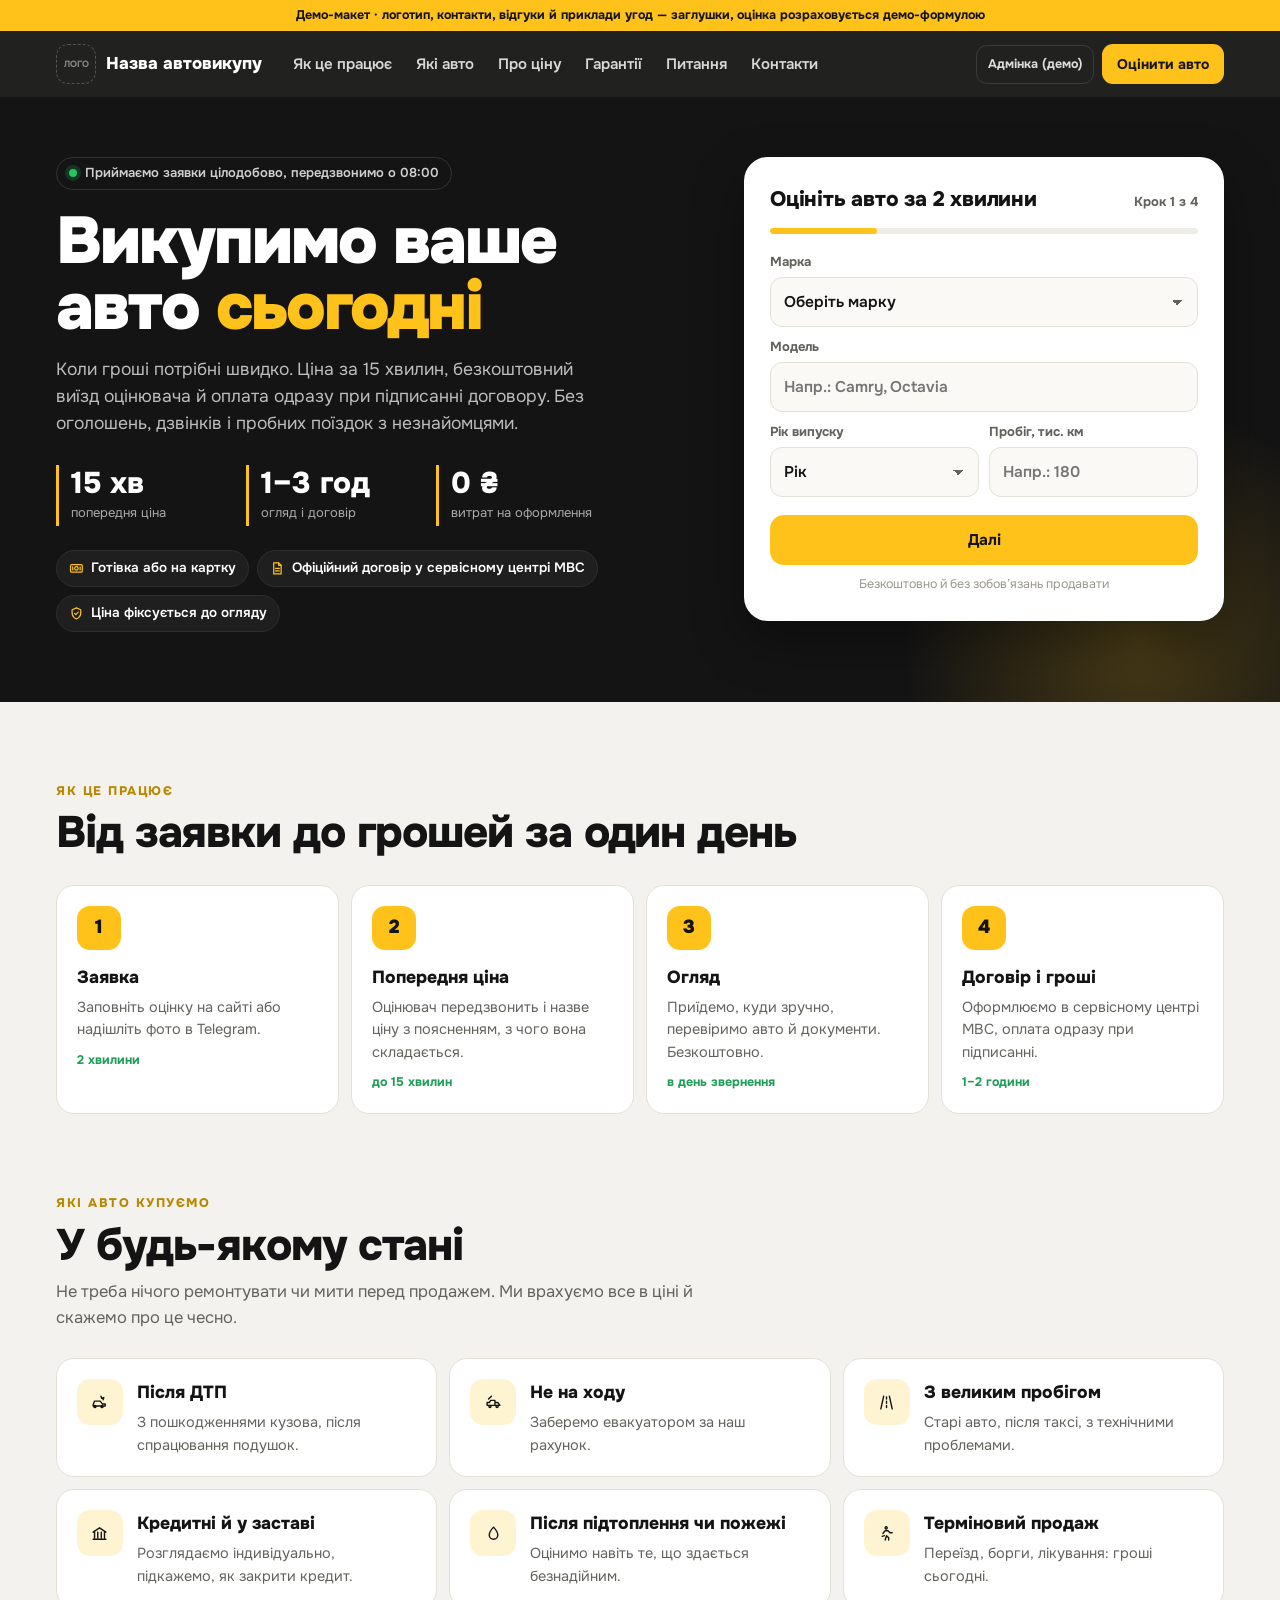
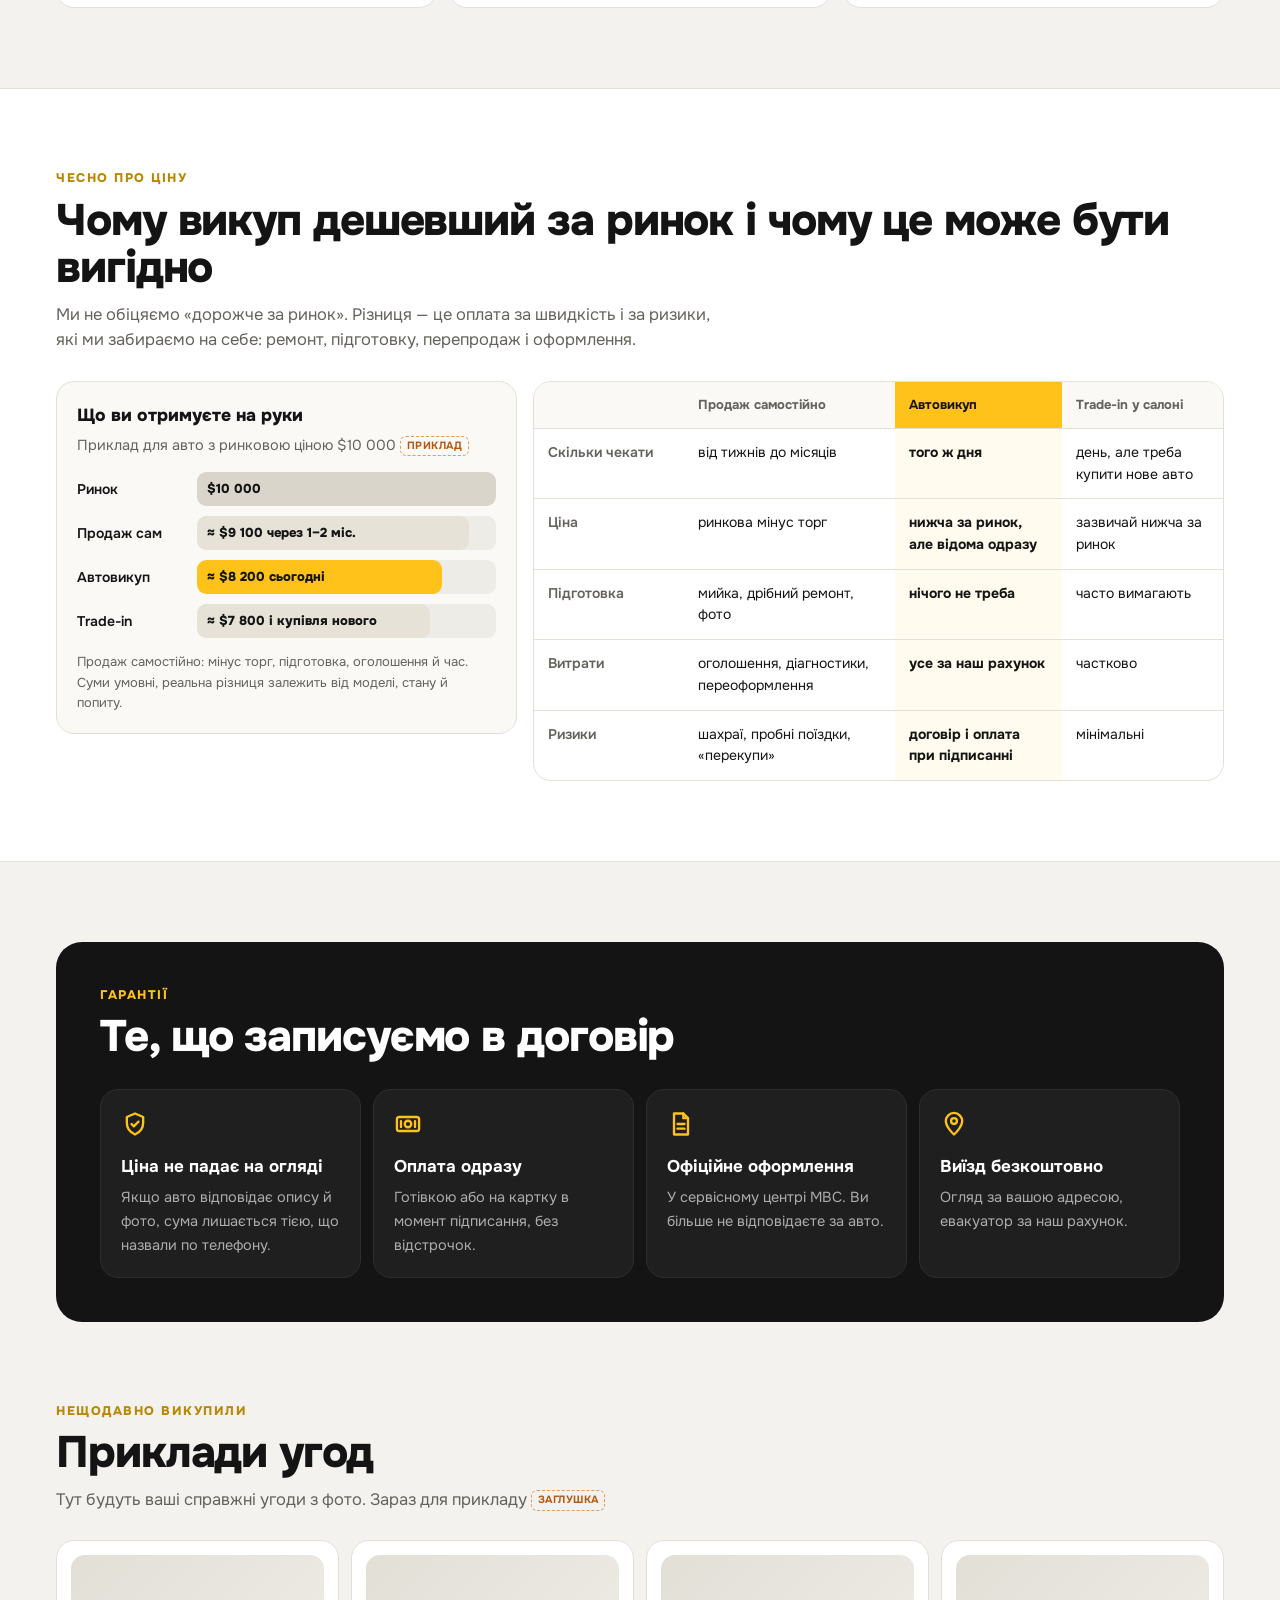
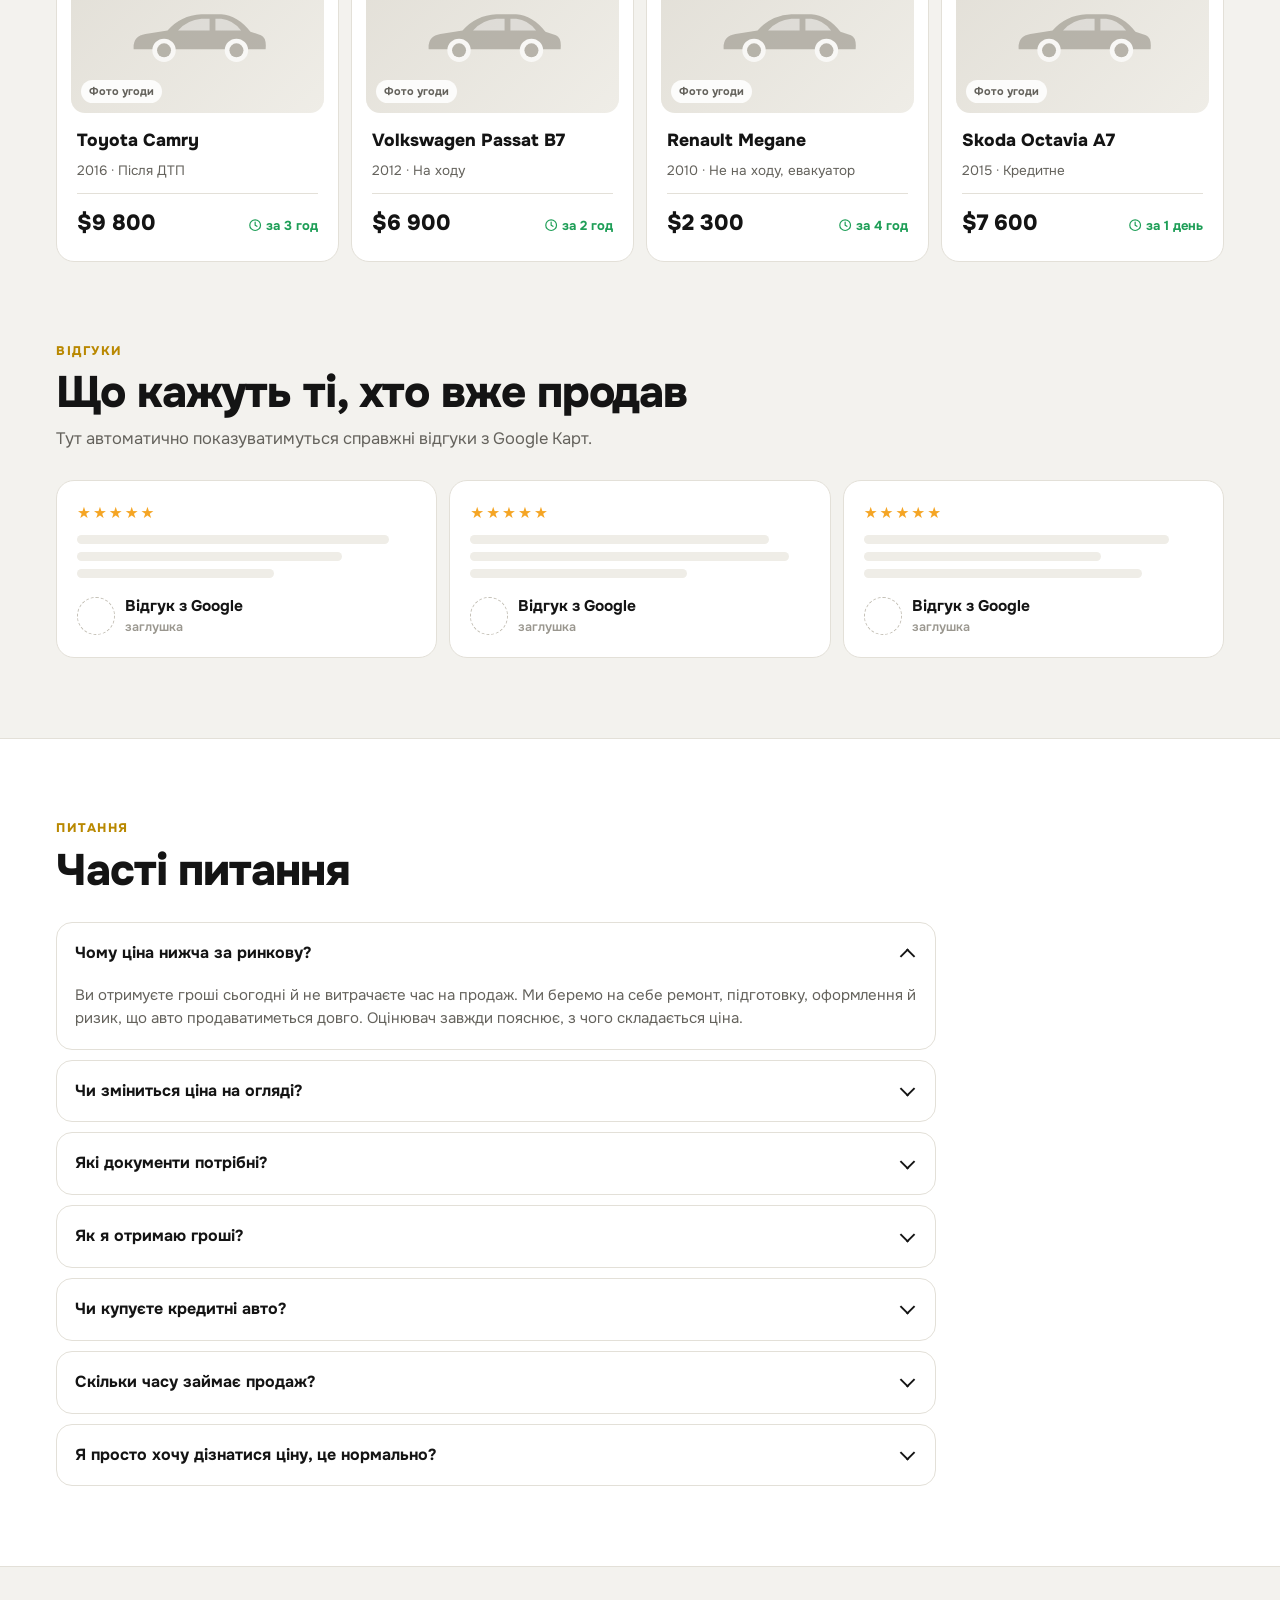
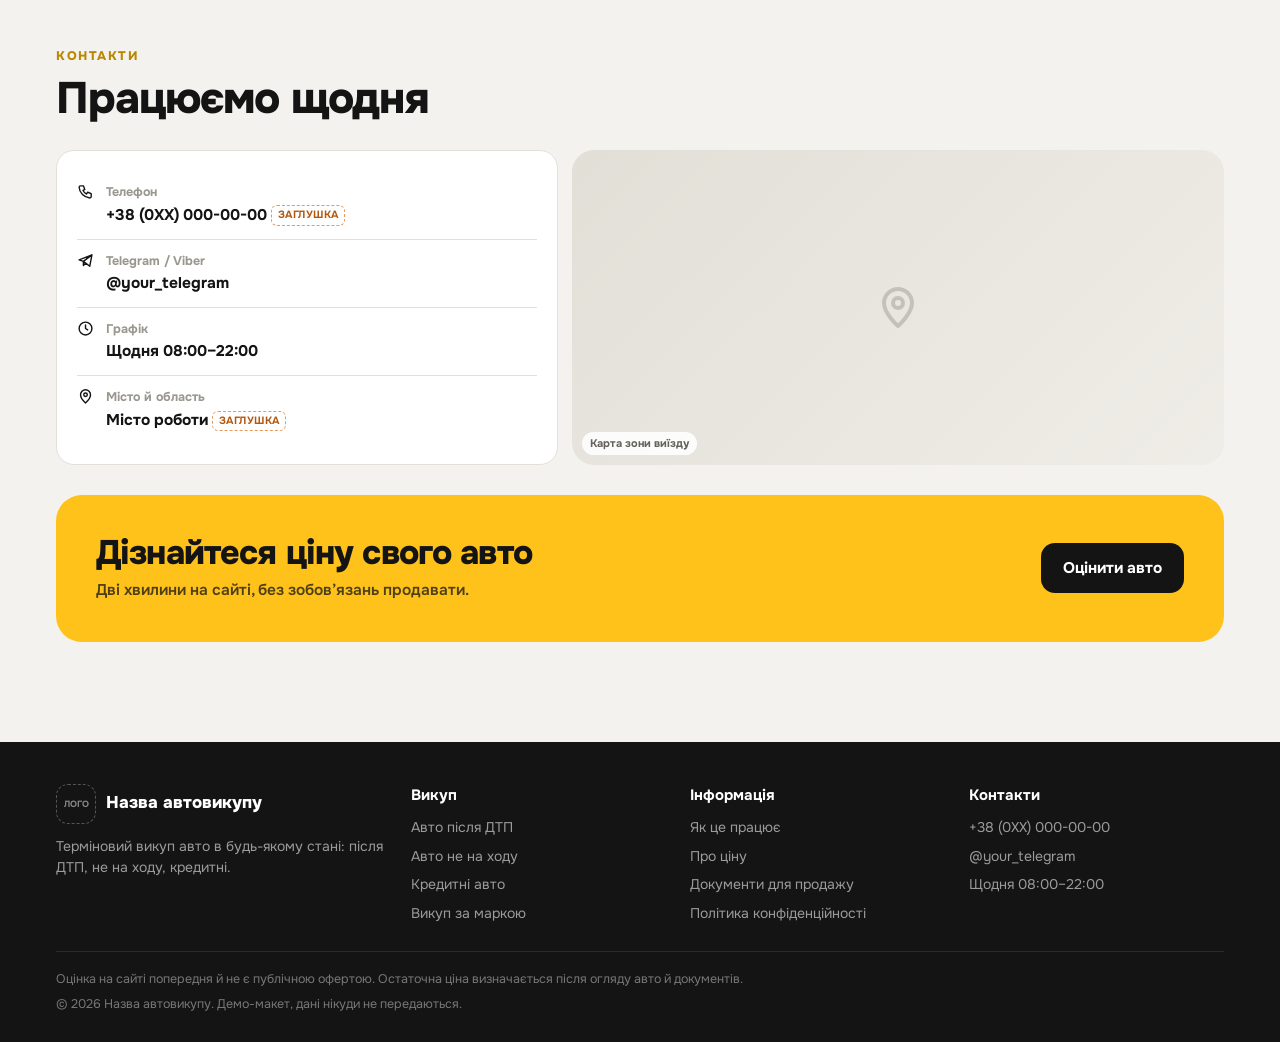
<file: avtovykup/index.html>
<!doctype html>
<html lang="uk">
<head>
<meta charset="utf-8">
<meta name="viewport" content="width=device-width,initial-scale=1,viewport-fit=cover">
<title>Автовикуп Терміновий викуп авто</title>
<meta name="theme-color" content="#141414">
<link rel="preconnect" href="https://fonts.googleapis.com">
<link rel="preconnect" href="https://fonts.gstatic.com" crossorigin>
<link href="https://fonts.googleapis.com/css2?family=Onest:wght@400;500;600;700;800;900&display=swap" rel="stylesheet">
<style>
:root{
  --bg:#F3F2EE;--card:#FFFFFF;--ink:#141414;--ink2:#2A2A2A;--mut:#64625C;--mut2:#9A978F;--line:#E3E0D8;
  --ac:#FFC21A;--ac-d:#F0B000;--ac-l:#FFF4D1;--ok:#1E9E57;--dk:#141414;--dk2:#1F1F1F;
  --r:18px;--f:'Onest',system-ui,-apple-system,'Segoe UI',Arial,sans-serif;
  color-scheme:light;
}
*{box-sizing:border-box}
html{scroll-behavior:smooth;scroll-padding-top:74px}
body{margin:0;background:var(--bg);color:var(--ink);font:15.5px/1.55 var(--f);-webkit-font-smoothing:antialiased;padding-bottom:calc(70px + env(safe-area-inset-bottom,0px))}
@media(min-width:900px){body{padding-bottom:0}}
[hidden]{display:none!important}
a{color:inherit}
button{font:inherit;color:inherit;background:none;border:0;padding:0;cursor:pointer}
h1,h2,h3,h4,p{margin:0}
:focus-visible{outline:2px solid var(--ink);outline-offset:3px;border-radius:6px}
.w{max-width:1200px;margin:0 auto;padding:0 max(16px,env(safe-area-inset-left,0px))}
.ic{width:1.1em;height:1.1em;fill:none;stroke:currentColor;stroke-width:2;stroke-linecap:round;stroke-linejoin:round;flex:none;vertical-align:-.15em}
.btn{display:inline-flex;align-items:center;justify-content:center;gap:8px;height:50px;padding:0 22px;border-radius:14px;font-weight:700;font-size:15.5px;text-decoration:none;white-space:nowrap;transition:background .15s,transform .1s,border-color .15s}
.btn:active{transform:scale(.98)}
.btn-ac{background:var(--ac);color:var(--ink)}.btn-ac:hover{background:var(--ac-d)}
.btn-dk{background:var(--ink);color:#fff}.btn-dk:hover{background:#2c2c2c}
.btn-ln{border:1.5px solid var(--line);background:var(--card)}.btn-ln:hover{border-color:var(--ink)}
.btn-gl{background:rgba(255,255,255,.08);color:#fff;border:1px solid rgba(255,255,255,.2)}.btn-gl:hover{background:rgba(255,255,255,.15)}
.btn-sm{height:40px;padding:0 15px;font-size:14px;border-radius:11px}
.tag-ph{display:inline-block;font-size:10.5px;font-weight:700;letter-spacing:.04em;text-transform:uppercase;color:#B4570E;border:1px dashed #E39A5C;border-radius:6px;padding:1px 6px;vertical-align:middle}
.ph{position:relative;background:linear-gradient(135deg,#E2DFD7,#EFEDE7);display:grid;place-items:center;overflow:hidden;color:#A29E94}
.ph svg.car{width:60%;max-width:220px;height:auto;opacity:.7}
.ph .pl{position:absolute;left:10px;bottom:10px;font-size:11px;font-weight:700;background:rgba(255,255,255,.88);color:var(--mut);padding:3px 8px;border-radius:999px}

.demo-strip{background:var(--ac);color:var(--ink);font-size:12.5px;font-weight:700;text-align:center;padding:6px 12px}
.hd{position:sticky;top:0;z-index:50;background:rgba(20,20,20,.94);color:#fff;backdrop-filter:blur(10px);-webkit-backdrop-filter:blur(10px)}
.hd .w{display:flex;align-items:center;gap:12px;height:66px}
.logo{display:flex;align-items:center;gap:10px;text-decoration:none;font-weight:800;font-size:17px;white-space:nowrap}
.logo i{width:40px;height:40px;border-radius:12px;border:1.5px dashed #555;display:grid;place-items:center;font:700 9px var(--f);color:#888;font-style:normal}
.nav{display:none;gap:2px;margin-left:8px}
.nav a{white-space:nowrap;text-decoration:none;font-weight:600;font-size:15px;color:#d8d8d8;padding:8px 11px;border-radius:10px}
.nav a:hover{background:#262626;color:#fff}
.hd-r{margin-left:auto;display:flex;align-items:center;gap:8px}
.tel{display:none;font-weight:700;text-decoration:none;white-space:nowrap;font-size:15px}
.tel small{display:block;font-size:11.5px;color:#9b9b9b;font-weight:600}
.adm-link{font-size:12.5px;font-weight:700;padding:9px 11px;border-radius:11px;border:1px solid #3a3a3a;text-decoration:none;white-space:nowrap;color:#ddd}
@media(min-width:1120px){.nav{display:flex}}
@media(min-width:1300px){.tel{display:block}}
@media(max-width:600px){.hd .hbtn{display:none}.logo span{display:none}}

/* hero */
.hero{background:var(--dk);color:#fff;position:relative;overflow:hidden}
.hero::after{content:"";position:absolute;right:-120px;bottom:-200px;width:520px;height:520px;border-radius:50%;background:radial-gradient(circle,rgba(255,194,26,.22),transparent 65%);pointer-events:none}
.hero .hw{position:relative;z-index:1;display:grid;gap:28px;padding-top:36px;padding-bottom:44px}
@media(min-width:980px){.hero .hw{grid-template-columns:1fr 480px;align-items:start;padding-top:60px;padding-bottom:70px;gap:48px}}
.hero .k{display:inline-flex;gap:8px;align-items:center;font-size:13px;font-weight:600;color:#cfcfcf;border:1px solid #333;border-radius:999px;padding:5px 12px}
.hero .k i{width:8px;height:8px;border-radius:50%;background:#22C55E;box-shadow:0 0 0 4px rgba(34,197,94,.18)}
.hero h1{font-weight:900;font-size:clamp(36px,6.4vw,66px);line-height:1;letter-spacing:-.03em;margin:18px 0 16px}
.hero h1 em{font-style:normal;color:var(--ac)}
.hero .sub{color:#BDBDBD;font-size:17.5px;max-width:540px}
.facts{display:grid;grid-template-columns:repeat(3,1fr);gap:10px;margin-top:28px;max-width:560px}
.facts div{border-left:3px solid var(--ac);padding:2px 0 2px 12px}
.facts b{display:block;font-size:clamp(22px,3.2vw,30px);font-weight:800;line-height:1.1}
.facts span{font-size:13px;color:#a9a9a9}
.trust{display:flex;flex-wrap:wrap;gap:8px;margin-top:24px}
.trust span{display:inline-flex;align-items:center;gap:7px;font-size:13.5px;font-weight:600;padding:7px 12px;border-radius:999px;background:#1f1f1f;border:1px solid #2e2e2e}
.trust .ic{color:var(--ac)}

/* quiz */
.quiz{background:var(--card);color:var(--ink);border-radius:24px;padding:22px;box-shadow:0 20px 50px rgba(0,0,0,.35)}
@media(min-width:600px){.quiz{padding:26px}}
.qh{display:flex;justify-content:space-between;align-items:baseline;gap:10px}
.qh h2{font-size:21px;font-weight:800;letter-spacing:-.01em}
.qh span{font-size:13px;font-weight:700;color:var(--mut)}
.prog{height:6px;border-radius:3px;background:#EEECE6;margin:12px 0 18px;overflow:hidden}
.prog i{display:block;height:100%;background:var(--ac);border-radius:3px;transition:width .25s}
.fgrid{display:grid;gap:10px}
@media(min-width:440px){.fgrid.two{grid-template-columns:1fr 1fr}.fgrid .full{grid-column:1/-1}}
.fld{display:grid;gap:5px;font-size:13px;font-weight:700;color:var(--mut)}
.fld input,.fld select{width:100%;height:50px;border-radius:12px;border:1.5px solid var(--line);background:#FAF9F6;font:600 15.5px var(--f);color:var(--ink);padding:0 13px;appearance:none;-webkit-appearance:none}
.fld select{background-image:linear-gradient(45deg,transparent 50%,var(--mut) 50%),linear-gradient(135deg,var(--mut) 50%,transparent 50%);background-position:calc(100% - 20px) 22px,calc(100% - 15px) 22px;background-size:5px 5px;background-repeat:no-repeat;padding-right:36px}
.fld input:focus,.fld select:focus{outline:none;border-color:var(--ink)}
.opts{display:grid;gap:8px}
.opts.g2{grid-template-columns:1fr 1fr}
.opts label{position:relative}
.opts input{position:absolute;opacity:0;pointer-events:none}
.opts span{display:flex;align-items:center;gap:10px;min-height:52px;padding:10px 13px;border-radius:13px;border:1.5px solid var(--line);font-weight:600;font-size:14.5px;cursor:pointer;background:#FAF9F6;line-height:1.3}
.opts .t{font-style:normal;display:block}
.opts span small{display:block;font-weight:500;color:var(--mut);font-size:12.5px}
.opts span::before{content:"";flex:none;width:18px;height:18px;border-radius:50%;border:2px solid #C9C5BB;background:#fff}
.opts input[type=checkbox]+span::before{border-radius:5px}
.opts input:checked+span{border-color:var(--ink);background:#fff}
.opts input:checked+span::before{border-color:var(--ink);background:var(--ink);box-shadow:inset 0 0 0 3px #fff}
.opts input:focus-visible+span{outline:2px solid var(--ink);outline-offset:2px}
.ql{font-size:14px;font-weight:800;margin:14px 0 8px}
.ql:first-child{margin-top:0}
.qnav{display:flex;gap:8px;margin-top:18px}
.qnav .btn{flex:1}
.qnav .back{flex:0 0 auto;width:50px;padding:0}
.qnote{font-size:12.5px;color:var(--mut2);margin-top:10px;text-align:center}
.photo{display:flex;align-items:center;gap:12px;border:1.5px dashed #C9C5BB;border-radius:13px;padding:12px;font-size:14px;font-weight:600;color:var(--mut);width:100%;text-align:left;background:#FAF9F6}
.photo b{width:40px;height:40px;border-radius:11px;background:var(--ac-l);display:grid;place-items:center;color:var(--ink);flex:none}
.res{text-align:center}
.res .lbl{font-size:13px;font-weight:700;color:var(--mut);text-transform:uppercase;letter-spacing:.06em}
.res .rng{font-size:clamp(30px,6vw,40px);font-weight:900;letter-spacing:-.02em;margin:6px 0 4px}
.res .car{font-weight:700;color:var(--ink2)}
.res .why{background:#FAF9F6;border:1px solid var(--line);border-radius:14px;padding:12px 14px;margin:14px 0;text-align:left;font-size:13.5px;color:var(--mut);display:grid;gap:6px}
.res .why div{display:flex;justify-content:space-between;gap:10px}
.res .why b{color:var(--ink)}
.res .ok{display:flex;gap:10px;align-items:flex-start;text-align:left;background:#EAF7EF;color:#14653A;border-radius:14px;padding:12px 14px;font-size:14px;font-weight:600}
.res .ok .ic{margin-top:3px}

section.s{padding:56px 0}
@media(min-width:900px){section.s{padding:80px 0}}
.kick{font-size:12.5px;font-weight:800;letter-spacing:.12em;text-transform:uppercase;color:#B98800}
.s h2{font-weight:800;font-size:clamp(28px,4.4vw,44px);line-height:1.08;letter-spacing:-.025em;margin:8px 0 10px}
.s .lead{color:var(--mut);max-width:660px;font-size:16.5px}
.grid{display:grid;gap:12px;margin-top:28px}
@media(min-width:720px){.g2{grid-template-columns:repeat(2,1fr)}.g3{grid-template-columns:repeat(3,1fr)}.g4{grid-template-columns:repeat(2,1fr)}}
@media(min-width:1000px){.g4{grid-template-columns:repeat(4,1fr)}}
.card{background:var(--card);border:1px solid var(--line);border-radius:var(--r);padding:20px}
.card h3{font-size:17.5px;font-weight:800;margin-bottom:5px}
.card p{color:var(--mut);font-size:14.5px}
.num{width:44px;height:44px;border-radius:13px;background:var(--ac);font-weight:900;font-size:19px;display:grid;place-items:center;margin-bottom:14px}
.step-t{display:inline-block;font-size:12.5px;font-weight:700;color:var(--ok);margin-top:10px}
.cond{display:flex;gap:14px;align-items:flex-start}
.cond .q{width:46px;height:46px;flex:none;border-radius:13px;background:var(--ac-l);display:grid;place-items:center}

/* honest */
.hon{display:grid;gap:16px;margin-top:28px}
@media(min-width:960px){.hon{grid-template-columns:1fr 1.5fr;align-items:start}}
.bar{display:grid;gap:10px}
.bar .row{display:grid;grid-template-columns:110px 1fr;gap:10px;align-items:center;font-size:14px;font-weight:600}
.bar .tr{height:34px;border-radius:9px;background:#EEECE6;overflow:hidden;position:relative}
.bar .tr i{position:absolute;inset:0 auto 0 0;border-radius:9px;display:flex;align-items:center;padding-left:10px;font-style:normal;font-size:13px;font-weight:800;white-space:nowrap}
.tblw{overflow-x:auto;border:1px solid var(--line);border-radius:var(--r);background:var(--card);-webkit-overflow-scrolling:touch}
table.cmp{width:100%;border-collapse:collapse;min-width:600px;font-size:14px}
.cmp th,.cmp td{padding:13px 14px;border-bottom:1px solid var(--line);text-align:left;vertical-align:top}
.cmp thead th{background:#FAF9F6;font-size:13px;color:var(--mut)}
.cmp th.us{background:var(--ac);color:var(--ink)}
.cmp td.us{background:#FFFBEE;font-weight:700}
.cmp td:first-child{color:var(--mut);font-weight:600;width:150px}
.cmp tr:last-child td{border-bottom:0}

/* guarantees */
.gua{background:var(--dk);color:#fff;border-radius:26px;padding:28px 20px}
@media(min-width:800px){.gua{padding:44px}}
.gua h2{color:#fff}
.gua .grid div{background:#1F1F1F;border:1px solid #2E2E2E;border-radius:var(--r);padding:20px}
.gua .grid b{display:block;font-size:17px;margin:12px 0 4px}
.gua .grid span{color:#ADADAD;font-size:14.5px}
.gua .grid .ic{width:28px;height:28px;color:var(--ac)}

/* bought */
.bought .ph{aspect-ratio:16/10;border-radius:14px;margin:-6px -6px 14px}
.bought .meta{display:flex;justify-content:space-between;gap:10px;font-size:13.5px;color:var(--mut);margin-top:6px}
.bought .pr{display:flex;justify-content:space-between;align-items:baseline;margin-top:12px;padding-top:12px;border-top:1px solid var(--line)}
.bought .pr b{font-size:22px;font-weight:800}
.bought .pr small{color:var(--ok);font-weight:700;font-size:13px}

.rv .st{color:#F5A524;letter-spacing:2px;margin-bottom:10px}
.rv .ln{height:9px;border-radius:5px;background:#EFEDE7;margin:8px 0}
.rv .who{display:flex;align-items:center;gap:10px;margin-top:16px}
.rv .av{width:38px;height:38px;border-radius:50%;border:1.5px dashed #C3BFB5}
.rv .who small{display:block;color:var(--mut2);font-size:12.5px;font-weight:600}

.faq{display:grid;gap:10px;margin-top:28px;max-width:880px}
.faq details{background:var(--card);border:1px solid var(--line);border-radius:16px;padding:0 18px}
.faq summary{list-style:none;cursor:pointer;padding:18px 30px 18px 0;font-weight:700;font-size:16px;position:relative}
.faq summary::-webkit-details-marker{display:none}
.faq summary::after{content:"";position:absolute;right:4px;top:50%;width:9px;height:9px;border-right:2.5px solid var(--ink);border-bottom:2.5px solid var(--ink);transform:translateY(-70%) rotate(45deg);transition:transform .2s}
.faq details[open] summary::after{transform:translateY(-30%) rotate(-135deg)}
.faq details p{color:var(--mut);padding:0 0 18px;font-size:15px}

.cont{display:grid;gap:14px;margin-top:28px}
@media(min-width:900px){.cont{grid-template-columns:1fr 1.3fr}}
.cont .ph{min-height:300px;border-radius:22px}
.rowc{display:flex;gap:12px;padding:12px 0;border-bottom:1px solid var(--line)}
.rowc:last-of-type{border-bottom:0}
.rowc small{display:block;color:var(--mut2);font-size:12.5px;font-weight:700}
.final{background:var(--ac);border-radius:26px;padding:30px 22px;display:grid;gap:18px;align-items:center;margin-top:30px}
@media(min-width:800px){.final{grid-template-columns:1fr auto;padding:40px}}
.final h2{margin:0}
.final p{font-weight:600;opacity:.75;margin-top:6px}

.ftr{background:var(--dk);color:#9b9b9b;padding:42px 0 28px;font-size:14px;margin-top:20px}
.ftr .cols{display:grid;gap:24px}
@media(min-width:800px){.ftr .cols{grid-template-columns:1.3fr 1fr 1fr 1fr}}
.ftr h4{color:#fff;margin:0 0 10px;font-size:15px}
.ftr ul{list-style:none;margin:0;padding:0;display:grid;gap:7px}
.ftr a{text-decoration:none}.ftr a:hover{color:#fff}
.ftr .logo{color:#fff}
.ftr .copy{margin-top:26px;padding-top:18px;border-top:1px solid #2a2a2a;font-size:12.5px;color:#777;display:grid;gap:6px}

.mbar{position:fixed;left:0;right:0;bottom:0;z-index:60;display:grid;grid-template-columns:1fr 1fr 1.4fr;gap:8px;padding:10px max(12px,env(safe-area-inset-left,0px)) calc(10px + env(safe-area-inset-bottom,0px));background:rgba(20,20,20,.96);border-top:1px solid #2a2a2a}
.mbar .btn{height:46px;padding:0 8px;font-size:14px}
.mbar .btn-ln{background:#222;border-color:#333;color:#fff}
@media(min-width:900px){.mbar{display:none}}
.toast{position:fixed;left:50%;bottom:calc(86px + env(safe-area-inset-bottom,0px));transform:translateX(-50%);z-index:2000;background:var(--ink);color:#fff;font-weight:600;font-size:14px;padding:12px 18px;border-radius:12px;box-shadow:0 10px 30px rgba(0,0,0,.3);max-width:calc(100vw - 32px);text-align:center}
@media(min-width:900px){.toast{bottom:28px}}
</style>
</head>
<body>
<svg width="0" height="0" style="position:absolute" aria-hidden="true">
  <symbol id="i-check" viewBox="0 0 24 24"><path d="M5 12.5l4.2 4.2L19 7"/></symbol>
  <symbol id="i-left" viewBox="0 0 24 24"><path d="M15 5l-7 7 7 7"/></symbol>
  <symbol id="i-clock" viewBox="0 0 24 24"><circle cx="12" cy="12" r="9"/><path d="M12 7v5l3 2"/></symbol>
  <symbol id="i-cash" viewBox="0 0 24 24"><rect x="2.5" y="6" width="19" height="12" rx="2"/><circle cx="12" cy="12" r="2.8"/><path d="M6 9.5v5M18 9.5v5"/></symbol>
  <symbol id="i-doc" viewBox="0 0 24 24"><path d="M6 3h8l4 4v14H6z"/><path d="M14 3v4h4M9 12h6M9 16h6"/></symbol>
  <symbol id="i-shield" viewBox="0 0 24 24"><path d="M12 3l7 3v5c0 4.5-3 8.3-7 10-4-1.7-7-5.5-7-10V6z"/><path d="M9 12l2 2 4-4"/></symbol>
  <symbol id="i-pin" viewBox="0 0 24 24"><path d="M12 21s-7-6.2-7-11.5a7 7 0 0 1 14 0C19 14.8 12 21 12 21z"/><circle cx="12" cy="9.5" r="2.5"/></symbol>
  <symbol id="i-phone" viewBox="0 0 24 24"><path d="M5 4h4l2 5-2.5 1.5a11 11 0 0 0 5 5L15 13l5 2v4a2 2 0 0 1-2 2A16 16 0 0 1 3 6a2 2 0 0 1 2-2z"/></symbol>
  <symbol id="i-tg" viewBox="0 0 24 24"><path d="M21 4L3 11l6 2.2M21 4l-3 16-9-6.8M21 4L9 13.2V19l3-3.3"/></symbol>
  <symbol id="i-cam" viewBox="0 0 24 24"><path d="M4 8h3l2-2.5h6L17 8h3v11H4z"/><circle cx="12" cy="13" r="3.5"/></symbol>
  <symbol id="i-crash" viewBox="0 0 24 24"><path d="M3 15l2-5h8l3 4h4v3H3zM7 17.5a1.5 1.5 0 1 0 0 .01M17 17.5a1.5 1.5 0 1 0 0 .01M14 3l1 3 3-1-1 3"/></symbol>
  <symbol id="i-tow" viewBox="0 0 24 24"><path d="M3 16h11V9H8l-2 3H3zM14 12h4l3 4h-7M5 7l4-4"/><circle cx="7" cy="17.5" r="1.5"/><circle cx="17" cy="17.5" r="1.5"/></symbol>
  <symbol id="i-road" viewBox="0 0 24 24"><path d="M8 3L4 21M16 3l4 18M12 4v3M12 10v3M12 16v3"/></symbol>
  <symbol id="i-bank" viewBox="0 0 24 24"><path d="M3 10l9-6 9 6M5 10v8M9.5 10v8M14.5 10v8M19 10v8M3 20h18"/></symbol>
  <symbol id="i-drop" viewBox="0 0 24 24"><path d="M12 3s6 6.5 6 11a6 6 0 0 1-12 0c0-4.5 6-11 6-11z"/></symbol>
  <symbol id="i-run" viewBox="0 0 24 24"><path d="M13 4a1.5 1.5 0 1 0 0 .01M10 21l2-6 3 3v3M7 12l3-4h4l3 3h3M9 15l-3 1"/></symbol>
  <symbol id="car" viewBox="0 0 260 120"><path d="M20 86 Q18 64 40 60 L78 54 Q100 28 136 26 L170 26 Q198 28 220 56 L238 62 Q248 66 246 86 Z" fill="currentColor"/><path d="M96 54 Q112 36 136 34 H150 V54 Z M160 34 H170 Q190 36 204 54 H160 Z" fill="#fff" opacity=".6"/><circle cx="72" cy="88" r="20" fill="#fff"/><circle cx="72" cy="88" r="12" fill="currentColor"/><circle cx="196" cy="88" r="20" fill="#fff"/><circle cx="196" cy="88" r="12" fill="currentColor"/></symbol>
</svg>

<div class="demo-strip">Демо-макет · логотип, контакти, відгуки й приклади угод — заглушки, оцінка розраховується демо-формулою</div>

<header class="hd">
  <div class="w">
    <a class="logo" href="#top"><i>ЛОГО</i><span>Назва автовикупу</span></a>
    <nav class="nav" aria-label="Розділи">
      <a href="#how">Як це працює</a><a href="#any">Які авто</a><a href="#price">Про ціну</a><a href="#guar">Гарантії</a><a href="#faq">Питання</a><a href="#contacts">Контакти</a>
    </nav>
    <div class="hd-r">
      <a class="tel" href="#contacts">+38 (0XX) 000-00-00<small>щодня 08:00–22:00</small></a>
      <a href="#admin" class="adm-link" data-adm>Адмінка (демо)</a>
      <a class="btn btn-ac btn-sm hbtn" href="#quiz">Оцінити авто</a>
    </div>
  </div>
</header>

<main id="top">
<section class="hero">
  <div class="w hw">
    <div>
      <span class="k"><i></i><span id="openTxt">Оцінювачі зараз на зв’язку</span></span>
      <h1>Викупимо ваше авто <em>сьогодні</em></h1>
      <p class="sub">Коли гроші потрібні швидко. Ціна за 15 хвилин, безкоштовний виїзд оцінювача й оплата одразу при підписанні договору. Без оголошень, дзвінків і пробних поїздок з незнайомцями.</p>
      <div class="facts">
        <div><b>15 хв</b><span>попередня ціна</span></div>
        <div><b>1–3 год</b><span>огляд і договір</span></div>
        <div><b>0 ₴</b><span>витрат на оформлення</span></div>
      </div>
      <div class="trust">
        <span><svg class="ic" aria-hidden="true"><use href="#i-cash"/></svg>Готівка або на картку</span>
        <span><svg class="ic" aria-hidden="true"><use href="#i-doc"/></svg>Офіційний договір у сервісному центрі МВС</span>
        <span><svg class="ic" aria-hidden="true"><use href="#i-shield"/></svg>Ціна фіксується до огляду</span>
      </div>
    </div>
    <div class="quiz" id="quiz" aria-live="polite"></div>
  </div>
</section>

<section class="s" id="how">
  <div class="w">
    <div class="kick">Як це працює</div><h2>Від заявки до грошей за один день</h2>
    <div class="grid g4">
      <div class="card"><div class="num">1</div><h3>Заявка</h3><p>Заповніть оцінку на сайті або надішліть фото в Telegram.</p><span class="step-t">2 хвилини</span></div>
      <div class="card"><div class="num">2</div><h3>Попередня ціна</h3><p>Оцінювач передзвонить і назве ціну з поясненням, з чого вона складається.</p><span class="step-t">до 15 хвилин</span></div>
      <div class="card"><div class="num">3</div><h3>Огляд</h3><p>Приїдемо, куди зручно, перевіримо авто й документи. Безкоштовно.</p><span class="step-t">в день звернення</span></div>
      <div class="card"><div class="num">4</div><h3>Договір і гроші</h3><p>Оформлюємо в сервісному центрі МВС, оплата одразу при підписанні.</p><span class="step-t">1–2 години</span></div>
    </div>
  </div>
</section>

<section class="s" id="any" style="padding-top:0">
  <div class="w">
    <div class="kick">Які авто купуємо</div><h2>У будь-якому стані</h2><p class="lead">Не треба нічого ремонтувати чи мити перед продажем. Ми врахуємо все в ціні й скажемо про це чесно.</p>
    <div class="grid g3">
      <div class="card cond"><span class="q"><svg class="ic" aria-hidden="true"><use href="#i-crash"/></svg></span><div><h3>Після ДТП</h3><p>З пошкодженнями кузова, після спрацювання подушок.</p></div></div>
      <div class="card cond"><span class="q"><svg class="ic" aria-hidden="true"><use href="#i-tow"/></svg></span><div><h3>Не на ходу</h3><p>Заберемо евакуатором за наш рахунок.</p></div></div>
      <div class="card cond"><span class="q"><svg class="ic" aria-hidden="true"><use href="#i-road"/></svg></span><div><h3>З великим пробігом</h3><p>Старі авто, після таксі, з технічними проблемами.</p></div></div>
      <div class="card cond"><span class="q"><svg class="ic" aria-hidden="true"><use href="#i-bank"/></svg></span><div><h3>Кредитні й у заставі</h3><p>Розглядаємо індивідуально, підкажемо, як закрити кредит.</p></div></div>
      <div class="card cond"><span class="q"><svg class="ic" aria-hidden="true"><use href="#i-drop"/></svg></span><div><h3>Після підтоплення чи пожежі</h3><p>Оцінимо навіть те, що здається безнадійним.</p></div></div>
      <div class="card cond"><span class="q"><svg class="ic" aria-hidden="true"><use href="#i-run"/></svg></span><div><h3>Терміновий продаж</h3><p>Переїзд, борги, лікування: гроші сьогодні.</p></div></div>
    </div>
  </div>
</section>

<section class="s" id="price" style="background:var(--card);border-block:1px solid var(--line)">
  <div class="w">
    <div class="kick">Чесно про ціну</div><h2>Чому викуп дешевший за ринок і чому це може бути вигідно</h2>
    <p class="lead">Ми не обіцяємо «дорожче за ринок». Різниця — це оплата за швидкість і за ризики, які ми забираємо на себе: ремонт, підготовку, перепродаж і оформлення.</p>
    <div class="hon">
      <div class="card" style="background:#FAF9F6">
        <h3>Що ви отримуєте на руки</h3><p style="margin-bottom:16px">Приклад для авто з ринковою ціною $10 000 <span class="tag-ph">приклад</span></p>
        <div class="bar">
          <div class="row"><span>Ринок</span><div class="tr"><i style="width:100%;background:#D9D5CB">$10 000</i></div></div>
          <div class="row"><span>Продаж сам</span><div class="tr"><i style="width:91%;background:#E6E2D8">≈ $9 100 через 1–2 міс.</i></div></div>
          <div class="row"><span>Автовикуп</span><div class="tr"><i style="width:82%;background:var(--ac)">≈ $8 200 сьогодні</i></div></div>
          <div class="row"><span>Trade-in</span><div class="tr"><i style="width:78%;background:#E6E2D8">≈ $7 800 і купівля нового</i></div></div>
        </div>
        <p style="font-size:13px;margin-top:14px">Продаж самостійно: мінус торг, підготовка, оголошення й час. Суми умовні, реальна різниця залежить від моделі, стану й попиту.</p>
      </div>
      <div class="tblw"><table class="cmp">
        <thead><tr><th></th><th>Продаж самостійно</th><th class="us">Автовикуп</th><th>Trade-in у салоні</th></tr></thead>
        <tbody>
          <tr><td>Скільки чекати</td><td>від тижнів до місяців</td><td class="us">того ж дня</td><td>день, але треба купити нове авто</td></tr>
          <tr><td>Ціна</td><td>ринкова мінус торг</td><td class="us">нижча за ринок, але відома одразу</td><td>зазвичай нижча за ринок</td></tr>
          <tr><td>Підготовка</td><td>мийка, дрібний ремонт, фото</td><td class="us">нічого не треба</td><td>часто вимагають</td></tr>
          <tr><td>Витрати</td><td>оголошення, діагностики, переоформлення</td><td class="us">усе за наш рахунок</td><td>частково</td></tr>
          <tr><td>Ризики</td><td>шахраї, пробні поїздки, «перекупи»</td><td class="us">договір і оплата при підписанні</td><td>мінімальні</td></tr>
        </tbody></table></div>
    </div>
  </div>
</section>

<section class="s" id="guar">
  <div class="w">
    <div class="gua">
      <div class="kick" style="color:var(--ac)">Гарантії</div><h2>Те, що записуємо в договір</h2>
      <div class="grid g4">
        <div><svg class="ic" aria-hidden="true"><use href="#i-shield"/></svg><b>Ціна не падає на огляді</b><span>Якщо авто відповідає опису й фото, сума лишається тією, що назвали по телефону.</span></div>
        <div><svg class="ic" aria-hidden="true"><use href="#i-cash"/></svg><b>Оплата одразу</b><span>Готівкою або на картку в момент підписання, без відстрочок.</span></div>
        <div><svg class="ic" aria-hidden="true"><use href="#i-doc"/></svg><b>Офіційне оформлення</b><span>У сервісному центрі МВС. Ви більше не відповідаєте за авто.</span></div>
        <div><svg class="ic" aria-hidden="true"><use href="#i-pin"/></svg><b>Виїзд безкоштовно</b><span>Огляд за вашою адресою, евакуатор за наш рахунок.</span></div>
      </div>
    </div>
  </div>
</section>

<section class="s" style="padding-top:0">
  <div class="w">
    <div class="kick">Нещодавно викупили</div><h2>Приклади угод</h2><p class="lead">Тут будуть ваші справжні угоди з фото. Зараз для прикладу <span class="tag-ph">заглушка</span></p>
    <div class="grid g4" id="bought"></div>
  </div>
</section>

<section class="s" id="reviews" style="padding-top:0">
  <div class="w">
    <div class="kick">Відгуки</div><h2>Що кажуть ті, хто вже продав</h2><p class="lead">Тут автоматично показуватимуться справжні відгуки з Google Карт.</p>
    <div class="grid g3 rv">
      <div class="card"><div class="st">★★★★★</div><div class="ln" style="width:92%"></div><div class="ln" style="width:78%"></div><div class="ln" style="width:58%"></div><div class="who"><div class="av"></div><div><b>Відгук з Google</b><small>заглушка</small></div></div></div>
      <div class="card"><div class="st">★★★★★</div><div class="ln" style="width:88%"></div><div class="ln" style="width:94%"></div><div class="ln" style="width:64%"></div><div class="who"><div class="av"></div><div><b>Відгук з Google</b><small>заглушка</small></div></div></div>
      <div class="card"><div class="st">★★★★★</div><div class="ln" style="width:90%"></div><div class="ln" style="width:70%"></div><div class="ln" style="width:82%"></div><div class="who"><div class="av"></div><div><b>Відгук з Google</b><small>заглушка</small></div></div></div>
    </div>
  </div>
</section>

<section class="s" id="faq" style="background:var(--card);border-block:1px solid var(--line)">
  <div class="w"><div class="kick">Питання</div><h2>Часті питання</h2><div class="faq" id="faqList"></div></div>
</section>

<section class="s" id="contacts">
  <div class="w">
    <div class="kick">Контакти</div><h2>Працюємо щодня</h2>
    <div class="cont">
      <div class="card">
        <div class="rowc"><svg class="ic" aria-hidden="true"><use href="#i-phone"/></svg><div><small>Телефон</small><b>+38 (0XX) 000-00-00</b> <span class="tag-ph">заглушка</span></div></div>
        <div class="rowc"><svg class="ic" aria-hidden="true"><use href="#i-tg"/></svg><div><small>Telegram / Viber</small><b>@your_telegram</b></div></div>
        <div class="rowc"><svg class="ic" aria-hidden="true"><use href="#i-clock"/></svg><div><small>Графік</small><b>Щодня 08:00–22:00</b></div></div>
        <div class="rowc"><svg class="ic" aria-hidden="true"><use href="#i-pin"/></svg><div><small>Місто й область</small><b>Місто роботи</b> <span class="tag-ph">заглушка</span></div></div>
      </div>
      <div class="ph"><svg class="ic" style="width:48px;height:48px;opacity:.5" aria-hidden="true"><use href="#i-pin"/></svg><span class="pl">Карта зони виїзду</span></div>
    </div>
    <div class="final">
      <div><h2 style="font-size:clamp(24px,3.6vw,34px)">Дізнайтеся ціну свого авто</h2><p>Дві хвилини на сайті, без зобов’язань продавати.</p></div>
      <a class="btn btn-dk" href="#quiz">Оцінити авто</a>
    </div>
  </div>
</section>
</main>

<footer class="ftr">
  <div class="w">
    <div class="cols">
      <div><a class="logo" href="#top"><i>ЛОГО</i>Назва автовикупу</a><p style="margin-top:12px">Терміновий викуп авто в будь-якому стані: після ДТП, не на ходу, кредитні.</p></div>
      <div><h4>Викуп</h4><ul><li><a href="#" data-stub="Сторінка буде в повному сайті">Авто після ДТП</a></li><li><a href="#" data-stub="Сторінка буде в повному сайті">Авто не на ходу</a></li><li><a href="#" data-stub="Сторінка буде в повному сайті">Кредитні авто</a></li><li><a href="#" data-stub="Сторінка буде в повному сайті">Викуп за маркою</a></li></ul></div>
      <div><h4>Інформація</h4><ul><li><a href="#how">Як це працює</a></li><li><a href="#price">Про ціну</a></li><li><a href="#faq">Документи для продажу</a></li><li><a href="#" data-stub="Сторінка буде в повному сайті">Політика конфіденційності</a></li></ul></div>
      <div><h4>Контакти</h4><ul><li>+38 (0XX) 000-00-00</li><li>@your_telegram</li><li>Щодня 08:00–22:00</li></ul></div>
    </div>
    <div class="copy"><span>Оцінка на сайті попередня й не є публічною офертою. Остаточна ціна визначається після огляду авто й документів.</span><span>© 2026 Назва автовикупу. Демо-макет, дані нікуди не передаються.</span></div>
  </div>
</footer>

<div class="mbar">
  <a class="btn btn-ln" href="#contacts"><svg class="ic" aria-hidden="true"><use href="#i-phone"/></svg>Дзвінок</a>
  <button class="btn btn-ln" data-stub="Відкриється Telegram, куди можна одразу надіслати фото авто"><svg class="ic" aria-hidden="true"><use href="#i-tg"/></svg>Фото</button>
  <a class="btn btn-ac" href="#quiz">Оцінити авто</a>
</div>
<div id="toast" class="toast" role="status" aria-live="polite" hidden><span id="toastText"></span></div>

<script>
(function(){
  // демо-формула: базова ринкова ціна нового авто класу, амортизація, пробіг, стан
  var BR=[['Toyota',1.15],['Volkswagen',1.0],['Skoda',0.95],['Hyundai',0.9],['Kia',0.9],['Renault',0.75],['Nissan',0.9],['Ford',0.9],['Chevrolet',0.75],['Mitsubishi',0.95],['Mazda',1.0],['Honda',1.05],['BMW',1.45],['Mercedes-Benz',1.5],['Audi',1.4],['Lexus',1.6],['Daewoo',0.5],['ВАЗ / Lada',0.45],['Інша марка',0.85]];
  var COND=[['ok','На ходу, без вкладень','',1],['small','Потрібен дрібний ремонт','',0.88],['dtp','Після ДТП','кузов пошкоджено',0.6],['dead','Не на ходу','мотор, коробка чи електрика',0.5]];
  var DOCS=[['ua','На обліку в Україні, я власник',1],['proxy','Продаю за довіреністю',0.92],['credit','Кредитне або в заставі',0.85]];
  var URG=[['today','Сьогодні','гроші потрібні терміново'],['week','Протягом тижня',''],['look','Просто дізнатися ціну','']];
  var Q={step:0,br:'',model:'',year:'',km:'',cond:'ok',docs:'ua',urg:'today',city:'',name:'',phone:'',via:'Дзвінок'};
  var STEPS=4;
  window.__P=[
    {id:'v1',cat:'city',name:'Toyota Camry 2016',h:'Після ДТП',d:9800,desc:''},
    {id:'v2',cat:'city',name:'Volkswagen Passat B7 2012',h:'На ходу',d:6900,desc:''},
    {id:'v3',cat:'city',name:'Renault Megane 2010',h:'Не на ходу',d:2300,desc:''},
    {id:'v4',cat:'city',name:'Skoda Octavia A7 2015',h:'Кредитне',d:7600,desc:''}
  ];
  window.__L=[
    [1288,'new','Олег','+380 67 000 00 31','Сьогодні · на ходу','Toyota RAV4 2014, 190 тис. км','11000','Сьогодні 13:20'],
    [1287,'work','Світлана','+380 50 000 00 32','Сьогодні · після ДТП','Hyundai Tucson 2017, 120 тис. км','8400','Сьогодні 12:05'],
    [1286,'ship','Андрій','+380 93 000 00 33','Протягом тижня · не на ходу','Opel Astra 2008, 260 тис. км','1700','Сьогодні 10:40'],
    [1285,'done','Максим','+380 63 000 00 34','Сьогодні · на ходу','Skoda Octavia 2015, 210 тис. км','7600','Вчора 17:10'],
    [1284,'cancel','Ірина','+380 66 000 00 35','Просто ціна','Kia Ceed 2012','5200','Вчора 11:30']
  ];
  function $(s){return document.querySelector(s);}
  function esc(s){return String(s).replace(/[&<>"]/g,function(c){return {'&':'&amp;','<':'&lt;','>':'&gt;','"':'&quot;'}[c];});}
  function usd(n){return '$'+String(Math.round(n)).replace(/\B(?=(\d{3})+(?!\d))/g,' ');}
  function I(n){return '<svg class="ic" aria-hidden="true"><use href="#i-'+n+'"/></svg>';}
  var tt=null;function toast(m){$('#toastText').textContent=m;$('#toast').hidden=false;clearTimeout(tt);tt=setTimeout(function(){$('#toast').hidden=true;},2600);}
  function opts(name,list,val,cls){return '<div class="opts'+(cls?' '+cls:'')+'">'+list.map(function(o){return '<label><input type="radio" name="'+name+'" value="'+o[0]+'"'+(val===o[0]?' checked':'')+'><span><em class="t">'+esc(o[1])+(o[2]?'<small>'+esc(o[2])+'</small>':'')+'</em></span></label>';}).join('')+'</div>';}

  function estimate(){
    var b=BR.filter(function(x){return x[0]===Q.br;})[0],k=b?b[1]:0.85;
    var y=+Q.year||2012,age=Math.max(0,2026-y);
    var market=30000*k*Math.pow(0.915,age);
    var km=+String(Q.km).replace(/\D/g,'')||age*17000;
    var exp=Math.max(age,1)*17000;var kmf=Math.max(0.75,Math.min(1.08,1-(km-exp)/exp*0.12));
    market*=kmf;market=Math.max(market,900);
    var c=COND.filter(function(x){return x[0]===Q.cond;})[0][3];
    var d=DOCS.filter(function(x){return x[0]===Q.docs;})[0][2];
    var buy=market*c*d*0.82;
    var lo=Math.round(buy*0.93/50)*50,hi=Math.round(buy*1.05/50)*50;
    return {market:Math.round(market/50)*50,lo:lo,hi:hi,c:c,d:d,kmf:kmf};
  }
  function years(){var o='<option value="">Рік</option>';for(var y=2025;y>=1995;y--)o+='<option'+(String(y)===String(Q.year)?' selected':'')+'>'+y+'</option>';return o;}
  function render(){
    var s=Q.step,h='';
    if(s<STEPS) h+='<div class="qh"><h2>'+['Оцініть авто за 2 хвилини','Стан авто','Документи й терміновість','Куди надіслати ціну'][s]+'</h2><span>Крок '+(s+1)+' з '+STEPS+'</span></div><div class="prog"><i style="width:'+((s+1)/STEPS*100)+'%"></i></div>';
    if(s===0){
      h+='<div class="fgrid two"><label class="fld full" for="q-br">Марка<select id="q-br"><option value="">Оберіть марку</option>'+BR.map(function(b){return '<option'+(b[0]===Q.br?' selected':'')+'>'+b[0]+'</option>';}).join('')+'</select></label>'
        +'<label class="fld full" for="q-model">Модель<input id="q-model" value="'+esc(Q.model)+'" placeholder="Напр.: Camry, Octavia"></label>'
        +'<label class="fld" for="q-year">Рік випуску<select id="q-year">'+years()+'</select></label>'
        +'<label class="fld" for="q-km">Пробіг, тис. км<input id="q-km" inputmode="numeric" value="'+esc(Q.km?Math.round(+Q.km/1000):'')+'" placeholder="Напр.: 180"></label></div>';
    } else if(s===1){
      h+=opts('cond',COND,Q.cond)+'<div style="margin-top:10px"><button type="button" class="photo" data-stub="Тут клієнт додасть фото авто з телефона"><b>'+I('cam')+'</b><span>Додати фото <small style="display:block;font-weight:500;color:var(--mut2)">з фото оцінка точніша, але можна й без них</small></span></button></div>';
    } else if(s===2){
      h+='<div class="ql">Документи</div>'+opts('docs',DOCS.map(function(d){return [d[0],d[1],''];}),Q.docs)+'<div class="ql">Коли потрібні гроші</div>'+opts('urg',URG,Q.urg);
    } else if(s===3){
      h+='<div class="fgrid two"><label class="fld full" for="q-phone">Телефон<input id="q-phone" type="tel" inputmode="tel" autocomplete="tel" value="'+esc(Q.phone)+'" placeholder="+38 (0XX) 000-00-00"></label>'
        +'<label class="fld" for="q-name">Ім’я<input id="q-name" autocomplete="name" value="'+esc(Q.name)+'" placeholder="Ваше ім’я"></label>'
        +'<label class="fld" for="q-city">Місто<input id="q-city" value="'+esc(Q.city)+'" placeholder="Де стоїть авто"></label></div>'
        +'<div class="ql">Як зв’язатися</div>'+opts('via',[['Дзвінок','Дзвінок',''],['Telegram','Telegram',''],['Viber','Viber','']],Q.via,'g2');
    } else {
      var e=estimate();
      h+='<div class="res"><div class="lbl">Попередня оцінка викупу</div><div class="rng">'+usd(e.lo)+' – '+usd(e.hi)+'</div><div class="car">'+esc((Q.br+' '+Q.model).trim())+', '+esc(Q.year)+'</div>'
        +'<div class="why"><div><span>Орієнтовна ринкова ціна</span><b>≈ '+usd(e.market)+'</b></div><div><span>Стан</span><b>'+(e.c<1?'−'+Math.round((1-e.c)*100)+'%':'без знижки')+'</b></div><div><span>Документи</span><b>'+(e.d<1?'−'+Math.round((1-e.d)*100)+'%':'без знижки')+'</b></div><div><span>Швидкість і наші ризики</span><b>−18%</b></div></div>'
        +'<div class="ok">'+I('check')+'<span>Заявку №'+Q.num+' прийнято. Оцінювач '+(Q.via==='Дзвінок'?'передзвонить':'напише в '+esc(Q.via))+' протягом 15 хвилин і назве точну ціну. Якщо стан відповідає опису, на огляді вона не зміниться.</span></div>'
        +'<p class="qnote">Демо-розрахунок для прикладу. На робочому сайті формулу налаштуємо під ваші ціни, а заявка прийде вам у Telegram.</p>'
        +'<div class="qnav"><a class="btn btn-dk" href="#admin" data-adm>Заявка в адмінці</a><button type="button" class="btn btn-ln" data-restart>Оцінити ще</button></div></div>';
    }
    if(s<STEPS) h+='<div class="qnav">'+(s>0?'<button type="button" class="btn btn-ln back" data-back aria-label="Назад">'+I('left')+'</button>':'')+'<button type="button" class="btn btn-ac" data-next>'+(s===STEPS-1?'Отримати оцінку':'Далі')+'</button></div>'
      +(s===0?'<p class="qnote">Безкоштовно й без зобов’язань продавати</p>':'');
    $('#quiz').innerHTML=h;
  }
  function save(){
    var v=function(id){var el=$('#'+id);return el?el.value.trim():null;};
    if(Q.step===0){Q.br=v('q-br');Q.model=v('q-model');Q.year=v('q-year');var k=v('q-km');Q.km=k?String(+k.replace(/\D/g,'')*1000):'';}
    if(Q.step===3){Q.phone=v('q-phone');Q.name=v('q-name');Q.city=v('q-city');}
    ['cond','docs','urg','via'].forEach(function(n){var r=document.querySelector('#quiz input[name='+n+']:checked');if(r)Q[n]=r.value;});
  }
  function valid(){
    if(Q.step===0){if(!Q.br){toast('Оберіть марку');$('#q-br').focus();return false;}if(!Q.year){toast('Оберіть рік випуску');$('#q-year').focus();return false;}}
    if(Q.step===3){if(Q.phone.replace(/\D/g,'').length<10){toast('Вкажіть телефон повністю');$('#q-phone').focus();return false;}}
    return true;
  }
  render();
  $('#quiz').addEventListener('click',function(e){
    if(e.target.closest('[data-next]')){save();if(!valid())return;Q.step++;
      if(Q.step===STEPS){var en=estimate();Q.num=1289+window.__L.length-5;
        window.__L.unshift([Q.num,'new',Q.name||'Без імені',Q.phone,(URG.filter(function(u){return u[0]===Q.urg;})[0][1])+' · '+COND.filter(function(c){return c[0]===Q.cond;})[0][1].toLowerCase(),(Q.br+' '+Q.model).trim()+' '+Q.year+(Q.km?', '+Math.round(Q.km/1000)+' тис. км':''),String(Math.round((en.lo+en.hi)/2)),'Щойно']);}
      render();if(window.innerWidth<980)document.getElementById('quiz').scrollIntoView({block:'start'});return;}
    if(e.target.closest('[data-back]')){save();Q.step--;render();return;}
    if(e.target.closest('[data-restart]')){Q={step:0,br:'',model:'',year:'',km:'',cond:'ok',docs:'ua',urg:'today',city:'',name:'',phone:'',via:'Дзвінок'};render();return;}
  });
  $('#quiz').addEventListener('keydown',function(e){if(e.key==='Enter'&&e.target.tagName==='INPUT'){e.preventDefault();var b=$('#quiz [data-next]');b&&b.click();}});

  var BO=[['Toyota Camry','2016','Після ДТП','за 3 год',9800],['Volkswagen Passat B7','2012','На ходу','за 2 год',6900],['Renault Megane','2010','Не на ходу, евакуатор','за 4 год',2300],['Skoda Octavia A7','2015','Кредитне','за 1 день',7600]];
  $('#bought').innerHTML=BO.map(function(b){return '<div class="card bought"><div class="ph"><svg class="car" aria-hidden="true"><use href="#car"/></svg><span class="pl">Фото угоди</span></div><h3>'+esc(b[0])+'</h3><div class="meta"><span>'+b[1]+' · '+esc(b[2])+'</span></div><div class="pr"><b>'+usd(b[4])+'</b><small>'+I('clock')+' '+b[3]+'</small></div></div>';}).join('');

  var FAQ=[
    ['Чому ціна нижча за ринкову?','Ви отримуєте гроші сьогодні й не витрачаєте час на продаж. Ми беремо на себе ремонт, підготовку, оформлення й ризик, що авто продаватиметься довго. Оцінювач завжди пояснює, з чого складається ціна.'],
    ['Чи зміниться ціна на огляді?','Ні, якщо стан і документи відповідають тому, що ви описали. Якщо на огляді знайдемо щось серйозне, чого не було в описі, покажемо це й пояснимо нову суму. Ви можете відмовитися без жодних витрат.'],
    ['Які документи потрібні?','Свідоцтво про реєстрацію авто, паспорт та ідентифікаційний код власника. Якщо продаєте не ви, потрібна довіреність, це розглядаємо індивідуально.'],
    ['Як я отримаю гроші?','Готівкою або переказом на картку в момент підписання договору в сервісному центрі МВС.'],
    ['Чи купуєте кредитні авто?','Так, розглядаємо індивідуально. Можемо погасити залишок кредиту з суми викупу, а різницю віддати вам.'],
    ['Скільки часу займає продаж?','Попередня ціна до 15 хвилин, огляд у день звернення, оформлення 1–2 години. Зазвичай усе вкладається в один день.'],
    ['Я просто хочу дізнатися ціну, це нормально?','Так. Оцінка безкоштовна й ні до чого не зобов’язує.']
  ];
  $('#faqList').innerHTML=FAQ.map(function(q,i){return '<details'+(i===0?' open':'')+'><summary>'+esc(q[0])+'</summary><p>'+esc(q[1])+'</p></details>';}).join('');
  var h=new Date().getHours();if(h<8||h>=22)$('#openTxt').textContent='Приймаємо заявки цілодобово, передзвонимо о 08:00';

  document.addEventListener('click',function(e){
    if(e.target.closest('#adm'))return;
    var t=e.target.closest('[data-stub]');
    if(t){e.preventDefault();toast('Демо: '+t.dataset.stub.charAt(0).toLowerCase()+t.dataset.stub.slice(1));}
  });
})();
</script>
<link rel="stylesheet" href="https://fonts.googleapis.com/css2?family=Open+Sans:wght@400;600;700&display=swap">
<style>
#adm{display:none;position:fixed;inset:0;z-index:1000;background:#EDEDED;font:13px/1.45 'Open Sans',Arial,sans-serif;color:#333;overflow:hidden}
#adm.on{display:flex}
#adm *{box-sizing:border-box}
#adm a{color:inherit;text-decoration:none;cursor:pointer}
.a-side{width:230px;background:#242D37;color:#c9d1da;display:flex;flex-direction:column;flex-shrink:0;overflow-y:auto}
.a-logo{padding:18px 20px;color:#fff;font-weight:700;font-size:16px;display:flex;gap:8px;align-items:center}
.a-logo i{width:26px;height:26px;border-radius:8px;background:#2563EB;display:inline-block}
.a-user{padding:0 20px 14px;font-size:12px;color:#8a97a6}
.a-menu a{display:flex;gap:10px;align-items:center;padding:10px 20px;color:#c9d1da;border-left:3px solid transparent}
.a-menu a:hover{background:#2c3743;color:#fff}
.a-menu a.on{background:#2c3743;color:#fff;border-left-color:#1E91CF}
.a-menu b{width:8px;height:8px;border-radius:3px;background:#4A90E2;flex-shrink:0}
.a-sub{padding:2px 0 6px}.a-sub a{padding:6px 20px 6px 51px;font-size:12.5px;color:#8a97a6}
.a-stat{margin:14px 16px;padding:12px;border-radius:14px;background:#2c3743;font-size:12px}
.a-stat div{display:flex;justify-content:space-between;padding:3px 0}
.a-stat span{display:block;height:5px;border-radius:3px;background:#1b222a;margin-top:2px}
.a-stat span i{display:block;height:100%;border-radius:3px;background:#1E91CF}
.a-main{flex:1;min-width:0;display:flex;flex-direction:column}
.a-top{height:54px;background:#fff;display:flex;align-items:center;justify-content:space-between;padding:0 22px;gap:12px;flex-shrink:0}
.a-top .burger{display:none;cursor:pointer;font-size:20px}
.a-top a{color:#2563EB!important;font-weight:600}
.a-body{flex:1;overflow-y:auto;padding:22px}
.a-h{display:flex;justify-content:space-between;align-items:center;gap:10px;flex-wrap:wrap;margin-bottom:16px}
.a-h h1{margin:0;font-size:22px;font-weight:600}
.a-bc{font-size:12px;color:#8a97a6}
.a-tiles{display:grid;grid-template-columns:repeat(auto-fit,minmax(200px,1fr));gap:14px;margin-bottom:18px}
.a-tile{background:#fff;border-radius:20px;padding:18px 20px}
.a-tile small{color:#8a97a6;text-transform:uppercase;font-size:11px;letter-spacing:.04em}
.a-tile strong{display:block;font-size:28px;font-weight:700;margin-top:4px}
.a-tile em{font-style:normal;font-size:12px;color:#16a34a}
.a-panel{background:#fff;border-radius:20px;padding:20px;margin-bottom:18px}
.a-panel h2{margin:0 0 12px;font-size:15px;font-weight:600}
.a-cols{display:grid;grid-template-columns:2fr 1fr;gap:18px}
.a-chart{display:flex;align-items:flex-end;gap:8px;height:150px;padding-top:10px}
.a-chart div{flex:1;background:#4A90E2;border-radius:8px 8px 0 0;position:relative;min-height:6px}
.a-chart div span{position:absolute;bottom:-18px;left:0;right:0;text-align:center;font-size:10px;color:#8a97a6}
.a-tbl{width:100%;border-collapse:collapse}
.a-tbl th{text-align:left;font-weight:600;color:#6b7785;padding:9px 10px;border-bottom:1px solid #E9ECEF;font-size:12px;white-space:nowrap}
.a-tbl td{padding:10px;border-bottom:1px solid #F1F5F9;vertical-align:middle}
.a-tbl tr:hover td{background:#fafcfe}
.a-wrap{overflow-x:auto}
.a-btn{display:inline-flex;align-items:center;gap:6px;border:0;border-radius:12px;padding:9px 16px;background:#2563EB;color:#fff!important;font:600 13px 'Open Sans',sans-serif;cursor:pointer}
.a-btn.g{background:#F1F5F9;color:#333!important}
.a-btn.s{padding:6px 11px;border-radius:10px;font-size:12px}
.a-in{width:100%;background:#F1F5F9;border:1px solid transparent;border-radius:12px;padding:10px 13px;font:13px 'Open Sans',sans-serif;color:#333}
.a-in:focus{outline:0;border-color:#1E91CF;background:#fff}
textarea.a-in{min-height:110px;resize:vertical}
.a-fl{display:flex;gap:10px;flex-wrap:wrap;margin-bottom:14px}.a-fl .a-in{width:auto;min-width:150px;flex:1}
.a-tabs{display:flex;gap:4px;border-bottom:1px solid #E9ECEF;margin-bottom:18px;flex-wrap:wrap}
.a-tabs a{padding:9px 16px;border-radius:12px 12px 0 0;color:#6b7785}
.a-tabs a.on{background:#F1F5F9;color:#2563EB;font-weight:600}
.a-row{display:grid;grid-template-columns:180px 1fr;gap:12px;align-items:start;margin-bottom:14px}
.a-row label{padding-top:10px;font-weight:600;color:#555}
.a-st{display:inline-block;border-radius:8px;padding:3px 10px;font-size:12px;font-weight:600}
.a-badge{display:inline-block;padding:2px 8px;border-radius:8px;font-size:11px;font-weight:600}
.o-card{display:flex;background:#fff;border-radius:16px;margin-bottom:10px;overflow:hidden;align-items:stretch}
.o-card>i{width:6px;flex-shrink:0}
.o-card>div{flex:1;padding:12px 16px;display:grid;grid-template-columns:90px 1.4fr 1.6fr 100px 170px;gap:12px;align-items:center}
.o-card small{color:#8a97a6;display:block}
@media(max-width:800px){
.a-side{position:absolute;left:-240px;top:0;bottom:0;z-index:5;transition:left .2s}
#adm.menu .a-side{left:0}
.a-top .burger{display:block}
.a-cols{grid-template-columns:1fr}
.a-row{grid-template-columns:1fr;gap:4px}.a-row label{padding-top:0}
.o-card>div{grid-template-columns:1fr 1fr}
.a-body{padding:14px}
}
.fa-link{cursor:pointer}
</style>

<div id="adm" aria-label="Адмін-панель (демо)">
<aside class="a-side">
<div class="a-logo"><i></i>Назва автовикупу</div>
<div class="a-user">Адміністратор · демо</div>
<nav class="a-menu" id="aMenu"></nav>
<div class="a-stat">
<div><span>Конверсія заявок</span><b>74%</b></div><span><i style="width:74%"></i></span>
<div><span>Заявки</span><b>52%</b></div><span><i style="width:52%"></i></span>
<div><span>Клієнти</span><b>31%</b></div><span><i style="width:31%"></i></span>
</div>
</aside>
<div class="a-main">
<div class="a-top"><span class="burger" data-a="burger">☰</span><span class="a-bc" id="aBc">Панель керування</span><a data-a="exit">← Перейти на сайт</a></div>
<div class="a-body" id="aBody"></div>
</div>
</div>

<script>
(function(){
  var P = window.__P || [];
  var adm = document.getElementById('adm');
  var A = {v:'dash', pid:null, tab:'g', q:'', st:''};
  var STAT = {
    new:['Нова','#DBEAFE','#1D4ED8','#2563EB'],
    work:['Оцінка','#FEF3C7','#B45309','#F59E0B'],
    ship:['Огляд призначено','#E0F2FE','#0369A1','#1E91CF'],
    done:['Викуплено','#DCFCE7','#15803D','#16A34A'],
    cancel:['Відмова','#F1F5F9','#64748B','#94A3B8']
  };
  var ORD = window.__L;
  var MENU = [
    ['dash','Панель керування'],
    ['cat','Викуплені авто',[['prod','Авто на складі'],['cats','Марки'],['attr','Формула оцінки']]],
    ['ord','Заявки на викуп'],
    ['cust','Клієнти',[['cust','Список клієнтів'],['om','Менеджер заявок']]],
    ['blog','Блог'],
    ['mk','Маркетинг',[['mk','Купони'],['om','Менеджер заявок']]],
    ['ext','Розширення',[['ext','Модулі'],['om','Менеджер заявок'],['sms','SMS-Fly Order']]],
    ['set','Налаштування']
  ];
  function $(s){return document.querySelector(s)}
  function esc(s){return String(s).replace(/[&<>"]/g,function(c){return {'&':'&amp;','<':'&lt;','>':'&gt;','"':'&quot;'}[c]})}
  function money(n){return '$'+Number(n).toLocaleString('uk-UA')}
  function st(k){var s=STAT[k];return '<span class="a-st" style="background:'+s[1]+';color:'+s[2]+'">'+s[0]+'</span>'}
  function toast(t){var el=document.getElementById('toast'),tx=document.getElementById('toastText');if(!el||!tx)return;tx.textContent=t;el.hidden=false;clearTimeout(toast.t);toast.t=setTimeout(function(){el.hidden=true},2200)}

  function menu(){
    var h='';
    MENU.forEach(function(m){
      var on = A.v===m[0] || (m[0]==='cat'&&(A.v==='prod'||A.v==='pedit'||A.v==='cats'||A.v==='attr')) || (m[2]&&A.sec===m[0]);
      h+='<a data-a="nav" data-v="'+m[0]+'" class="'+(on?'on':'')+'"><b></b>'+m[1]+'</a>';
      if(m[2]&&on){h+='<div class="a-sub">';m[2].forEach(function(s){h+='<a data-a="nav" data-v="'+s[0]+'" data-sec="'+m[0]+'">'+s[1]+'</a>'});h+='</div>'}
    });
    $('#aMenu').innerHTML=h;
  }

  function dash(){
    var bars=[40,55,35,70,60,85,95], days=['пн','вт','ср','чт','пт','сб','нд'];
    var ch=bars.map(function(b,i){return '<div style="height:'+b+'%"><span>'+days[i]+'</span></div>'}).join('');
    var rows=ORD.slice(0,5).map(function(o){return '<tr class="fa-link" data-a="ord-open"><td>#'+o[0]+'</td><td>'+esc(o[2])+'</td><td>'+st(o[1])+'</td><td>'+o[7]+'</td><td>'+money(o[6])+'</td></tr>'}).join('');
    return '<div class="a-h"><h1>Панель керування</h1></div>'+
    '<div class="a-tiles">'+
    '<div class="a-tile"><small>Заявки за тиждень</small><strong>74</strong><em>▲ 22% до минулого</em></div>'+
    '<div class="a-tile"><small>Викуплено</small><strong>11 авто</strong><em>на $78 300</em></div>'+
    '<div class="a-tile"><small>Огляди сьогодні</small><strong>4</strong><em>2 оцінювачі на виїзді</em></div>'+
    '<div class="a-tile"><small>Середній час до дзвінка</small><strong>9 хв</strong><em>ціль: до 15 хв</em></div></div>'+
    '<div class="a-cols"><div class="a-panel"><h2>Заявки за тиждень</h2><div class="a-chart">'+ch+'</div><div style="height:20px"></div></div>'+
    '<div class="a-panel"><h2>Остання активність</h2><div style="line-height:2">Нова заявка #'+ORD[0][0]+'<br>Нова заявка з квізу: Toyota RAV4<br>Оцінювач Сергій виїхав на огляд<br>Договір #1285 підписано в ТСЦ</div></div></div>'+
    '<div class="a-panel"><h2>Останні заявки на викуп</h2><div class="a-wrap"><table class="a-tbl"><tr><th>№</th><th>Клієнт</th><th>Статус</th><th>Дата</th><th>Сума</th></tr>'+rows+'</table></div></div>';
  }

  function dur(p){return p.h}
  function prodList(){
    var q=A.q.toLowerCase();
    var rows=P.filter(function(p){return !q||p.name.toLowerCase().indexOf(q)>-1}).map(function(p,i){
      var busy=i%2===1;
      var stt=p.cat==='acc'?'<span class="a-badge" style="background:#F1F5F9;color:#64748B">послуга</span>':(busy?'<span class="a-badge" style="background:#FEF3C7;color:#B45309">у ремонті</span>':'<span class="a-badge" style="background:#DCFCE7;color:#15803D">на продажі</span>');
      return '<tr><td><input type="checkbox"></td><td><div style="width:40px;height:40px;border-radius:10px;background:#F1F5F9;display:grid;place-items:center;color:#4A90E2;font-weight:700">'+(p.cat==='acc'?'◇':'▮')+'</div></td><td><b>'+esc(p.name)+'</b></td><td>'+esc(p.id.toUpperCase())+'</td><td>'+dur(p)+'</td><td>'+money(p.d)+'</td><td>'+stt+'</td><td><a class="a-btn s" data-a="pedit" data-id="'+p.id+'">Змінити</a></td></tr>';
    }).join('');
    return '<div class="a-h"><h1>Викуплені авто</h1><a class="a-btn" data-a="pnew">+ Додати авто</a></div>'+
    '<div class="a-panel"><div class="a-fl"><input class="a-in" id="aq" placeholder="Назва" value="'+esc(A.q)+'"><select class="a-in"><option>Усі статуси</option><option>На продажі</option><option>У ремонті</option><option>Продані</option></select><a class="a-btn" data-a="pfilter">Фільтр</a></div>'+
    '<div class="a-wrap"><table class="a-tbl"><tr><th></th><th>Фото</th><th>Назва</th><th>Код</th><th>Стан при викупі</th><th>Ціна викупу</th><th>Статус</th><th></th></tr>'+rows+'</table></div></div>';
  }

  function prodEdit(){
    var p=P.filter(function(x){return x.id===A.pid})[0]||{name:'',desc:'',id:'',h:'',d:'',cat:'city'};
    var T=[['g','Загальне'],['d','Тарифи'],['l','Характеристики'],['i','Зображення'],['s','SEO']];
    var tabs='<div class="a-tabs">'+T.map(function(t){return '<a data-a="ptab" data-t="'+t[0]+'" class="'+(A.tab===t[0]?'on':'')+'">'+t[1]+'</a>'}).join('')+'</div>';
    var body='';
    if(A.tab==='g') body='<div class="a-row"><label>Назва</label><input class="a-in" value="'+esc(p.name)+'"></div><div class="a-row"><label>Опис</label><textarea class="a-in">'+esc(p.desc||'')+'</textarea></div><div class="a-row"><label>Meta title</label><input class="a-in" value="'+esc(p.name)+' — прокат у Києві"></div>';
    else if(A.tab==='d') body='<div class="a-row"><label>Код</label><input class="a-in" value="'+esc((p.id||'').toUpperCase())+'"></div><div class="a-row"><label>Стан при викупі</label><input class="a-in" value="'+esc(p.h)+'"></div><div class="a-row"><label>Ціна викупу, $</label><input class="a-in" value="'+esc(p.d)+'"></div><div class="a-row"><label>Статус</label><select class="a-in"><option>Увімкнено</option><option>Вимкнено</option></select></div>';
    else if(A.tab==='l') body='<div class="a-row"><label>Категорія</label><input class="a-in" value="'+esc(({city:'Міські',power:'Потужні',kids:'Дитячі',acc:'Додатково'})[p.cat]||'')+'"></div><div class="a-row"><label>Потужність, Вт</label><input class="a-in" value="'+esc(p.kw||'')+'"></div><div class="a-row"><label>Запас ходу, км</label><input class="a-in" value="'+esc(p.range||'')+'"></div><div class="a-row"><label>Вага, кг</label><input class="a-in" value="'+esc(p.weight||'')+'"></div>';
    else if(A.tab==='i') body='<div class="a-row"><label>Головне фото</label><div style="width:120px;height:120px;border-radius:16px;background:#F1F5F9;display:grid;place-items:center;color:#8a97a6">Фото</div></div>';
    else body='<div class="a-row"><label>SEO URL</label><input class="a-in" value="'+esc((p.id||'')+'-prokat')+'"></div>';
    return '<div class="a-h"><h1>'+(p.name?'Картка авто':'Нове авто')+'</h1><div><a class="a-btn" data-a="psave">Зберегти</a> <a class="a-btn g" data-a="nav" data-v="prod">Скасувати</a></div></div><div class="a-panel">'+tabs+body+'</div>';
  }

  function ordList(t){
    var f=A.st;
    var btns='<a class="a-btn s '+(f?'g':'')+'" data-a="ofilt" data-s="">Усі ('+ORD.length+')</a> '+Object.keys(STAT).map(function(k){return '<a class="a-btn s '+(f===k?'':'g')+'" data-a="ofilt" data-s="'+k+'">'+STAT[k][0]+'</a>'}).join(' ');
    var cards=ORD.filter(function(o){return !f||o[1]===f}).map(function(o){
      var opts=Object.keys(STAT).map(function(k){return '<option value="'+k+'"'+(k===o[1]?' selected':'')+'>'+STAT[k][0]+'</option>'}).join('');
      return '<div class="o-card"><i style="background:'+STAT[o[1]][3]+'"></i><div><span><b>#'+o[0]+'</b><small>'+o[7]+'</small></span><span><b>'+esc(o[2])+'</b><small>'+esc(o[3])+'</small></span><span>'+esc(o[5])+'<small>'+esc(o[4])+'</small></span><b>'+money(o[6])+'</b><select class="a-in" data-a="ostat" data-n="'+o[0]+'">'+opts+'</select></div></div>';
    }).join('');
    return '<div class="a-h"><h1>'+(t||'Заявки')+'</h1></div><div class="a-fl">'+btns+'</div>'+cards;
  }

  function stub(t){return '<div class="a-h"><h1>'+t+'</h1></div><div class="a-panel" style="color:#8a97a6">Розділ у демо не заповнено. У робочому магазині тут буде повний функціонал.</div>'}

  function render(){
    var v=A.v, h;
    var names={dash:'Панель керування',prod:'Викуплені авто',pedit:'Викуплені авто',ord:'Заявки на викуп',om:'Менеджер заявок',sms:'SMS-Fly Order'};
    if(v==='dash')h=dash();else if(v==='prod')h=prodList();else if(v==='pedit')h=prodEdit();else if(v==='ord')h=ordList();
    else if(v==='om')h=ordList('Менеджер заявок');
    else if(v==='sms')h=stub('SMS-Fly Order');
    else h=stub(({cats:'Марки',attr:'Формула оцінки',cust:'Клієнти',blog:'Блог',mk:'Маркетинг',ext:'Розширення',set:'Налаштування',cat:'Каталог'})[v]||'Розділ');
    $('#aBody').innerHTML=h;
    $('#aBc').textContent=(names[v]||'Розділ');
    menu();
  }
  function open(){adm.classList.add('on');document.documentElement.style.overflow='hidden';render()}
  function close(){adm.classList.remove('on','menu');document.documentElement.style.overflow=''}

  document.addEventListener('click',function(e){
    var o=e.target.closest('[data-adm]');
    if(o){e.preventDefault();open();return}
    var el=e.target.closest('#adm [data-a]');
    if(!el)return;
    var a=el.getAttribute('data-a');
    if(a==='exit')close();
    else if(a==='burger')adm.classList.toggle('menu');
    else if(a==='nav'){A.v=el.getAttribute('data-v');if(A.v==='cat')A.v='prod';A.sec=el.getAttribute('data-sec')||(['cust','mk','ext'].indexOf(A.v)>-1?A.v:(A.v==='om'?A.sec:null));adm.classList.remove('menu');render()}
    else if(a==='pedit'){A.pid=el.getAttribute('data-id');A.tab='g';A.v='pedit';render()}
    else if(a==='pnew'){A.pid=null;A.tab='g';A.v='pedit';render()}
    else if(a==='ptab'){A.tab=el.getAttribute('data-t');render()}
    else if(a==='psave'){toast('Збережено (демо)');A.v='prod';render()}
    else if(a==='pfilter'){A.q=$('#aq').value;render()}
    else if(a==='ofilt'){A.st=el.getAttribute('data-s');render()}
    else if(a==='ord-open'){A.v='ord';render()}
  });
  document.addEventListener('change',function(e){
    var el=e.target.closest('#adm [data-a="ostat"]');
    if(!el)return;
    var n=+el.getAttribute('data-n');
    ORD.forEach(function(o){if(o[0]===n)o[1]=el.value});
    toast('Статус змінено (демо)');render();
  });
  document.addEventListener('keydown',function(e){if(e.key==='Enter'&&e.target.id==='aq'){A.q=e.target.value;render()}});
  if(location.hash==='#admin')open();
})();
</script>

</body></html>
</file>
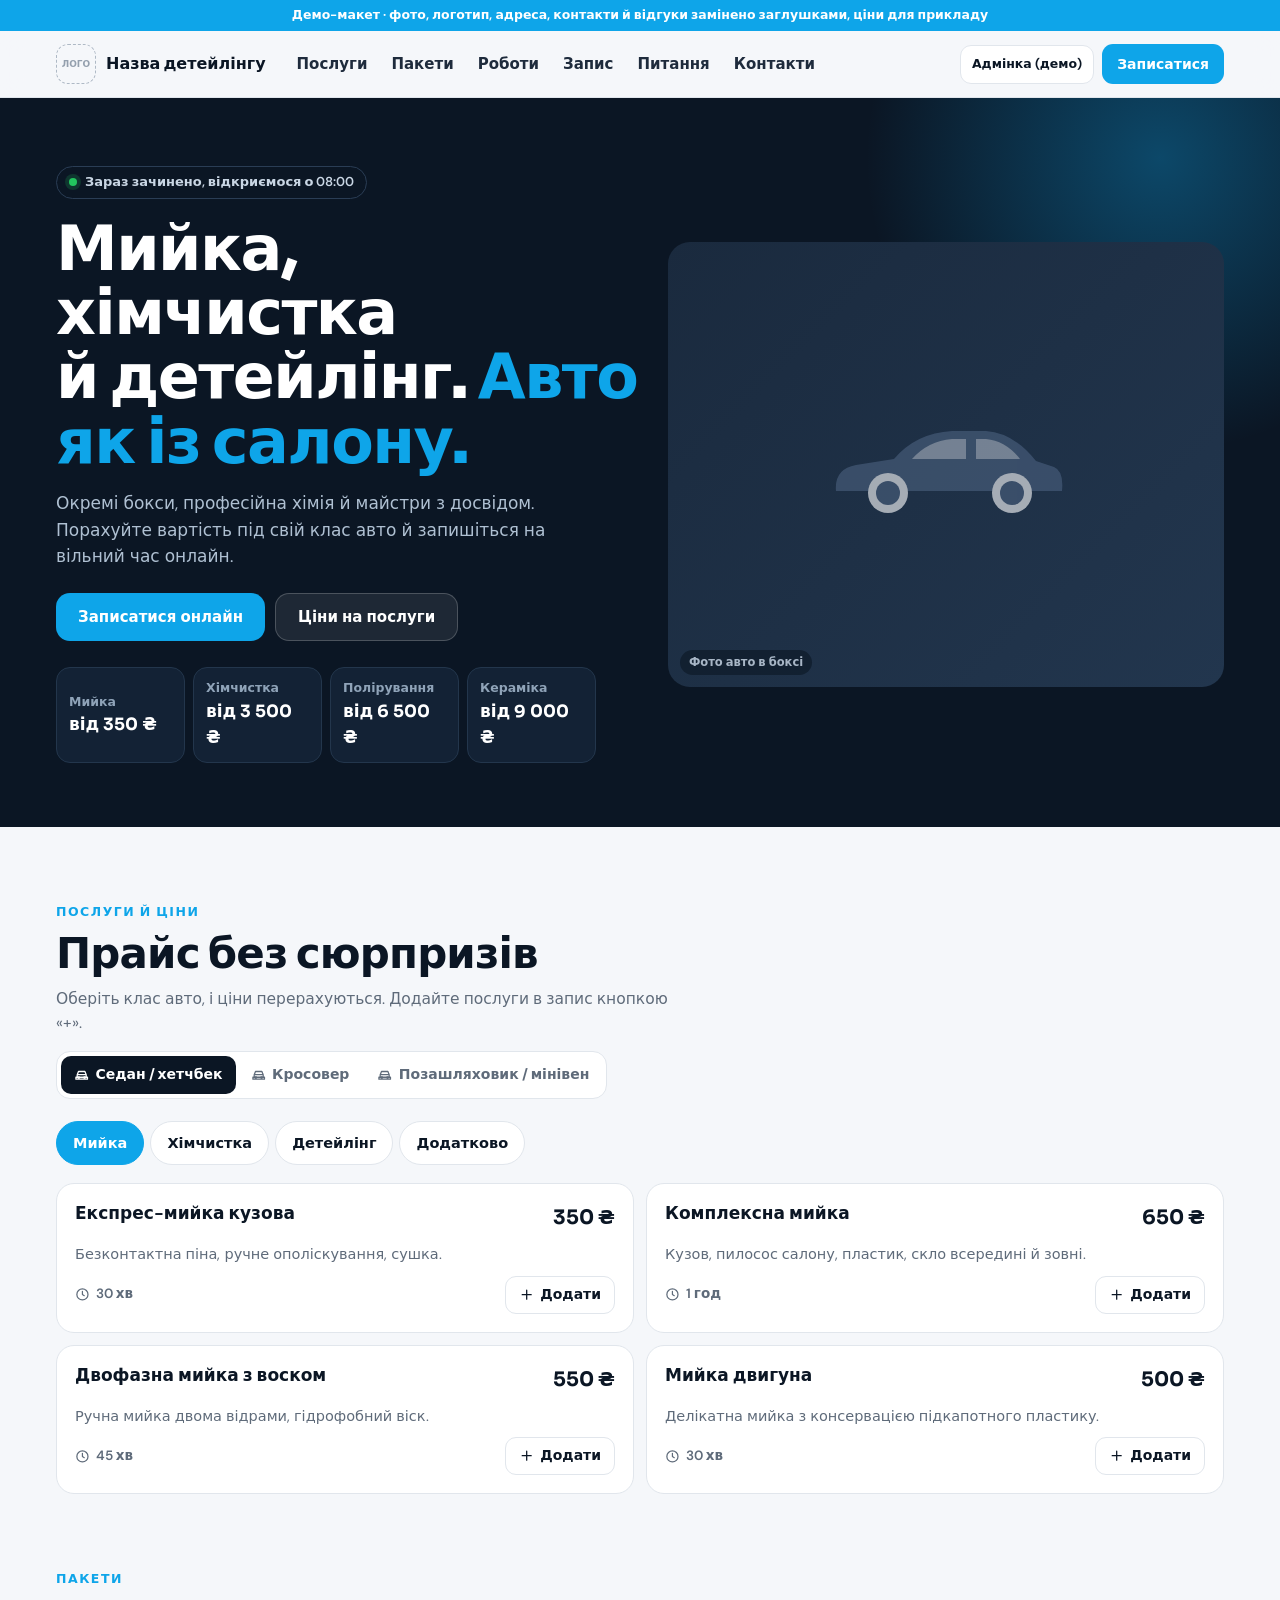
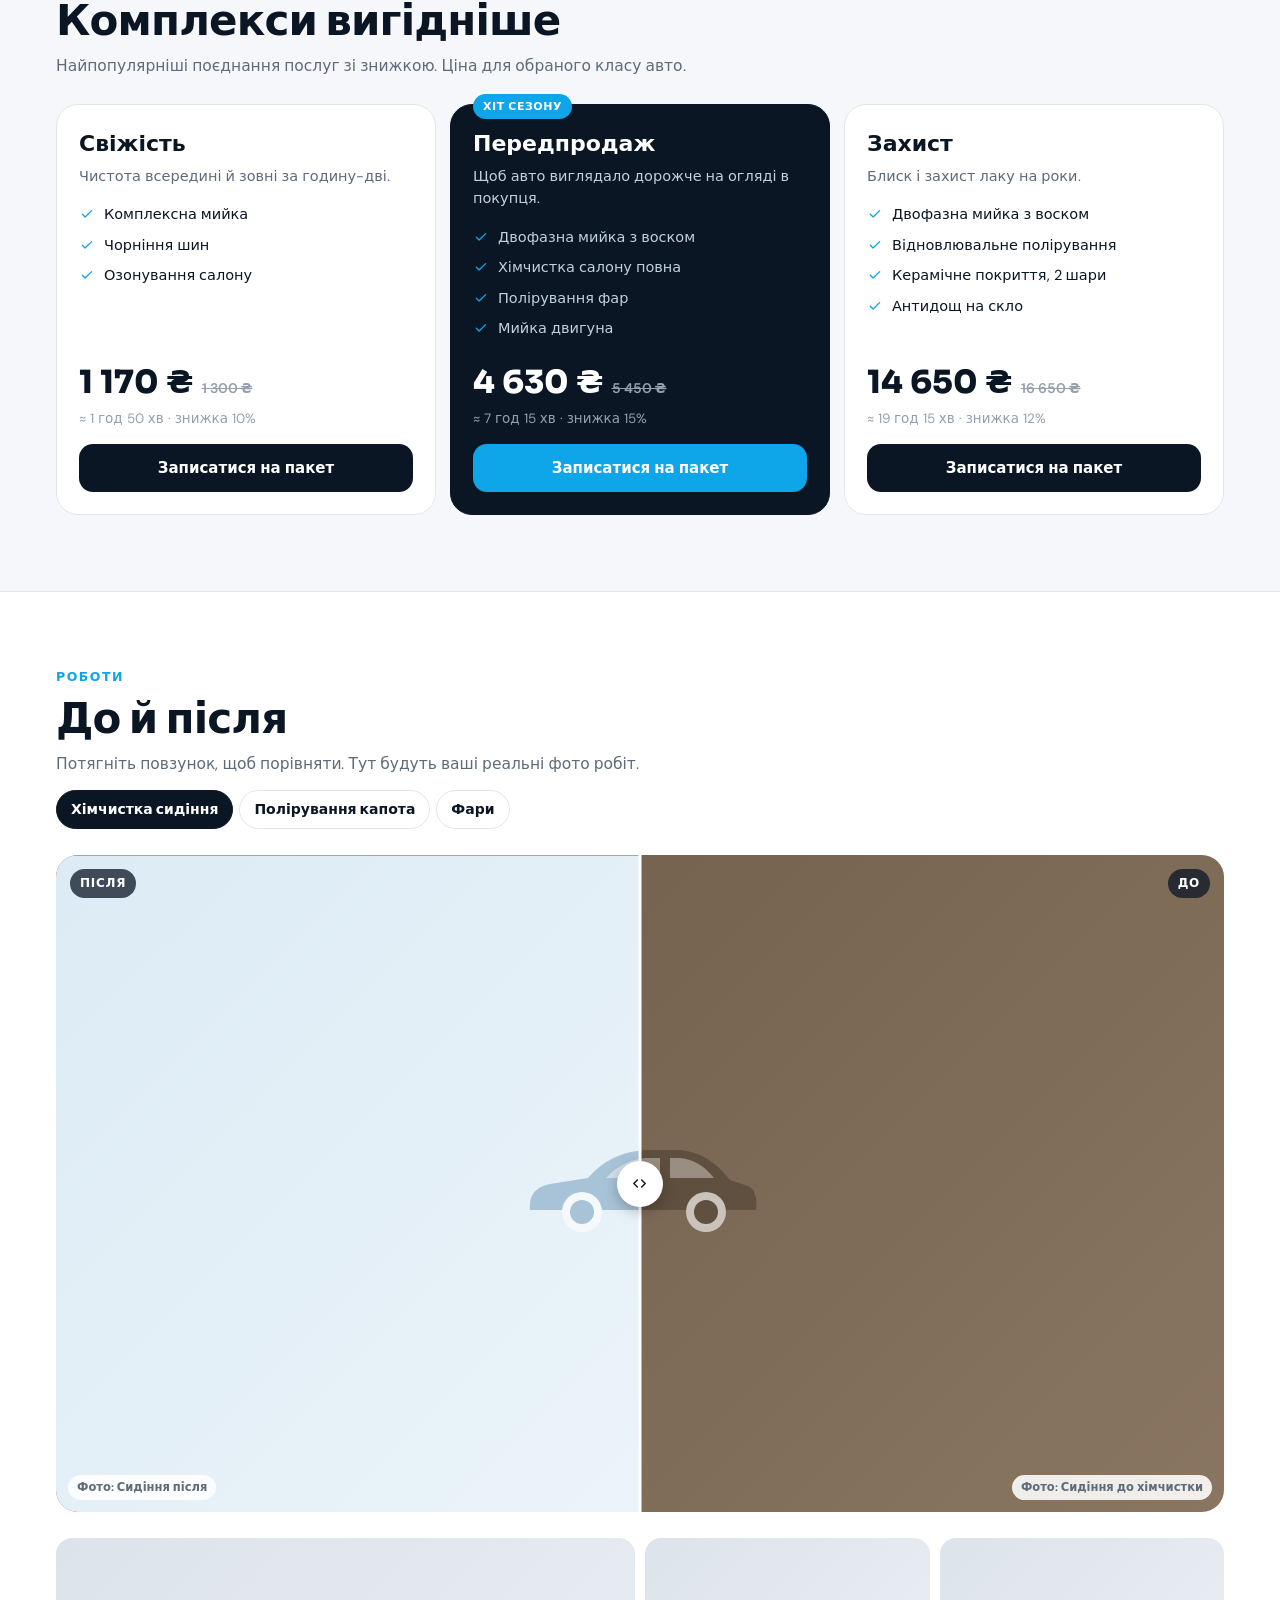
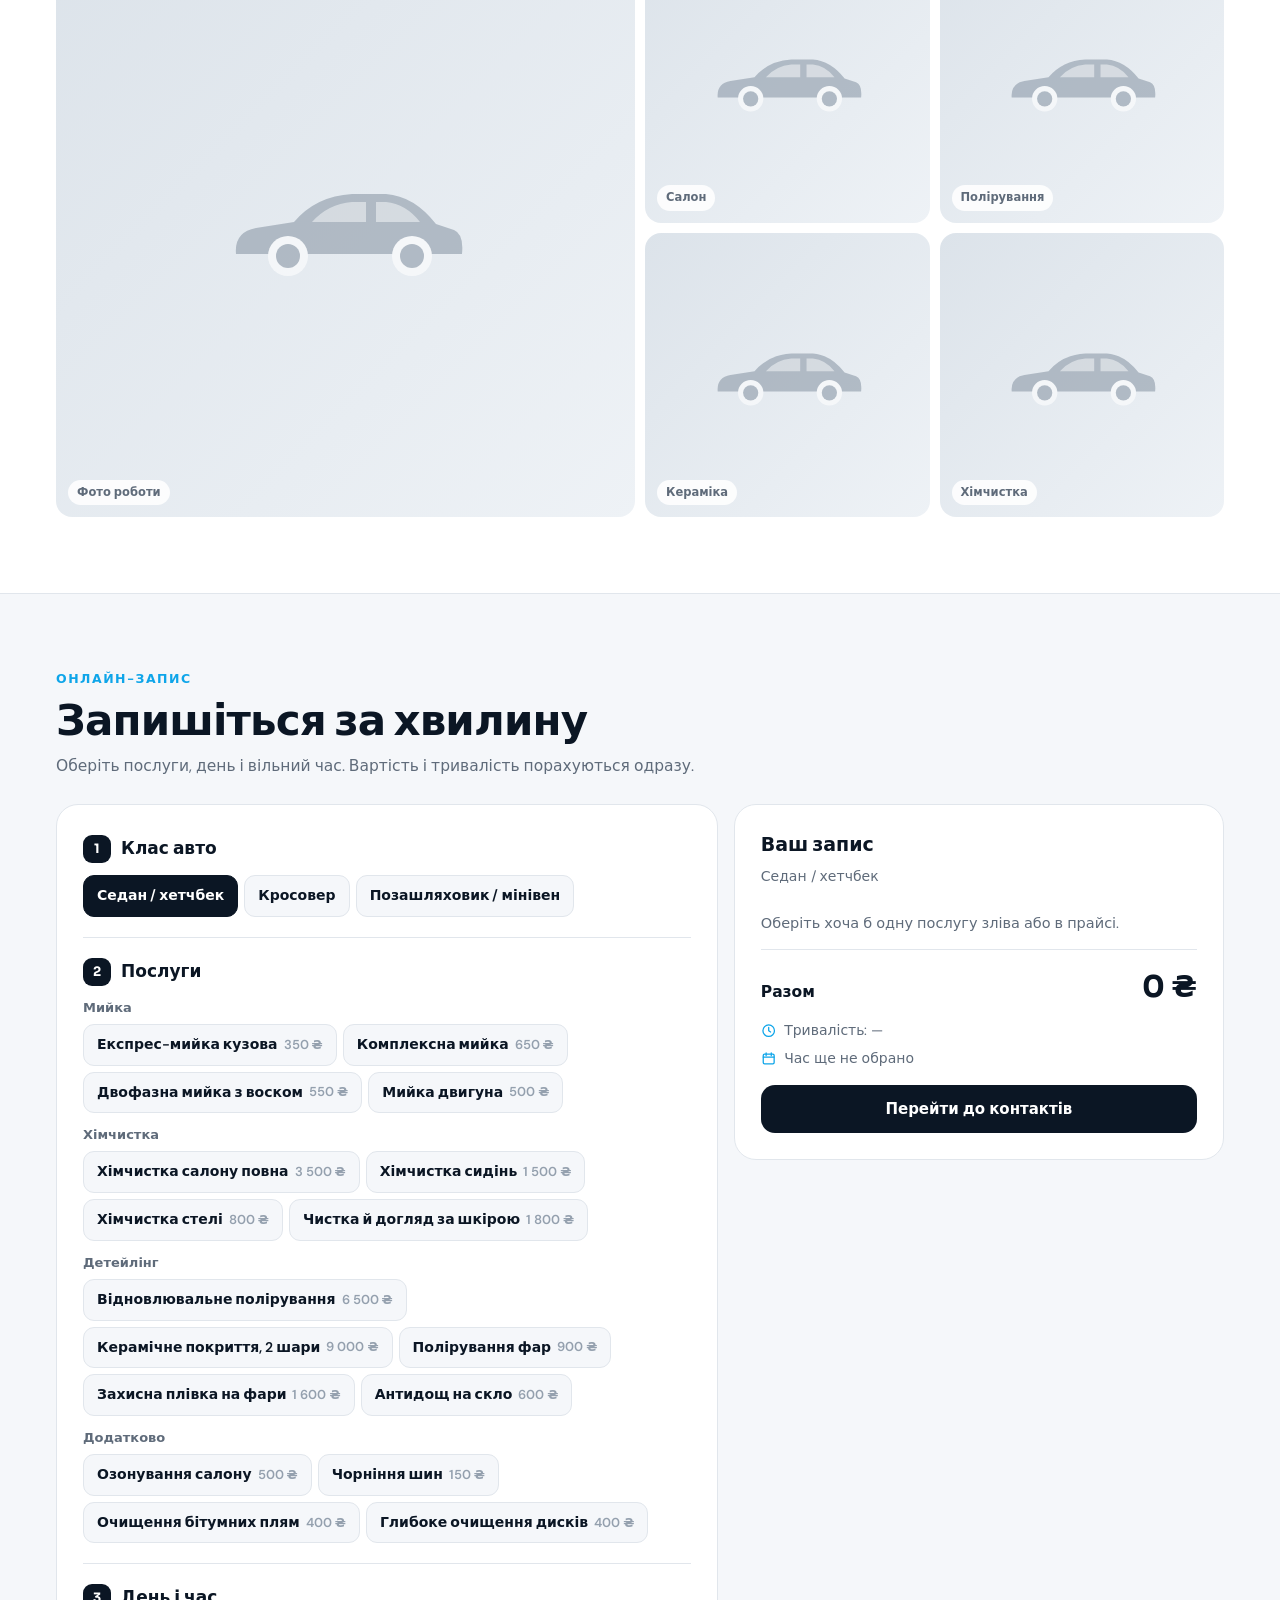
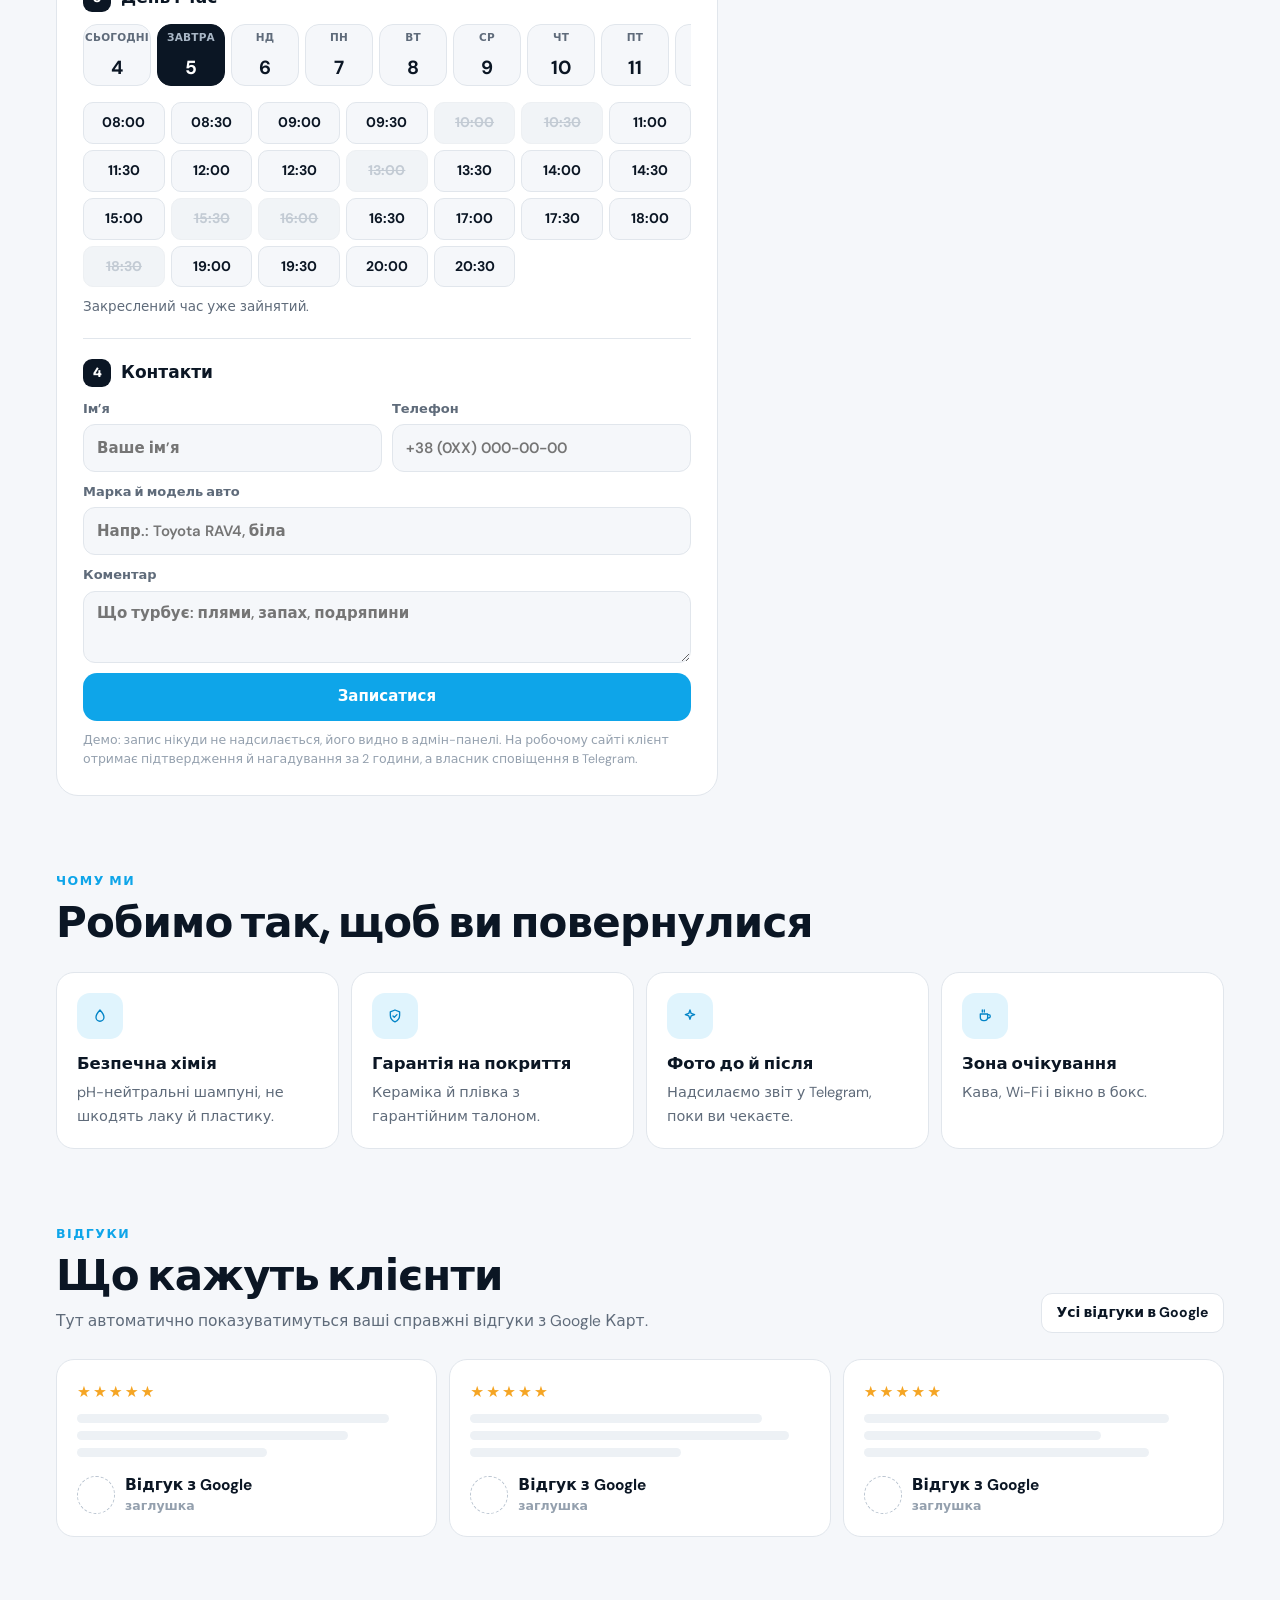
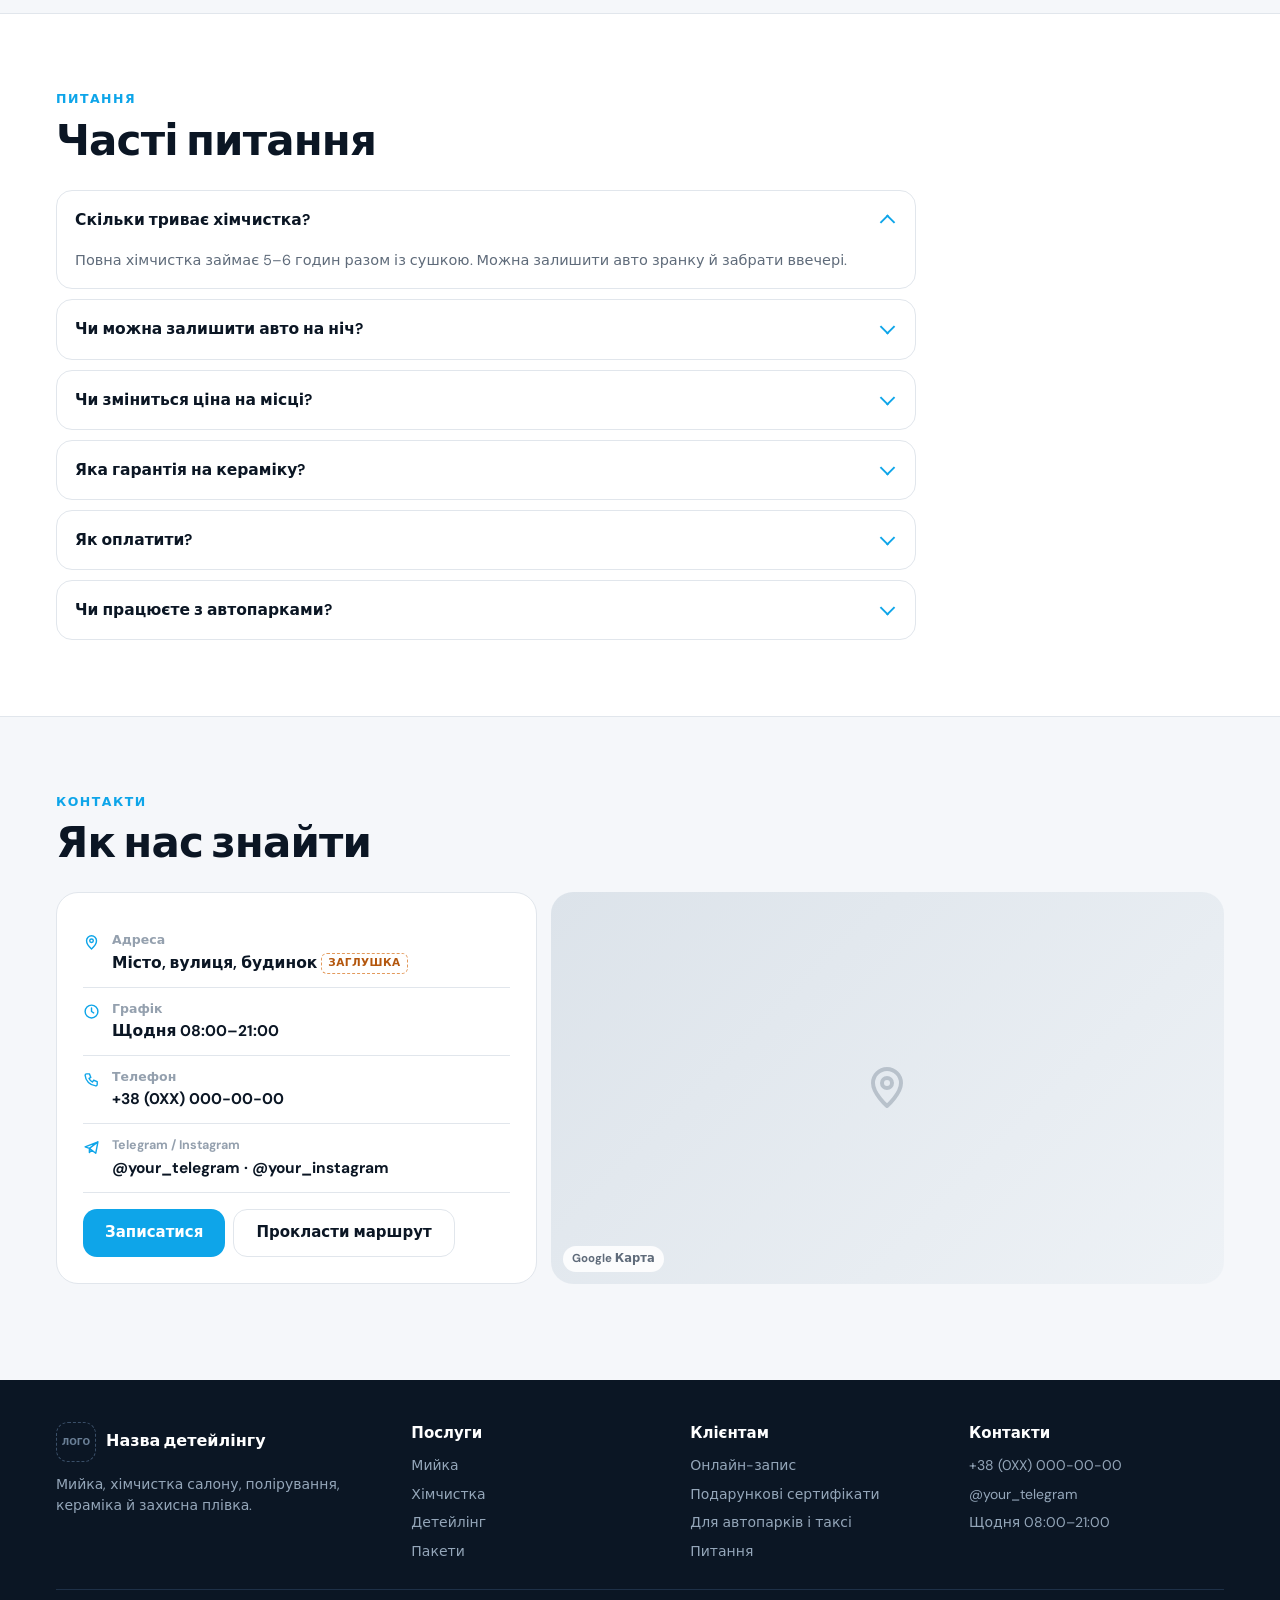
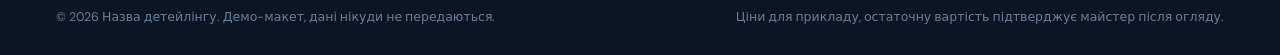
<file: detailing/index.html>
<!doctype html>
<html lang="uk">
<head>
<meta charset="utf-8">
<meta name="viewport" content="width=device-width,initial-scale=1,viewport-fit=cover">
<title>Детейлінг, хімчистка й мийка авто</title>
<meta name="theme-color" content="#0B1624">
<link rel="preconnect" href="https://fonts.googleapis.com">
<link rel="preconnect" href="https://fonts.gstatic.com" crossorigin>
<link href="https://fonts.googleapis.com/css2?family=Sora:wght@500;600;700;800&family=DM+Sans:opsz,wght@9..40,400;9..40,500;9..40,600;9..40,700&display=swap" rel="stylesheet">
<style>
:root{
  --bg:#F5F7FA;--card:#FFFFFF;--ink:#0B1624;--ink2:#1E2B3C;--mut:#5F6B7A;--mut2:#94A0AE;--line:#E1E6EC;
  --ac:#0EA5E9;--ac-d:#0284C7;--ac-l:#E0F4FD;--ok:#16A34A;--dk:#0B1624;--dk2:#132235;
  --r:18px;--fh:'Sora',system-ui,sans-serif;--fb:'DM Sans',system-ui,-apple-system,'Segoe UI',Arial,sans-serif;
  color-scheme:light;
}
*{box-sizing:border-box}
html{scroll-behavior:smooth;scroll-padding-top:74px}
body{margin:0;background:var(--bg);color:var(--ink);font:15.5px/1.55 var(--fb);-webkit-font-smoothing:antialiased;padding-bottom:calc(70px + env(safe-area-inset-bottom,0px))}
@media(min-width:900px){body{padding-bottom:0}}
[hidden]{display:none!important}
a{color:inherit}
button{font:inherit;color:inherit;background:none;border:0;padding:0;cursor:pointer}
h1,h2,h3,h4,p{margin:0}
:focus-visible{outline:2px solid var(--ac);outline-offset:3px;border-radius:6px}
.w{max-width:1200px;margin:0 auto;padding:0 max(16px,env(safe-area-inset-left,0px))}
.ic{width:1.1em;height:1.1em;fill:none;stroke:currentColor;stroke-width:2;stroke-linecap:round;stroke-linejoin:round;flex:none;vertical-align:-.15em}
.btn{display:inline-flex;align-items:center;justify-content:center;gap:8px;height:48px;padding:0 22px;border-radius:14px;font-weight:700;font-size:15px;text-decoration:none;white-space:nowrap;transition:background .15s,transform .1s,border-color .15s}
.btn:active{transform:scale(.98)}
.btn-ac{background:var(--ac);color:#fff}.btn-ac:hover{background:var(--ac-d)}
.btn-dk{background:var(--ink);color:#fff}.btn-dk:hover{background:var(--ink2)}
.btn-ln{border:1.5px solid var(--line);background:var(--card)}.btn-ln:hover{border-color:var(--ink)}
.btn-gl{background:rgba(255,255,255,.08);color:#fff;border:1px solid rgba(255,255,255,.2)}.btn-gl:hover{background:rgba(255,255,255,.16)}
.btn-sm{height:40px;padding:0 15px;font-size:14px;border-radius:11px}
.tag-ph{display:inline-block;font-size:10.5px;font-weight:700;letter-spacing:.04em;text-transform:uppercase;color:#B4570E;border:1px dashed #E39A5C;border-radius:6px;padding:1px 6px;vertical-align:middle}

.ph{position:relative;background:linear-gradient(135deg,#DCE3EA,#EEF2F6);display:grid;place-items:center;overflow:hidden;color:#8D9AA8}
.ph svg.car{width:58%;max-width:260px;height:auto;opacity:.6}
.ph .pl{position:absolute;left:12px;bottom:12px;font-size:11.5px;font-weight:700;background:rgba(255,255,255,.88);color:var(--mut);padding:4px 9px;border-radius:999px}
.ph.dk{background:linear-gradient(135deg,#1A2A3E,#22364E);color:#4C6280}
.ph.dk .pl{background:rgba(11,22,36,.6);color:#A8B6C6}

.demo-strip{background:var(--ac);color:#fff;font-size:12.5px;font-weight:700;text-align:center;padding:6px 12px}

/* header */
.hd{position:sticky;top:0;z-index:50;background:rgba(245,247,250,.9);backdrop-filter:blur(12px);-webkit-backdrop-filter:blur(12px);border-bottom:1px solid var(--line)}
.hd .w{display:flex;align-items:center;gap:12px;height:66px}
.logo{display:flex;align-items:center;gap:10px;text-decoration:none;font-family:var(--fh);font-weight:700;font-size:16px;white-space:nowrap}
.logo i{width:40px;height:40px;border-radius:12px;border:1.5px dashed #AEB9C5;display:grid;place-items:center;font:700 9px var(--fb);color:var(--mut2);font-style:normal}
.nav{display:none;gap:2px;margin-left:8px}
.nav a{white-space:nowrap;text-decoration:none;font-weight:600;font-size:15px;color:var(--ink2);padding:8px 11px;border-radius:10px}
.nav a:hover{background:#E8EDF2}
.hd-r{margin-left:auto;display:flex;align-items:center;gap:8px}
.tel{display:none;font-weight:700;text-decoration:none;white-space:nowrap;font-size:15px}
.adm-link{font-size:12.5px;font-weight:700;padding:9px 11px;border-radius:11px;border:1.5px solid var(--line);text-decoration:none;white-space:nowrap;background:var(--card)}
@media(min-width:1140px){.nav{display:flex}}
@media(min-width:1360px){.tel{display:block}}
@media(max-width:600px){.hd .hbtn{display:none}.logo span{display:none}}

/* hero */
.hero{background:var(--dk);color:#fff;overflow:hidden;position:relative}
.hero::before{content:"";position:absolute;width:640px;height:640px;right:-200px;top:-260px;background:radial-gradient(circle,rgba(14,165,233,.35),transparent 65%);pointer-events:none}
.hero .hw{position:relative;display:grid;gap:28px;padding-top:42px;padding-bottom:40px}
@media(min-width:920px){.hero .hw{grid-template-columns:1.05fr 1fr;align-items:center;padding-top:68px;padding-bottom:64px}}
.pill{display:inline-flex;gap:8px;align-items:center;font-size:13px;font-weight:600;color:#C9D6E4;border:1px solid #2A3D55;border-radius:999px;padding:5px 12px}
.pill i{width:8px;height:8px;border-radius:50%;background:#22C55E;box-shadow:0 0 0 4px rgba(34,197,94,.18)}
.hero h1{font-family:var(--fh);font-weight:800;font-size:clamp(34px,6.2vw,62px);line-height:1.04;letter-spacing:-.025em;margin:18px 0 16px}
.hero h1 em{font-style:normal;color:var(--ac)}
.hero .sub{color:#AFC0D2;font-size:17px;max-width:540px}
.hero .cta{display:flex;gap:10px;flex-wrap:wrap;margin-top:24px}
.qp{display:grid;grid-template-columns:repeat(2,1fr);gap:8px;margin-top:26px;max-width:540px}
@media(min-width:560px){.qp{grid-template-columns:repeat(4,1fr)}}
.qp button{text-align:left;background:var(--dk2);border:1px solid #23364C;border-radius:14px;padding:11px 12px}
.qp button:hover{border-color:var(--ac)}
.qp small{display:block;color:#8FA3B8;font-size:12.5px;font-weight:600}
.qp b{font-family:var(--fh);font-size:17px}
.hero .ph{aspect-ratio:5/4;border-radius:22px}

section.s{padding:52px 0}
@media(min-width:900px){section.s{padding:76px 0}}
.kick{font-size:12.5px;font-weight:700;letter-spacing:.12em;text-transform:uppercase;color:var(--ac)}
.s h2{font-family:var(--fh);font-weight:700;font-size:clamp(26px,4.2vw,42px);line-height:1.1;letter-spacing:-.02em;margin:8px 0 10px}
.s .lead{color:var(--mut);max-width:640px}
.head{display:flex;justify-content:space-between;align-items:flex-end;gap:16px;flex-wrap:wrap}

/* services */
.cls{display:inline-flex;background:var(--card);border:1px solid var(--line);border-radius:14px;padding:4px;gap:2px;flex-wrap:wrap}
.cls button{padding:8px 13px;border-radius:10px;font-weight:700;font-size:14px;color:var(--mut);display:inline-flex;align-items:center;gap:6px}
.cls button.on{background:var(--ink);color:#fff}
.tabs{display:flex;gap:6px;overflow-x:auto;margin-top:22px;padding-bottom:2px;scrollbar-width:none}
.tabs::-webkit-scrollbar{display:none}
.tabs button{white-space:nowrap;font-weight:700;font-size:14.5px;padding:10px 16px;border-radius:999px;background:var(--card);border:1px solid var(--line)}
.tabs button.on{background:var(--ac);border-color:var(--ac);color:#fff}
.svc{display:grid;gap:12px;margin-top:16px}
@media(min-width:720px){.svc{grid-template-columns:repeat(2,1fr)}}
.sv{background:var(--card);border:1px solid var(--line);border-radius:var(--r);padding:18px;display:flex;flex-direction:column;gap:10px}
.sv .t{display:flex;justify-content:space-between;gap:12px;align-items:flex-start}
.sv h3{font-size:17px;font-weight:700;line-height:1.3}
.sv .pr{font-family:var(--fh);font-weight:700;font-size:20px;white-space:nowrap}
.sv p{color:var(--mut);font-size:14.5px}
.sv .f{display:flex;justify-content:space-between;align-items:center;gap:10px;margin-top:auto}
.sv .tm{display:inline-flex;align-items:center;gap:6px;font-size:13.5px;font-weight:600;color:var(--mut)}
.add{display:inline-flex;align-items:center;gap:6px;height:38px;padding:0 13px;border-radius:11px;border:1.5px solid var(--line);font-weight:700;font-size:14px}
.add:hover{border-color:var(--ac);color:var(--ac-d)}
.add.on{background:var(--ac-l);border-color:var(--ac);color:var(--ac-d)}

/* packages */
.pk{display:grid;gap:14px;margin-top:26px}
@media(min-width:860px){.pk{grid-template-columns:repeat(3,1fr)}}
.pc{background:var(--card);border:1px solid var(--line);border-radius:22px;padding:22px;display:flex;flex-direction:column;position:relative}
.pc.hot{background:var(--dk);color:#fff;border-color:var(--dk)}
.pc.hot p,.pc.hot li{color:#C2D0DE}
.pc .lbl{position:absolute;top:-11px;left:22px;background:var(--ac);color:#fff;font-size:11px;font-weight:800;padding:4px 10px;border-radius:999px;text-transform:uppercase;letter-spacing:.05em}
.pc h3{font-family:var(--fh);font-size:22px;font-weight:700}
.pc p{color:var(--mut);font-size:14.5px;margin-top:4px}
.pc ul{list-style:none;margin:16px 0 18px;padding:0;display:grid;gap:8px;font-size:14.5px}
.pc li{display:flex;gap:9px}.pc li .ic{color:var(--ac);margin-top:3px}
.pc .pr{font-family:var(--fh);font-weight:800;font-size:32px;margin-top:auto}
.pc .old{font-size:14px;color:var(--mut2);text-decoration:line-through;margin-left:8px;font-family:var(--fb);font-weight:600}
.pc .tm{font-size:13.5px;color:var(--mut2);margin:2px 0 14px}

/* before/after */
.ba{position:relative;aspect-ratio:16/9;border-radius:22px;overflow:hidden;margin-top:26px;user-select:none;-webkit-user-select:none;touch-action:pan-y}
.ba .ph{position:absolute;inset:0}
.ba .bef{background:linear-gradient(135deg,#6B5A48,#8A7660);color:#4D3F31}
.ba .bef .pl{left:auto;right:12px}
.ba .aft{background:linear-gradient(135deg,#DCEBF5,#F2F8FC);clip-path:inset(0 calc(100% - var(--p,50%)) 0 0)}
.ba .lab{position:absolute;top:14px;font-size:12px;font-weight:800;text-transform:uppercase;letter-spacing:.06em;background:rgba(11,22,36,.75);color:#fff;padding:5px 10px;border-radius:999px;z-index:2}
.ba .lab.l{left:14px}.ba .lab.r{right:14px}
.ba .bar{position:absolute;top:0;bottom:0;left:var(--p,50%);width:3px;background:#fff;transform:translateX(-50%);z-index:2;pointer-events:none}
.ba .knob{position:absolute;top:50%;left:var(--p,50%);width:46px;height:46px;border-radius:50%;background:#fff;box-shadow:0 4px 14px rgba(0,0,0,.25);transform:translate(-50%,-50%);z-index:3;display:grid;place-items:center;color:var(--ink);pointer-events:none}
.ba input{position:absolute;inset:0;width:100%;height:100%;opacity:0;cursor:ew-resize;z-index:4;margin:0}
.ba-tabs{display:flex;gap:6px;flex-wrap:wrap;margin-top:14px}
.ba-tabs button{font-weight:700;font-size:14px;padding:8px 14px;border-radius:999px;border:1px solid var(--line);background:var(--card)}
.ba-tabs button.on{background:var(--ink);color:#fff;border-color:var(--ink)}

/* booking */
.bk{display:grid;gap:16px;margin-top:26px}.bk>*{min-width:0}
@media(min-width:960px){.bk{grid-template-columns:1.35fr 1fr;align-items:start}}
.box{background:var(--card);border:1px solid var(--line);border-radius:22px;padding:20px}
@media(min-width:700px){.box{padding:26px}}
.step{display:flex;align-items:center;gap:10px;font-family:var(--fh);font-weight:700;font-size:17px;margin:4px 0 12px}
.step b{width:28px;height:28px;border-radius:9px;background:var(--ink);color:#fff;font-size:13px;display:grid;place-items:center}
.sep{height:1px;background:var(--line);margin:20px 0}
.chips{display:flex;flex-wrap:wrap;gap:6px}
.chips label{position:relative}
.chips input{position:absolute;opacity:0;pointer-events:none}
.chips span{display:inline-flex;align-items:center;gap:6px;padding:9px 13px;border-radius:11px;border:1.5px solid var(--line);font-weight:600;font-size:14px;cursor:pointer;background:var(--bg)}
.chips span em{font-style:normal;color:var(--mut2);font-weight:600;font-size:13px}
.chips input:checked+span{background:var(--ac-l);border-color:var(--ac);color:var(--ac-d)}
.chips input:checked+span em{color:var(--ac-d)}
.chips input:focus-visible+span{outline:2px solid var(--ac);outline-offset:2px}
.chips.solid input:checked+span{background:var(--ink);border-color:var(--ink);color:#fff}
.days{display:flex;gap:6px;overflow-x:auto;padding-bottom:4px;scrollbar-width:none}
.days::-webkit-scrollbar{display:none}
.days label{position:relative;flex:none}
.days input{position:absolute;opacity:0;pointer-events:none}
.days span{display:grid;place-items:center;width:68px;height:62px;border-radius:14px;border:1.5px solid var(--line);background:var(--bg);cursor:pointer;line-height:1.1}
.days span small{font-size:10.5px;letter-spacing:.02em;font-weight:700;color:var(--mut);text-transform:uppercase}
.days span b{font-size:19px}
.days input:checked+span{background:var(--ink);border-color:var(--ink);color:#fff}
.days input:checked+span small{color:#A9B7C6}
.days input:focus-visible+span{outline:2px solid var(--ac);outline-offset:2px}
.slots{display:grid;grid-template-columns:repeat(auto-fill,minmax(74px,1fr));gap:6px;margin-top:12px}
.slots label{position:relative}
.slots input{position:absolute;opacity:0;pointer-events:none}
.slots span{display:block;text-align:center;padding:9px 0;border-radius:10px;border:1.5px solid var(--line);font-weight:700;font-size:14px;cursor:pointer;background:var(--bg)}
.slots input:checked+span{background:var(--ac);border-color:var(--ac);color:#fff}
.slots input:disabled+span{color:#C3CBD4;background:#F1F4F7;text-decoration:line-through;cursor:not-allowed;border-color:#EDF0F3}
.slots input:focus-visible+span{outline:2px solid var(--ac);outline-offset:2px}
.slot-note{font-size:13.5px;color:var(--mut);margin-top:10px}
.fgrid{display:grid;gap:10px}
@media(min-width:520px){.fgrid{grid-template-columns:1fr 1fr}.fgrid .full{grid-column:1/-1}}
.fld{display:grid;gap:5px;font-size:13px;font-weight:700;color:var(--mut)}
.fld input,.fld textarea{width:100%;height:48px;border-radius:12px;border:1.5px solid var(--line);background:var(--bg);font:600 15px var(--fb);color:var(--ink);padding:0 13px}
.fld textarea{height:auto;min-height:72px;padding:11px 13px;resize:vertical}
.fld input:focus,.fld textarea:focus{outline:none;border-color:var(--ac)}
.sum{position:sticky;top:86px}
.sum h3{font-family:var(--fh);font-size:19px;margin-bottom:6px}
.sum .cl{color:var(--mut);font-size:14px;margin-bottom:10px}
.sum .ln{display:flex;justify-content:space-between;gap:10px;padding:9px 0;border-bottom:1px solid var(--line);font-size:14.5px}
.sum .ln span{color:var(--ink2)}
.sum .ln b{white-space:nowrap}
.sum .ln button{color:var(--mut2);margin-left:6px;font-size:16px;line-height:1}
.sum .ln button:hover{color:#DC2626}
.sum .em{color:var(--mut);font-size:14.5px;padding:14px 0;border-bottom:1px solid var(--line)}
.sum .tot{display:flex;justify-content:space-between;align-items:baseline;margin-top:14px}
.sum .tot b{font-family:var(--fh);font-size:30px}
.sum .meta{display:grid;gap:6px;margin-top:10px;font-size:14px;color:var(--mut)}
.sum .meta div{display:flex;gap:8px}.sum .meta .ic{color:var(--ac);margin-top:3px}
.sum .disc{background:var(--ac-l);color:var(--ac-d);font-weight:700;font-size:13.5px;border-radius:10px;padding:8px 11px;margin-top:12px}
.hint{font-size:12.5px;color:var(--mut2);margin-top:10px}
.done{text-align:center;padding:24px 8px}
.done .q{width:64px;height:64px;border-radius:50%;background:var(--ok);color:#fff;display:grid;place-items:center;margin:0 auto 14px}
.done .q .ic{width:30px;height:30px;stroke-width:2.6}
.done h3{font-family:var(--fh);font-size:24px;margin-bottom:8px}
.done p{color:var(--mut);max-width:440px;margin:0 auto 18px}

/* why, works, reviews */
.why{display:grid;gap:12px;margin-top:26px}
@media(min-width:760px){.why{grid-template-columns:repeat(4,1fr)}}
.why div{background:var(--card);border:1px solid var(--line);border-radius:var(--r);padding:20px}
.why .q{width:46px;height:46px;border-radius:13px;background:var(--ac-l);color:var(--ac-d);display:grid;place-items:center;margin-bottom:12px}
.why b{display:block;font-size:16.5px;margin-bottom:4px}
.why span{color:var(--mut);font-size:14.5px}
.gal{display:grid;grid-template-columns:repeat(2,1fr);gap:10px;margin-top:26px}
@media(min-width:800px){.gal{grid-template-columns:repeat(4,1fr)}}
.gal .ph{aspect-ratio:1;border-radius:16px}
.gal .ph:first-child{grid-column:span 2;grid-row:span 2;aspect-ratio:auto}
.rv{display:grid;gap:12px;margin-top:26px}
@media(min-width:760px){.rv{grid-template-columns:repeat(3,1fr)}}
.rv>div{background:var(--card);border:1px solid var(--line);border-radius:var(--r);padding:20px}
.rv .st{color:#F5A524;letter-spacing:2px;margin-bottom:10px}
.rv .ln{height:9px;border-radius:5px;background:#EDF1F5;margin:8px 0}
.rv .who{display:flex;align-items:center;gap:10px;margin-top:16px}
.rv .av{width:38px;height:38px;border-radius:50%;border:1.5px dashed #B8C3CF}
.rv .who small{display:block;color:var(--mut2);font-size:12.5px;font-weight:600}

.faq{display:grid;gap:10px;margin-top:26px;max-width:860px}
.faq details{background:var(--card);border:1px solid var(--line);border-radius:16px;padding:0 18px}
.faq summary{list-style:none;cursor:pointer;padding:17px 30px 17px 0;font-weight:700;font-size:15.5px;position:relative}
.faq summary::-webkit-details-marker{display:none}
.faq summary::after{content:"";position:absolute;right:4px;top:50%;width:9px;height:9px;border-right:2px solid var(--ac);border-bottom:2px solid var(--ac);transform:translateY(-70%) rotate(45deg);transition:transform .2s}
.faq details[open] summary::after{transform:translateY(-30%) rotate(-135deg)}
.faq details p{color:var(--mut);padding:0 0 17px;font-size:14.5px}

.cont{display:grid;gap:14px;margin-top:26px}
@media(min-width:900px){.cont{grid-template-columns:1fr 1.4fr}}
.cont .ph{min-height:320px;border-radius:22px}
.rowc{display:flex;gap:12px;padding:12px 0;border-bottom:1px solid var(--line)}
.rowc:last-of-type{border-bottom:0}
.rowc .ic{color:var(--ac);margin-top:3px}
.rowc small{display:block;color:var(--mut2);font-size:12.5px;font-weight:700}

.ftr{background:var(--dk);color:#94A6B9;padding:42px 0 28px;font-size:14px;margin-top:20px}
.ftr .cols{display:grid;gap:24px}
@media(min-width:800px){.ftr .cols{grid-template-columns:1.3fr 1fr 1fr 1fr}}
.ftr h4{color:#fff;margin:0 0 10px;font-size:15px}
.ftr ul{list-style:none;margin:0;padding:0;display:grid;gap:7px}
.ftr a{text-decoration:none}.ftr a:hover{color:#fff}
.ftr .logo{color:#fff}.ftr .logo i{border-color:#3A4F68;color:#6A7F96}
.ftr .copy{margin-top:26px;padding-top:18px;border-top:1px solid #1E3047;font-size:12.5px;color:#6A7F96;display:flex;justify-content:space-between;gap:10px;flex-wrap:wrap}

.mbar{position:fixed;left:0;right:0;bottom:0;z-index:60;display:grid;grid-template-columns:1fr 1fr 1.3fr;gap:8px;padding:10px max(12px,env(safe-area-inset-left,0px)) calc(10px + env(safe-area-inset-bottom,0px));background:rgba(245,247,250,.96);backdrop-filter:blur(10px);-webkit-backdrop-filter:blur(10px);border-top:1px solid var(--line)}
.mbar .btn{height:46px;padding:0 8px;font-size:14px}
@media(min-width:900px){.mbar{display:none}}
.mbar .bdg{min-width:20px;height:20px;border-radius:10px;background:#fff;color:var(--ac-d);font-size:12px;display:grid;place-items:center;padding:0 5px}
.toast{position:fixed;left:50%;bottom:calc(86px + env(safe-area-inset-bottom,0px));transform:translateX(-50%);z-index:2000;background:var(--ink);color:#fff;font-weight:600;font-size:14px;padding:12px 18px;border-radius:12px;box-shadow:0 10px 30px rgba(0,0,0,.3);max-width:calc(100vw - 32px);text-align:center}
@media(min-width:900px){.toast{bottom:28px}}
</style>
</head>
<body>
<svg width="0" height="0" style="position:absolute" aria-hidden="true">
  <symbol id="i-check" viewBox="0 0 24 24"><path d="M5 12.5l4.2 4.2L19 7"/></symbol>
  <symbol id="i-plus" viewBox="0 0 24 24"><path d="M12 5v14M5 12h14"/></symbol>
  <symbol id="i-clock" viewBox="0 0 24 24"><circle cx="12" cy="12" r="9"/><path d="M12 7v5l3 2"/></symbol>
  <symbol id="i-cal" viewBox="0 0 24 24"><rect x="3.5" y="5" width="17" height="15" rx="2"/><path d="M3.5 9.5h17M8 3v4M16 3v4"/></symbol>
  <symbol id="i-pin" viewBox="0 0 24 24"><path d="M12 21s-7-6.2-7-11.5a7 7 0 0 1 14 0C19 14.8 12 21 12 21z"/><circle cx="12" cy="9.5" r="2.5"/></symbol>
  <symbol id="i-phone" viewBox="0 0 24 24"><path d="M5 4h4l2 5-2.5 1.5a11 11 0 0 0 5 5L15 13l5 2v4a2 2 0 0 1-2 2A16 16 0 0 1 3 6a2 2 0 0 1 2-2z"/></symbol>
  <symbol id="i-tg" viewBox="0 0 24 24"><path d="M21 4L3 11l6 2.2M21 4l-3 16-9-6.8M21 4L9 13.2V19l3-3.3"/></symbol>
  <symbol id="i-drop" viewBox="0 0 24 24"><path d="M12 3s6 6.5 6 11a6 6 0 0 1-12 0c0-4.5 6-11 6-11z"/></symbol>
  <symbol id="i-shield" viewBox="0 0 24 24"><path d="M12 3l7 3v5c0 4.5-3 8.3-7 10-4-1.7-7-5.5-7-10V6z"/><path d="M9 12l2 2 4-4"/></symbol>
  <symbol id="i-spark" viewBox="0 0 24 24"><path d="M12 3l1.8 5.2L19 10l-5.2 1.8L12 17l-1.8-5.2L5 10l5.2-1.8z"/></symbol>
  <symbol id="i-coffee" viewBox="0 0 24 24"><path d="M5 9h11v5a5 5 0 0 1-5 5h-1a5 5 0 0 1-5-5zM16 10h1.5a2.5 2.5 0 0 1 0 5H16M8 3v3M11 3v3"/></symbol>
  <symbol id="i-arrows" viewBox="0 0 24 24"><path d="M9 7l-5 5 5 5M15 7l5 5-5 5"/></symbol>
  <symbol id="i-car" viewBox="0 0 24 24"><path d="M5 16V12l2-5h10l2 5v4M3 16h18v3H3zM7 12h10"/><circle cx="7.5" cy="16.5" r="1.2"/><circle cx="16.5" cy="16.5" r="1.2"/></symbol>
  <symbol id="car" viewBox="0 0 260 120"><path d="M20 86 Q18 64 40 60 L78 54 Q100 28 136 26 L170 26 Q198 28 220 56 L238 62 Q248 66 246 86 Z" fill="currentColor"/><path d="M96 54 Q112 36 136 34 H150 V54 Z M160 34 H170 Q190 36 204 54 H160 Z" fill="#fff" opacity=".55"/><circle cx="72" cy="88" r="20" fill="#fff"/><circle cx="72" cy="88" r="12" fill="currentColor"/><circle cx="196" cy="88" r="20" fill="#fff"/><circle cx="196" cy="88" r="12" fill="currentColor"/></symbol>
</svg>

<div class="demo-strip">Демо-макет · фото, логотип, адреса, контакти й відгуки замінено заглушками, ціни для прикладу</div>

<header class="hd">
  <div class="w">
    <a class="logo" href="#top" aria-label="На початок"><i>ЛОГО</i><span>Назва детейлінгу</span></a>
    <nav class="nav" aria-label="Розділи">
      <a href="#services">Послуги</a><a href="#packages">Пакети</a><a href="#works">Роботи</a><a href="#book">Запис</a><a href="#faq">Питання</a><a href="#contacts">Контакти</a>
    </nav>
    <div class="hd-r">
      <a class="tel" href="#contacts">+38 (0XX) 000-00-00</a>
      <a href="#admin" class="adm-link" data-adm>Адмінка (демо)</a>
      <a class="btn btn-ac btn-sm hbtn" href="#book">Записатися</a>
    </div>
  </div>
</header>

<main id="top">
<section class="hero">
  <div class="w hw">
    <div>
      <span class="pill"><i></i><span id="openTxt">Сьогодні працюємо до 21:00</span></span>
      <h1>Мийка, хімчистка й&nbsp;детейлінг. <em>Авто як із салону.</em></h1>
      <p class="sub">Окремі бокси, професійна хімія й майстри з досвідом. Порахуйте вартість під свій клас авто й запишіться на вільний час онлайн.</p>
      <div class="cta"><a class="btn btn-ac" href="#book">Записатися онлайн</a><a class="btn btn-gl" href="#services">Ціни на послуги</a></div>
      <div class="qp" id="qp"></div>
    </div>
    <div class="ph dk"><svg class="car" aria-hidden="true"><use href="#car"/></svg><span class="pl">Фото авто в боксі</span></div>
  </div>
</section>

<section class="s" id="services">
  <div class="w">
    <div class="head">
      <div><div class="kick">Послуги й ціни</div><h2>Прайс без сюрпризів</h2><p class="lead">Оберіть клас авто, і ціни перерахуються. Додайте послуги в запис кнопкою «+».</p></div>
      <div class="cls" id="clsTop" role="group" aria-label="Клас авто"></div>
    </div>
    <div class="tabs" id="tabs" role="tablist"></div>
    <div class="svc" id="svc"></div>
  </div>
</section>

<section class="s" id="packages" style="padding-top:0">
  <div class="w">
    <div class="kick">Пакети</div><h2>Комплекси вигідніше</h2><p class="lead">Найпопулярніші поєднання послуг зі знижкою. Ціна для обраного класу авто.</p>
    <div class="pk" id="pk"></div>
  </div>
</section>

<section class="s" id="works" style="background:var(--card);border-block:1px solid var(--line)">
  <div class="w">
    <div class="kick">Роботи</div><h2>До й після</h2><p class="lead">Потягніть повзунок, щоб порівняти. Тут будуть ваші реальні фото робіт.</p>
    <div class="ba-tabs" id="baTabs"></div>
    <div class="ba" id="ba" style="--p:50%">
      <div class="ph bef"><svg class="car" aria-hidden="true"><use href="#car"/></svg><span class="pl" id="baB">Фото «до»</span></div>
      <div class="ph aft"><svg class="car" aria-hidden="true" style="color:#7FA6C2"><use href="#car"/></svg><span class="pl" id="baA">Фото «після»</span></div>
      <span class="lab l">Після</span><span class="lab r">До</span>
      <div class="bar"></div><div class="knob"><svg class="ic" aria-hidden="true"><use href="#i-arrows"/></svg></div>
      <input type="range" min="0" max="100" value="50" id="baR" aria-label="Порівняння до й після">
    </div>
    <div class="gal">
      <div class="ph"><svg class="car" aria-hidden="true"><use href="#car"/></svg><span class="pl">Фото роботи</span></div>
      <div class="ph"><svg class="car" aria-hidden="true"><use href="#car"/></svg><span class="pl">Салон</span></div>
      <div class="ph"><svg class="car" aria-hidden="true"><use href="#car"/></svg><span class="pl">Полірування</span></div>
      <div class="ph"><svg class="car" aria-hidden="true"><use href="#car"/></svg><span class="pl">Кераміка</span></div>
      <div class="ph"><svg class="car" aria-hidden="true"><use href="#car"/></svg><span class="pl">Хімчистка</span></div>
    </div>
  </div>
</section>

<section class="s" id="book">
  <div class="w">
    <div class="kick">Онлайн-запис</div><h2>Запишіться за хвилину</h2><p class="lead">Оберіть послуги, день і вільний час. Вартість і тривалість порахуються одразу.</p>
    <div class="bk">
      <form class="box" id="bform" novalidate>
        <div class="step"><b>1</b>Клас авто</div>
        <div class="chips solid" id="clsForm" role="radiogroup" aria-label="Клас авто"></div>
        <div class="sep"></div>
        <div class="step"><b>2</b>Послуги</div>
        <div id="pickList"></div>
        <div class="sep"></div>
        <div class="step"><b>3</b>День і час</div>
        <div class="days" id="days"></div>
        <div class="slots" id="slots"></div>
        <p class="slot-note" id="slotNote"></p>
        <div class="sep"></div>
        <div class="step"><b>4</b>Контакти</div>
        <div class="fgrid">
          <label class="fld" for="f-name">Ім’я<input id="f-name" autocomplete="name" placeholder="Ваше ім’я"></label>
          <label class="fld" for="f-phone">Телефон<input id="f-phone" type="tel" inputmode="tel" autocomplete="tel" placeholder="+38 (0XX) 000-00-00"></label>
          <label class="fld full" for="f-car">Марка й модель авто<input id="f-car" placeholder="Напр.: Toyota RAV4, біла"></label>
          <label class="fld full" for="f-note">Коментар<textarea id="f-note" placeholder="Що турбує: плями, запах, подряпини"></textarea></label>
          <button class="btn btn-ac full" type="submit" id="submitBtn">Записатися</button>
        </div>
        <p class="hint">Демо: запис нікуди не надсилається, його видно в адмін-панелі. На робочому сайті клієнт отримає підтвердження й нагадування за 2 години, а власник сповіщення в Telegram.</p>
      </form>
      <aside class="box sum" id="sum" aria-live="polite"></aside>
    </div>
  </div>
</section>

<section class="s" style="padding-top:0">
  <div class="w">
    <div class="kick">Чому ми</div><h2>Робимо так, щоб ви повернулися</h2>
    <div class="why">
      <div><span class="q"><svg class="ic" aria-hidden="true"><use href="#i-drop"/></svg></span><b>Безпечна хімія</b><span>pH-нейтральні шампуні, не шкодять лаку й пластику.</span></div>
      <div><span class="q"><svg class="ic" aria-hidden="true"><use href="#i-shield"/></svg></span><b>Гарантія на покриття</b><span>Кераміка й плівка з гарантійним талоном.</span></div>
      <div><span class="q"><svg class="ic" aria-hidden="true"><use href="#i-spark"/></svg></span><b>Фото до й після</b><span>Надсилаємо звіт у Telegram, поки ви чекаєте.</span></div>
      <div><span class="q"><svg class="ic" aria-hidden="true"><use href="#i-coffee"/></svg></span><b>Зона очікування</b><span>Кава, Wi-Fi і вікно в бокс.</span></div>
    </div>
  </div>
</section>

<section class="s" id="reviews" style="padding-top:0">
  <div class="w">
    <div class="head"><div><div class="kick">Відгуки</div><h2>Що кажуть клієнти</h2><p class="lead">Тут автоматично показуватимуться ваші справжні відгуки з Google Карт.</p></div><button class="btn btn-ln btn-sm" data-stub="Відкриються всі відгуки на Google Картах">Усі відгуки в Google</button></div>
    <div class="rv">
      <div><div class="st">★★★★★</div><div class="ln" style="width:92%"></div><div class="ln" style="width:80%"></div><div class="ln" style="width:56%"></div><div class="who"><div class="av"></div><div><b>Відгук з Google</b><small>заглушка</small></div></div></div>
      <div><div class="st">★★★★★</div><div class="ln" style="width:86%"></div><div class="ln" style="width:94%"></div><div class="ln" style="width:62%"></div><div class="who"><div class="av"></div><div><b>Відгук з Google</b><small>заглушка</small></div></div></div>
      <div><div class="st">★★★★★</div><div class="ln" style="width:90%"></div><div class="ln" style="width:70%"></div><div class="ln" style="width:84%"></div><div class="who"><div class="av"></div><div><b>Відгук з Google</b><small>заглушка</small></div></div></div>
    </div>
  </div>
</section>

<section class="s" id="faq" style="background:var(--card);border-block:1px solid var(--line)">
  <div class="w"><div class="kick">Питання</div><h2>Часті питання</h2><div class="faq" id="faqList"></div></div>
</section>

<section class="s" id="contacts">
  <div class="w">
    <div class="kick">Контакти</div><h2>Як нас знайти</h2>
    <div class="cont">
      <div class="box">
        <div class="rowc"><svg class="ic" aria-hidden="true"><use href="#i-pin"/></svg><div><small>Адреса</small><b>Місто, вулиця, будинок</b> <span class="tag-ph">заглушка</span></div></div>
        <div class="rowc"><svg class="ic" aria-hidden="true"><use href="#i-clock"/></svg><div><small>Графік</small><b>Щодня 08:00–21:00</b></div></div>
        <div class="rowc"><svg class="ic" aria-hidden="true"><use href="#i-phone"/></svg><div><small>Телефон</small><b>+38 (0XX) 000-00-00</b></div></div>
        <div class="rowc"><svg class="ic" aria-hidden="true"><use href="#i-tg"/></svg><div><small>Telegram / Instagram</small><b>@your_telegram · @your_instagram</b></div></div>
        <div style="display:flex;gap:8px;flex-wrap:wrap;margin-top:16px"><a class="btn btn-ac" href="#book">Записатися</a><button class="btn btn-ln" data-stub="Відкриється маршрут у Google Картах">Прокласти маршрут</button></div>
      </div>
      <div class="ph"><svg class="ic" style="width:48px;height:48px;opacity:.5" aria-hidden="true"><use href="#i-pin"/></svg><span class="pl">Google Карта</span></div>
    </div>
  </div>
</section>
</main>

<footer class="ftr">
  <div class="w">
    <div class="cols">
      <div><a class="logo" href="#top"><i>ЛОГО</i>Назва детейлінгу</a><p style="margin-top:12px">Мийка, хімчистка салону, полірування, кераміка й захисна плівка.</p></div>
      <div><h4>Послуги</h4><ul><li><a href="#services" data-tab-go="wash">Мийка</a></li><li><a href="#services" data-tab-go="dry">Хімчистка</a></li><li><a href="#services" data-tab-go="det">Детейлінг</a></li><li><a href="#packages">Пакети</a></li></ul></div>
      <div><h4>Клієнтам</h4><ul><li><a href="#book">Онлайн-запис</a></li><li><a href="#" data-stub="Подарункові сертифікати будуть у повному сайті">Подарункові сертифікати</a></li><li><a href="#" data-stub="Сторінка для автопарків буде в повному сайті">Для автопарків і таксі</a></li><li><a href="#faq">Питання</a></li></ul></div>
      <div><h4>Контакти</h4><ul><li>+38 (0XX) 000-00-00</li><li>@your_telegram</li><li>Щодня 08:00–21:00</li></ul></div>
    </div>
    <div class="copy"><span>© 2026 Назва детейлінгу. Демо-макет, дані нікуди не передаються.</span><span>Ціни для прикладу, остаточну вартість підтверджує майстер після огляду.</span></div>
  </div>
</footer>

<div class="mbar">
  <a class="btn btn-ln" href="#contacts"><svg class="ic" aria-hidden="true"><use href="#i-phone"/></svg>Дзвінок</a>
  <a class="btn btn-ln" href="#services">Ціни</a>
  <a class="btn btn-ac" href="#book">Запис <span class="bdg" id="mCnt" hidden>0</span></a>
</div>
<div id="toast" class="toast" role="status" aria-live="polite" hidden><span id="toastText"></span></div>

<script>
(function(){
  var CLS=[['s','Седан / хетчбек'],['c','Кросовер'],['j','Позашляховик / мінівен']];
  var CATS=[['wash','Мийка'],['dry','Хімчистка'],['det','Детейлінг'],['add','Додатково']];
  // id, cat, name, desc, minutes, [s,c,j]
  var SV=[
    ['w1','wash','Експрес-мийка кузова','Безконтактна піна, ручне ополіскування, сушка.',30,[350,400,450]],
    ['w2','wash','Комплексна мийка','Кузов, пилосос салону, пластик, скло всередині й зовні.',60,[650,750,850]],
    ['w3','wash','Двофазна мийка з воском','Ручна мийка двома відрами, гідрофобний віск.',45,[550,650,750]],
    ['w4','wash','Мийка двигуна','Делікатна мийка з консервацією підкапотного пластику.',30,[500,500,600]],
    ['d1','dry','Хімчистка салону повна','Сидіння, стеля, підлога, двері, багажник, пластик.',300,[3500,4200,5000]],
    ['d2','dry','Хімчистка сидінь','Тканина або екошкіра, сушка й нейтралізація запаху.',120,[1500,1700,2000]],
    ['d3','dry','Хімчистка стелі','Делікатне очищення без розводів.',60,[800,900,1100]],
    ['d4','dry','Чистка й догляд за шкірою','Очищення, живлення й захисне просочення.',120,[1800,2100,2500]],
    ['p1','det','Відновлювальне полірування','Видалення павутинки й дрібних подряпин, глибокий блиск.',480,[6500,7500,8500]],
    ['p2','det','Керамічне покриття, 2 шари','Захист лаку до 2 років, легше митися.',600,[9000,10500,12000]],
    ['p3','det','Полірування фар','Повертаємо прозорість, пара фар.',60,[900,900,900]],
    ['p4','det','Захисна плівка на фари','Від сколів і помутніння, пара фар.',90,[1600,1600,1800]],
    ['p5','det','Антидощ на скло','Вода скочується вже на 60 км/год.',30,[600,700,800]],
    ['a1','add','Озонування салону','Прибирає запах тютюну, тварин і вологи.',40,[500,500,500]],
    ['a2','add','Чорніння шин','Глибокий чорний колір і захист гуми.',10,[150,180,220]],
    ['a3','add','Очищення бітумних плям','Безпечно для лаку, з нижньої частини кузова.',30,[400,450,500]],
    ['a4','add','Глибоке очищення дисків','Видалення гальмівного пилу, 4 диски.',30,[400,450,500]]
  ];
  var PK=[
    ['k1','Свіжість','Чистота всередині й зовні за годину-дві.',['w2','a2','a1'],10,false],
    ['k2','Передпродаж','Щоб авто виглядало дорожче на огляді в покупця.',['w3','d1','p3','w4'],15,true],
    ['k3','Захист','Блиск і захист лаку на роки.',['w3','p1','p2','p5'],12,false]
  ];
  var FAQ=[
    ['Скільки триває хімчистка?','Повна хімчистка займає 5–6 годин разом із сушкою. Можна залишити авто зранку й забрати ввечері.'],
    ['Чи можна залишити авто на ніч?','Так, для полірування й кераміки авто залишається в нас 1–2 дні в закритому боксі.'],
    ['Чи зміниться ціна на місці?','Ціна з прайсу орієнтовна. Якщо авто дуже забруднене або потрібні додаткові роботи, майстер узгодить це з вами до початку.'],
    ['Яка гарантія на кераміку?','Гарантія до 2 років за умови мийки в нас або за нашими рекомендаціями. Видаємо гарантійний талон.'],
    ['Як оплатити?','Готівкою, карткою або на рахунок для компаній. Передоплата потрібна тільки для полірування й кераміки.'],
    ['Чи працюєте з автопарками?','Так, для таксі, оренди й компаній є договір, рахунки й знижка від обсягу.']
  ];
  window.__P=SV.map(function(s){return {id:s[0],cat:s[1],name:s[2],desc:s[3],min:s[4],h:s[4],d:s[5][0],pr:s[5]};});
  window.__L=[
    [7342,'new','Олексій','+380 67 000 00 21','Сьогодні 16:30 · кросовер','Комплексна мийка, Чорніння шин','930','Сьогодні 10:12'],
    [7341,'work','Наталія','+380 50 000 00 22','Завтра 09:00 · седан','Хімчистка салону повна','3500','Сьогодні 09:40'],
    [7340,'ship','ТОВ «Автопарк»','+380 93 000 00 23','Сьогодні 11:00 · 3 авто','Комплексна мийка ×3','2250','Вчора 18:20'],
    [7339,'done','Роман','+380 63 000 00 24','Вчора 10:00 · позашляховик','Пакет «Захист»','24860','Вчора 08:55'],
    [7338,'done','Ірина','+380 66 000 00 25','Вчора 14:00 · седан','Полірування фар, Антидощ','1500','16 жовт.'],
    [7337,'cancel','Віктор','+380 97 000 00 26','16 жовт. 12:00 · кросовер','Озонування салону','500','15 жовт.']
  ];
  var S={cls:0,cat:'wash',sel:{},day:0,slot:null,ba:0};
  function $(s){return document.querySelector(s);}
  function esc(s){return String(s).replace(/[&<>"]/g,function(c){return {'&':'&amp;','<':'&lt;','>':'&gt;','"':'&quot;'}[c];});}
  function uah(n){return String(Math.round(n)).replace(/\B(?=(\d{3})+(?!\d))/g,' ')+' ₴';}
  function dur(m){var h=Math.floor(m/60),r=m%60;return (h?h+' год':'')+(h&&r?' ':'')+(r?r+' хв':'');}
  function I(n){return '<svg class="ic" aria-hidden="true"><use href="#i-'+n+'"/></svg>';}
  function sv(id){return SV.filter(function(s){return s[0]===id;})[0];}
  var tt=null;function toast(m){$('#toastText').textContent=m;$('#toast').hidden=false;clearTimeout(tt);tt=setTimeout(function(){$('#toast').hidden=true;},2600);}

  // quick prices
  var Q=[['wash','Мийка','w1'],['dry','Хімчистка','d1'],['det','Полірування','p1'],['det','Кераміка','p2']];
  function renderQ(){$('#qp').innerHTML=Q.map(function(q){return '<button data-tab-go="'+q[0]+'"><small>'+q[1]+'</small><b>від '+uah(sv(q[2])[5][0])+'</b></button>';}).join('');}
  renderQ();

  function clsBtns(){return CLS.map(function(c,i){return '<button data-cls="'+i+'" class="'+(S.cls===i?'on':'')+'" aria-pressed="'+(S.cls===i)+'">'+I('car')+c[1]+'</button>';}).join('');}
  function renderSvc(){
    $('#clsTop').innerHTML=clsBtns();
    $('#tabs').innerHTML=CATS.map(function(c){return '<button role="tab" aria-selected="'+(S.cat===c[0])+'" class="'+(S.cat===c[0]?'on':'')+'" data-cat="'+c[0]+'">'+c[1]+'</button>';}).join('');
    $('#svc').innerHTML=SV.filter(function(s){return s[1]===S.cat;}).map(function(s){
      var on=!!S.sel[s[0]];
      return '<div class="sv"><div class="t"><h3>'+esc(s[2])+'</h3><span class="pr">'+uah(s[5][S.cls])+'</span></div><p>'+esc(s[3])+'</p><div class="f"><span class="tm">'+I('clock')+dur(s[4])+'</span><button class="add'+(on?' on':'')+'" data-tog="'+s[0]+'" aria-pressed="'+on+'">'+I(on?'check':'plus')+(on?'У записі':'Додати')+'</button></div></div>';
    }).join('');
  }
  function pkPrice(p){var full=p[3].reduce(function(a,id){return a+sv(id)[5][S.cls];},0);return [Math.round(full*(100-p[4])/1000)*10,full,p[3].reduce(function(a,id){return a+sv(id)[4];},0)];}
  function renderPk(){
    $('#pk').innerHTML=PK.map(function(p){var pp=pkPrice(p);
      return '<div class="pc'+(p[5]?' hot':'')+'">'+(p[5]?'<span class="lbl">Хіт сезону</span>':'')+'<h3>'+p[1]+'</h3><p>'+p[2]+'</p><ul>'+p[3].map(function(id){return '<li>'+I('check')+esc(sv(id)[2])+'</li>';}).join('')+'</ul>'
        +'<div class="pr">'+uah(pp[0])+'<span class="old">'+uah(pp[1])+'</span></div><div class="tm">≈ '+dur(pp[2])+' · знижка '+p[4]+'%</div>'
        +'<button class="btn '+(p[5]?'btn-ac':'btn-dk')+'" data-pk="'+p[0]+'">Записатися на пакет</button></div>';}).join('');
  }

  // booking
  var OPEN=8*60,CLOSE=21*60;
  var days=[];(function(){var d=new Date();d.setHours(0,0,0,0);var n=['нд','пн','вт','ср','чт','пт','сб'];for(var i=0;i<10;i++){var x=new Date(d);x.setDate(d.getDate()+i);days.push({d:x,lab:i===0?'сьогодні':i===1?'завтра':n[x.getDay()],num:x.getDate(),i:i});}})();
  function busy(di,t){var k=(di*37+t/30*13)%11;return k<3;} // псевдо-зайнятість боксів
  function selList(){return Object.keys(S.sel).map(sv).filter(Boolean);}
  function totals(){
    var l=selList(),sum=0,min=0;l.forEach(function(s){sum+=s[5][S.cls];min+=s[4];});
    var disc=0,pkName='';
    PK.forEach(function(p){if(p[3].length===l.length&&p[3].every(function(id){return S.sel[id];})){disc=p[4];pkName=p[1];}});
    var fin=disc?Math.round(sum*(100-disc)/1000)*10:sum;
    return {l:l,sum:sum,fin:fin,min:min,disc:disc,pk:pkName};
  }
  function renderPick(){
    $('#clsForm').innerHTML=CLS.map(function(c,i){return '<label><input type="radio" name="cls" value="'+i+'"'+(S.cls===i?' checked':'')+'><span>'+c[1]+'</span></label>';}).join('');
    $('#pickList').innerHTML=CATS.map(function(c){return '<div style="margin-bottom:12px"><div style="font-size:13px;font-weight:700;color:var(--mut);margin-bottom:6px">'+c[1]+'</div><div class="chips">'+SV.filter(function(s){return s[1]===c[0];}).map(function(s){return '<label><input type="checkbox" data-pick="'+s[0]+'"'+(S.sel[s[0]]?' checked':'')+'><span>'+esc(s[2])+' <em>'+uah(s[5][S.cls])+'</em></span></label>';}).join('')+'</div></div>';}).join('');
  }
  function renderDays(){
    $('#days').innerHTML=days.map(function(d,i){return '<label><input type="radio" name="day" value="'+i+'"'+(S.day===i?' checked':'')+'><span><small>'+d.lab+'</small><b>'+d.num+'</b></span></label>';}).join('');
  }
  function renderSlots(){
    var t=totals(),min=t.min||30,multi=min>CLOSE-OPEN-60,now=new Date(),nowM=now.getHours()*60+now.getMinutes();
    var out='',any=false;
    for(var m=OPEN;m<CLOSE;m+=30){
      var past=S.day===0&&m<=nowM+30;
      var fits=multi?m<=OPEN+120:m+min<=CLOSE;
      if(!fits||past)continue;
      var dis=past||busy(S.day,m);
      var lab=String(Math.floor(m/60)).padStart(2,'0')+':'+String(m%60).padStart(2,'0');
      if(!dis)any=true;
      if(S.slot===lab&&dis)S.slot=null;
      out+='<label><input type="radio" name="slot" value="'+lab+'"'+(dis?' disabled':'')+(S.slot===lab?' checked':'')+'><span>'+lab+'</span></label>';
    }
    $('#slots').innerHTML=out||'';
    var note='';
    if(!any)note='На цей день вільного часу немає, оберіть інший день.';
    else if(multi)note='Робота займе '+dur(min)+', тож авто залишається в нас на '+Math.ceil(min/(CLOSE-OPEN))+(Math.ceil(min/(CLOSE-OPEN))===1?' день':' дні')+'. Приймаємо зранку.';
    else if(min>=240)note='Робота займе '+dur(min)+'. Можна залишити авто й забрати ввечері.';
    else note='Закреслений час уже зайнятий.';
    $('#slotNote').textContent=note;
  }
  function renderSum(){
    var t=totals();
    var lines=t.l.length?t.l.map(function(s){return '<div class="ln"><span>'+esc(s[2])+'</span><b>'+uah(s[5][S.cls])+'<button type="button" data-rm="'+s[0]+'" aria-label="Прибрати '+esc(s[2])+'">×</button></b></div>';}).join(''):'<div class="em">Оберіть хоча б одну послугу зліва або в прайсі.</div>';
    var d=days[S.day];
    $('#sum').innerHTML='<h3>Ваш запис</h3><div class="cl">'+CLS[S.cls][1]+'</div>'+lines
      +(t.disc?'<div class="disc">Пакет «'+t.pk+'»: знижка '+t.disc+'%, економія '+uah(t.sum-t.fin)+'</div>':'')
      +'<div class="tot"><span style="font-weight:700">Разом</span><b>'+uah(t.fin)+'</b></div>'
      +'<div class="meta"><div>'+I('clock')+'Тривалість: '+(t.min?dur(t.min):'—')+'</div><div>'+I('cal')+(S.slot?d.lab+', '+d.d.getDate()+'.'+String(d.d.getMonth()+1).padStart(2,'0')+' о '+S.slot:'Час ще не обрано')+'</div></div>'
      +'<a class="btn btn-dk" style="width:100%;margin-top:16px" href="#f-name" id="toForm">Перейти до контактів</a>';
    var n=t.l.length;$('#mCnt').hidden=!n;$('#mCnt').textContent=n;
  }
  function all(){renderSvc();renderPk();renderQ();if($('#pickList')){renderPick();renderDays();renderSlots();renderSum();}}
  if(S.day===0){var nm0=new Date();if(nm0.getHours()*60+nm0.getMinutes()>CLOSE-120)S.day=1;}
  all();

  // before/after
  var BA=[['Хімчистка сидіння','Сидіння до хімчистки','Сидіння після'],['Полірування капота','Капот до полірування','Капот після'],['Фари','Фари до','Фари після']];
  function renderBa(){$('#baTabs').innerHTML=BA.map(function(b,i){return '<button class="'+(S.ba===i?'on':'')+'" data-ba="'+i+'">'+b[0]+'</button>';}).join('');$('#baB').textContent='Фото: '+BA[S.ba][1];$('#baA').textContent='Фото: '+BA[S.ba][2];}
  renderBa();
  $('#baR').addEventListener('input',function(e){$('#ba').style.setProperty('--p',e.target.value+'%');});

  $('#faqList').innerHTML=FAQ.map(function(q,i){return '<details'+(i===0?' open':'')+'><summary>'+esc(q[0])+'</summary><p>'+esc(q[1])+'</p></details>';}).join('');
  var h=new Date().getHours();if(h<8||h>=21)$('#openTxt').textContent='Зараз зачинено, відкриємося о 08:00';

  function tog(id,on){if(on===undefined)on=!S.sel[id];if(on)S.sel[id]=1;else delete S.sel[id];}
  document.addEventListener('click',function(e){
    if(e.target.closest('#adm'))return;
    var t;
    if((t=e.target.closest('[data-cls]'))){S.cls=+t.dataset.cls;all();return;}
    if((t=e.target.closest('[data-cat]'))){S.cat=t.dataset.cat;renderSvc();return;}
    if((t=e.target.closest('[data-tab-go]'))){S.cat=t.dataset.tabGo;renderSvc();if(t.tagName==='BUTTON')document.getElementById('services').scrollIntoView();return;}
    if((t=e.target.closest('[data-tog]'))){var id=t.dataset.tog,was=!!S.sel[id];tog(id);all();toast(was?'Прибрано із запису':'Додано в запис: '+sv(id)[2]);return;}
    if((t=e.target.closest('[data-pk]'))){var p=PK.filter(function(x){return x[0]===t.dataset.pk;})[0];S.sel={};p[3].forEach(function(id){S.sel[id]=1;});S.slot=null;all();document.getElementById('book').scrollIntoView();toast('Пакет «'+p[1]+'» додано, оберіть час');return;}
    if((t=e.target.closest('[data-rm]'))){tog(t.dataset.rm,false);all();return;}
    if((t=e.target.closest('[data-ba]'))){S.ba=+t.dataset.ba;renderBa();$('#baR').value=50;$('#ba').style.setProperty('--p','50%');return;}
    if((t=e.target.closest('[data-stub]'))){e.preventDefault();toast('Демо: '+t.dataset.stub.charAt(0).toLowerCase()+t.dataset.stub.slice(1));return;}
  });
  document.addEventListener('change',function(e){
    var t=e.target;
    if(t.name==='cls'){S.cls=+t.value;all();}
    else if(t.dataset&&t.dataset.pick){tog(t.dataset.pick,t.checked);renderSvc();renderSlots();renderSum();}
    else if(t.name==='day'){S.day=+t.value;S.slot=null;renderSlots();renderSum();}
    else if(t.name==='slot'){S.slot=t.value;renderSum();}
  });
  document.addEventListener('submit',function(e){
    if(e.target.id!=='bform')return;e.preventDefault();
    var t=totals(),nm=$('#f-name'),ph=$('#f-phone');
    if(!t.l.length){toast('Оберіть хоча б одну послугу');document.getElementById('pickList').scrollIntoView({block:'center'});return;}
    if(!S.slot){toast('Оберіть вільний час');document.getElementById('days').scrollIntoView({block:'center'});return;}
    if(!nm.value.trim()){nm.focus();toast('Вкажіть ім’я');return;}
    if(ph.value.replace(/\D/g,'').length<10){ph.focus();toast('Вкажіть телефон повністю');return;}
    var d=days[S.day],num=7343+window.__L.length-6;
    var when=(d.i===0?'Сьогодні':d.i===1?'Завтра':d.lab+' '+d.num)+' '+S.slot+' · '+CLS[S.cls][1].split(' ')[0].toLowerCase();
    window.__L.unshift([num,'new',nm.value.trim(),ph.value.trim(),when,t.pk?'Пакет «'+t.pk+'»':t.l.map(function(s){return s[2];}).join(', '),String(t.fin),'Щойно']);
    e.target.innerHTML='<div class="done"><div class="q">'+I('check')+'</div><h3>Запис №'+num+' підтверджено</h3><p>'+esc(nm.value.trim())+', чекаємо вас '+esc(d.lab)+' о '+S.slot+'. Орієнтовно '+uah(t.fin)+', триватиме '+dur(t.min)+'. На робочому сайті прийде підтвердження й нагадування.</p><div style="display:flex;gap:8px;justify-content:center;flex-wrap:wrap"><a class="btn btn-ac" href="#admin" data-adm>Подивитися в адмінці</a><button class="btn btn-ln" type="button" onclick="location.reload()">Новий запис</button></div></div>';
    $('#sum').hidden=true;e.target.scrollIntoView({block:'start'});
  });
})();
</script>
<link rel="stylesheet" href="https://fonts.googleapis.com/css2?family=Open+Sans:wght@400;600;700&display=swap">
<style>
#adm{display:none;position:fixed;inset:0;z-index:1000;background:#EDEDED;font:13px/1.45 'Open Sans',Arial,sans-serif;color:#333;overflow:hidden}
#adm.on{display:flex}
#adm *{box-sizing:border-box}
#adm a{color:inherit;text-decoration:none;cursor:pointer}
.a-side{width:230px;background:#242D37;color:#c9d1da;display:flex;flex-direction:column;flex-shrink:0;overflow-y:auto}
.a-logo{padding:18px 20px;color:#fff;font-weight:700;font-size:16px;display:flex;gap:8px;align-items:center}
.a-logo i{width:26px;height:26px;border-radius:8px;background:#2563EB;display:inline-block}
.a-user{padding:0 20px 14px;font-size:12px;color:#8a97a6}
.a-menu a{display:flex;gap:10px;align-items:center;padding:10px 20px;color:#c9d1da;border-left:3px solid transparent}
.a-menu a:hover{background:#2c3743;color:#fff}
.a-menu a.on{background:#2c3743;color:#fff;border-left-color:#1E91CF}
.a-menu b{width:8px;height:8px;border-radius:3px;background:#4A90E2;flex-shrink:0}
.a-sub{padding:2px 0 6px}.a-sub a{padding:6px 20px 6px 51px;font-size:12.5px;color:#8a97a6}
.a-stat{margin:14px 16px;padding:12px;border-radius:14px;background:#2c3743;font-size:12px}
.a-stat div{display:flex;justify-content:space-between;padding:3px 0}
.a-stat span{display:block;height:5px;border-radius:3px;background:#1b222a;margin-top:2px}
.a-stat span i{display:block;height:100%;border-radius:3px;background:#1E91CF}
.a-main{flex:1;min-width:0;display:flex;flex-direction:column}
.a-top{height:54px;background:#fff;display:flex;align-items:center;justify-content:space-between;padding:0 22px;gap:12px;flex-shrink:0}
.a-top .burger{display:none;cursor:pointer;font-size:20px}
.a-top a{color:#2563EB!important;font-weight:600}
.a-body{flex:1;overflow-y:auto;padding:22px}
.a-h{display:flex;justify-content:space-between;align-items:center;gap:10px;flex-wrap:wrap;margin-bottom:16px}
.a-h h1{margin:0;font-size:22px;font-weight:600}
.a-bc{font-size:12px;color:#8a97a6}
.a-tiles{display:grid;grid-template-columns:repeat(auto-fit,minmax(200px,1fr));gap:14px;margin-bottom:18px}
.a-tile{background:#fff;border-radius:20px;padding:18px 20px}
.a-tile small{color:#8a97a6;text-transform:uppercase;font-size:11px;letter-spacing:.04em}
.a-tile strong{display:block;font-size:28px;font-weight:700;margin-top:4px}
.a-tile em{font-style:normal;font-size:12px;color:#16a34a}
.a-panel{background:#fff;border-radius:20px;padding:20px;margin-bottom:18px}
.a-panel h2{margin:0 0 12px;font-size:15px;font-weight:600}
.a-cols{display:grid;grid-template-columns:2fr 1fr;gap:18px}
.a-chart{display:flex;align-items:flex-end;gap:8px;height:150px;padding-top:10px}
.a-chart div{flex:1;background:#4A90E2;border-radius:8px 8px 0 0;position:relative;min-height:6px}
.a-chart div span{position:absolute;bottom:-18px;left:0;right:0;text-align:center;font-size:10px;color:#8a97a6}
.a-tbl{width:100%;border-collapse:collapse}
.a-tbl th{text-align:left;font-weight:600;color:#6b7785;padding:9px 10px;border-bottom:1px solid #E9ECEF;font-size:12px;white-space:nowrap}
.a-tbl td{padding:10px;border-bottom:1px solid #F1F5F9;vertical-align:middle}
.a-tbl tr:hover td{background:#fafcfe}
.a-wrap{overflow-x:auto}
.a-btn{display:inline-flex;align-items:center;gap:6px;border:0;border-radius:12px;padding:9px 16px;background:#2563EB;color:#fff!important;font:600 13px 'Open Sans',sans-serif;cursor:pointer}
.a-btn.g{background:#F1F5F9;color:#333!important}
.a-btn.s{padding:6px 11px;border-radius:10px;font-size:12px}
.a-in{width:100%;background:#F1F5F9;border:1px solid transparent;border-radius:12px;padding:10px 13px;font:13px 'Open Sans',sans-serif;color:#333}
.a-in:focus{outline:0;border-color:#1E91CF;background:#fff}
textarea.a-in{min-height:110px;resize:vertical}
.a-fl{display:flex;gap:10px;flex-wrap:wrap;margin-bottom:14px}.a-fl .a-in{width:auto;min-width:150px;flex:1}
.a-tabs{display:flex;gap:4px;border-bottom:1px solid #E9ECEF;margin-bottom:18px;flex-wrap:wrap}
.a-tabs a{padding:9px 16px;border-radius:12px 12px 0 0;color:#6b7785}
.a-tabs a.on{background:#F1F5F9;color:#2563EB;font-weight:600}
.a-row{display:grid;grid-template-columns:180px 1fr;gap:12px;align-items:start;margin-bottom:14px}
.a-row label{padding-top:10px;font-weight:600;color:#555}
.a-st{display:inline-block;border-radius:8px;padding:3px 10px;font-size:12px;font-weight:600}
.a-badge{display:inline-block;padding:2px 8px;border-radius:8px;font-size:11px;font-weight:600}
.o-card{display:flex;background:#fff;border-radius:16px;margin-bottom:10px;overflow:hidden;align-items:stretch}
.o-card>i{width:6px;flex-shrink:0}
.o-card>div{flex:1;padding:12px 16px;display:grid;grid-template-columns:90px 1.4fr 1.6fr 100px 170px;gap:12px;align-items:center}
.o-card small{color:#8a97a6;display:block}
@media(max-width:800px){
.a-side{position:absolute;left:-240px;top:0;bottom:0;z-index:5;transition:left .2s}
#adm.menu .a-side{left:0}
.a-top .burger{display:block}
.a-cols{grid-template-columns:1fr}
.a-row{grid-template-columns:1fr;gap:4px}.a-row label{padding-top:0}
.o-card>div{grid-template-columns:1fr 1fr}
.a-body{padding:14px}
}
.fa-link{cursor:pointer}
</style>

<div id="adm" aria-label="Адмін-панель (демо)">
<aside class="a-side">
<div class="a-logo"><i></i>Назва детейлінгу</div>
<div class="a-user">Адміністратор · демо</div>
<nav class="a-menu" id="aMenu"></nav>
<div class="a-stat">
<div><span>Завантаження боксів</span><b>74%</b></div><span><i style="width:74%"></i></span>
<div><span>Заявки</span><b>52%</b></div><span><i style="width:52%"></i></span>
<div><span>Клієнти</span><b>31%</b></div><span><i style="width:31%"></i></span>
</div>
</aside>
<div class="a-main">
<div class="a-top"><span class="burger" data-a="burger">☰</span><span class="a-bc" id="aBc">Панель керування</span><a data-a="exit">← Перейти на сайт</a></div>
<div class="a-body" id="aBody"></div>
</div>
</div>

<script>
(function(){
  var P = window.__P || [];
  var adm = document.getElementById('adm');
  var A = {v:'dash', pid:null, tab:'g', q:'', st:''};
  var STAT = {
    new:['Нове','#DBEAFE','#1D4ED8','#2563EB'],
    work:['Підтверджено','#FEF3C7','#B45309','#F59E0B'],
    ship:['В роботі','#E0F2FE','#0369A1','#1E91CF'],
    done:['Виконано','#DCFCE7','#15803D','#16A34A'],
    cancel:['Скасовано','#F1F5F9','#64748B','#94A3B8']
  };
  var ORD = window.__L;
  var MENU = [
    ['dash','Панель керування'],
    ['cat','Каталог',[['prod','Послуги'],['cats','Категорії'],['attr','Пакети']]],
    ['ord','Записи'],
    ['cust','Клієнти',[['cust','Список клієнтів'],['om','Менеджер заявок']]],
    ['blog','Блог'],
    ['mk','Маркетинг',[['mk','Купони'],['om','Менеджер заявок']]],
    ['ext','Розширення',[['ext','Модулі'],['om','Менеджер заявок'],['sms','SMS-Fly Order']]],
    ['set','Налаштування']
  ];
  function $(s){return document.querySelector(s)}
  function esc(s){return String(s).replace(/[&<>"]/g,function(c){return {'&':'&amp;','<':'&lt;','>':'&gt;','"':'&quot;'}[c]})}
  function money(n){return Number(n).toLocaleString('uk-UA')+' ₴'}
  function st(k){var s=STAT[k];return '<span class="a-st" style="background:'+s[1]+';color:'+s[2]+'">'+s[0]+'</span>'}
  function toast(t){var el=document.getElementById('toast'),tx=document.getElementById('toastText');if(!el||!tx)return;tx.textContent=t;el.hidden=false;clearTimeout(toast.t);toast.t=setTimeout(function(){el.hidden=true},2200)}

  function menu(){
    var h='';
    MENU.forEach(function(m){
      var on = A.v===m[0] || (m[0]==='cat'&&(A.v==='prod'||A.v==='pedit'||A.v==='cats'||A.v==='attr')) || (m[2]&&A.sec===m[0]);
      h+='<a data-a="nav" data-v="'+m[0]+'" class="'+(on?'on':'')+'"><b></b>'+m[1]+'</a>';
      if(m[2]&&on){h+='<div class="a-sub">';m[2].forEach(function(s){h+='<a data-a="nav" data-v="'+s[0]+'" data-sec="'+m[0]+'">'+s[1]+'</a>'});h+='</div>'}
    });
    $('#aMenu').innerHTML=h;
  }

  function dash(){
    var bars=[40,55,35,70,60,85,95], days=['пн','вт','ср','чт','пт','сб','нд'];
    var ch=bars.map(function(b,i){return '<div style="height:'+b+'%"><span>'+days[i]+'</span></div>'}).join('');
    var rows=ORD.slice(0,5).map(function(o){return '<tr class="fa-link" data-a="ord-open"><td>#'+o[0]+'</td><td>'+esc(o[2])+'</td><td>'+st(o[1])+'</td><td>'+o[7]+'</td><td>'+money(o[6])+'</td></tr>'}).join('');
    return '<div class="a-h"><h1>Панель керування</h1></div>'+
    '<div class="a-tiles">'+
    '<div class="a-tile"><small>Записи сьогодні</small><strong>18</strong><em>ще 4 вільні вікна</em></div>'+
    '<div class="a-tile"><small>Виручка за тиждень</small><strong>96 300 ₴</strong><em>▲ 14%</em></div>'+
    '<div class="a-tile"><small>Повторні клієнти</small><strong>41%</strong><em>▲ 6% за місяць</em></div>'+
    '<div class="a-tile"><small>Бокси зараз</small><strong>3 з 4</strong><em>зайняті</em></div></div>'+
    '<div class="a-cols"><div class="a-panel"><h2>Записи за тиждень</h2><div class="a-chart">'+ch+'</div><div style="height:20px"></div></div>'+
    '<div class="a-panel"><h2>Остання активність</h2><div style="line-height:2">Нова заявка #'+ORD[0][0]+'<br>Бокс 2: хімчистка, готовність 17:30<br>Нагадування надіслано 6 клієнтам<br>Новий відгук у Google: 5★</div></div></div>'+
    '<div class="a-panel"><h2>Останні записи</h2><div class="a-wrap"><table class="a-tbl"><tr><th>№</th><th>Клієнт</th><th>Статус</th><th>Дата</th><th>Сума</th></tr>'+rows+'</table></div></div>';
  }

  function dur(p){var h=Math.floor(p.min/60),r=p.min%60;return (h?h+' год ':'')+(r?r+' хв':'')}
  function prodList(){
    var q=A.q.toLowerCase();
    var rows=P.filter(function(p){return !q||p.name.toLowerCase().indexOf(q)>-1}).map(function(p,i){
      var busy=p.cat==='det';
      var stt=p.cat==='acc'?'<span class="a-badge" style="background:#F1F5F9;color:#64748B">послуга</span>':(busy?'<span class="a-badge" style="background:#FEF3C7;color:#B45309">з передоплатою</span>':'<span class="a-badge" style="background:#DCFCE7;color:#15803D">онлайн-запис</span>');
      return '<tr><td><input type="checkbox"></td><td><div style="width:40px;height:40px;border-radius:10px;background:#F1F5F9;display:grid;place-items:center;color:#4A90E2;font-weight:700">'+(p.cat==='acc'?'◇':'▮')+'</div></td><td><b>'+esc(p.name)+'</b></td><td>'+esc(p.id.toUpperCase())+'</td><td>'+dur(p)+'</td><td>'+money(p.d)+'</td><td>'+stt+'</td><td><a class="a-btn s" data-a="pedit" data-id="'+p.id+'">Змінити</a></td></tr>';
    }).join('');
    return '<div class="a-h"><h1>Послуги</h1><a class="a-btn" data-a="pnew">+ Додати послугу</a></div>'+
    '<div class="a-panel"><div class="a-fl"><input class="a-in" id="aq" placeholder="Назва" value="'+esc(A.q)+'"><select class="a-in"><option>Усі категорії</option><option>Мийка</option><option>Хімчистка</option><option>Детейлінг</option></select><a class="a-btn" data-a="pfilter">Фільтр</a></div>'+
    '<div class="a-wrap"><table class="a-tbl"><tr><th></th><th>Фото</th><th>Назва</th><th>Код</th><th>Тривалість</th><th>Седан, від</th><th>Статус</th><th></th></tr>'+rows+'</table></div></div>';
  }

  function prodEdit(){
    var p=P.filter(function(x){return x.id===A.pid})[0]||{name:'',desc:'',id:'',h:'',d:'',cat:'city'};
    var T=[['g','Загальне'],['d','Ціни за класом'],['l','Тривалість'],['i','Фото до/після'],['s','SEO']];
    var tabs='<div class="a-tabs">'+T.map(function(t){return '<a data-a="ptab" data-t="'+t[0]+'" class="'+(A.tab===t[0]?'on':'')+'">'+t[1]+'</a>'}).join('')+'</div>';
    var body='';
    if(A.tab==='g') body='<div class="a-row"><label>Назва</label><input class="a-in" value="'+esc(p.name)+'"></div><div class="a-row"><label>Опис</label><textarea class="a-in">'+esc(p.desc||'')+'</textarea></div><div class="a-row"><label>Meta title</label><input class="a-in" value="'+esc(p.name)+' — ціна й онлайн-запис"></div>';
    else if(A.tab==='d') body='<div class="a-row"><label>Код</label><input class="a-in" value="'+esc((p.id||'').toUpperCase())+'"></div><div class="a-row"><label>Кросовер, ₴</label><input class="a-in" value="'+esc(p.pr?p.pr[1]:'')+'"></div><div class="a-row"><label>Седан, ₴</label><input class="a-in" value="'+esc(p.d)+'"></div><div class="a-row"><label>Позашляховик, ₴</label><input class="a-in" value="'+esc(p.pr?p.pr[2]:'')+'"></div><div class="a-row"><label>Статус</label><select class="a-in"><option>Увімкнено</option><option>Вимкнено</option></select></div>';
    else if(A.tab==='l') body='<div class="a-row"><label>Категорія</label><input class="a-in" value="'+esc(({wash:'Мийка',dry:'Хімчистка',det:'Детейлінг',add:'Додатково'})[p.cat]||'')+'"></div><div class="a-row"><label>Тривалість, хв</label><input class="a-in" value="'+esc(p.min||'')+'"></div><div class="a-row"><label>Бокс</label><select class="a-in"><option>Будь-який</option><option>Бокс полірування</option><option>Бокс хімчистки</option></select></div>';
    else if(A.tab==='i') body='<div class="a-row"><label>Головне фото</label><div style="width:120px;height:120px;border-radius:16px;background:#F1F5F9;display:grid;place-items:center;color:#8a97a6">Фото</div></div>';
    else body='<div class="a-row"><label>SEO URL</label><input class="a-in" value="'+esc((p.id||'')+'-cina')+'"></div>';
    return '<div class="a-h"><h1>'+(p.name?'Змінити послугу':'Нова послуга')+'</h1><div><a class="a-btn" data-a="psave">Зберегти</a> <a class="a-btn g" data-a="nav" data-v="prod">Скасувати</a></div></div><div class="a-panel">'+tabs+body+'</div>';
  }

  function ordList(t){
    var f=A.st;
    var btns='<a class="a-btn s '+(f?'g':'')+'" data-a="ofilt" data-s="">Усі ('+ORD.length+')</a> '+Object.keys(STAT).map(function(k){return '<a class="a-btn s '+(f===k?'':'g')+'" data-a="ofilt" data-s="'+k+'">'+STAT[k][0]+'</a>'}).join(' ');
    var cards=ORD.filter(function(o){return !f||o[1]===f}).map(function(o){
      var opts=Object.keys(STAT).map(function(k){return '<option value="'+k+'"'+(k===o[1]?' selected':'')+'>'+STAT[k][0]+'</option>'}).join('');
      return '<div class="o-card"><i style="background:'+STAT[o[1]][3]+'"></i><div><span><b>#'+o[0]+'</b><small>'+o[7]+'</small></span><span><b>'+esc(o[2])+'</b><small>'+esc(o[3])+'</small></span><span>'+esc(o[5])+'<small>'+esc(o[4])+'</small></span><b>'+money(o[6])+'</b><select class="a-in" data-a="ostat" data-n="'+o[0]+'">'+opts+'</select></div></div>';
    }).join('');
    return '<div class="a-h"><h1>'+(t||'Заявки')+'</h1></div><div class="a-fl">'+btns+'</div>'+cards;
  }

  function stub(t){return '<div class="a-h"><h1>'+t+'</h1></div><div class="a-panel" style="color:#8a97a6">Розділ у демо не заповнено. У робочому магазині тут буде повний функціонал.</div>'}

  function render(){
    var v=A.v, h;
    var names={dash:'Панель керування',prod:'Послуги',pedit:'Послуги',ord:'Записи',om:'Менеджер заявок',sms:'SMS-Fly Order'};
    if(v==='dash')h=dash();else if(v==='prod')h=prodList();else if(v==='pedit')h=prodEdit();else if(v==='ord')h=ordList();
    else if(v==='om')h=ordList('Менеджер заявок');
    else if(v==='sms')h=stub('SMS-Fly Order');
    else h=stub(({cats:'Категорії',attr:'Пакети',cust:'Клієнти',blog:'Блог',mk:'Маркетинг',ext:'Розширення',set:'Налаштування',cat:'Каталог'})[v]||'Розділ');
    $('#aBody').innerHTML=h;
    $('#aBc').textContent=(names[v]||'Розділ');
    menu();
  }
  function open(){adm.classList.add('on');document.documentElement.style.overflow='hidden';render()}
  function close(){adm.classList.remove('on','menu');document.documentElement.style.overflow=''}

  document.addEventListener('click',function(e){
    var o=e.target.closest('[data-adm]');
    if(o){e.preventDefault();open();return}
    var el=e.target.closest('#adm [data-a]');
    if(!el)return;
    var a=el.getAttribute('data-a');
    if(a==='exit')close();
    else if(a==='burger')adm.classList.toggle('menu');
    else if(a==='nav'){A.v=el.getAttribute('data-v');if(A.v==='cat')A.v='prod';A.sec=el.getAttribute('data-sec')||(['cust','mk','ext'].indexOf(A.v)>-1?A.v:(A.v==='om'?A.sec:null));adm.classList.remove('menu');render()}
    else if(a==='pedit'){A.pid=el.getAttribute('data-id');A.tab='g';A.v='pedit';render()}
    else if(a==='pnew'){A.pid=null;A.tab='g';A.v='pedit';render()}
    else if(a==='ptab'){A.tab=el.getAttribute('data-t');render()}
    else if(a==='psave'){toast('Збережено (демо)');A.v='prod';render()}
    else if(a==='pfilter'){A.q=$('#aq').value;render()}
    else if(a==='ofilt'){A.st=el.getAttribute('data-s');render()}
    else if(a==='ord-open'){A.v='ord';render()}
  });
  document.addEventListener('change',function(e){
    var el=e.target.closest('#adm [data-a="ostat"]');
    if(!el)return;
    var n=+el.getAttribute('data-n');
    ORD.forEach(function(o){if(o[0]===n)o[1]=el.value});
    toast('Статус змінено (демо)');render();
  });
  document.addEventListener('keydown',function(e){if(e.key==='Enter'&&e.target.id==='aq'){A.q=e.target.value;render()}});
  if(location.hash==='#admin')open();
})();
</script>

</body></html>
</file>
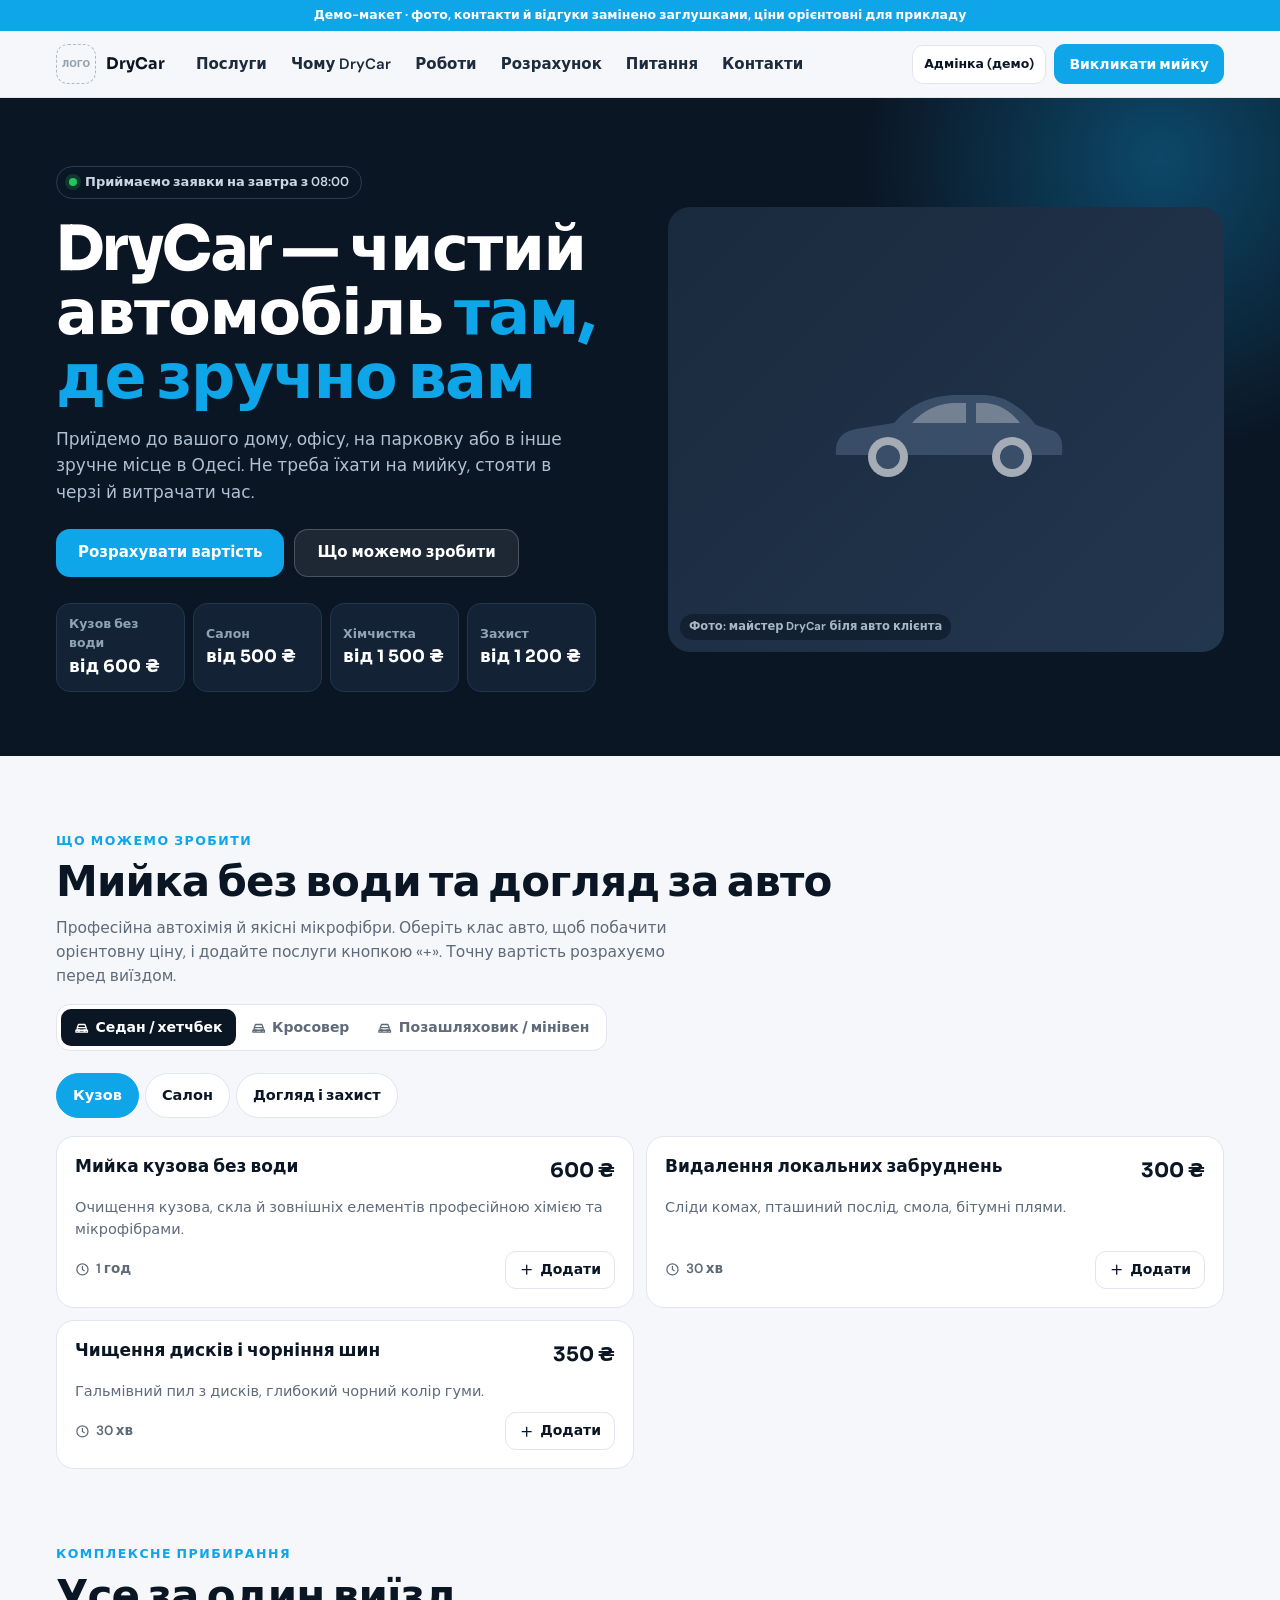
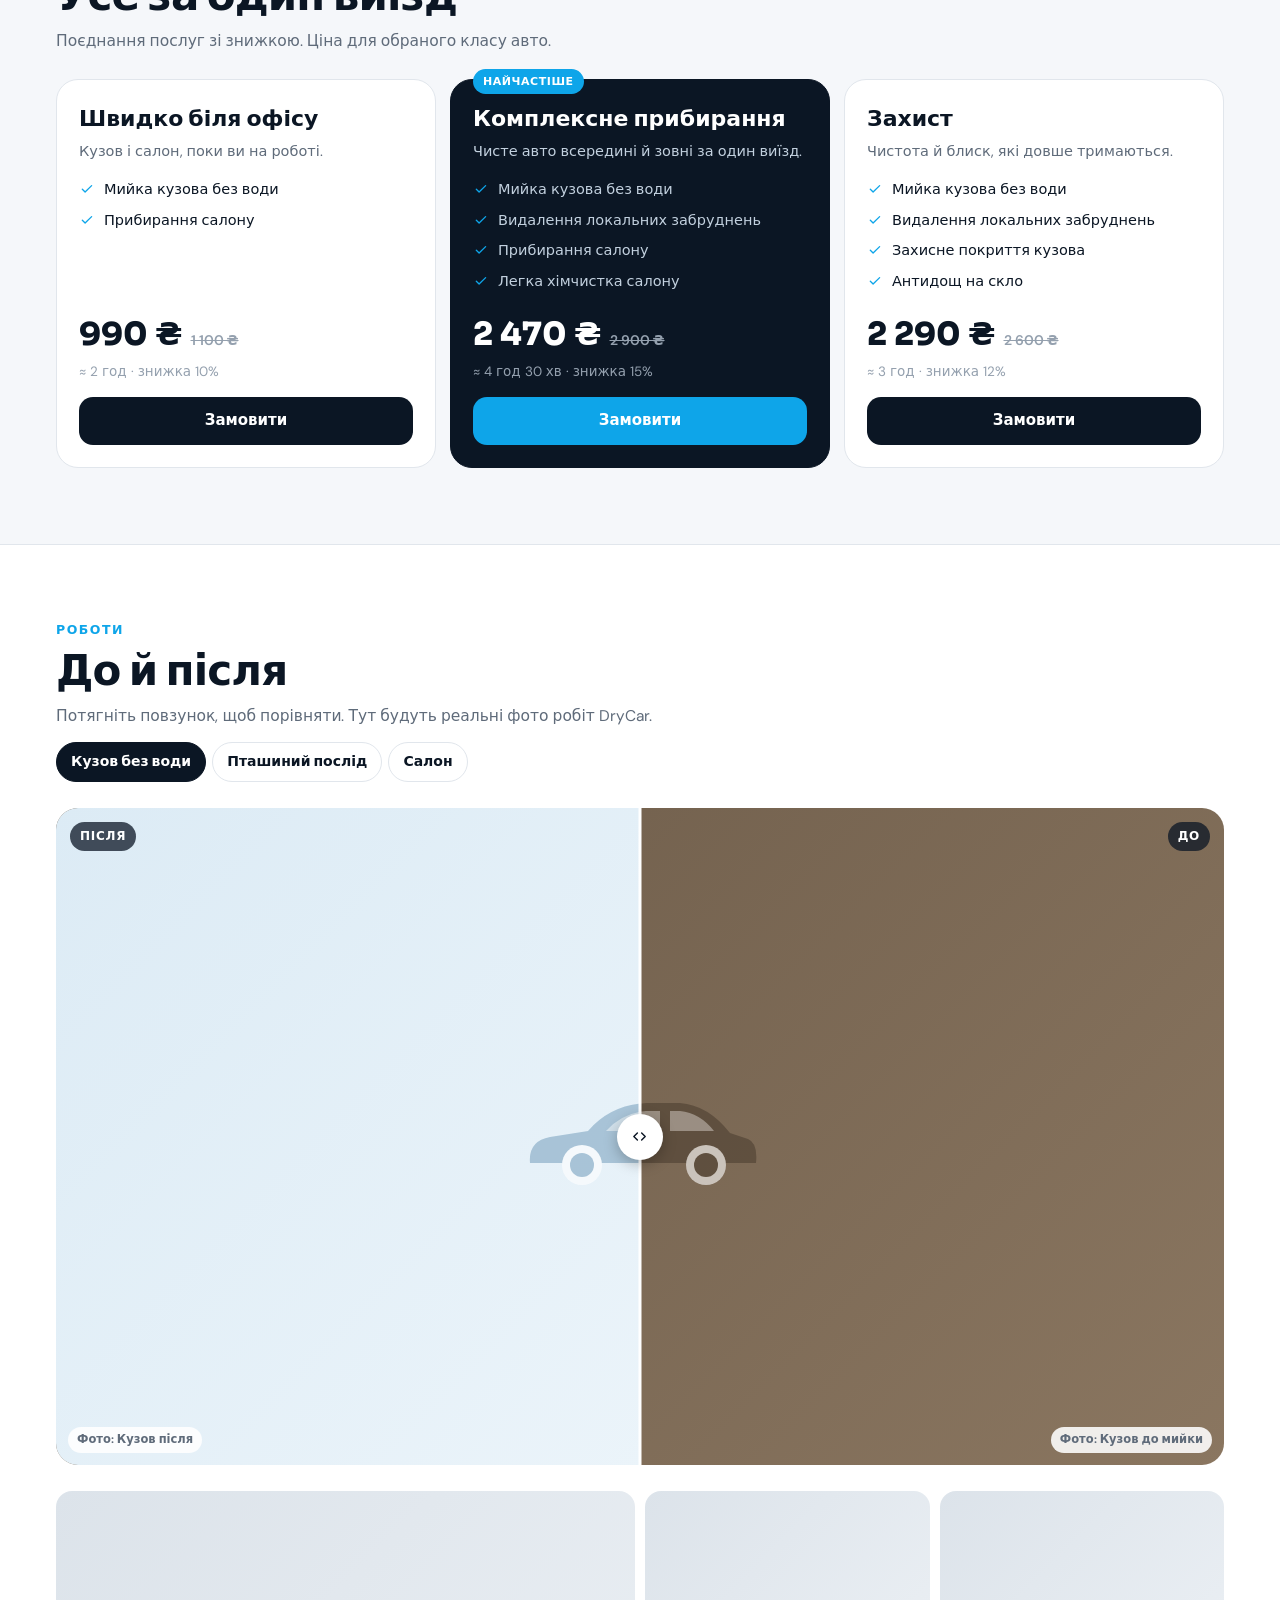
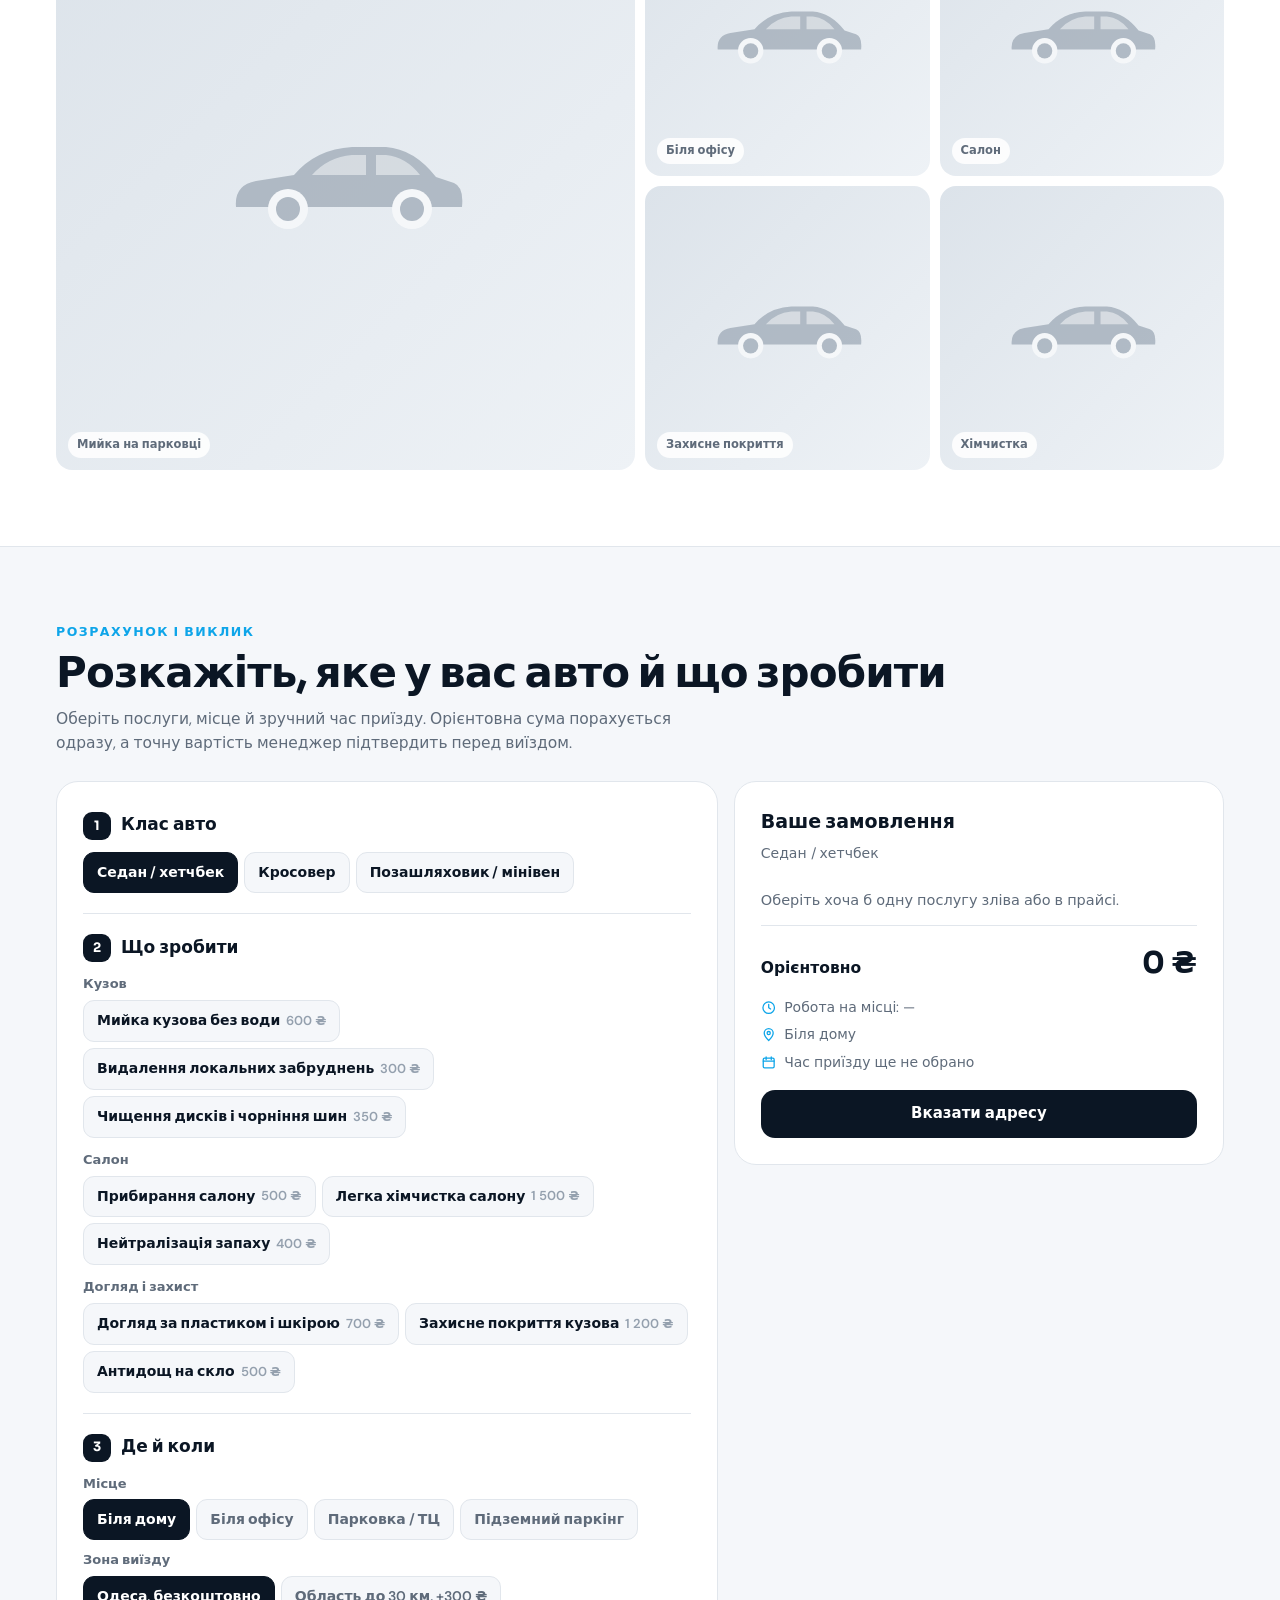
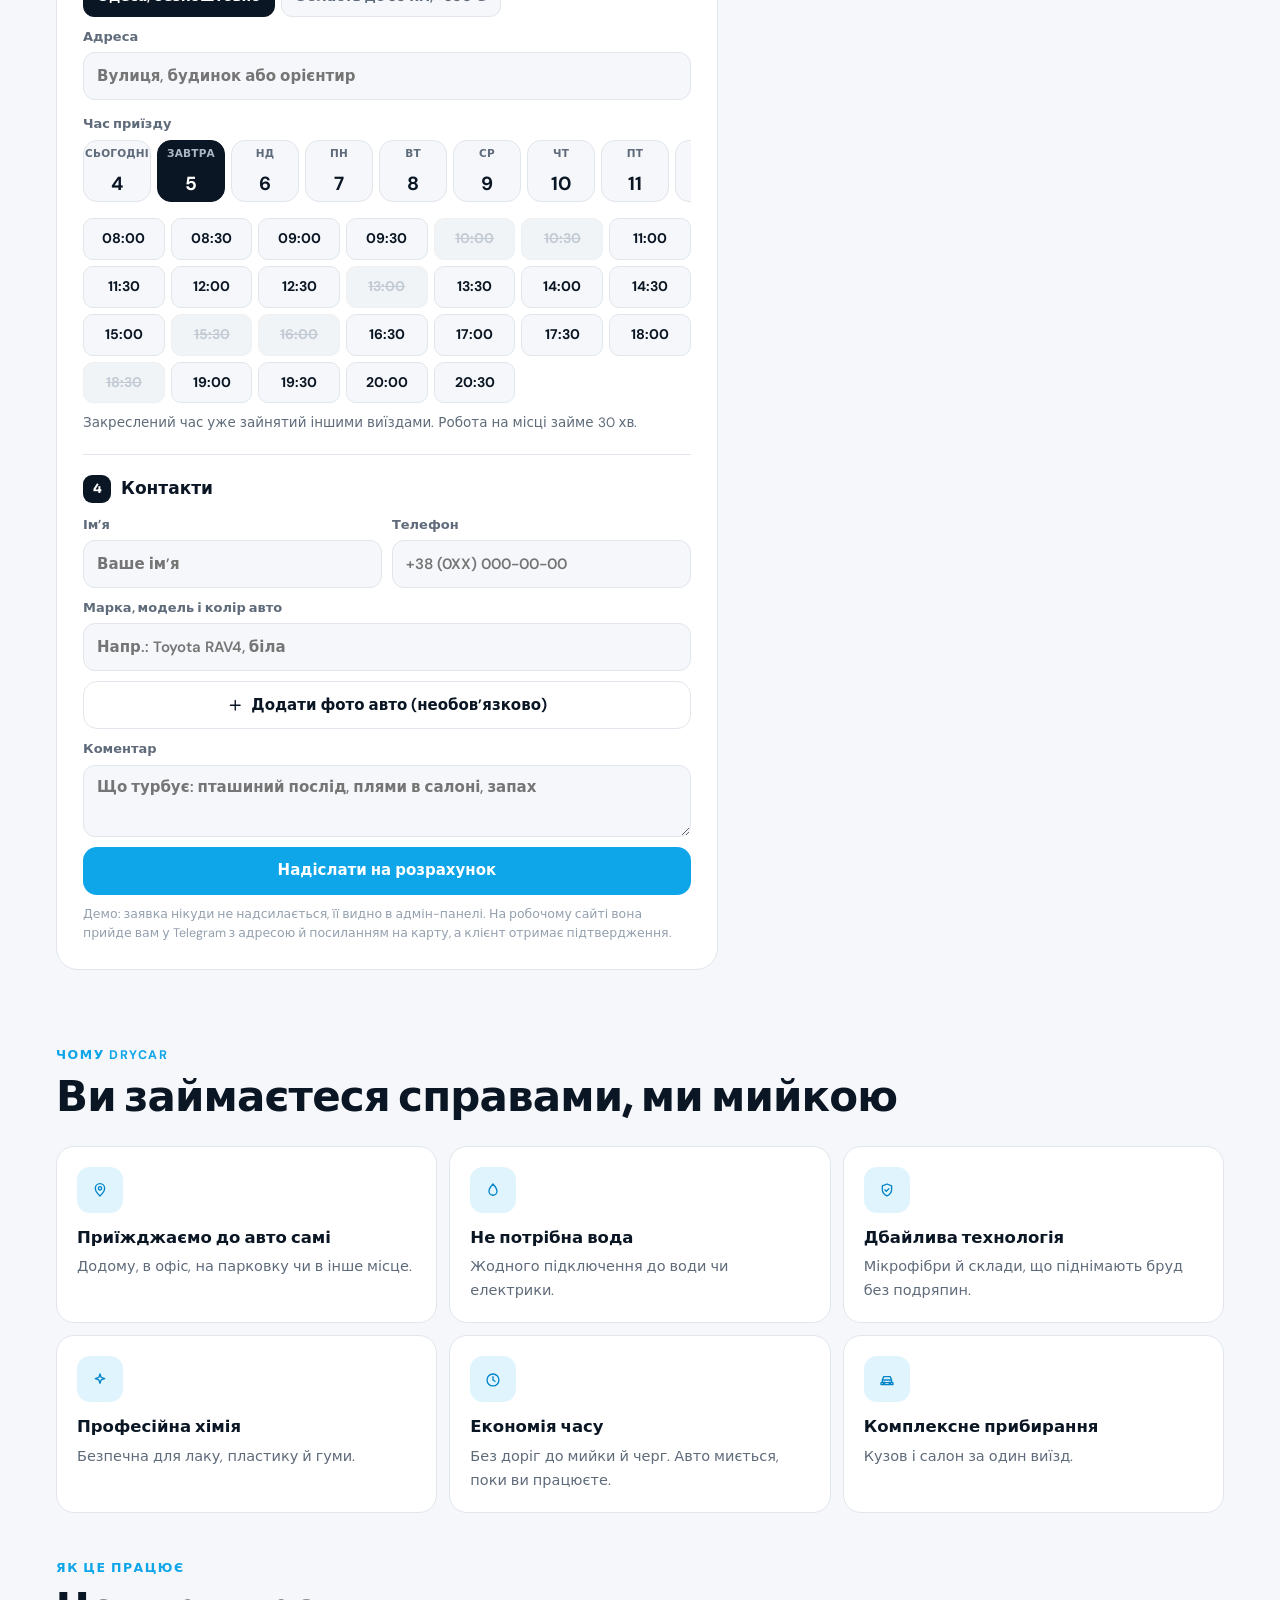
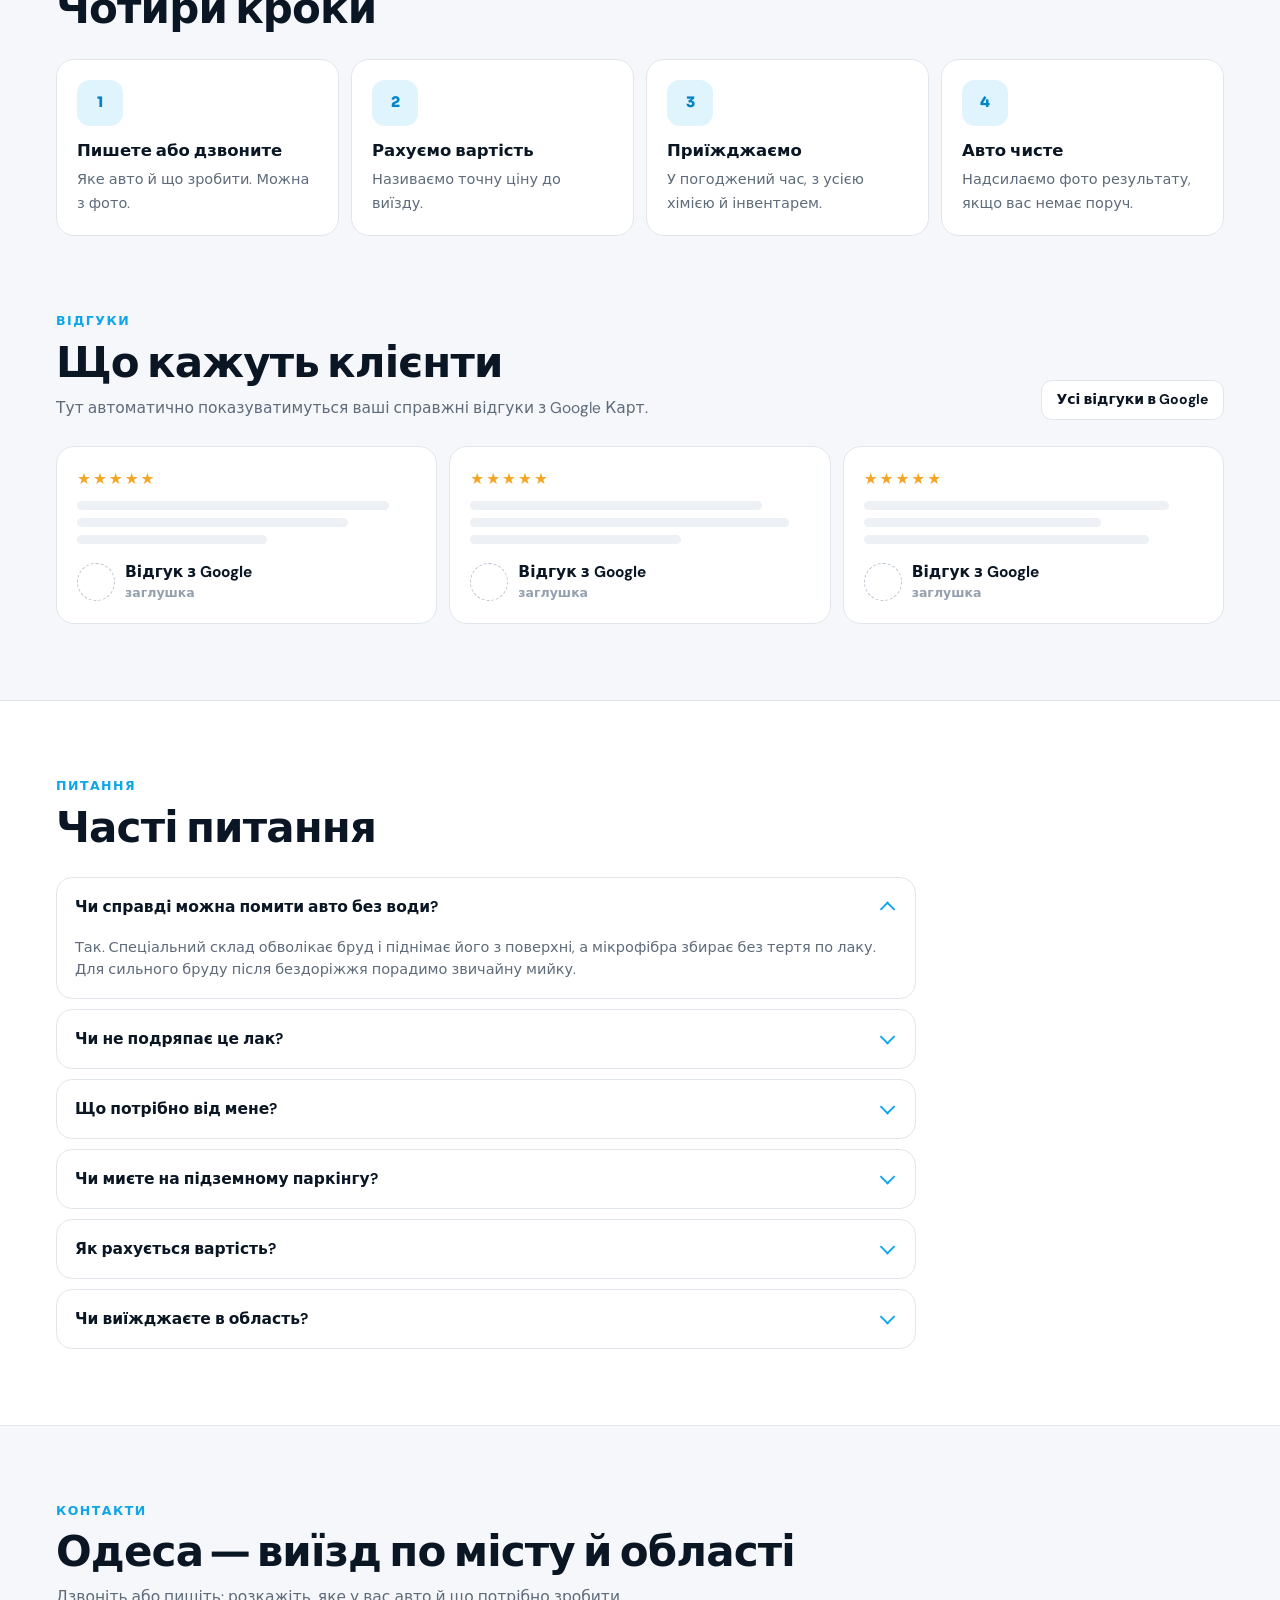
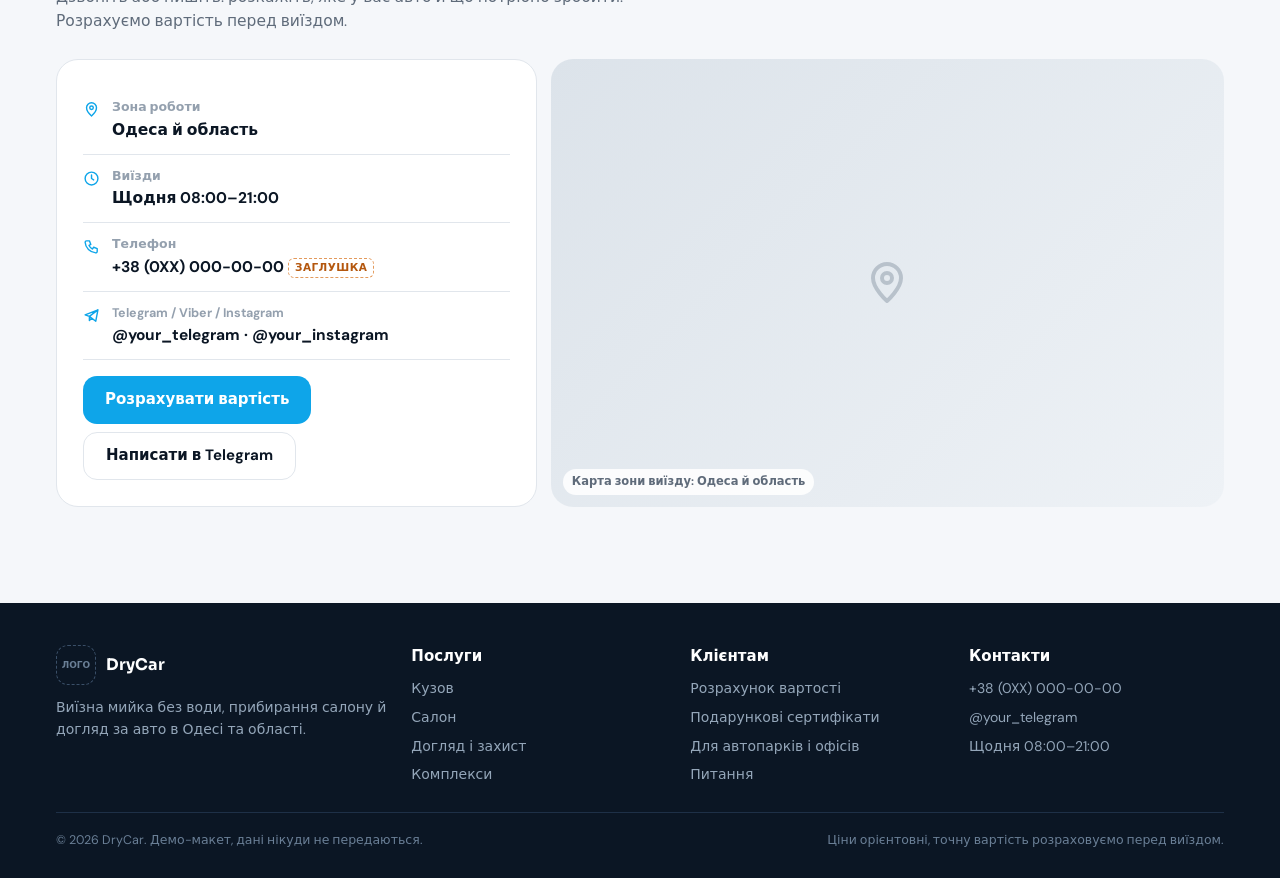
<file: drycar/index.html>
<!doctype html>
<html lang="uk">
<head>
<meta charset="utf-8">
<meta name="viewport" content="width=device-width,initial-scale=1,viewport-fit=cover">
<title>DryCar Виїзна мийка Одеса</title>
<meta name="theme-color" content="#0B1624">
<link rel="preconnect" href="https://fonts.googleapis.com">
<link rel="preconnect" href="https://fonts.gstatic.com" crossorigin>
<link href="https://fonts.googleapis.com/css2?family=Sora:wght@500;600;700;800&family=DM+Sans:opsz,wght@9..40,400;9..40,500;9..40,600;9..40,700&display=swap" rel="stylesheet">
<style>
:root{
  --bg:#F5F7FA;--card:#FFFFFF;--ink:#0B1624;--ink2:#1E2B3C;--mut:#5F6B7A;--mut2:#94A0AE;--line:#E1E6EC;
  --ac:#0EA5E9;--ac-d:#0284C7;--ac-l:#E0F4FD;--ok:#16A34A;--dk:#0B1624;--dk2:#132235;
  --r:18px;--fh:'Sora',system-ui,sans-serif;--fb:'DM Sans',system-ui,-apple-system,'Segoe UI',Arial,sans-serif;
  color-scheme:light;
}
*{box-sizing:border-box}
html{scroll-behavior:smooth;scroll-padding-top:74px}
body{margin:0;background:var(--bg);color:var(--ink);font:15.5px/1.55 var(--fb);-webkit-font-smoothing:antialiased;padding-bottom:calc(70px + env(safe-area-inset-bottom,0px))}
@media(min-width:900px){body{padding-bottom:0}}
[hidden]{display:none!important}
a{color:inherit}
button{font:inherit;color:inherit;background:none;border:0;padding:0;cursor:pointer}
h1,h2,h3,h4,p{margin:0}
:focus-visible{outline:2px solid var(--ac);outline-offset:3px;border-radius:6px}
.w{max-width:1200px;margin:0 auto;padding:0 max(16px,env(safe-area-inset-left,0px))}
.ic{width:1.1em;height:1.1em;fill:none;stroke:currentColor;stroke-width:2;stroke-linecap:round;stroke-linejoin:round;flex:none;vertical-align:-.15em}
.btn{display:inline-flex;align-items:center;justify-content:center;gap:8px;height:48px;padding:0 22px;border-radius:14px;font-weight:700;font-size:15px;text-decoration:none;white-space:nowrap;transition:background .15s,transform .1s,border-color .15s}
.btn:active{transform:scale(.98)}
.btn-ac{background:var(--ac);color:#fff}.btn-ac:hover{background:var(--ac-d)}
.btn-dk{background:var(--ink);color:#fff}.btn-dk:hover{background:var(--ink2)}
.btn-ln{border:1.5px solid var(--line);background:var(--card)}.btn-ln:hover{border-color:var(--ink)}
.btn-gl{background:rgba(255,255,255,.08);color:#fff;border:1px solid rgba(255,255,255,.2)}.btn-gl:hover{background:rgba(255,255,255,.16)}
.btn-sm{height:40px;padding:0 15px;font-size:14px;border-radius:11px}
.tag-ph{display:inline-block;font-size:10.5px;font-weight:700;letter-spacing:.04em;text-transform:uppercase;color:#B4570E;border:1px dashed #E39A5C;border-radius:6px;padding:1px 6px;vertical-align:middle}

.ph{position:relative;background:linear-gradient(135deg,#DCE3EA,#EEF2F6);display:grid;place-items:center;overflow:hidden;color:#8D9AA8}
.ph svg.car{width:58%;max-width:260px;height:auto;opacity:.6}
.ph .pl{position:absolute;left:12px;bottom:12px;font-size:11.5px;font-weight:700;background:rgba(255,255,255,.88);color:var(--mut);padding:4px 9px;border-radius:999px}
.ph.dk{background:linear-gradient(135deg,#1A2A3E,#22364E);color:#4C6280}
.ph.dk .pl{background:rgba(11,22,36,.6);color:#A8B6C6}

.demo-strip{background:var(--ac);color:#fff;font-size:12.5px;font-weight:700;text-align:center;padding:6px 12px}

/* header */
.hd{position:sticky;top:0;z-index:50;background:rgba(245,247,250,.9);backdrop-filter:blur(12px);-webkit-backdrop-filter:blur(12px);border-bottom:1px solid var(--line)}
.hd .w{display:flex;align-items:center;gap:12px;height:66px}
.logo{display:flex;align-items:center;gap:10px;text-decoration:none;font-family:var(--fh);font-weight:700;font-size:16px;white-space:nowrap}
.logo i{width:40px;height:40px;border-radius:12px;border:1.5px dashed #AEB9C5;display:grid;place-items:center;font:700 9px var(--fb);color:var(--mut2);font-style:normal}
.nav{display:none;gap:2px;margin-left:8px}
.nav a{white-space:nowrap;text-decoration:none;font-weight:600;font-size:15px;color:var(--ink2);padding:8px 11px;border-radius:10px}
.nav a:hover{background:#E8EDF2}
.hd-r{margin-left:auto;display:flex;align-items:center;gap:8px}
.tel{display:none;font-weight:700;text-decoration:none;white-space:nowrap;font-size:15px}
.adm-link{font-size:12.5px;font-weight:700;padding:9px 11px;border-radius:11px;border:1.5px solid var(--line);text-decoration:none;white-space:nowrap;background:var(--card)}
@media(min-width:1140px){.nav{display:flex}}
@media(min-width:1360px){.tel{display:block}}
@media(max-width:600px){.hd .hbtn{display:none}.logo span{display:none}}

/* hero */
.hero{background:var(--dk);color:#fff;overflow:hidden;position:relative}
.hero::before{content:"";position:absolute;width:640px;height:640px;right:-200px;top:-260px;background:radial-gradient(circle,rgba(14,165,233,.35),transparent 65%);pointer-events:none}
.hero .hw{position:relative;display:grid;gap:28px;padding-top:42px;padding-bottom:40px}
@media(min-width:920px){.hero .hw{grid-template-columns:1.05fr 1fr;align-items:center;padding-top:68px;padding-bottom:64px}}
.pill{display:inline-flex;gap:8px;align-items:center;font-size:13px;font-weight:600;color:#C9D6E4;border:1px solid #2A3D55;border-radius:999px;padding:5px 12px}
.pill i{width:8px;height:8px;border-radius:50%;background:#22C55E;box-shadow:0 0 0 4px rgba(34,197,94,.18)}
.hero h1{font-family:var(--fh);font-weight:800;font-size:clamp(34px,6.2vw,62px);line-height:1.04;letter-spacing:-.025em;margin:18px 0 16px}
.hero h1 em{font-style:normal;color:var(--ac)}
.hero .sub{color:#AFC0D2;font-size:17px;max-width:540px}
.hero .cta{display:flex;gap:10px;flex-wrap:wrap;margin-top:24px}
.qp{display:grid;grid-template-columns:repeat(2,1fr);gap:8px;margin-top:26px;max-width:540px}
@media(min-width:560px){.qp{grid-template-columns:repeat(4,1fr)}}
.qp button{text-align:left;background:var(--dk2);border:1px solid #23364C;border-radius:14px;padding:11px 12px}
.qp button:hover{border-color:var(--ac)}
.qp small{display:block;color:#8FA3B8;font-size:12.5px;font-weight:600}
.qp b{font-family:var(--fh);font-size:17px}
.hero .ph{aspect-ratio:5/4;border-radius:22px}

section.s{padding:52px 0}
@media(min-width:900px){section.s{padding:76px 0}}
.kick{font-size:12.5px;font-weight:700;letter-spacing:.12em;text-transform:uppercase;color:var(--ac)}
.s h2{font-family:var(--fh);font-weight:700;font-size:clamp(26px,4.2vw,42px);line-height:1.1;letter-spacing:-.02em;margin:8px 0 10px}
.s .lead{color:var(--mut);max-width:640px}
.head{display:flex;justify-content:space-between;align-items:flex-end;gap:16px;flex-wrap:wrap}

/* services */
.cls{display:inline-flex;background:var(--card);border:1px solid var(--line);border-radius:14px;padding:4px;gap:2px;flex-wrap:wrap}
.cls button{padding:8px 13px;border-radius:10px;font-weight:700;font-size:14px;color:var(--mut);display:inline-flex;align-items:center;gap:6px}
.cls button.on{background:var(--ink);color:#fff}
.tabs{display:flex;gap:6px;overflow-x:auto;margin-top:22px;padding-bottom:2px;scrollbar-width:none}
.tabs::-webkit-scrollbar{display:none}
.tabs button{white-space:nowrap;font-weight:700;font-size:14.5px;padding:10px 16px;border-radius:999px;background:var(--card);border:1px solid var(--line)}
.tabs button.on{background:var(--ac);border-color:var(--ac);color:#fff}
.svc{display:grid;gap:12px;margin-top:16px}
@media(min-width:720px){.svc{grid-template-columns:repeat(2,1fr)}}
.sv{background:var(--card);border:1px solid var(--line);border-radius:var(--r);padding:18px;display:flex;flex-direction:column;gap:10px}
.sv .t{display:flex;justify-content:space-between;gap:12px;align-items:flex-start}
.sv h3{font-size:17px;font-weight:700;line-height:1.3}
.sv .pr{font-family:var(--fh);font-weight:700;font-size:20px;white-space:nowrap}
.sv p{color:var(--mut);font-size:14.5px}
.sv .f{display:flex;justify-content:space-between;align-items:center;gap:10px;margin-top:auto}
.sv .tm{display:inline-flex;align-items:center;gap:6px;font-size:13.5px;font-weight:600;color:var(--mut)}
.add{display:inline-flex;align-items:center;gap:6px;height:38px;padding:0 13px;border-radius:11px;border:1.5px solid var(--line);font-weight:700;font-size:14px}
.add:hover{border-color:var(--ac);color:var(--ac-d)}
.add.on{background:var(--ac-l);border-color:var(--ac);color:var(--ac-d)}

/* packages */
.pk{display:grid;gap:14px;margin-top:26px}
@media(min-width:860px){.pk{grid-template-columns:repeat(3,1fr)}}
.pc{background:var(--card);border:1px solid var(--line);border-radius:22px;padding:22px;display:flex;flex-direction:column;position:relative}
.pc.hot{background:var(--dk);color:#fff;border-color:var(--dk)}
.pc.hot p,.pc.hot li{color:#C2D0DE}
.pc .lbl{position:absolute;top:-11px;left:22px;background:var(--ac);color:#fff;font-size:11px;font-weight:800;padding:4px 10px;border-radius:999px;text-transform:uppercase;letter-spacing:.05em}
.pc h3{font-family:var(--fh);font-size:22px;font-weight:700}
.pc p{color:var(--mut);font-size:14.5px;margin-top:4px}
.pc ul{list-style:none;margin:16px 0 18px;padding:0;display:grid;gap:8px;font-size:14.5px}
.pc li{display:flex;gap:9px}.pc li .ic{color:var(--ac);margin-top:3px}
.pc .pr{font-family:var(--fh);font-weight:800;font-size:32px;margin-top:auto}
.pc .old{font-size:14px;color:var(--mut2);text-decoration:line-through;margin-left:8px;font-family:var(--fb);font-weight:600}
.pc .tm{font-size:13.5px;color:var(--mut2);margin:2px 0 14px}

/* before/after */
.ba{position:relative;aspect-ratio:16/9;border-radius:22px;overflow:hidden;margin-top:26px;user-select:none;-webkit-user-select:none;touch-action:pan-y}
.ba .ph{position:absolute;inset:0}
.ba .bef{background:linear-gradient(135deg,#6B5A48,#8A7660);color:#4D3F31}
.ba .bef .pl{left:auto;right:12px}
.ba .aft{background:linear-gradient(135deg,#DCEBF5,#F2F8FC);clip-path:inset(0 calc(100% - var(--p,50%)) 0 0)}
.ba .lab{position:absolute;top:14px;font-size:12px;font-weight:800;text-transform:uppercase;letter-spacing:.06em;background:rgba(11,22,36,.75);color:#fff;padding:5px 10px;border-radius:999px;z-index:2}
.ba .lab.l{left:14px}.ba .lab.r{right:14px}
.ba .bar{position:absolute;top:0;bottom:0;left:var(--p,50%);width:3px;background:#fff;transform:translateX(-50%);z-index:2;pointer-events:none}
.ba .knob{position:absolute;top:50%;left:var(--p,50%);width:46px;height:46px;border-radius:50%;background:#fff;box-shadow:0 4px 14px rgba(0,0,0,.25);transform:translate(-50%,-50%);z-index:3;display:grid;place-items:center;color:var(--ink);pointer-events:none}
.ba input{position:absolute;inset:0;width:100%;height:100%;opacity:0;cursor:ew-resize;z-index:4;margin:0}
.ba-tabs{display:flex;gap:6px;flex-wrap:wrap;margin-top:14px}
.ba-tabs button{font-weight:700;font-size:14px;padding:8px 14px;border-radius:999px;border:1px solid var(--line);background:var(--card)}
.ba-tabs button.on{background:var(--ink);color:#fff;border-color:var(--ink)}

/* booking */
.bk{display:grid;gap:16px;margin-top:26px}.bk>*{min-width:0}
@media(min-width:960px){.bk{grid-template-columns:1.35fr 1fr;align-items:start}}
.box{background:var(--card);border:1px solid var(--line);border-radius:22px;padding:20px}
@media(min-width:700px){.box{padding:26px}}
.step{display:flex;align-items:center;gap:10px;font-family:var(--fh);font-weight:700;font-size:17px;margin:4px 0 12px}
.step b{width:28px;height:28px;border-radius:9px;background:var(--ink);color:#fff;font-size:13px;display:grid;place-items:center}
.sep{height:1px;background:var(--line);margin:20px 0}
.chips{display:flex;flex-wrap:wrap;gap:6px}
.chips label{position:relative}
.chips input{position:absolute;opacity:0;pointer-events:none}
.chips span{display:inline-flex;align-items:center;gap:6px;padding:9px 13px;border-radius:11px;border:1.5px solid var(--line);font-weight:600;font-size:14px;cursor:pointer;background:var(--bg)}
.chips span em{font-style:normal;color:var(--mut2);font-weight:600;font-size:13px}
.chips input:checked+span{background:var(--ac-l);border-color:var(--ac);color:var(--ac-d)}
.chips input:checked+span em{color:var(--ac-d)}
.chips input:focus-visible+span{outline:2px solid var(--ac);outline-offset:2px}
.chips.solid input:checked+span{background:var(--ink);border-color:var(--ink);color:#fff}
.days{display:flex;gap:6px;overflow-x:auto;padding-bottom:4px;scrollbar-width:none}
.days::-webkit-scrollbar{display:none}
.days label{position:relative;flex:none}
.days input{position:absolute;opacity:0;pointer-events:none}
.days span{display:grid;place-items:center;width:68px;height:62px;border-radius:14px;border:1.5px solid var(--line);background:var(--bg);cursor:pointer;line-height:1.1}
.days span small{font-size:10.5px;letter-spacing:.02em;font-weight:700;color:var(--mut);text-transform:uppercase}
.days span b{font-size:19px}
.days input:checked+span{background:var(--ink);border-color:var(--ink);color:#fff}
.days input:checked+span small{color:#A9B7C6}
.days input:focus-visible+span{outline:2px solid var(--ac);outline-offset:2px}
.slots{display:grid;grid-template-columns:repeat(auto-fill,minmax(74px,1fr));gap:6px;margin-top:12px}
.slots label{position:relative}
.slots input{position:absolute;opacity:0;pointer-events:none}
.slots span{display:block;text-align:center;padding:9px 0;border-radius:10px;border:1.5px solid var(--line);font-weight:700;font-size:14px;cursor:pointer;background:var(--bg)}
.slots input:checked+span{background:var(--ac);border-color:var(--ac);color:#fff}
.slots input:disabled+span{color:#C3CBD4;background:#F1F4F7;text-decoration:line-through;cursor:not-allowed;border-color:#EDF0F3}
.slots input:focus-visible+span{outline:2px solid var(--ac);outline-offset:2px}
.slot-note{font-size:13.5px;color:var(--mut);margin-top:10px}
.fgrid{display:grid;gap:10px}
@media(min-width:520px){.fgrid{grid-template-columns:1fr 1fr}.fgrid .full{grid-column:1/-1}}
.fld{display:grid;gap:5px;font-size:13px;font-weight:700;color:var(--mut)}
.fld input,.fld textarea{width:100%;height:48px;border-radius:12px;border:1.5px solid var(--line);background:var(--bg);font:600 15px var(--fb);color:var(--ink);padding:0 13px}
.fld textarea{height:auto;min-height:72px;padding:11px 13px;resize:vertical}
.fld input:focus,.fld textarea:focus{outline:none;border-color:var(--ac)}
.sum{position:sticky;top:86px}
.sum h3{font-family:var(--fh);font-size:19px;margin-bottom:6px}
.sum .cl{color:var(--mut);font-size:14px;margin-bottom:10px}
.sum .ln{display:flex;justify-content:space-between;gap:10px;padding:9px 0;border-bottom:1px solid var(--line);font-size:14.5px}
.sum .ln span{color:var(--ink2)}
.sum .ln b{white-space:nowrap}
.sum .ln button{color:var(--mut2);margin-left:6px;font-size:16px;line-height:1}
.sum .ln button:hover{color:#DC2626}
.sum .em{color:var(--mut);font-size:14.5px;padding:14px 0;border-bottom:1px solid var(--line)}
.sum .tot{display:flex;justify-content:space-between;align-items:baseline;margin-top:14px}
.sum .tot b{font-family:var(--fh);font-size:30px}
.sum .meta{display:grid;gap:6px;margin-top:10px;font-size:14px;color:var(--mut)}
.sum .meta div{display:flex;gap:8px}.sum .meta .ic{color:var(--ac);margin-top:3px}
.sum .disc{background:var(--ac-l);color:var(--ac-d);font-weight:700;font-size:13.5px;border-radius:10px;padding:8px 11px;margin-top:12px}
.hint{font-size:12.5px;color:var(--mut2);margin-top:10px}
.done{text-align:center;padding:24px 8px}
.done .q{width:64px;height:64px;border-radius:50%;background:var(--ok);color:#fff;display:grid;place-items:center;margin:0 auto 14px}
.done .q .ic{width:30px;height:30px;stroke-width:2.6}
.done h3{font-family:var(--fh);font-size:24px;margin-bottom:8px}
.done p{color:var(--mut);max-width:440px;margin:0 auto 18px}

/* why, works, reviews */
.why{display:grid;gap:12px;margin-top:26px}
@media(min-width:760px){.why{grid-template-columns:repeat(4,1fr)}}
@media(min-width:760px){.why6{grid-template-columns:repeat(3,1fr)}}
.why div{background:var(--card);border:1px solid var(--line);border-radius:var(--r);padding:20px}
.why .q{width:46px;height:46px;border-radius:13px;background:var(--ac-l);color:var(--ac-d);display:grid;place-items:center;margin-bottom:12px}
.why b{display:block;font-size:16.5px;margin-bottom:4px}
.why span{color:var(--mut);font-size:14.5px}
.gal{display:grid;grid-template-columns:repeat(2,1fr);gap:10px;margin-top:26px}
@media(min-width:800px){.gal{grid-template-columns:repeat(4,1fr)}}
.gal .ph{aspect-ratio:1;border-radius:16px}
.gal .ph:first-child{grid-column:span 2;grid-row:span 2;aspect-ratio:auto}
.rv{display:grid;gap:12px;margin-top:26px}
@media(min-width:760px){.rv{grid-template-columns:repeat(3,1fr)}}
.rv>div{background:var(--card);border:1px solid var(--line);border-radius:var(--r);padding:20px}
.rv .st{color:#F5A524;letter-spacing:2px;margin-bottom:10px}
.rv .ln{height:9px;border-radius:5px;background:#EDF1F5;margin:8px 0}
.rv .who{display:flex;align-items:center;gap:10px;margin-top:16px}
.rv .av{width:38px;height:38px;border-radius:50%;border:1.5px dashed #B8C3CF}
.rv .who small{display:block;color:var(--mut2);font-size:12.5px;font-weight:600}

.faq{display:grid;gap:10px;margin-top:26px;max-width:860px}
.faq details{background:var(--card);border:1px solid var(--line);border-radius:16px;padding:0 18px}
.faq summary{list-style:none;cursor:pointer;padding:17px 30px 17px 0;font-weight:700;font-size:15.5px;position:relative}
.faq summary::-webkit-details-marker{display:none}
.faq summary::after{content:"";position:absolute;right:4px;top:50%;width:9px;height:9px;border-right:2px solid var(--ac);border-bottom:2px solid var(--ac);transform:translateY(-70%) rotate(45deg);transition:transform .2s}
.faq details[open] summary::after{transform:translateY(-30%) rotate(-135deg)}
.faq details p{color:var(--mut);padding:0 0 17px;font-size:14.5px}

.cont{display:grid;gap:14px;margin-top:26px}
@media(min-width:900px){.cont{grid-template-columns:1fr 1.4fr}}
.cont .ph{min-height:320px;border-radius:22px}
.rowc{display:flex;gap:12px;padding:12px 0;border-bottom:1px solid var(--line)}
.rowc:last-of-type{border-bottom:0}
.rowc .ic{color:var(--ac);margin-top:3px}
.rowc small{display:block;color:var(--mut2);font-size:12.5px;font-weight:700}

.ftr{background:var(--dk);color:#94A6B9;padding:42px 0 28px;font-size:14px;margin-top:20px}
.ftr .cols{display:grid;gap:24px}
@media(min-width:800px){.ftr .cols{grid-template-columns:1.3fr 1fr 1fr 1fr}}
.ftr h4{color:#fff;margin:0 0 10px;font-size:15px}
.ftr ul{list-style:none;margin:0;padding:0;display:grid;gap:7px}
.ftr a{text-decoration:none}.ftr a:hover{color:#fff}
.ftr .logo{color:#fff}.ftr .logo i{border-color:#3A4F68;color:#6A7F96}
.ftr .copy{margin-top:26px;padding-top:18px;border-top:1px solid #1E3047;font-size:12.5px;color:#6A7F96;display:flex;justify-content:space-between;gap:10px;flex-wrap:wrap}

.mbar{position:fixed;left:0;right:0;bottom:0;z-index:60;display:grid;grid-template-columns:1fr 1fr 1.3fr;gap:8px;padding:10px max(12px,env(safe-area-inset-left,0px)) calc(10px + env(safe-area-inset-bottom,0px));background:rgba(245,247,250,.96);backdrop-filter:blur(10px);-webkit-backdrop-filter:blur(10px);border-top:1px solid var(--line)}
.mbar .btn{height:46px;padding:0 8px;font-size:14px}
@media(min-width:900px){.mbar{display:none}}
.mbar .bdg{min-width:20px;height:20px;border-radius:10px;background:#fff;color:var(--ac-d);font-size:12px;display:grid;place-items:center;padding:0 5px}
.toast{position:fixed;left:50%;bottom:calc(86px + env(safe-area-inset-bottom,0px));transform:translateX(-50%);z-index:2000;background:var(--ink);color:#fff;font-weight:600;font-size:14px;padding:12px 18px;border-radius:12px;box-shadow:0 10px 30px rgba(0,0,0,.3);max-width:calc(100vw - 32px);text-align:center}
@media(min-width:900px){.toast{bottom:28px}}
</style>
</head>
<body>
<svg width="0" height="0" style="position:absolute" aria-hidden="true">
  <symbol id="i-check" viewBox="0 0 24 24"><path d="M5 12.5l4.2 4.2L19 7"/></symbol>
  <symbol id="i-plus" viewBox="0 0 24 24"><path d="M12 5v14M5 12h14"/></symbol>
  <symbol id="i-clock" viewBox="0 0 24 24"><circle cx="12" cy="12" r="9"/><path d="M12 7v5l3 2"/></symbol>
  <symbol id="i-cal" viewBox="0 0 24 24"><rect x="3.5" y="5" width="17" height="15" rx="2"/><path d="M3.5 9.5h17M8 3v4M16 3v4"/></symbol>
  <symbol id="i-pin" viewBox="0 0 24 24"><path d="M12 21s-7-6.2-7-11.5a7 7 0 0 1 14 0C19 14.8 12 21 12 21z"/><circle cx="12" cy="9.5" r="2.5"/></symbol>
  <symbol id="i-phone" viewBox="0 0 24 24"><path d="M5 4h4l2 5-2.5 1.5a11 11 0 0 0 5 5L15 13l5 2v4a2 2 0 0 1-2 2A16 16 0 0 1 3 6a2 2 0 0 1 2-2z"/></symbol>
  <symbol id="i-tg" viewBox="0 0 24 24"><path d="M21 4L3 11l6 2.2M21 4l-3 16-9-6.8M21 4L9 13.2V19l3-3.3"/></symbol>
  <symbol id="i-drop" viewBox="0 0 24 24"><path d="M12 3s6 6.5 6 11a6 6 0 0 1-12 0c0-4.5 6-11 6-11z"/></symbol>
  <symbol id="i-shield" viewBox="0 0 24 24"><path d="M12 3l7 3v5c0 4.5-3 8.3-7 10-4-1.7-7-5.5-7-10V6z"/><path d="M9 12l2 2 4-4"/></symbol>
  <symbol id="i-spark" viewBox="0 0 24 24"><path d="M12 3l1.8 5.2L19 10l-5.2 1.8L12 17l-1.8-5.2L5 10l5.2-1.8z"/></symbol>
  <symbol id="i-coffee" viewBox="0 0 24 24"><path d="M5 9h11v5a5 5 0 0 1-5 5h-1a5 5 0 0 1-5-5zM16 10h1.5a2.5 2.5 0 0 1 0 5H16M8 3v3M11 3v3"/></symbol>
  <symbol id="i-arrows" viewBox="0 0 24 24"><path d="M9 7l-5 5 5 5M15 7l5 5-5 5"/></symbol>
  <symbol id="i-car" viewBox="0 0 24 24"><path d="M5 16V12l2-5h10l2 5v4M3 16h18v3H3zM7 12h10"/><circle cx="7.5" cy="16.5" r="1.2"/><circle cx="16.5" cy="16.5" r="1.2"/></symbol>
  <symbol id="car" viewBox="0 0 260 120"><path d="M20 86 Q18 64 40 60 L78 54 Q100 28 136 26 L170 26 Q198 28 220 56 L238 62 Q248 66 246 86 Z" fill="currentColor"/><path d="M96 54 Q112 36 136 34 H150 V54 Z M160 34 H170 Q190 36 204 54 H160 Z" fill="#fff" opacity=".55"/><circle cx="72" cy="88" r="20" fill="#fff"/><circle cx="72" cy="88" r="12" fill="currentColor"/><circle cx="196" cy="88" r="20" fill="#fff"/><circle cx="196" cy="88" r="12" fill="currentColor"/></symbol>
</svg>

<div class="demo-strip">Демо-макет · фото, контакти й відгуки замінено заглушками, ціни орієнтовні для прикладу</div>

<header class="hd">
  <div class="w">
    <a class="logo" href="#top" aria-label="На початок"><i>ЛОГО</i><span>DryCar</span></a>
    <nav class="nav" aria-label="Розділи">
      <a href="#services">Послуги</a><a href="#why">Чому DryCar</a><a href="#works">Роботи</a><a href="#book">Розрахунок</a><a href="#faq">Питання</a><a href="#contacts">Контакти</a>
    </nav>
    <div class="hd-r">
      <a class="tel" href="#contacts">+38 (0XX) 000-00-00</a>
      <a href="#admin" class="adm-link" data-adm>Адмінка (демо)</a>
      <a class="btn btn-ac btn-sm hbtn" href="#book">Викликати мийку</a>
    </div>
  </div>
</header>

<main id="top">
<section class="hero">
  <div class="w hw">
    <div>
      <span class="pill"><i></i><span id="openTxt">Сьогодні виїжджаємо до 21:00</span></span>
      <h1>DryCar — чистий автомобіль <em>там, де зручно вам</em></h1>
      <p class="sub">Приїдемо до вашого дому, офісу, на парковку або в інше зручне місце в Одесі. Не треба їхати на мийку, стояти в черзі й витрачати час.</p>
      <div class="cta"><a class="btn btn-ac" href="#book">Розрахувати вартість</a><a class="btn btn-gl" href="#services">Що можемо зробити</a></div>
      <div class="qp" id="qp"></div>
    </div>
    <div class="ph dk"><svg class="car" aria-hidden="true"><use href="#car"/></svg><span class="pl">Фото: майстер DryCar біля авто клієнта</span></div>
  </div>
</section>

<section class="s" id="services">
  <div class="w">
    <div class="head">
      <div><div class="kick">Що можемо зробити</div><h2>Мийка без води та догляд за авто</h2><p class="lead">Професійна автохімія й якісні мікрофібри. Оберіть клас авто, щоб побачити орієнтовну ціну, і додайте послуги кнопкою «+». Точну вартість розрахуємо перед виїздом.</p></div>
      <div class="cls" id="clsTop" role="group" aria-label="Клас авто"></div>
    </div>
    <div class="tabs" id="tabs" role="tablist"></div>
    <div class="svc" id="svc"></div>
  </div>
</section>

<section class="s" id="packages" style="padding-top:0">
  <div class="w">
    <div class="kick">Комплексне прибирання</div><h2>Усе за один виїзд</h2><p class="lead">Поєднання послуг зі знижкою. Ціна для обраного класу авто.</p>
    <div class="pk" id="pk"></div>
  </div>
</section>

<section class="s" id="works" style="background:var(--card);border-block:1px solid var(--line)">
  <div class="w">
    <div class="kick">Роботи</div><h2>До й після</h2><p class="lead">Потягніть повзунок, щоб порівняти. Тут будуть реальні фото робіт DryCar.</p>
    <div class="ba-tabs" id="baTabs"></div>
    <div class="ba" id="ba" style="--p:50%">
      <div class="ph bef"><svg class="car" aria-hidden="true"><use href="#car"/></svg><span class="pl" id="baB">Фото «до»</span></div>
      <div class="ph aft"><svg class="car" aria-hidden="true" style="color:#7FA6C2"><use href="#car"/></svg><span class="pl" id="baA">Фото «після»</span></div>
      <span class="lab l">Після</span><span class="lab r">До</span>
      <div class="bar"></div><div class="knob"><svg class="ic" aria-hidden="true"><use href="#i-arrows"/></svg></div>
      <input type="range" min="0" max="100" value="50" id="baR" aria-label="Порівняння до й після">
    </div>
    <div class="gal">
      <div class="ph"><svg class="car" aria-hidden="true"><use href="#car"/></svg><span class="pl">Мийка на парковці</span></div>
      <div class="ph"><svg class="car" aria-hidden="true"><use href="#car"/></svg><span class="pl">Біля офісу</span></div>
      <div class="ph"><svg class="car" aria-hidden="true"><use href="#car"/></svg><span class="pl">Салон</span></div>
      <div class="ph"><svg class="car" aria-hidden="true"><use href="#car"/></svg><span class="pl">Захисне покриття</span></div>
      <div class="ph"><svg class="car" aria-hidden="true"><use href="#car"/></svg><span class="pl">Хімчистка</span></div>
    </div>
  </div>
</section>

<section class="s" id="book">
  <div class="w">
    <div class="kick">Розрахунок і виклик</div><h2>Розкажіть, яке у вас авто й що зробити</h2><p class="lead">Оберіть послуги, місце й зручний час приїзду. Орієнтовна сума порахується одразу, а точну вартість менеджер підтвердить перед виїздом.</p>
    <div class="bk">
      <form class="box" id="bform" novalidate>
        <div class="step"><b>1</b>Клас авто</div>
        <div class="chips solid" id="clsForm" role="radiogroup" aria-label="Клас авто"></div>
        <div class="sep"></div>
        <div class="step"><b>2</b>Що зробити</div>
        <div id="pickList"></div>
        <div class="sep"></div>
        <div class="step"><b>3</b>Де й коли</div>
        <div class="fld" style="margin-bottom:10px"><span>Місце</span><div class="chips solid"><label><input type="radio" name="place" value="Біля дому" checked><span>Біля дому</span></label><label><input type="radio" name="place" value="Біля офісу"><span>Біля офісу</span></label><label><input type="radio" name="place" value="Парковка / ТЦ"><span>Парковка / ТЦ</span></label><label><input type="radio" name="place" value="Підземний паркінг"><span>Підземний паркінг</span></label></div></div>
        <div class="fld" style="margin-bottom:10px"><span>Зона виїзду</span><div class="chips solid"><label><input type="radio" name="zone" value="0" checked><span>Одеса, безкоштовно</span></label><label><input type="radio" name="zone" value="300"><span>Область до 30 км, +300 ₴</span></label></div></div>
        <label class="fld" for="f-addr" style="margin-bottom:14px">Адреса<input id="f-addr" autocomplete="street-address" placeholder="Вулиця, будинок або орієнтир"></label>
        <div style="font-size:13px;font-weight:700;color:var(--mut);margin-bottom:6px">Час приїзду</div>
        <div class="days" id="days"></div>
        <div class="slots" id="slots"></div>
        <p class="slot-note" id="slotNote"></p>
        <div class="sep"></div>
        <div class="step"><b>4</b>Контакти</div>
        <div class="fgrid">
          <label class="fld" for="f-name">Ім’я<input id="f-name" autocomplete="name" placeholder="Ваше ім’я"></label>
          <label class="fld" for="f-phone">Телефон<input id="f-phone" type="tel" inputmode="tel" autocomplete="tel" placeholder="+38 (0XX) 000-00-00"></label>
          <label class="fld full" for="f-car">Марка, модель і колір авто<input id="f-car" placeholder="Напр.: Toyota RAV4, біла"></label>
          <button type="button" class="btn btn-ln full" data-stub="Тут клієнт прикріпить фото забруднень, щоб точніше порахувати ціну"><svg class="ic" aria-hidden="true"><use href="#i-plus"/></svg>Додати фото авто (необов’язково)</button>
          <label class="fld full" for="f-note">Коментар<textarea id="f-note" placeholder="Що турбує: пташиний послід, плями в салоні, запах"></textarea></label>
          <button class="btn btn-ac full" type="submit" id="submitBtn">Надіслати на розрахунок</button>
        </div>
        <p class="hint">Демо: заявка нікуди не надсилається, її видно в адмін-панелі. На робочому сайті вона прийде вам у Telegram з адресою й посиланням на карту, а клієнт отримає підтвердження.</p>
      </form>
      <aside class="box sum" id="sum" aria-live="polite"></aside>
    </div>
  </div>
</section>

<section class="s" id="why" style="padding-top:0">
  <div class="w">
    <div class="kick">Чому DryCar</div><h2>Ви займаєтеся справами, ми мийкою</h2>
    <div class="why why6">
      <div><span class="q"><svg class="ic" aria-hidden="true"><use href="#i-pin"/></svg></span><b>Приїжджаємо до авто самі</b><span>Додому, в офіс, на парковку чи в інше місце.</span></div>
      <div><span class="q"><svg class="ic" aria-hidden="true"><use href="#i-drop"/></svg></span><b>Не потрібна вода</b><span>Жодного підключення до води чи електрики.</span></div>
      <div><span class="q"><svg class="ic" aria-hidden="true"><use href="#i-shield"/></svg></span><b>Дбайлива технологія</b><span>Мікрофібри й склади, що піднімають бруд без подряпин.</span></div>
      <div><span class="q"><svg class="ic" aria-hidden="true"><use href="#i-spark"/></svg></span><b>Професійна хімія</b><span>Безпечна для лаку, пластику й гуми.</span></div>
      <div><span class="q"><svg class="ic" aria-hidden="true"><use href="#i-clock"/></svg></span><b>Економія часу</b><span>Без доріг до мийки й черг. Авто миється, поки ви працюєте.</span></div>
      <div><span class="q"><svg class="ic" aria-hidden="true"><use href="#i-car"/></svg></span><b>Комплексне прибирання</b><span>Кузов і салон за один виїзд.</span></div>
    </div>
    <div class="kick" style="margin-top:46px">Як це працює</div><h2>Чотири кроки</h2>
    <div class="why">
      <div><span class="q" style="font-family:var(--fh);font-weight:800">1</span><b>Пишете або дзвоните</b><span>Яке авто й що зробити. Можна з фото.</span></div>
      <div><span class="q" style="font-family:var(--fh);font-weight:800">2</span><b>Рахуємо вартість</b><span>Називаємо точну ціну до виїзду.</span></div>
      <div><span class="q" style="font-family:var(--fh);font-weight:800">3</span><b>Приїжджаємо</b><span>У погоджений час, з усією хімією й інвентарем.</span></div>
      <div><span class="q" style="font-family:var(--fh);font-weight:800">4</span><b>Авто чисте</b><span>Надсилаємо фото результату, якщо вас немає поруч.</span></div>
    </div>
  </div>
</section>

<section class="s" id="reviews" style="padding-top:0">
  <div class="w">
    <div class="head"><div><div class="kick">Відгуки</div><h2>Що кажуть клієнти</h2><p class="lead">Тут автоматично показуватимуться ваші справжні відгуки з Google Карт.</p></div><button class="btn btn-ln btn-sm" data-stub="Відкриються всі відгуки на Google Картах">Усі відгуки в Google</button></div>
    <div class="rv">
      <div><div class="st">★★★★★</div><div class="ln" style="width:92%"></div><div class="ln" style="width:80%"></div><div class="ln" style="width:56%"></div><div class="who"><div class="av"></div><div><b>Відгук з Google</b><small>заглушка</small></div></div></div>
      <div><div class="st">★★★★★</div><div class="ln" style="width:86%"></div><div class="ln" style="width:94%"></div><div class="ln" style="width:62%"></div><div class="who"><div class="av"></div><div><b>Відгук з Google</b><small>заглушка</small></div></div></div>
      <div><div class="st">★★★★★</div><div class="ln" style="width:90%"></div><div class="ln" style="width:70%"></div><div class="ln" style="width:84%"></div><div class="who"><div class="av"></div><div><b>Відгук з Google</b><small>заглушка</small></div></div></div>
    </div>
  </div>
</section>

<section class="s" id="faq" style="background:var(--card);border-block:1px solid var(--line)">
  <div class="w"><div class="kick">Питання</div><h2>Часті питання</h2><div class="faq" id="faqList"></div></div>
</section>

<section class="s" id="contacts">
  <div class="w">
    <div class="kick">Контакти</div><h2>Одеса — виїзд по місту й області</h2><p class="lead">Дзвоніть або пишіть: розкажіть, яке у вас авто й що потрібно зробити. Розрахуємо вартість перед виїздом.</p>
    <div class="cont">
      <div class="box">
        <div class="rowc"><svg class="ic" aria-hidden="true"><use href="#i-pin"/></svg><div><small>Зона роботи</small><b>Одеса й область</b></div></div>
        <div class="rowc"><svg class="ic" aria-hidden="true"><use href="#i-clock"/></svg><div><small>Виїзди</small><b>Щодня 08:00–21:00</b></div></div>
        <div class="rowc"><svg class="ic" aria-hidden="true"><use href="#i-phone"/></svg><div><small>Телефон</small><b>+38 (0XX) 000-00-00</b> <span class="tag-ph">заглушка</span></div></div>
        <div class="rowc"><svg class="ic" aria-hidden="true"><use href="#i-tg"/></svg><div><small>Telegram / Viber / Instagram</small><b>@your_telegram · @your_instagram</b></div></div>
        <div style="display:flex;gap:8px;flex-wrap:wrap;margin-top:16px"><a class="btn btn-ac" href="#book">Розрахувати вартість</a><button class="btn btn-ln" data-stub="Відкриється ваш Telegram">Написати в Telegram</button></div>
      </div>
      <div class="ph"><svg class="ic" style="width:48px;height:48px;opacity:.5" aria-hidden="true"><use href="#i-pin"/></svg><span class="pl">Карта зони виїзду: Одеса й область</span></div>
    </div>
  </div>
</section>
</main>

<footer class="ftr">
  <div class="w">
    <div class="cols">
      <div><a class="logo" href="#top"><i>ЛОГО</i>DryCar</a><p style="margin-top:12px">Виїзна мийка без води, прибирання салону й догляд за авто в Одесі та області.</p></div>
      <div><h4>Послуги</h4><ul><li><a href="#services" data-tab-go="wash">Кузов</a></li><li><a href="#services" data-tab-go="dry">Салон</a></li><li><a href="#services" data-tab-go="det">Догляд і захист</a></li><li><a href="#packages">Комплекси</a></li></ul></div>
      <div><h4>Клієнтам</h4><ul><li><a href="#book">Розрахунок вартості</a></li><li><a href="#" data-stub="Подарункові сертифікати будуть у повному сайті">Подарункові сертифікати</a></li><li><a href="#" data-stub="Сторінка для автопарків буде в повному сайті">Для автопарків і офісів</a></li><li><a href="#faq">Питання</a></li></ul></div>
      <div><h4>Контакти</h4><ul><li>+38 (0XX) 000-00-00</li><li>@your_telegram</li><li>Щодня 08:00–21:00</li></ul></div>
    </div>
    <div class="copy"><span>© 2026 DryCar. Демо-макет, дані нікуди не передаються.</span><span>Ціни орієнтовні, точну вартість розраховуємо перед виїздом.</span></div>
  </div>
</footer>

<div class="mbar">
  <a class="btn btn-ln" href="#contacts"><svg class="ic" aria-hidden="true"><use href="#i-phone"/></svg>Дзвінок</a>
  <a class="btn btn-ln" href="#services">Ціни</a>
  <a class="btn btn-ac" href="#book">Викликати <span class="bdg" id="mCnt" hidden>0</span></a>
</div>
<div id="toast" class="toast" role="status" aria-live="polite" hidden><span id="toastText"></span></div>

<script>
(function(){
  var CLS=[['s','Седан / хетчбек'],['c','Кросовер'],['j','Позашляховик / мінівен']];
  var CATS=[['wash','Кузов'],['dry','Салон'],['det','Догляд і захист']];
  var SV=[
    ['w1','wash','Мийка кузова без води','Очищення кузова, скла й зовнішніх елементів професійною хімією та мікрофібрами.',60,[600,700,850]],
    ['w2','wash','Видалення локальних забруднень','Сліди комах, пташиний послід, смола, бітумні плями.',30,[300,350,400]],
    ['w3','wash','Чищення дисків і чорніння шин','Гальмівний пил з дисків, глибокий чорний колір гуми.',30,[350,400,450]],
    ['d1','dry','Прибирання салону','Пилосос, пластик, скло зсередини.',60,[500,600,700]],
    ['d2','dry','Легка хімчистка салону','Сидіння, килимки й локальні плями без довгої сушки.',120,[1500,1800,2100]],
    ['d3','dry','Нейтралізація запаху','Тютюн, тварини, волога.',30,[400,400,450]],
    ['p1','det','Догляд за пластиком і шкірою','Очищення, живлення й захисне просочення.',60,[700,800,900]],
    ['p2','det','Захисне покриття кузова','Гідрофобний шар: бруд менше липне, наступна мийка легша.',60,[1200,1400,1700]],
    ['p3','det','Антидощ на скло','Вода скочується вже на 60 км/год.',30,[500,600,700]]
  ];
  var PK=[
    ['k1','Швидко біля офісу','Кузов і салон, поки ви на роботі.',['w1','d1'],10,false],
    ['k2','Комплексне прибирання','Чисте авто всередині й зовні за один виїзд.',['w1','w2','d1','d2'],15,true],
    ['k3','Захист','Чистота й блиск, які довше тримаються.',['w1','w2','p2','p3'],12,false]
  ];
  var FAQ=[
    ['Чи справді можна помити авто без води?','Так. Спеціальний склад обволікає бруд і піднімає його з поверхні, а мікрофібра збирає без тертя по лаку. Для сильного бруду після бездоріжжя порадимо звичайну мийку.'],
    ['Чи не подряпає це лак?','Ні, якщо робити правильно. Ми використовуємо професійну хімію з високою мастильною здатністю й чисту мікрофібру для кожної ділянки.'],
    ['Що потрібно від мене?','Тільки доступ до авто. Для прибирання салону потрібні ключі або ваша присутність на початку.'],
    ['Чи миєте на підземному паркінгу?','Так, нам не потрібні вода й розетка. Уточніть лише, чи пускають на паркінг сторонніх.'],
    ['Як рахується вартість?','Залежить від класу авто, забрудненості й набору послуг. Ціни на сайті орієнтовні, точну суму назвемо перед виїздом, можна по фото.'],
    ['Чи виїжджаєте в область?','Так, по Одеській області за домовленістю. До 30 км від міста доплата 300 ₴.']
  ];
  window.__P=SV.map(function(s){return {id:s[0],cat:s[1],name:s[2],desc:s[3],min:s[4],h:s[4],d:s[5][0],pr:s[5]};});
  window.__L=[
    [412,'new','Олексій','+380 67 000 00 21','Сьогодні 16:30 · Біля офісу, Французький бульвар','Мийка кузова без води, Прибирання салону','1170','Сьогодні 10:12'],
    [411,'work','Наталія','+380 50 000 00 22','Завтра 09:00 · Біля дому, Таїрова','Легка хімчистка салону','1500','Сьогодні 09:40'],
    [410,'ship','ТОВ «Логістик»','+380 93 000 00 23','Сьогодні 11:00 · Парковка, 4 авто','Мийка кузова без води ×4','2400','Вчора 18:20'],
    [409,'done','Роман','+380 63 000 00 24','Вчора 10:00 · Область, Чорноморськ','Комплексне прибирання','3990','Вчора 08:55'],
    [408,'done','Ірина','+380 66 000 00 25','Вчора 14:00 · Підземний паркінг','Видалення локальних забруднень','300','16 жовт.'],
    [407,'cancel','Віктор','+380 97 000 00 26','16 жовт. 12:00 · Біля дому','Захисне покриття кузова','1400','15 жовт.']
  ];
  var S={cls:0,cat:'wash',sel:{},day:0,slot:null,ba:0};
  function $(s){return document.querySelector(s);}
  function esc(s){return String(s).replace(/[&<>"]/g,function(c){return {'&':'&amp;','<':'&lt;','>':'&gt;','"':'&quot;'}[c];});}
  function uah(n){return String(Math.round(n)).replace(/\B(?=(\d{3})+(?!\d))/g,' ')+' ₴';}
  function dur(m){var h=Math.floor(m/60),r=m%60;return (h?h+' год':'')+(h&&r?' ':'')+(r?r+' хв':'');}
  function I(n){return '<svg class="ic" aria-hidden="true"><use href="#i-'+n+'"/></svg>';}
  function sv(id){return SV.filter(function(s){return s[0]===id;})[0];}
  var tt=null;function toast(m){$('#toastText').textContent=m;$('#toast').hidden=false;clearTimeout(tt);tt=setTimeout(function(){$('#toast').hidden=true;},2600);}

  // quick prices
  var Q=[['wash','Кузов без води','w1'],['dry','Салон','d1'],['dry','Хімчистка','d2'],['det','Захист','p2']];
  function renderQ(){$('#qp').innerHTML=Q.map(function(q){return '<button data-tab-go="'+q[0]+'"><small>'+q[1]+'</small><b>від '+uah(sv(q[2])[5][0])+'</b></button>';}).join('');}
  renderQ();

  function clsBtns(){return CLS.map(function(c,i){return '<button data-cls="'+i+'" class="'+(S.cls===i?'on':'')+'" aria-pressed="'+(S.cls===i)+'">'+I('car')+c[1]+'</button>';}).join('');}
  function renderSvc(){
    $('#clsTop').innerHTML=clsBtns();
    $('#tabs').innerHTML=CATS.map(function(c){return '<button role="tab" aria-selected="'+(S.cat===c[0])+'" class="'+(S.cat===c[0]?'on':'')+'" data-cat="'+c[0]+'">'+c[1]+'</button>';}).join('');
    $('#svc').innerHTML=SV.filter(function(s){return s[1]===S.cat;}).map(function(s){
      var on=!!S.sel[s[0]];
      return '<div class="sv"><div class="t"><h3>'+esc(s[2])+'</h3><span class="pr">'+uah(s[5][S.cls])+'</span></div><p>'+esc(s[3])+'</p><div class="f"><span class="tm">'+I('clock')+dur(s[4])+'</span><button class="add'+(on?' on':'')+'" data-tog="'+s[0]+'" aria-pressed="'+on+'">'+I(on?'check':'plus')+(on?'У записі':'Додати')+'</button></div></div>';
    }).join('');
  }
  function pkPrice(p){var full=p[3].reduce(function(a,id){return a+sv(id)[5][S.cls];},0);return [Math.round(full*(100-p[4])/1000)*10,full,p[3].reduce(function(a,id){return a+sv(id)[4];},0)];}
  function renderPk(){
    $('#pk').innerHTML=PK.map(function(p){var pp=pkPrice(p);
      return '<div class="pc'+(p[5]?' hot':'')+'">'+(p[5]?'<span class="lbl">Найчастіше</span>':'')+'<h3>'+p[1]+'</h3><p>'+p[2]+'</p><ul>'+p[3].map(function(id){return '<li>'+I('check')+esc(sv(id)[2])+'</li>';}).join('')+'</ul>'
        +'<div class="pr">'+uah(pp[0])+'<span class="old">'+uah(pp[1])+'</span></div><div class="tm">≈ '+dur(pp[2])+' · знижка '+p[4]+'%</div>'
        +'<button class="btn '+(p[5]?'btn-ac':'btn-dk')+'" data-pk="'+p[0]+'">Замовити</button></div>';}).join('');
  }

  // booking
  var OPEN=8*60,CLOSE=21*60;
  var days=[];(function(){var d=new Date();d.setHours(0,0,0,0);var n=['нд','пн','вт','ср','чт','пт','сб'];for(var i=0;i<10;i++){var x=new Date(d);x.setDate(d.getDate()+i);days.push({d:x,lab:i===0?'сьогодні':i===1?'завтра':n[x.getDay()],num:x.getDate(),i:i});}})();
  function busy(di,t){var k=(di*37+t/30*13)%11;return k<3;} // псевдо-зайнятість боксів
  function selList(){return Object.keys(S.sel).map(sv).filter(Boolean);}
  function totals(){
    var l=selList(),sum=0,min=0;l.forEach(function(s){sum+=s[5][S.cls];min+=s[4];});
    var disc=0,pkName='';
    PK.forEach(function(p){if(p[3].length===l.length&&p[3].every(function(id){return S.sel[id];})){disc=p[4];pkName=p[1];}});
    var fin=disc?Math.round(sum*(100-disc)/1000)*10:sum;
    var zr=document.querySelector('input[name=zone]:checked'),zone=zr?+zr.value:0;
    return {l:l,sum:sum,fin:fin+zone,min:min,disc:disc,pk:pkName,zone:zone};
  }
  function renderPick(){
    $('#clsForm').innerHTML=CLS.map(function(c,i){return '<label><input type="radio" name="cls" value="'+i+'"'+(S.cls===i?' checked':'')+'><span>'+c[1]+'</span></label>';}).join('');
    $('#pickList').innerHTML=CATS.map(function(c){return '<div style="margin-bottom:12px"><div style="font-size:13px;font-weight:700;color:var(--mut);margin-bottom:6px">'+c[1]+'</div><div class="chips">'+SV.filter(function(s){return s[1]===c[0];}).map(function(s){return '<label><input type="checkbox" data-pick="'+s[0]+'"'+(S.sel[s[0]]?' checked':'')+'><span>'+esc(s[2])+' <em>'+uah(s[5][S.cls])+'</em></span></label>';}).join('')+'</div></div>';}).join('');
  }
  function renderDays(){
    $('#days').innerHTML=days.map(function(d,i){return '<label><input type="radio" name="day" value="'+i+'"'+(S.day===i?' checked':'')+'><span><small>'+d.lab+'</small><b>'+d.num+'</b></span></label>';}).join('');
  }
  function renderSlots(){
    var t=totals(),min=t.min||30,multi=min>CLOSE-OPEN-60,now=new Date(),nowM=now.getHours()*60+now.getMinutes();
    var out='',any=false;
    for(var m=OPEN;m<CLOSE;m+=30){
      var past=S.day===0&&m<=nowM+30;
      var fits=multi?m<=OPEN+120:m+min<=CLOSE;
      if(!fits||past)continue;
      var dis=past||busy(S.day,m);
      var lab=String(Math.floor(m/60)).padStart(2,'0')+':'+String(m%60).padStart(2,'0');
      if(!dis)any=true;
      if(S.slot===lab&&dis)S.slot=null;
      out+='<label><input type="radio" name="slot" value="'+lab+'"'+(dis?' disabled':'')+(S.slot===lab?' checked':'')+'><span>'+lab+'</span></label>';
    }
    $('#slots').innerHTML=out||'';
    var note='';
    if(!any)note='На цей день вільного часу немає, оберіть інший день.';
    else if(multi)note='Робота займе '+dur(min)+', тож авто залишається в нас на '+Math.ceil(min/(CLOSE-OPEN))+(Math.ceil(min/(CLOSE-OPEN))===1?' день':' дні')+'. Приймаємо зранку.';
    else note='Закреслений час уже зайнятий іншими виїздами. Робота на місці займе '+dur(min)+'.';
    $('#slotNote').textContent=note;
  }
  function renderSum(){
    var t=totals();
    var lines=t.l.length?t.l.map(function(s){return '<div class="ln"><span>'+esc(s[2])+'</span><b>'+uah(s[5][S.cls])+'<button type="button" data-rm="'+s[0]+'" aria-label="Прибрати '+esc(s[2])+'">×</button></b></div>';}).join(''):'<div class="em">Оберіть хоча б одну послугу зліва або в прайсі.</div>';
    var d=days[S.day];
    $('#sum').innerHTML='<h3>Ваше замовлення</h3><div class="cl">'+CLS[S.cls][1]+'</div>'+lines
      +(t.zone?'<div class="ln"><span>Виїзд в область</span><b>'+uah(t.zone)+'</b></div>':'')+(t.disc?'<div class="disc">«'+t.pk+'»: знижка '+t.disc+'%, економія '+uah(t.sum-t.fin+t.zone)+'</div>':'')
      +'<div class="tot"><span style="font-weight:700">Орієнтовно</span><b>'+uah(t.fin)+'</b></div>'
      +'<div class="meta"><div>'+I('clock')+'Робота на місці: '+(t.min?dur(t.min):'—')+'</div><div>'+I('pin')+((document.querySelector('input[name=place]:checked')||{}).value||'')+(($('#f-addr')&&$('#f-addr').value.trim())?', '+esc($('#f-addr').value.trim()):'')+'</div><div>'+I('cal')+(S.slot?'Приїзд '+d.lab+', '+d.d.getDate()+'.'+String(d.d.getMonth()+1).padStart(2,'0')+' о '+S.slot:'Час приїзду ще не обрано')+'</div></div>'
      +'<a class="btn btn-dk" style="width:100%;margin-top:16px" href="#f-addr" id="toForm">Вказати адресу</a>';
    var n=t.l.length;$('#mCnt').hidden=!n;$('#mCnt').textContent=n;
  }
  function all(){renderSvc();renderPk();renderQ();if($('#pickList')){renderPick();renderDays();renderSlots();renderSum();}}
  if(S.day===0){var nm0=new Date();if(nm0.getHours()*60+nm0.getMinutes()>CLOSE-120)S.day=1;}
  all();

  // before/after
  var BA=[['Кузов без води','Кузов до мийки','Кузов після'],['Пташиний послід','Капот до','Капот після'],['Салон','Сидіння до','Сидіння після']];
  function renderBa(){$('#baTabs').innerHTML=BA.map(function(b,i){return '<button class="'+(S.ba===i?'on':'')+'" data-ba="'+i+'">'+b[0]+'</button>';}).join('');$('#baB').textContent='Фото: '+BA[S.ba][1];$('#baA').textContent='Фото: '+BA[S.ba][2];}
  renderBa();
  $('#baR').addEventListener('input',function(e){$('#ba').style.setProperty('--p',e.target.value+'%');});

  $('#faqList').innerHTML=FAQ.map(function(q,i){return '<details'+(i===0?' open':'')+'><summary>'+esc(q[0])+'</summary><p>'+esc(q[1])+'</p></details>';}).join('');
  var h=new Date().getHours();if(h<8||h>=21)$('#openTxt').textContent='Приймаємо заявки на завтра з 08:00';

  function tog(id,on){if(on===undefined)on=!S.sel[id];if(on)S.sel[id]=1;else delete S.sel[id];}
  document.addEventListener('click',function(e){
    if(e.target.closest('#adm'))return;
    var t;
    if((t=e.target.closest('[data-cls]'))){S.cls=+t.dataset.cls;all();return;}
    if((t=e.target.closest('[data-cat]'))){S.cat=t.dataset.cat;renderSvc();return;}
    if((t=e.target.closest('[data-tab-go]'))){S.cat=t.dataset.tabGo;renderSvc();if(t.tagName==='BUTTON')document.getElementById('services').scrollIntoView();return;}
    if((t=e.target.closest('[data-tog]'))){var id=t.dataset.tog,was=!!S.sel[id];tog(id);all();toast(was?'Прибрано із запису':'Додано в запис: '+sv(id)[2]);return;}
    if((t=e.target.closest('[data-pk]'))){var p=PK.filter(function(x){return x[0]===t.dataset.pk;})[0];S.sel={};p[3].forEach(function(id){S.sel[id]=1;});S.slot=null;all();document.getElementById('book').scrollIntoView();toast('«'+p[1]+'» додано, оберіть час приїзду');return;}
    if((t=e.target.closest('[data-rm]'))){tog(t.dataset.rm,false);all();return;}
    if((t=e.target.closest('[data-ba]'))){S.ba=+t.dataset.ba;renderBa();$('#baR').value=50;$('#ba').style.setProperty('--p','50%');return;}
    if((t=e.target.closest('[data-stub]'))){e.preventDefault();toast('Демо: '+t.dataset.stub.charAt(0).toLowerCase()+t.dataset.stub.slice(1));return;}
  });
  document.addEventListener('change',function(e){
    var t=e.target;
    if(t.name==='cls'){S.cls=+t.value;all();}
    else if(t.dataset&&t.dataset.pick){tog(t.dataset.pick,t.checked);renderSvc();renderSlots();renderSum();}
    else if(t.name==='day'){S.day=+t.value;S.slot=null;renderSlots();renderSum();}
    else if(t.name==='slot'){S.slot=t.value;renderSum();}
    else if(t.name==='zone'||t.name==='place'){renderSum();}
  });
  document.addEventListener('input',function(e){if(e.target.id==='f-addr')renderSum();});
  document.addEventListener('submit',function(e){
    if(e.target.id!=='bform')return;e.preventDefault();
    var t=totals(),nm=$('#f-name'),ph=$('#f-phone');
    if(!t.l.length){toast('Оберіть хоча б одну послугу');document.getElementById('pickList').scrollIntoView({block:'center'});return;}
    if(!S.slot){toast('Оберіть час приїзду');document.getElementById('days').scrollIntoView({block:'center'});return;}
    var ad=$('#f-addr');if(!ad.value.trim()){ad.focus();toast('Вкажіть адресу або орієнтир');return;}
    if(!nm.value.trim()){nm.focus();toast('Вкажіть ім’я');return;}
    if(ph.value.replace(/\D/g,'').length<10){ph.focus();toast('Вкажіть телефон повністю');return;}
    var d=days[S.day],num=413+window.__L.length-6,pl=document.querySelector('input[name=place]:checked').value;
    var when=(d.i===0?'Сьогодні':d.i===1?'Завтра':d.lab+' '+d.num)+' '+S.slot+' · '+pl+', '+ad.value.trim()+(t.zone?' (область)':'');
    window.__L.unshift([num,'new',nm.value.trim(),ph.value.trim(),when,t.pk?'«'+t.pk+'»':t.l.map(function(s){return s[2];}).join(', '),String(t.fin),'Щойно']);
    e.target.innerHTML='<div class="done"><div class="q">'+I('check')+'</div><h3>Заявку №'+num+' прийнято</h3><p>'+esc(nm.value.trim())+', менеджер зв’яжеться, підтвердить точну вартість і приїзд '+esc(d.lab)+' о '+S.slot+'. Орієнтовно '+uah(t.fin)+'.</p><div style="display:flex;gap:8px;justify-content:center;flex-wrap:wrap"><a class="btn btn-ac" href="#admin" data-adm>Подивитися в адмінці</a><button class="btn btn-ln" type="button" onclick="location.reload()">Нова заявка</button></div></div>';
    $('#sum').hidden=true;e.target.scrollIntoView({block:'start'});
  });
})();
</script>
<link rel="stylesheet" href="https://fonts.googleapis.com/css2?family=Open+Sans:wght@400;600;700&display=swap">
<style>
#adm{display:none;position:fixed;inset:0;z-index:1000;background:#EDEDED;font:13px/1.45 'Open Sans',Arial,sans-serif;color:#333;overflow:hidden}
#adm.on{display:flex}
#adm *{box-sizing:border-box}
#adm a{color:inherit;text-decoration:none;cursor:pointer}
.a-side{width:230px;background:#242D37;color:#c9d1da;display:flex;flex-direction:column;flex-shrink:0;overflow-y:auto}
.a-logo{padding:18px 20px;color:#fff;font-weight:700;font-size:16px;display:flex;gap:8px;align-items:center}
.a-logo i{width:26px;height:26px;border-radius:8px;background:#2563EB;display:inline-block}
.a-user{padding:0 20px 14px;font-size:12px;color:#8a97a6}
.a-menu a{display:flex;gap:10px;align-items:center;padding:10px 20px;color:#c9d1da;border-left:3px solid transparent}
.a-menu a:hover{background:#2c3743;color:#fff}
.a-menu a.on{background:#2c3743;color:#fff;border-left-color:#1E91CF}
.a-menu b{width:8px;height:8px;border-radius:3px;background:#4A90E2;flex-shrink:0}
.a-sub{padding:2px 0 6px}.a-sub a{padding:6px 20px 6px 51px;font-size:12.5px;color:#8a97a6}
.a-stat{margin:14px 16px;padding:12px;border-radius:14px;background:#2c3743;font-size:12px}
.a-stat div{display:flex;justify-content:space-between;padding:3px 0}
.a-stat span{display:block;height:5px;border-radius:3px;background:#1b222a;margin-top:2px}
.a-stat span i{display:block;height:100%;border-radius:3px;background:#1E91CF}
.a-main{flex:1;min-width:0;display:flex;flex-direction:column}
.a-top{height:54px;background:#fff;display:flex;align-items:center;justify-content:space-between;padding:0 22px;gap:12px;flex-shrink:0}
.a-top .burger{display:none;cursor:pointer;font-size:20px}
.a-top a{color:#2563EB!important;font-weight:600}
.a-body{flex:1;overflow-y:auto;padding:22px}
.a-h{display:flex;justify-content:space-between;align-items:center;gap:10px;flex-wrap:wrap;margin-bottom:16px}
.a-h h1{margin:0;font-size:22px;font-weight:600}
.a-bc{font-size:12px;color:#8a97a6}
.a-tiles{display:grid;grid-template-columns:repeat(auto-fit,minmax(200px,1fr));gap:14px;margin-bottom:18px}
.a-tile{background:#fff;border-radius:20px;padding:18px 20px}
.a-tile small{color:#8a97a6;text-transform:uppercase;font-size:11px;letter-spacing:.04em}
.a-tile strong{display:block;font-size:28px;font-weight:700;margin-top:4px}
.a-tile em{font-style:normal;font-size:12px;color:#16a34a}
.a-panel{background:#fff;border-radius:20px;padding:20px;margin-bottom:18px}
.a-panel h2{margin:0 0 12px;font-size:15px;font-weight:600}
.a-cols{display:grid;grid-template-columns:2fr 1fr;gap:18px}
.a-chart{display:flex;align-items:flex-end;gap:8px;height:150px;padding-top:10px}
.a-chart div{flex:1;background:#4A90E2;border-radius:8px 8px 0 0;position:relative;min-height:6px}
.a-chart div span{position:absolute;bottom:-18px;left:0;right:0;text-align:center;font-size:10px;color:#8a97a6}
.a-tbl{width:100%;border-collapse:collapse}
.a-tbl th{text-align:left;font-weight:600;color:#6b7785;padding:9px 10px;border-bottom:1px solid #E9ECEF;font-size:12px;white-space:nowrap}
.a-tbl td{padding:10px;border-bottom:1px solid #F1F5F9;vertical-align:middle}
.a-tbl tr:hover td{background:#fafcfe}
.a-wrap{overflow-x:auto}
.a-btn{display:inline-flex;align-items:center;gap:6px;border:0;border-radius:12px;padding:9px 16px;background:#2563EB;color:#fff!important;font:600 13px 'Open Sans',sans-serif;cursor:pointer}
.a-btn.g{background:#F1F5F9;color:#333!important}
.a-btn.s{padding:6px 11px;border-radius:10px;font-size:12px}
.a-in{width:100%;background:#F1F5F9;border:1px solid transparent;border-radius:12px;padding:10px 13px;font:13px 'Open Sans',sans-serif;color:#333}
.a-in:focus{outline:0;border-color:#1E91CF;background:#fff}
textarea.a-in{min-height:110px;resize:vertical}
.a-fl{display:flex;gap:10px;flex-wrap:wrap;margin-bottom:14px}.a-fl .a-in{width:auto;min-width:150px;flex:1}
.a-tabs{display:flex;gap:4px;border-bottom:1px solid #E9ECEF;margin-bottom:18px;flex-wrap:wrap}
.a-tabs a{padding:9px 16px;border-radius:12px 12px 0 0;color:#6b7785}
.a-tabs a.on{background:#F1F5F9;color:#2563EB;font-weight:600}
.a-row{display:grid;grid-template-columns:180px 1fr;gap:12px;align-items:start;margin-bottom:14px}
.a-row label{padding-top:10px;font-weight:600;color:#555}
.a-st{display:inline-block;border-radius:8px;padding:3px 10px;font-size:12px;font-weight:600}
.a-badge{display:inline-block;padding:2px 8px;border-radius:8px;font-size:11px;font-weight:600}
.o-card{display:flex;background:#fff;border-radius:16px;margin-bottom:10px;overflow:hidden;align-items:stretch}
.o-card>i{width:6px;flex-shrink:0}
.o-card>div{flex:1;padding:12px 16px;display:grid;grid-template-columns:90px 1.4fr 1.6fr 100px 170px;gap:12px;align-items:center}
.o-card small{color:#8a97a6;display:block}
@media(max-width:800px){
.a-side{position:absolute;left:-240px;top:0;bottom:0;z-index:5;transition:left .2s}
#adm.menu .a-side{left:0}
.a-top .burger{display:block}
.a-cols{grid-template-columns:1fr}
.a-row{grid-template-columns:1fr;gap:4px}.a-row label{padding-top:0}
.o-card>div{grid-template-columns:1fr 1fr}
.a-body{padding:14px}
}
.fa-link{cursor:pointer}
</style>

<div id="adm" aria-label="Адмін-панель (демо)">
<aside class="a-side">
<div class="a-logo"><i></i>DryCar</div>
<div class="a-user">Адміністратор · демо</div>
<nav class="a-menu" id="aMenu"></nav>
<div class="a-stat">
<div><span>Завантаження майстрів</span><b>74%</b></div><span><i style="width:74%"></i></span>
<div><span>Заявки</span><b>52%</b></div><span><i style="width:52%"></i></span>
<div><span>Клієнти</span><b>31%</b></div><span><i style="width:31%"></i></span>
</div>
</aside>
<div class="a-main">
<div class="a-top"><span class="burger" data-a="burger">☰</span><span class="a-bc" id="aBc">Панель керування</span><a data-a="exit">← Перейти на сайт</a></div>
<div class="a-body" id="aBody"></div>
</div>
</div>

<script>
(function(){
  var P = window.__P || [];
  var adm = document.getElementById('adm');
  var A = {v:'dash', pid:null, tab:'g', q:'', st:''};
  var STAT = {
    new:['Нове','#DBEAFE','#1D4ED8','#2563EB'],
    work:['Підтверджено','#FEF3C7','#B45309','#F59E0B'],
    ship:['В роботі','#E0F2FE','#0369A1','#1E91CF'],
    done:['Виконано','#DCFCE7','#15803D','#16A34A'],
    cancel:['Скасовано','#F1F5F9','#64748B','#94A3B8']
  };
  var ORD = window.__L;
  var MENU = [
    ['dash','Панель керування'],
    ['cat','Каталог',[['prod','Послуги'],['cats','Категорії'],['attr','Пакети']]],
    ['ord','Виїзди'],
    ['cust','Клієнти',[['cust','Список клієнтів'],['om','Менеджер заявок']]],
    ['blog','Блог'],
    ['mk','Маркетинг',[['mk','Купони'],['om','Менеджер заявок']]],
    ['ext','Розширення',[['ext','Модулі'],['om','Менеджер заявок'],['sms','SMS-Fly Order']]],
    ['set','Налаштування']
  ];
  function $(s){return document.querySelector(s)}
  function esc(s){return String(s).replace(/[&<>"]/g,function(c){return {'&':'&amp;','<':'&lt;','>':'&gt;','"':'&quot;'}[c]})}
  function money(n){return Number(n).toLocaleString('uk-UA')+' ₴'}
  function st(k){var s=STAT[k];return '<span class="a-st" style="background:'+s[1]+';color:'+s[2]+'">'+s[0]+'</span>'}
  function toast(t){var el=document.getElementById('toast'),tx=document.getElementById('toastText');if(!el||!tx)return;tx.textContent=t;el.hidden=false;clearTimeout(toast.t);toast.t=setTimeout(function(){el.hidden=true},2200)}

  function menu(){
    var h='';
    MENU.forEach(function(m){
      var on = A.v===m[0] || (m[0]==='cat'&&(A.v==='prod'||A.v==='pedit'||A.v==='cats'||A.v==='attr')) || (m[2]&&A.sec===m[0]);
      h+='<a data-a="nav" data-v="'+m[0]+'" class="'+(on?'on':'')+'"><b></b>'+m[1]+'</a>';
      if(m[2]&&on){h+='<div class="a-sub">';m[2].forEach(function(s){h+='<a data-a="nav" data-v="'+s[0]+'" data-sec="'+m[0]+'">'+s[1]+'</a>'});h+='</div>'}
    });
    $('#aMenu').innerHTML=h;
  }

  function dash(){
    var bars=[40,55,35,70,60,85,95], days=['пн','вт','ср','чт','пт','сб','нд'];
    var ch=bars.map(function(b,i){return '<div style="height:'+b+'%"><span>'+days[i]+'</span></div>'}).join('');
    var rows=ORD.slice(0,5).map(function(o){return '<tr class="fa-link" data-a="ord-open"><td>#'+o[0]+'</td><td>'+esc(o[2])+'</td><td>'+st(o[1])+'</td><td>'+o[7]+'</td><td>'+money(o[6])+'</td></tr>'}).join('');
    return '<div class="a-h"><h1>Панель керування</h1></div>'+
    '<div class="a-tiles">'+
    '<div class="a-tile"><small>Виїзди сьогодні</small><strong>9</strong><em>ще 3 вільні вікна</em></div>'+
    '<div class="a-tile"><small>Виручка за тиждень</small><strong>38 600 ₴</strong><em>▲ 14%</em></div>'+
    '<div class="a-tile"><small>Повторні клієнти</small><strong>41%</strong><em>▲ 6% за місяць</em></div>'+
    '<div class="a-tile"><small>Майстри на виїзді</small><strong>2 з 3</strong><em>Таїрова, Аркадія</em></div></div>'+
    '<div class="a-cols"><div class="a-panel"><h2>Виїзди за тиждень</h2><div class="a-chart">'+ch+'</div><div style="height:20px"></div></div>'+
    '<div class="a-panel"><h2>Остання активність</h2><div style="line-height:2">Нова заявка #'+ORD[0][0]+'<br>Майстер Іван: прибув на Французький бульвар<br>Фото результату надіслано клієнту #410<br>Новий відгук у Google: 5★</div></div></div>'+
    '<div class="a-panel"><h2>Останні виїзди</h2><div class="a-wrap"><table class="a-tbl"><tr><th>№</th><th>Клієнт</th><th>Статус</th><th>Дата</th><th>Сума</th></tr>'+rows+'</table></div></div>';
  }

  function dur(p){var h=Math.floor(p.min/60),r=p.min%60;return (h?h+' год ':'')+(r?r+' хв':'')}
  function prodList(){
    var q=A.q.toLowerCase();
    var rows=P.filter(function(p){return !q||p.name.toLowerCase().indexOf(q)>-1}).map(function(p,i){
      var busy=p.cat==='det';
      var stt=p.cat==='acc'?'<span class="a-badge" style="background:#F1F5F9;color:#64748B">послуга</span>':(busy?'<span class="a-badge" style="background:#FEF3C7;color:#B45309">з передоплатою</span>':'<span class="a-badge" style="background:#DCFCE7;color:#15803D">онлайн-запис</span>');
      return '<tr><td><input type="checkbox"></td><td><div style="width:40px;height:40px;border-radius:10px;background:#F1F5F9;display:grid;place-items:center;color:#4A90E2;font-weight:700">'+(p.cat==='acc'?'◇':'▮')+'</div></td><td><b>'+esc(p.name)+'</b></td><td>'+esc(p.id.toUpperCase())+'</td><td>'+dur(p)+'</td><td>'+money(p.d)+'</td><td>'+stt+'</td><td><a class="a-btn s" data-a="pedit" data-id="'+p.id+'">Змінити</a></td></tr>';
    }).join('');
    return '<div class="a-h"><h1>Послуги</h1><a class="a-btn" data-a="pnew">+ Додати послугу</a></div>'+
    '<div class="a-panel"><div class="a-fl"><input class="a-in" id="aq" placeholder="Назва" value="'+esc(A.q)+'"><select class="a-in"><option>Усі категорії</option><option>Кузов</option><option>Салон</option><option>Догляд і захист</option></select><a class="a-btn" data-a="pfilter">Фільтр</a></div>'+
    '<div class="a-wrap"><table class="a-tbl"><tr><th></th><th>Фото</th><th>Назва</th><th>Код</th><th>Тривалість</th><th>Седан, від</th><th>Статус</th><th></th></tr>'+rows+'</table></div></div>';
  }

  function prodEdit(){
    var p=P.filter(function(x){return x.id===A.pid})[0]||{name:'',desc:'',id:'',h:'',d:'',cat:'city'};
    var T=[['g','Загальне'],['d','Ціни за класом'],['l','Тривалість'],['i','Фото до/після'],['s','SEO']];
    var tabs='<div class="a-tabs">'+T.map(function(t){return '<a data-a="ptab" data-t="'+t[0]+'" class="'+(A.tab===t[0]?'on':'')+'">'+t[1]+'</a>'}).join('')+'</div>';
    var body='';
    if(A.tab==='g') body='<div class="a-row"><label>Назва</label><input class="a-in" value="'+esc(p.name)+'"></div><div class="a-row"><label>Опис</label><textarea class="a-in">'+esc(p.desc||'')+'</textarea></div><div class="a-row"><label>Meta title</label><input class="a-in" value="'+esc(p.name)+' — ціна й онлайн-запис"></div>';
    else if(A.tab==='d') body='<div class="a-row"><label>Код</label><input class="a-in" value="'+esc((p.id||'').toUpperCase())+'"></div><div class="a-row"><label>Кросовер, ₴</label><input class="a-in" value="'+esc(p.pr?p.pr[1]:'')+'"></div><div class="a-row"><label>Седан, ₴</label><input class="a-in" value="'+esc(p.d)+'"></div><div class="a-row"><label>Позашляховик, ₴</label><input class="a-in" value="'+esc(p.pr?p.pr[2]:'')+'"></div><div class="a-row"><label>Статус</label><select class="a-in"><option>Увімкнено</option><option>Вимкнено</option></select></div>';
    else if(A.tab==='l') body='<div class="a-row"><label>Категорія</label><input class="a-in" value="'+esc(({wash:'Кузов',dry:'Салон',det:'Догляд і захист'})[p.cat]||'')+'"></div><div class="a-row"><label>Час на місці, хв</label><input class="a-in" value="'+esc(p.min||'')+'"></div><div class="a-row"><label>Майстер</label><select class="a-in"><option>Будь-який майстер</option><option>Майстер Іван</option><option>Майстер Олег</option></select></div>';
    else if(A.tab==='i') body='<div class="a-row"><label>Головне фото</label><div style="width:120px;height:120px;border-radius:16px;background:#F1F5F9;display:grid;place-items:center;color:#8a97a6">Фото</div></div>';
    else body='<div class="a-row"><label>SEO URL</label><input class="a-in" value="'+esc((p.id||'')+'-cina')+'"></div>';
    return '<div class="a-h"><h1>'+(p.name?'Змінити послугу':'Нова послуга')+'</h1><div><a class="a-btn" data-a="psave">Зберегти</a> <a class="a-btn g" data-a="nav" data-v="prod">Скасувати</a></div></div><div class="a-panel">'+tabs+body+'</div>';
  }

  function ordList(t){
    var f=A.st;
    var btns='<a class="a-btn s '+(f?'g':'')+'" data-a="ofilt" data-s="">Усі ('+ORD.length+')</a> '+Object.keys(STAT).map(function(k){return '<a class="a-btn s '+(f===k?'':'g')+'" data-a="ofilt" data-s="'+k+'">'+STAT[k][0]+'</a>'}).join(' ');
    var cards=ORD.filter(function(o){return !f||o[1]===f}).map(function(o){
      var opts=Object.keys(STAT).map(function(k){return '<option value="'+k+'"'+(k===o[1]?' selected':'')+'>'+STAT[k][0]+'</option>'}).join('');
      return '<div class="o-card"><i style="background:'+STAT[o[1]][3]+'"></i><div><span><b>#'+o[0]+'</b><small>'+o[7]+'</small></span><span><b>'+esc(o[2])+'</b><small>'+esc(o[3])+'</small></span><span>'+esc(o[5])+'<small>'+esc(o[4])+'</small></span><b>'+money(o[6])+'</b><select class="a-in" data-a="ostat" data-n="'+o[0]+'">'+opts+'</select></div></div>';
    }).join('');
    return '<div class="a-h"><h1>'+(t||'Заявки')+'</h1></div><div class="a-fl">'+btns+'</div>'+cards;
  }

  function stub(t){return '<div class="a-h"><h1>'+t+'</h1></div><div class="a-panel" style="color:#8a97a6">Розділ у демо не заповнено. У робочому магазині тут буде повний функціонал.</div>'}

  function render(){
    var v=A.v, h;
    var names={dash:'Панель керування',prod:'Послуги',pedit:'Послуги',ord:'Виїзди',om:'Менеджер заявок',sms:'SMS-Fly Order'};
    if(v==='dash')h=dash();else if(v==='prod')h=prodList();else if(v==='pedit')h=prodEdit();else if(v==='ord')h=ordList();
    else if(v==='om')h=ordList('Менеджер заявок');
    else if(v==='sms')h=stub('SMS-Fly Order');
    else h=stub(({cats:'Категорії',attr:'Пакети',cust:'Клієнти',blog:'Блог',mk:'Маркетинг',ext:'Розширення',set:'Налаштування',cat:'Каталог'})[v]||'Розділ');
    $('#aBody').innerHTML=h;
    $('#aBc').textContent=(names[v]||'Розділ');
    menu();
  }
  function open(){adm.classList.add('on');document.documentElement.style.overflow='hidden';render()}
  function close(){adm.classList.remove('on','menu');document.documentElement.style.overflow=''}

  document.addEventListener('click',function(e){
    var o=e.target.closest('[data-adm]');
    if(o){e.preventDefault();open();return}
    var el=e.target.closest('#adm [data-a]');
    if(!el)return;
    var a=el.getAttribute('data-a');
    if(a==='exit')close();
    else if(a==='burger')adm.classList.toggle('menu');
    else if(a==='nav'){A.v=el.getAttribute('data-v');if(A.v==='cat')A.v='prod';A.sec=el.getAttribute('data-sec')||(['cust','mk','ext'].indexOf(A.v)>-1?A.v:(A.v==='om'?A.sec:null));adm.classList.remove('menu');render()}
    else if(a==='pedit'){A.pid=el.getAttribute('data-id');A.tab='g';A.v='pedit';render()}
    else if(a==='pnew'){A.pid=null;A.tab='g';A.v='pedit';render()}
    else if(a==='ptab'){A.tab=el.getAttribute('data-t');render()}
    else if(a==='psave'){toast('Збережено (демо)');A.v='prod';render()}
    else if(a==='pfilter'){A.q=$('#aq').value;render()}
    else if(a==='ofilt'){A.st=el.getAttribute('data-s');render()}
    else if(a==='ord-open'){A.v='ord';render()}
  });
  document.addEventListener('change',function(e){
    var el=e.target.closest('#adm [data-a="ostat"]');
    if(!el)return;
    var n=+el.getAttribute('data-n');
    ORD.forEach(function(o){if(o[0]===n)o[1]=el.value});
    toast('Статус змінено (демо)');render();
  });
  document.addEventListener('keydown',function(e){if(e.key==='Enter'&&e.target.id==='aq'){A.q=e.target.value;render()}});
  if(location.hash==='#admin')open();
})();
</script>

</body></html>
</file>
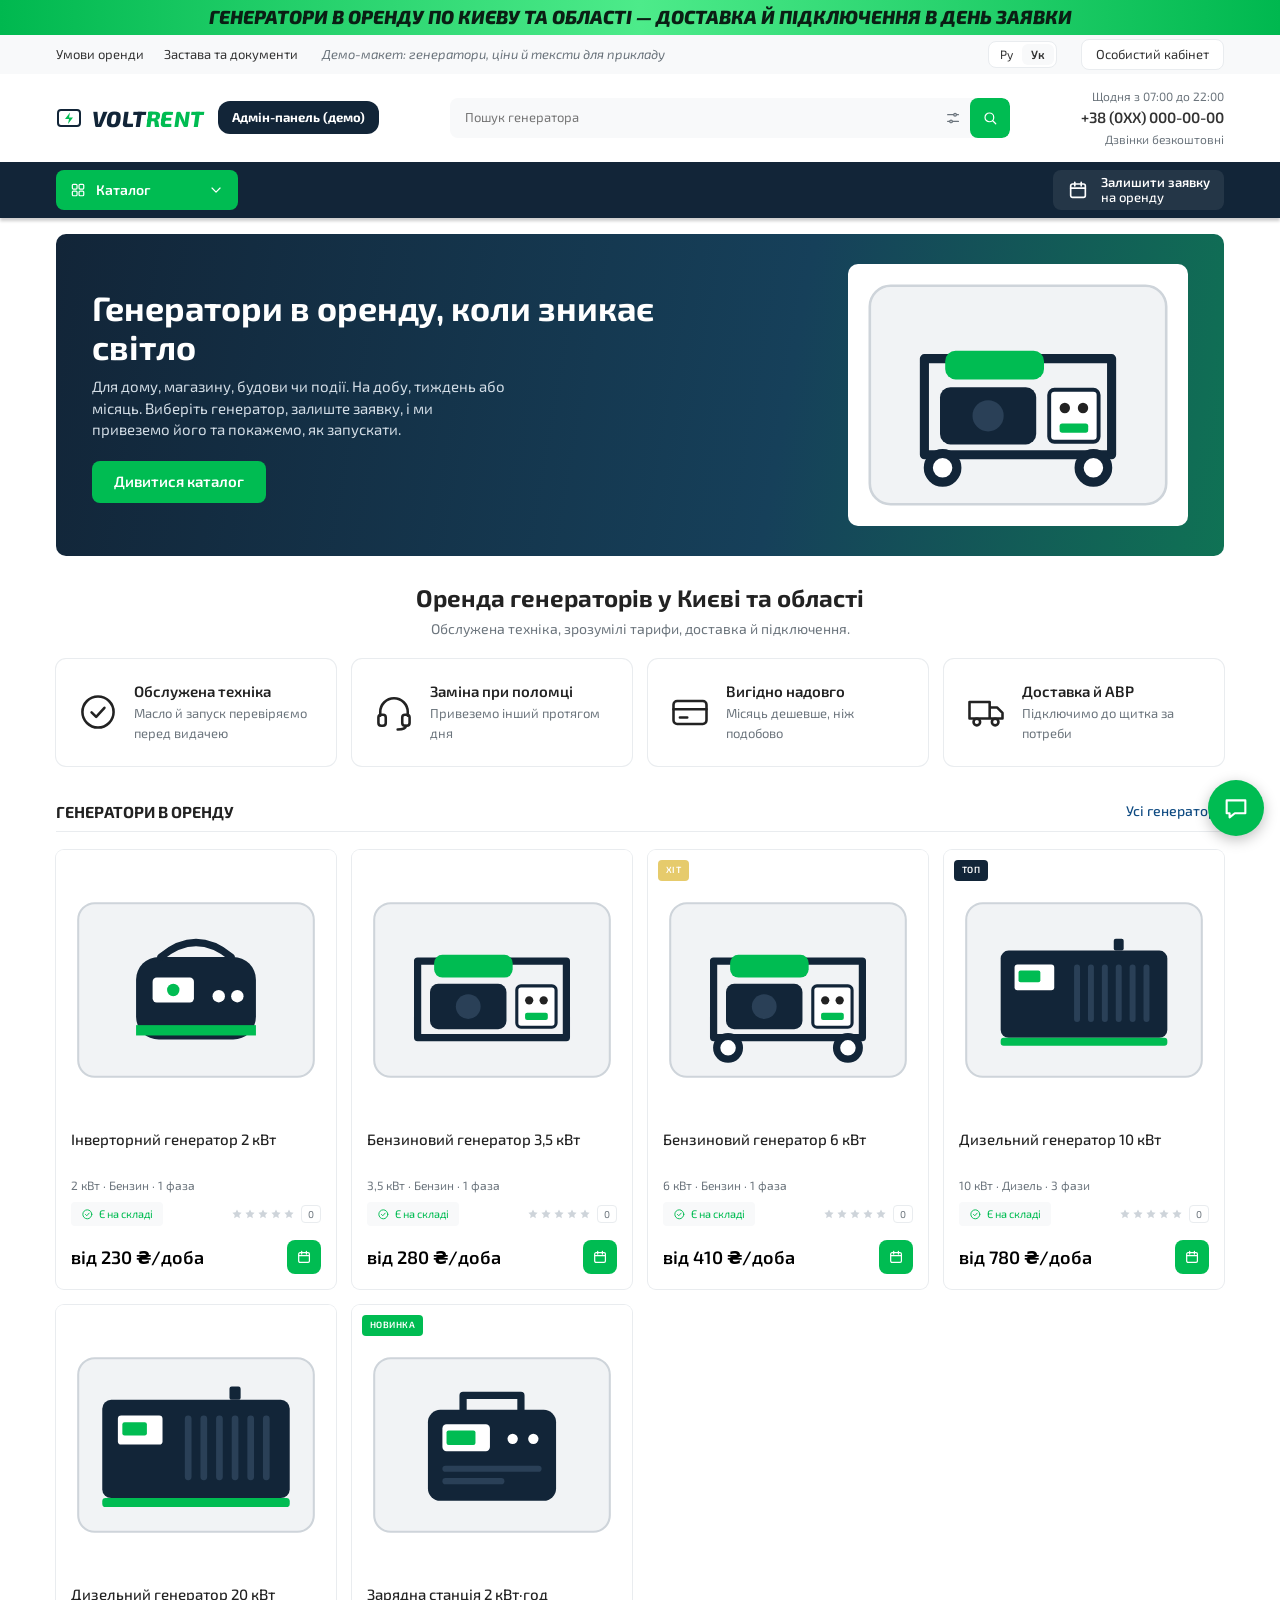
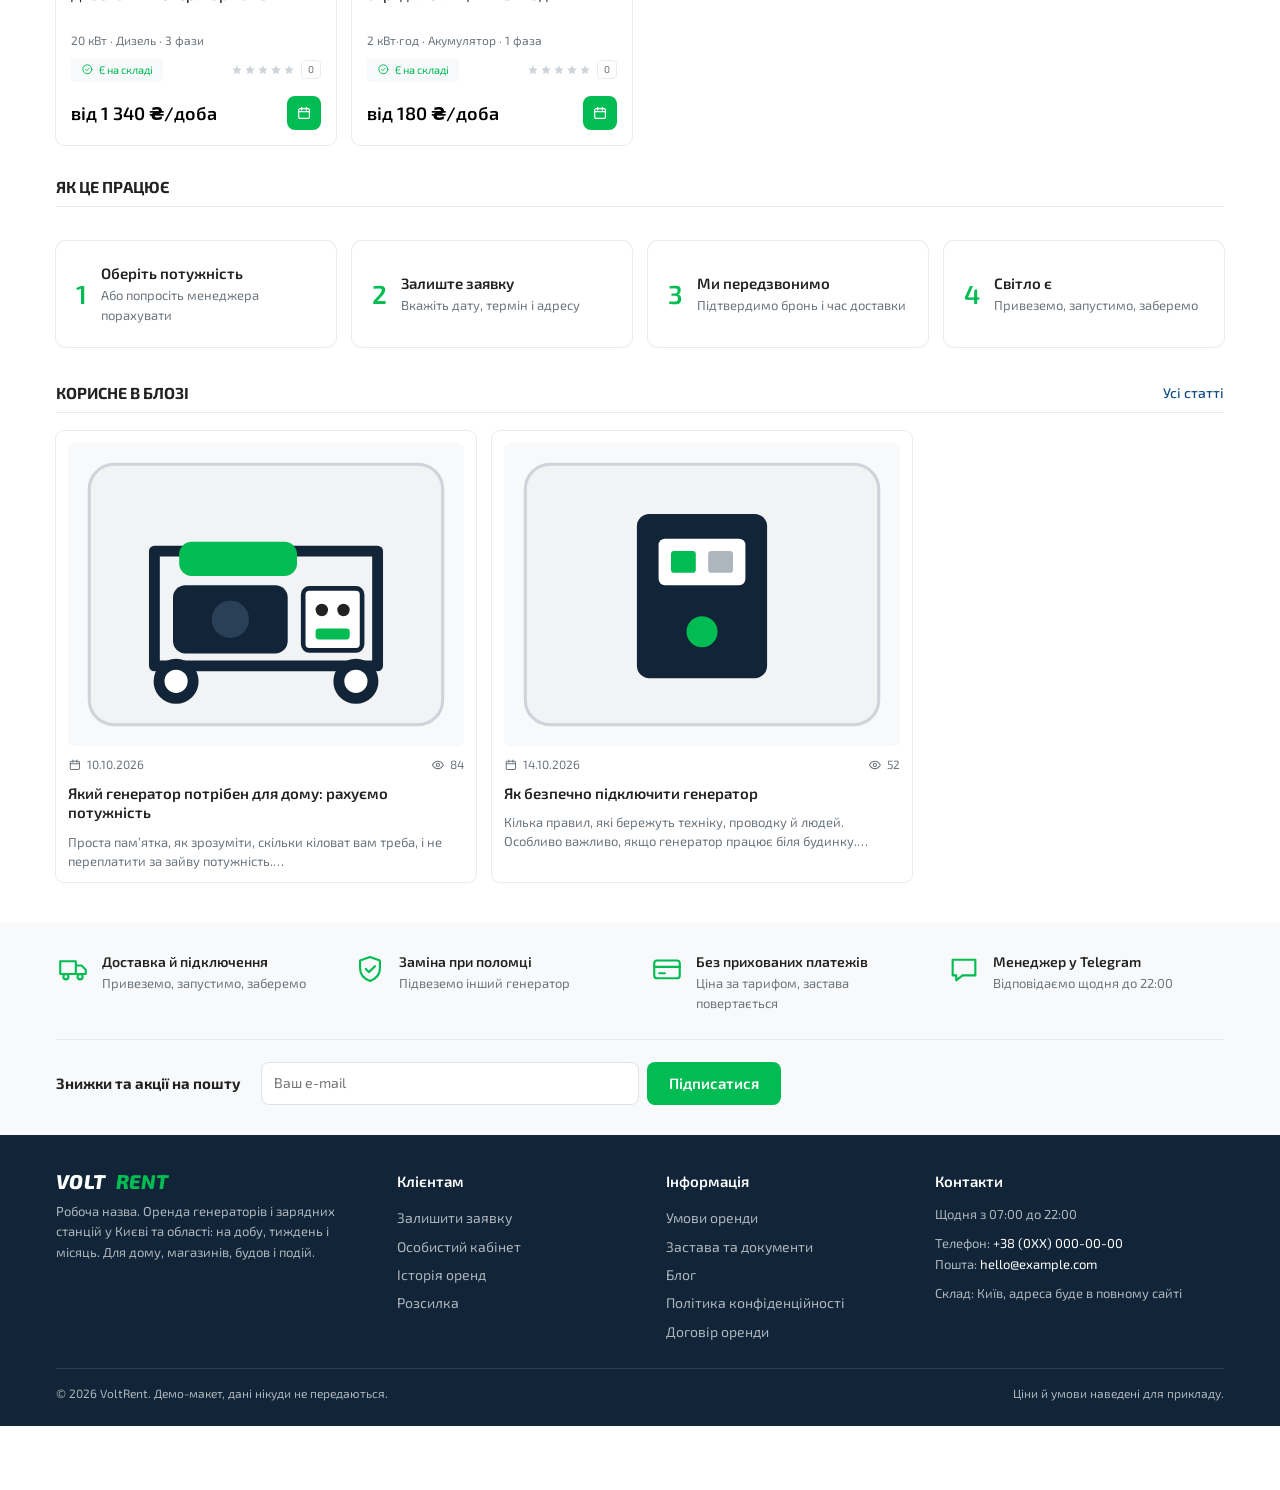
<file: generatory/index.html>
<!doctype html>
<html lang="uk">
<head>
<meta charset="utf-8">
<meta name="viewport" content="width=device-width,initial-scale=1,viewport-fit=cover">
<title>VoltRent Оренда генераторів</title>
<meta name="claude:viewport-fit-sides" content="cover">
<link rel="preconnect" href="https://fonts.googleapis.com">
<link rel="preconnect" href="https://fonts.gstatic.com" crossorigin>
<link href="https://fonts.googleapis.com/css2?family=Exo+2:ital,wght@0,400;0,500;0,600;0,700;1,700;1,800&display=swap" rel="stylesheet">
<style>
/* Layout: classic OpenCart storefront matched to the owner's existing shop (promo bar, service line, header with search and phone, sticky navy bar, 4-column product grid, navy footer). Light only, by design. */
:root{
  --green:#00BC52;
  --green-d:#00A649;
  --navy:#122538;
  --link:#0F4B82;
  --text:#333333;
  --head:#222222;
  --bg:#FFFFFF;
  --gray:#F8F9FA;
  --line:#E9ECEF;
  --line2:#EBEBEB;
  --muted:#6C757D;
  --muted2:#ADB5BD;
  --gold:#E6CB6C;
  --font:'Exo 2',system-ui,-apple-system,'Segoe UI',Arial,sans-serif;
  color-scheme:light;
}
*{box-sizing:border-box}
body{margin:0;background:var(--bg);color:var(--text);font-family:var(--font);font-size:14px;line-height:1.45;padding-bottom:64px}
body::before{content:"";position:fixed;inset:0 0 auto;height:env(safe-area-inset-top,0px);z-index:40;background:var(--bg)}
button{font:inherit;color:inherit;background:none;border:0;padding:0;cursor:pointer;text-align:left}
a{color:var(--link)}
h1,h2,h3,h4,h5,p,ul,dl,dd{margin:0}
ul{padding:0;list-style:none}
:focus-visible{outline:2px solid var(--green);outline-offset:2px}
.in{max-width:1200px;margin:0 auto;padding-left:max(16px,env(safe-area-inset-left,0px));padding-right:max(16px,env(safe-area-inset-right,0px))}
.ic{width:1.15em;height:1.15em;fill:none;stroke:currentColor;stroke-width:1.8;stroke-linecap:round;stroke-linejoin:round;flex:none;vertical-align:middle}

/* promo bar and service line */
.promo-bar{background:linear-gradient(90deg,#00B84F,#4DEB8A 50%,#00B84F);color:#0A1F14;text-align:center;font-weight:800;font-style:italic;text-transform:uppercase;font-size:clamp(11px,2.8vw,19px);line-height:1.2;padding:6px 0}
.svc{background:var(--gray);font-size:13px}
.svc .in{display:flex;align-items:center;flex-wrap:wrap;gap:6px 24px;min-height:38px;padding-block:4px}
.svc .links{display:flex;gap:20px;flex-wrap:wrap}
.svc .demo{color:var(--muted);font-style:italic;margin-right:auto}
.lang{display:flex;background:#fff;border:1px solid var(--line);border-radius:8px;padding:2px}
.lang button{padding:2px 9px;border-radius:6px;font-size:12px}
.lang .on{background:var(--gray);font-weight:600}
.acct{background:#fff;border:1px solid var(--line);border-radius:8px;padding:5px 14px}
.svc button:hover{color:var(--green)}

/* header */
.hd .in{display:grid;grid-template-columns:auto minmax(0,1fr) auto;gap:12px 32px;align-items:center;padding-block:14px}
.logo{display:flex;align-items:center;gap:10px;font-size:22px;font-weight:800;font-style:italic;letter-spacing:.02em;line-height:1}
.logo b{color:var(--navy);font-weight:800}
.logo span{color:var(--green)}
.search{display:flex;align-items:stretch;background:var(--gray);border-radius:8px;overflow:hidden;height:40px;max-width:560px;width:100%;margin-inline:auto}
.search input{flex:1;min-width:0;border:0;background:transparent;padding:0 15px;font:inherit;font-size:13px;color:var(--head)}
.search input:focus-visible{outline:none}
.search .flt{width:34px;color:var(--muted);display:flex;align-items:center;justify-content:center}
.search .go{width:40px;background:var(--green);color:#fff;display:flex;align-items:center;justify-content:center;border-radius:8px}
.contacts{text-align:right;font-size:12px;color:var(--muted)}
.contacts .tel{display:block;font-size:15px;font-weight:600;color:var(--text);margin-block:2px}
@media (max-width:900px){.hd .in{grid-template-columns:auto minmax(0,1fr)}.contacts{display:none}}
@media (max-width:560px){.hd .in{grid-template-columns:minmax(0,1fr)}.search{max-width:none}}

/* navy bar */
.nav{background:var(--navy);box-shadow:0 3px 3px rgba(0,0,0,.2);position:sticky;top:env(safe-area-inset-top,0px);z-index:30}
.nav .in{display:flex;align-items:center;justify-content:space-between;gap:12px;height:56px;position:relative}
.catbtn{display:flex;align-items:center;gap:10px;background:var(--green);color:#fff;border-radius:8px;height:40px;padding:0 14px;font-weight:600;min-width:182px}
.catbtn .ic:last-child{margin-left:auto}
.catbtn:hover{background:var(--green-d)}
.catmenu{position:absolute;left:max(16px,env(safe-area-inset-left,0px));top:50px;background:#fff;border-radius:8px;box-shadow:0 8px 24px rgba(0,0,0,.2);min-width:250px;padding:6px;z-index:31}
.catmenu button{display:flex;width:100%;padding:10px 12px;border-radius:6px;color:var(--head);font-weight:500}
.catmenu button:hover{background:var(--gray);color:var(--green)}
.hcart{display:flex;align-items:center;gap:12px;background:rgba(255,255,255,.08);border-radius:8px;color:#fff;padding:0 14px;height:40px}
.hcart:hover{background:rgba(255,255,255,.14)}
.hcart .bub{position:relative;display:flex}
.hcart .bub .ic{width:22px;height:22px}
.hcart .n{position:absolute;top:-9px;right:-10px;background:var(--gold);color:var(--navy);font-size:10px;font-weight:700;border-radius:999px;min-width:16px;height:16px;line-height:16px;text-align:center;padding:0 3px}
.hcart .t{font-size:13px;font-weight:500;line-height:1.15;max-width:130px}
.hcart .t b{display:block;font-weight:600}

/* shared */
.btn-green{display:inline-block;background:var(--green);color:#fff;border-radius:8px;padding:10px 22px;font-weight:600;font-size:15px;text-align:center}
.btn-green:hover{background:var(--green-d)}
.btn-line{display:inline-block;border:1px solid var(--line);border-radius:8px;padding:10px 18px;font-weight:500;background:#fff}
.btn-line:hover{border-color:var(--green);color:var(--green)}
.link:hover{color:var(--green)}
.crumbs{display:flex;flex-wrap:wrap;align-items:center;gap:6px;padding:16px 0 4px;font-size:13px;color:var(--muted)}
.crumbs button{color:var(--link)}
.crumbs button:hover{text-decoration:underline}
.pt{font-size:24px;font-weight:700;color:var(--head);margin:8px 0 16px;line-height:1.2}
.stitle{display:flex;align-items:center;justify-content:space-between;gap:12px;border-bottom:1px solid var(--line);padding-bottom:8px;margin:30px 0 18px}
.stitle h2{font-size:16px;font-weight:700;color:var(--head);text-transform:uppercase}
.more{color:var(--link);font-weight:500}
.more:hover{color:var(--green)}
.box{background:#fff;border:.8px solid var(--line2);border-radius:8px;box-shadow:0 2px 8px rgba(0,0,0,.03);overflow:hidden}
.box-title{background:#FDFDFD;padding:12px 16px;font-size:15px;font-weight:700;color:var(--head);text-transform:uppercase;border-bottom:1.6px solid var(--green);display:flex;align-items:center;gap:10px}
.box-title .ic{color:var(--green)}
.box-body{padding:16px;display:flex;flex-direction:column;gap:12px}
.box-body p{color:var(--text);line-height:1.6}
.box-row{display:flex;align-items:center;gap:12px;padding:12px 16px;width:100%}
.box-row:hover{background:var(--gray)}
.box-row .th{width:38px;height:38px;border:1px solid var(--line);border-radius:6px;padding:3px;background:#fff}
.box-row .arr{margin-left:auto;color:var(--muted2)}

/* product art */
.pic{display:block;width:100%;height:auto;max-width:100%}
.pic .case{fill:#F1F3F5;stroke:#CED4DA;stroke-width:2}
.pic .cell{fill:var(--navy)}
.pic .band{fill:var(--green)}
.pic .nub{fill:var(--muted)}
.pic .cell-empty{fill:none;stroke:#ADB5BD;stroke-width:1.5;stroke-dasharray:4 4}
.pic .port{fill:#222}
.pic .cable{fill:none;stroke:var(--navy);stroke-width:7;stroke-linecap:round}
.pic .plug{fill:#222}

/* hero and trust */
.hero{margin-top:16px;border-radius:10px;overflow:hidden;background:linear-gradient(100deg,#122538 0%,#16405a 62%,#0a9a50 130%);color:#fff;display:grid;grid-template-columns:minmax(0,1.1fr) minmax(0,.9fr);gap:20px;align-items:center;padding:30px 36px}
.hero h2{font-size:clamp(22px,4vw,34px);font-weight:700;line-height:1.15}
.hero p{margin:10px 0 20px;max-width:46ch;color:#D3DDE6;font-size:15px}
.hero .shot{background:#fff;border-radius:10px;padding:14px;max-width:340px;width:100%;justify-self:end}
@media (max-width:760px){.hero{grid-template-columns:minmax(0,1fr);padding:22px 20px}.hero .shot{justify-self:start;max-width:260px}}
.h1c{text-align:center;padding:28px 0 4px}
.h1c h1{font-size:24px;font-weight:700;color:var(--head);line-height:1.2}
.h1c p{margin-top:6px;color:var(--muted)}
.trust{display:grid;grid-template-columns:repeat(4,minmax(0,1fr));gap:16px;padding-block:16px 4px}
.tc{display:flex;gap:14px;align-items:center;background:#fff;border-radius:10px;box-shadow:0 0 0 1px var(--line);padding:22px 20px;min-width:0}
.tc .ic{width:44px;height:44px;color:var(--head);stroke-width:1.4}
.tc b{display:block;font-size:15px;font-weight:600;color:var(--head)}
.tc span{color:var(--muted);font-size:13px}
@media (max-width:1000px){.trust{grid-template-columns:repeat(2,minmax(0,1fr))}}
@media (max-width:520px){.trust{grid-template-columns:minmax(0,1fr)}.tc{padding:16px}}

/* product grid and cards */
.pgrid{display:grid;grid-template-columns:repeat(4,minmax(0,1fr));gap:16px}
@media (max-width:1000px){.pgrid{grid-template-columns:repeat(3,minmax(0,1fr))}}
@media (max-width:640px){.pgrid{grid-template-columns:repeat(2,minmax(0,1fr));gap:10px}}
.promo{grid-row:span 2;position:relative;border-radius:8px;overflow:hidden;background:linear-gradient(160deg,#122538,#0C5A3A 70%,#00BC52);color:#fff;display:flex;flex-direction:column;justify-content:flex-end;gap:6px;padding:18px;min-height:240px;text-align:left;width:100%}
.promo .shot{background:rgba(255,255,255,.96);border-radius:8px;padding:10px;margin-bottom:auto}
.promo b{font-size:19px;font-weight:700;line-height:1.2}
.promo .from{font-size:26px;font-weight:600}
@media (max-width:1000px){.promo{grid-row:auto;grid-column:1/-1;flex-direction:row;align-items:center;flex-wrap:wrap;gap:14px;min-height:0}.promo .shot{width:140px;margin:0}.promo .tx{display:flex;flex-direction:column;gap:4px}}
.pcard{display:flex;flex-direction:column;min-width:0;background:#fff;border-radius:8px;box-shadow:0 0 0 1px var(--line);overflow:hidden;position:relative}
.pc-img{position:relative}
.pc-img>button{display:flex;align-items:center;justify-content:center;width:100%;aspect-ratio:1/1;padding:16px;background:#fff}
.bdg{position:absolute;left:10px;top:10px;font-size:9px;font-weight:600;text-transform:uppercase;letter-spacing:.05em;color:#fff;background:var(--gold);border-radius:4px;padding:5px 8px;line-height:1.2}
.bdg.top{background:var(--navy)}
.bdg.new{background:var(--green)}
.pc-body{display:flex;flex-direction:column;gap:8px;padding:0 15px 15px;flex:1}
.pcard h3{font-size:15px;font-weight:500;line-height:1.3;color:var(--head);min-height:2.6em}
.pc-spec{font-size:12px;color:var(--muted)}
.pc-mid{display:flex;align-items:center;justify-content:space-between;gap:8px;flex-wrap:wrap}
.stock{display:inline-flex;align-items:center;gap:5px;background:var(--gray);color:var(--green);font-size:11px;border-radius:4px;padding:2px 10px;line-height:20px}
.stock.order{color:#A8741A}
.rate{display:flex;align-items:center;gap:6px}
.stars{display:flex;gap:1px;color:#CED4DA}
.stars svg{width:12px;height:12px;fill:currentColor}
.cnt{border:1px solid var(--line);border-radius:4px;font-size:10px;padding:1px 6px;color:var(--muted)}
.qtyv{display:flex;flex-direction:column;align-items:center;font-size:11px;line-height:1}
.qtyv button{width:22px;height:16px;text-align:center;font-size:13px}
.qtyv button:hover{color:var(--green)}
.pc-foot{display:flex;align-items:center;justify-content:space-between;gap:8px;margin-top:auto;padding-top:6px}
.price{font-size:18px;font-weight:600;color:#000;white-space:nowrap}
.buy-sq{width:34px;height:34px;background:var(--green);color:#fff;border-radius:8px;display:flex;align-items:center;justify-content:center}
.buy-sq:hover{background:var(--green-d)}
@media (max-width:640px){.rate,.qtyv{display:none}.pc-body{padding:0 10px 12px}.pcard h3{font-size:13px}.price{font-size:15px}.pc-img>button{padding:10px}}

/* category */
.tool{display:flex;flex-wrap:wrap;gap:10px 16px;justify-content:space-between;align-items:center;margin-bottom:16px}
.chips{display:flex;flex-wrap:wrap;gap:8px}
.chip{border:1px solid var(--line);border-radius:8px;padding:7px 14px;background:#fff;font-weight:500}
.chip:hover{border-color:var(--green);color:var(--green)}
.chip.on{background:var(--green);border-color:var(--green);color:#fff}
.sortsel{border:1px solid var(--line);border-radius:8px;padding:8px 12px;background:#fff;font:inherit;color:var(--text)}
.nores{padding:32px 0;color:var(--muted)}

/* blog */
.posts{display:grid;grid-template-columns:repeat(auto-fit,minmax(260px,420px));gap:16px}
.post{background:#fff;border-radius:8px;box-shadow:0 0 0 1px var(--line);padding:12px;display:flex;flex-direction:column;gap:10px;min-width:0}
.post .pimg{display:block;width:100%;background:var(--gray);border-radius:6px;padding:12px}
.post .pm{display:flex;justify-content:space-between;gap:8px;color:var(--muted);font-size:12px}
.post .pm span{display:flex;align-items:center;gap:5px}
.post h3{font-size:15px;font-weight:600;color:var(--head);line-height:1.3}
.post p{color:var(--muted);font-size:13px}
.artp{max-width:760px;padding-bottom:12px}
.artp .pm{display:flex;gap:16px;color:var(--muted);font-size:13px;margin-bottom:12px}
.artp .pm span{display:flex;align-items:center;gap:5px}
.artp h2{font-size:19px;font-weight:700;margin:24px 0 8px;color:var(--head)}
.artp p{font-size:15.5px;line-height:1.65}
.artp .lead{color:var(--muted);font-size:16px}
.artp .cta{margin-top:28px}

/* product page */
.pp{display:grid;grid-template-columns:minmax(0,1fr) minmax(0,1fr);gap:28px;align-items:start;padding-top:8px}
@media (max-width:760px){.pp{grid-template-columns:minmax(0,1fr)}}
.pp-img{position:relative;border-radius:8px;box-shadow:0 0 0 1px var(--line);padding:28px;background:#fff}
.pp-info{display:flex;flex-direction:column;gap:14px;min-width:0}
.pp-info .pt{margin:0}
.pp-meta{display:flex;align-items:center;gap:14px;flex-wrap:wrap}
.pp-price{font-size:28px;font-weight:700;color:#000}
.pp-buy{display:flex;gap:12px;align-items:center;flex-wrap:wrap}
.qtyh{display:flex;align-items:center;border:1px solid var(--line);border-radius:8px;height:44px}
.qtyh button{width:40px;height:100%;text-align:center;font-size:18px}
.qtyh .q{min-width:30px;text-align:center;font-weight:600}
.pp-buy .btn-green{height:44px;padding-block:0;display:flex;align-items:center;gap:8px}
.pp-act{display:flex;gap:20px;flex-wrap:wrap}
.pp-act button{display:flex;align-items:center;gap:6px;color:var(--muted)}
.pp-act button:hover,.pp-act .on{color:var(--green)}
.short{color:var(--muted);line-height:1.6}
.tabs{display:flex;gap:4px;border-bottom:1px solid var(--line);margin-top:32px;flex-wrap:wrap}
.tabs button{padding:10px 18px;font-weight:600;border-bottom:2px solid transparent;margin-bottom:-1px;color:var(--muted)}
.tabs .on{border-bottom-color:var(--green);color:var(--head)}
.tpanel{padding-block:18px;max-width:860px;line-height:1.65}
.spec-t{width:100%;border-collapse:collapse}
.spec-t td{padding:10px 12px;border-bottom:1px solid var(--line);vertical-align:top}
.spec-t td:first-child{color:var(--muted);width:38%}

/* cart */
.cart-grid{display:grid;grid-template-columns:minmax(0,1.4fr) minmax(0,1fr);gap:20px;align-items:start;padding-bottom:12px}
@media (max-width:860px){.cart-grid{grid-template-columns:minmax(0,1fr)}}
.crow{display:flex;flex-wrap:wrap;align-items:center;gap:10px 16px;padding:14px 16px;border-bottom:1px solid var(--line)}
.crow .im{width:72px;flex:none;border:1px solid var(--line);border-radius:6px;padding:4px;background:#fff}
.crow .nm{flex:1 1 170px;min-width:0}
.crow .nm b{display:block;font-weight:600;color:var(--head)}
.crow .nm span{font-size:12px;color:var(--muted)}
.cqty{display:flex;align-items:center;border:1px solid var(--line);border-radius:8px}
.cqty button{width:32px;height:32px;text-align:center;font-size:17px}
.cqty span{min-width:26px;text-align:center;font-weight:600}
.rm{color:var(--muted);font-size:12px;text-decoration:underline}
.rm:hover{color:#D6336C}
.total{display:flex;justify-content:space-between;align-items:baseline;padding:16px}
.total .price{font-size:22px}
.fld{display:flex;flex-direction:column;gap:6px;font-weight:500;font-size:13px}
.fld input,.fld select,.fld textarea{font:inherit;font-weight:400;border:1px solid #DEE2E6;border-radius:8px;padding:10px 12px;background:#fff;color:var(--text);width:100%}
.fld input:focus,.fld select:focus,.fld textarea:focus{border-color:var(--green);outline:none;box-shadow:0 0 0 3px rgba(0,188,82,.18)}
.note{font-size:12px;color:var(--muted)}
.empty{padding:28px 16px;display:flex;flex-direction:column;gap:16px;align-items:flex-start}

/* advantages, footer */
.adv{background:var(--gray);margin-top:40px;padding-block:30px}
.adv .row{display:grid;grid-template-columns:repeat(4,minmax(0,1fr));gap:20px}
@media (max-width:900px){.adv .row{grid-template-columns:repeat(2,minmax(0,1fr))}}
@media (max-width:520px){.adv .row{grid-template-columns:minmax(0,1fr)}}
.ad{display:flex;gap:12px;align-items:flex-start}
.ad .ic{width:34px;height:34px;color:var(--green);stroke-width:1.5}
.ad b{display:block;color:var(--head);font-weight:600}
.ad span{color:var(--muted);font-size:13px}
.sub{display:flex;flex-wrap:wrap;gap:12px 20px;align-items:center;margin-top:26px;padding-top:22px;border-top:1px solid var(--line)}
.sub b{font-size:15px;color:var(--head)}
.sub form{display:flex;gap:8px;flex:1 1 300px;max-width:520px;min-width:0}
.sub input{flex:1;min-width:0;border:1px solid #DEE2E6;border-radius:8px;padding:10px 12px;font:inherit;background:#fff}
.sub input:focus{border-color:var(--green);outline:none}
.ft{background:var(--navy);color:var(--muted2);padding-block:36px 24px}
.ft .cols{display:grid;grid-template-columns:1.3fr 1fr 1fr 1.2fr;gap:28px}
@media (max-width:860px){.ft .cols{grid-template-columns:repeat(2,minmax(0,1fr))}}
@media (max-width:520px){.ft .cols{grid-template-columns:minmax(0,1fr)}}
.ft h4{color:#fff;font-size:15px;font-weight:600;margin-bottom:12px}
.ft .lg{font-size:20px;color:#fff}
.ft .lg b{color:#fff}
.ft li button{color:var(--muted2);padding:4px 0;display:block}
.ft li button:hover{color:#fff}
.ft code{font-family:inherit;color:#fff;user-select:all}
.ft p{line-height:1.6;font-size:13px}
.about{border-top:1px solid rgba(255,255,255,.12);margin-top:26px;padding-top:22px;display:grid;grid-template-columns:repeat(auto-fit,minmax(260px,1fr));gap:20px}
.about h5{color:#fff;font-size:16px;font-weight:600;margin-bottom:6px}
.copy{border-top:1px solid rgba(255,255,255,.12);margin-top:22px;padding-top:16px;font-size:12px;display:flex;flex-wrap:wrap;gap:6px 24px;justify-content:space-between}

/* fixed widgets */
.fixbar{position:fixed;left:50%;transform:translateX(-50%);bottom:0;z-index:35;background:#2F3F50;color:#fff;border-radius:10px 10px 0 0;display:flex;padding:4px 8px calc(4px + env(safe-area-inset-bottom,0px));max-width:100%}
.fixbar button{display:flex;align-items:center;gap:8px;padding:8px 14px;color:#fff;font-size:13px;border-right:1px solid rgba(255,255,255,.14)}
.fixbar button:last-child{border-right:0}
.fixbar button:hover{color:var(--gold)}
.fixbar .c{background:var(--navy);border-radius:4px;min-width:24px;text-align:center;padding:1px 6px;font-size:12px}
@media (max-width:520px){.fixbar{left:0;right:0;transform:none;border-radius:0;justify-content:space-around;padding-left:max(8px,env(safe-area-inset-left,0px));padding-right:max(8px,env(safe-area-inset-right,0px))}.fixbar button{padding:8px 4px;gap:5px;font-size:12px;border:0}}
.chat{position:fixed;right:max(16px,env(safe-area-inset-right,0px));bottom:calc(64px + env(safe-area-inset-bottom,0px));width:56px;height:56px;border-radius:50%;background:var(--green);color:#fff;display:flex;align-items:center;justify-content:center;box-shadow:0 4px 14px rgba(0,0,0,.25);z-index:36}
.chat .ic{width:28px;height:28px}
.toast{position:fixed;left:50%;transform:translateX(-50%);top:calc(env(safe-area-inset-top,0px) + 66px);z-index:60;background:var(--navy);color:#fff;border-radius:8px;padding:10px 16px;max-width:calc(100% - 32px);box-shadow:0 6px 20px rgba(0,0,0,.25);display:flex;gap:14px;align-items:center}
.toast[hidden]{display:none}
.toast button{color:var(--green);font-weight:600;white-space:nowrap}
</style>
<style>.pic .sc{fill:none;stroke:var(--navy);stroke-width:7;stroke-linecap:round;stroke-linejoin:round}.pic .sc2{fill:var(--navy)}.pic .whl{fill:#fff;stroke:var(--navy);stroke-width:7}</style>
<svg width="0" height="0" style="position:absolute" aria-hidden="true" focusable="false">
  <symbol id="i-cart" viewBox="0 0 24 24"><path d="M3 4h2l2.4 11h10.2l2-8H6.2"/><circle cx="9.5" cy="19.5" r="1.4"/><circle cx="17" cy="19.5" r="1.4"/></symbol>
  <symbol id="i-search" viewBox="0 0 24 24"><circle cx="11" cy="11" r="6.5"/><path d="M16 16l4.5 4.5"/></symbol>
  <symbol id="i-grid" viewBox="0 0 24 24"><rect x="3.5" y="3.5" width="7" height="7" rx="1.5"/><rect x="13.5" y="3.5" width="7" height="7" rx="1.5"/><rect x="3.5" y="13.5" width="7" height="7" rx="1.5"/><rect x="13.5" y="13.5" width="7" height="7" rx="1.5"/></symbol>
  <symbol id="i-down" viewBox="0 0 24 24"><path d="M6 9l6 6 6-6"/></symbol>
  <symbol id="i-right" viewBox="0 0 24 24"><path d="M9 6l6 6-6 6"/></symbol>
  <symbol id="i-sliders" viewBox="0 0 24 24"><path d="M4 7h9M17 7h3M4 17h3M11 17h9"/><circle cx="15" cy="7" r="2"/><circle cx="9" cy="17" r="2"/></symbol>
  <symbol id="i-check" viewBox="0 0 24 24"><circle cx="12" cy="12" r="8.5"/><path d="M8.5 12.2l2.5 2.5 4.5-5"/></symbol>
  <symbol id="i-heart" viewBox="0 0 24 24"><path d="M12 20s-7-4.4-7-10a4 4 0 0 1 7-2.5A4 4 0 0 1 19 10c0 5.6-7 10-7 10z"/></symbol>
  <symbol id="i-scale" viewBox="0 0 24 24"><path d="M12 4v16M7 20h10M5 8h14"/><path d="M5 8l-2.5 6h5L5 8zM19 8l-2.5 6h5L19 8z"/></symbol>
  <symbol id="i-eye" viewBox="0 0 24 24"><path d="M2.5 12S6 5.5 12 5.5 21.5 12 21.5 12 18 18.5 12 18.5 2.5 12 2.5 12z"/><circle cx="12" cy="12" r="2.8"/></symbol>
  <symbol id="i-cal" viewBox="0 0 24 24"><rect x="4" y="5.5" width="16" height="14.5" rx="2"/><path d="M4 10h16M8.5 3.5v4M15.5 3.5v4"/></symbol>
  <symbol id="i-folder" viewBox="0 0 24 24"><path d="M3.5 7.5a2 2 0 0 1 2-2h4l2 2.5h7a2 2 0 0 1 2 2V17a2 2 0 0 1-2 2h-13a2 2 0 0 1-2-2V7.5z"/></symbol>
  <symbol id="i-head" viewBox="0 0 24 24"><path d="M4.5 14v-2a7.5 7.5 0 0 1 15 0v2"/><rect x="3.5" y="13.5" width="4" height="6" rx="1.5"/><rect x="16.5" y="13.5" width="4" height="6" rx="1.5"/><path d="M18.5 19.5c0 1.5-2 2-4.5 2"/></symbol>
  <symbol id="i-shield" viewBox="0 0 24 24"><path d="M12 3.5l7 2.5v5.5c0 4.5-3 7.5-7 9-4-1.5-7-4.5-7-9V6l7-2.5z"/><path d="M9 12l2.2 2.2L15.5 10"/></symbol>
  <symbol id="i-card" viewBox="0 0 24 24"><rect x="3" y="6" width="18" height="12.5" rx="2"/><path d="M3 10.5h18M6.5 15h4"/></symbol>
  <symbol id="i-return" viewBox="0 0 24 24"><path d="M4 10a8 8 0 1 1 2.4 7.4"/><path d="M4 4.5V10h5.5"/></symbol>
  <symbol id="i-truck" viewBox="0 0 24 24"><path d="M3 6.5h11v9H3zM14 9.5h4l3 3v3h-7z"/><circle cx="7" cy="17.5" r="1.8"/><circle cx="17" cy="17.5" r="1.8"/></symbol>
  <symbol id="i-chat" viewBox="0 0 24 24"><path d="M4 5.5h16v11H11l-4.5 3.5v-3.5H4z"/></symbol>
  <symbol id="i-bolt" viewBox="0 0 24 24"><path d="M13 3L5.5 13.5H11L10 21l8-11h-5.5z"/></symbol>
</svg>
<div class="promo-bar">Генератори в оренду по Києву та області — доставка й підключення в день заявки</div>

<div class="svc">
  <div class="in">
    <div class="links">
      <button data-go="info">Умови оренди</button>
      <button data-go="info">Застава та документи</button>
    </div>
    <span class="demo">Демо-макет: генератори, ціни й тексти для прикладу</span>
    <div class="lang" role="group" aria-label="Мова"><button data-stub="Російська версія буде в повному сайті">Ру</button><button class="on" aria-pressed="true">Ук</button></div>
    <button class="acct" data-stub="Особистий кабінет буде в повному сайті">Особистий кабінет</button>
  </div>
</div>

<header class="hd">
  <div class="in">
    <div style="display:flex;align-items:center;gap:14px;flex-wrap:wrap"><button class="logo" data-go="home" aria-label="VoltRent, на головну">
      <svg width="26" height="26" viewBox="0 0 26 26" aria-hidden="true"><rect x="2" y="5" width="22" height="16" rx="3" fill="none" stroke="#122538" stroke-width="2"/><path d="M14 7.5l-5 6.5h4l-1 5 5-6.5h-4z" fill="#00BC52"/></svg>
      <span><b>VOLT</b>RENT</span>
    </button><a href="#admin" data-adm style="padding:7px 14px;border-radius:12px;background:#122538;color:#fff;font-size:13px;font-weight:700;white-space:nowrap;text-decoration:none">Адмін-панель (демо)</a></div>
    <form class="search" id="sform" role="search">
      <input id="q" type="search" placeholder="Пошук генератора" aria-label="Пошук по сайту" autocomplete="off">
      <span class="flt"><svg class="ic" aria-hidden="true"><use href="#i-sliders"/></svg></span>
      <button class="go" type="submit" aria-label="Шукати"><svg class="ic" aria-hidden="true"><use href="#i-search"/></svg></button>
    </form>
    <div class="contacts">
      Щодня з 07:00 до 22:00
      <span class="tel">+38 (0XX) 000-00-00</span>
      Дзвінки безкоштовні
    </div>
  </div>
</header>

<div class="nav">
  <div class="in">
    <button class="catbtn" data-menu aria-expanded="false" aria-controls="catmenu"><svg class="ic" aria-hidden="true"><use href="#i-grid"/></svg><span>Каталог</span><svg class="ic" aria-hidden="true"><use href="#i-down"/></svg></button>
    <div id="catmenu" class="catmenu" hidden></div>
    <button class="hcart" data-go="request" aria-label="Залишити заявку">
      <span class="bub"><svg class="ic" aria-hidden="true"><use href="#i-cal"/></svg></span>
      <span class="t"><b>Залишити заявку</b><span>на оренду</span></span>
    </button>
  </div>
</div>

<main id="app" class="in"></main>

<section class="adv">
  <div class="in">
    <div class="row">
      <div class="ad"><svg class="ic" aria-hidden="true"><use href="#i-truck"/></svg><div><b>Доставка й підключення</b><span>Привеземо, запустимо, заберемо</span></div></div>
      <div class="ad"><svg class="ic" aria-hidden="true"><use href="#i-shield"/></svg><div><b>Заміна при поломці</b><span>Підвеземо інший генератор</span></div></div>
      <div class="ad"><svg class="ic" aria-hidden="true"><use href="#i-card"/></svg><div><b>Без прихованих платежів</b><span>Ціна за тарифом, застава повертається</span></div></div>
      <div class="ad"><svg class="ic" aria-hidden="true"><use href="#i-chat"/></svg><div><b>Менеджер у Telegram</b><span>Відповідаємо щодня до 22:00</span></div></div>
    </div>
    <div class="sub">
      <b>Знижки та акції на пошту</b>
      <form id="subform"><input id="subemail" type="email" required placeholder="Ваш e-mail" aria-label="E-mail для розсилки"><button class="btn-green" type="submit">Підписатися</button></form>
    </div>
  </div>
</section>

<footer class="ft">
  <div class="in">
    <div class="cols">
      <div>
        <div class="logo lg"><b>VOLT</b><span style="color:var(--green)">RENT</span></div>
        <p style="margin-top:10px">Робоча назва. Оренда генераторів і зарядних станцій у Києві та області: на добу, тиждень і місяць. Для дому, магазинів, будов і подій.</p>
      </div>
      <div>
        <h4>Клієнтам</h4>
        <ul>
          <li><button data-go="request">Залишити заявку</button></li>
          <li><button data-stub="Особистий кабінет буде в повному сайті">Особистий кабінет</button></li>
          <li><button data-stub="Історія оренд буде в повному сайті">Історія оренд</button></li>
          <li><button data-stub="Розсилка буде в повному сайті">Розсилка</button></li>
        </ul>
      </div>
      <div>
        <h4>Інформація</h4>
        <ul>
          <li><button data-go="info">Умови оренди</button></li>
          <li><button data-go="info">Застава та документи</button></li>
          <li><button data-go="blog">Блог</button></li>
          <li><button data-stub="Політика конфіденційності буде в повному сайті">Політика конфіденційності</button></li>
          <li><button data-stub="Договір оренди буде в повному сайті">Договір оренди</button></li>
        </ul>
      </div>
      <div>
        <h4>Контакти</h4>
        <p>Щодня з 07:00 до 22:00</p>
        <p style="margin-top:8px">Телефон: <code>+38 (0XX) 000-00-00</code><br>Пошта: <code>hello@example.com</code></p>
        <p style="margin-top:8px">Склад: Київ, адреса буде в повному сайті</p>
      </div>
    </div>
    <div class="copy"><span>© 2026 VoltRent. Демо-макет, дані нікуди не передаються.</span><span>Ціни й умови наведені для прикладу.</span></div>
  </div>
</footer>

<button class="chat" data-stub="Тут буде чат із менеджером" aria-label="Чат із менеджером"><svg class="ic" aria-hidden="true"><use href="#i-chat"/></svg></button>

<link rel="stylesheet" href="https://fonts.googleapis.com/css2?family=Open+Sans:wght@400;600;700&display=swap">
<style>
#adm{display:none;position:fixed;inset:0;z-index:1000;background:#EDEDED;font:13px/1.45 'Open Sans',Arial,sans-serif;color:#333;overflow:hidden}
#adm.on{display:flex}
#adm *{box-sizing:border-box}
#adm a{color:inherit;text-decoration:none;cursor:pointer}
.a-side{width:230px;background:#242D37;color:#c9d1da;display:flex;flex-direction:column;flex-shrink:0;overflow-y:auto}
.a-logo{padding:18px 20px;color:#fff;font-weight:700;font-size:16px;display:flex;gap:8px;align-items:center}
.a-logo i{width:26px;height:26px;border-radius:8px;background:#2563EB;display:inline-block}
.a-user{padding:0 20px 14px;font-size:12px;color:#8a97a6}
.a-menu a{display:flex;gap:10px;align-items:center;padding:10px 20px;color:#c9d1da;border-left:3px solid transparent}
.a-menu a:hover{background:#2c3743;color:#fff}
.a-menu a.on{background:#2c3743;color:#fff;border-left-color:#1E91CF}
.a-menu b{width:8px;height:8px;border-radius:3px;background:#4A90E2;flex-shrink:0}
.a-sub{padding:2px 0 6px}.a-sub a{padding:6px 20px 6px 51px;font-size:12.5px;color:#8a97a6}
.a-stat{margin:14px 16px;padding:12px;border-radius:14px;background:#2c3743;font-size:12px}
.a-stat div{display:flex;justify-content:space-between;padding:3px 0}
.a-stat span{display:block;height:5px;border-radius:3px;background:#1b222a;margin-top:2px}
.a-stat span i{display:block;height:100%;border-radius:3px;background:#1E91CF}
.a-main{flex:1;min-width:0;display:flex;flex-direction:column}
.a-top{height:54px;background:#fff;display:flex;align-items:center;justify-content:space-between;padding:0 22px;gap:12px;flex-shrink:0}
.a-top .burger{display:none;cursor:pointer;font-size:20px}
.a-top a{color:#2563EB!important;font-weight:600}
.a-body{flex:1;overflow-y:auto;padding:22px}
.a-h{display:flex;justify-content:space-between;align-items:center;gap:10px;flex-wrap:wrap;margin-bottom:16px}
.a-h h1{margin:0;font-size:22px;font-weight:600}
.a-bc{font-size:12px;color:#8a97a6}
.a-tiles{display:grid;grid-template-columns:repeat(auto-fit,minmax(200px,1fr));gap:14px;margin-bottom:18px}
.a-tile{background:#fff;border-radius:20px;padding:18px 20px}
.a-tile small{color:#8a97a6;text-transform:uppercase;font-size:11px;letter-spacing:.04em}
.a-tile strong{display:block;font-size:28px;font-weight:700;margin-top:4px}
.a-tile em{font-style:normal;font-size:12px;color:#16a34a}
.a-panel{background:#fff;border-radius:20px;padding:20px;margin-bottom:18px}
.a-panel h2{margin:0 0 12px;font-size:15px;font-weight:600}
.a-cols{display:grid;grid-template-columns:2fr 1fr;gap:18px}
.a-chart{display:flex;align-items:flex-end;gap:8px;height:150px;padding-top:10px}
.a-chart div{flex:1;background:#4A90E2;border-radius:8px 8px 0 0;position:relative;min-height:6px}
.a-chart div span{position:absolute;bottom:-18px;left:0;right:0;text-align:center;font-size:10px;color:#8a97a6}
.a-tbl{width:100%;border-collapse:collapse}
.a-tbl th{text-align:left;font-weight:600;color:#6b7785;padding:9px 10px;border-bottom:1px solid #E9ECEF;font-size:12px;white-space:nowrap}
.a-tbl td{padding:10px;border-bottom:1px solid #F1F5F9;vertical-align:middle}
.a-tbl tr:hover td{background:#fafcfe}
.a-wrap{overflow-x:auto}
.a-btn{display:inline-flex;align-items:center;gap:6px;border:0;border-radius:12px;padding:9px 16px;background:#2563EB;color:#fff!important;font:600 13px 'Open Sans',sans-serif;cursor:pointer}
.a-btn.g{background:#F1F5F9;color:#333!important}
.a-btn.s{padding:6px 11px;border-radius:10px;font-size:12px}
.a-in{width:100%;background:#F1F5F9;border:1px solid transparent;border-radius:12px;padding:10px 13px;font:13px 'Open Sans',sans-serif;color:#333}
.a-in:focus{outline:0;border-color:#1E91CF;background:#fff}
textarea.a-in{min-height:110px;resize:vertical}
.a-fl{display:flex;gap:10px;flex-wrap:wrap;margin-bottom:14px}.a-fl .a-in{width:auto;min-width:150px;flex:1}
.a-tabs{display:flex;gap:4px;border-bottom:1px solid #E9ECEF;margin-bottom:18px;flex-wrap:wrap}
.a-tabs a{padding:9px 16px;border-radius:12px 12px 0 0;color:#6b7785}
.a-tabs a.on{background:#F1F5F9;color:#2563EB;font-weight:600}
.a-row{display:grid;grid-template-columns:180px 1fr;gap:12px;align-items:start;margin-bottom:14px}
.a-row label{padding-top:10px;font-weight:600;color:#555}
.a-st{display:inline-block;border-radius:8px;padding:3px 10px;font-size:12px;font-weight:600}
.a-badge{display:inline-block;padding:2px 8px;border-radius:8px;font-size:11px;font-weight:600}
.o-card{display:flex;background:#fff;border-radius:16px;margin-bottom:10px;overflow:hidden;align-items:stretch}
.o-card>i{width:6px;flex-shrink:0}
.o-card>div{flex:1;padding:12px 16px;display:grid;grid-template-columns:90px 1.4fr 1.6fr 100px 170px;gap:12px;align-items:center}
.o-card small{color:#8a97a6;display:block}
@media(max-width:800px){
.a-side{position:absolute;left:-240px;top:0;bottom:0;z-index:5;transition:left .2s}
#adm.menu .a-side{left:0}
.a-top .burger{display:block}
.a-cols{grid-template-columns:1fr}
.a-row{grid-template-columns:1fr;gap:4px}.a-row label{padding-top:0}
.o-card>div{grid-template-columns:1fr 1fr}
.a-body{padding:14px}
}
.fa-link{cursor:pointer}
</style>

<div id="adm" aria-label="Адмін-панель (демо)">
<aside class="a-side">
<div class="a-logo"><i></i>VoltRent</div>
<div class="a-user">Адміністратор · демо</div>
<nav class="a-menu" id="aMenu"></nav>
<div class="a-stat">
<div><span>Завантаження</span><b>74%</b></div><span><i style="width:74%"></i></span>
<div><span>Заявки</span><b>52%</b></div><span><i style="width:52%"></i></span>
<div><span>Клієнти</span><b>31%</b></div><span><i style="width:31%"></i></span>
</div>
</aside>
<div class="a-main">
<div class="a-top"><span class="burger" data-a="burger">☰</span><span class="a-bc" id="aBc">Панель керування</span><a data-a="exit">← Перейти на сайт</a></div>
<div class="a-body" id="aBody"></div>
</div>
</div>

<div id="toast" class="toast" role="status" aria-live="polite" hidden><span id="toastText"></span></div>
<script>
(function(){
  var PRODUCTS = window.__P = [
    {id:'g1',cat:'home',name:'Інверторний генератор 2 кВт',d:450,kw:2,fuel:'Бензин',ph:1,run:8,db:58,weight:22,start:'Ручний',badge:'',desc:'Тихий інверторний генератор з чистою синусоїдою. Безпечно живить ноутбук, роутер, холодильник і насос котла.'},
    {id:'g2',cat:'home',name:'Бензиновий генератор 3,5 кВт',d:550,kw:3.5,fuel:'Бензин',ph:1,run:10,db:68,weight:45,start:'Ручний',badge:'',desc:'Для квартири або невеликого будинку: світло, холодильник, котел, телевізор і зарядка техніки.'},
    {id:'g3',cat:'home',name:'Бензиновий генератор 6 кВт',d:800,kw:6,fuel:'Бензин',ph:1,run:9,db:72,weight:82,start:'Електростартер',badge:'hit',desc:'Найпопулярніший для приватного будинку. Тягне бойлер, насос свердловини й побутову техніку одночасно.'},
    {id:'g4',cat:'pro',name:'Дизельний генератор 10 кВт',d:1500,kw:10,fuel:'Дизель',ph:3,run:14,db:70,weight:240,start:'Електростартер, АВР',badge:'top',desc:'Для магазину, кафе, офісу або будови. Три фази, кожух від шуму, можна підключити до автоматичного вводу резерву.'},
    {id:'g5',cat:'pro',name:'Дизельний генератор 20 кВт',d:2600,kw:20,fuel:'Дизель',ph:3,run:12,db:72,weight:480,start:'Електростартер, АВР',badge:'',desc:'Для ресторану, СТО, невеликого виробництва чи події під відкритим небом. Привозимо й підключаємо своїми силами.'},
    {id:'g6',cat:'station',name:'Зарядна станція 2 кВт·год',d:350,kw:2,fuel:'Акумулятор',ph:1,run:3,db:30,weight:27,start:'Кнопка',badge:'new',desc:'Без пального й шуму, можна в квартирі. Вистачає на роутер, ноутбук, світло й телевізор на весь вечір.'},
    {id:'g7',cat:'acc',kind:'ats',name:'Підключення через АВР',d:1200,badge:'',desc:'Електрик підключить генератор до щитка через автоматичний ввід резерву. Генератор запускається сам, коли зникає світло. Разова послуга.'},
    {id:'g8',cat:'acc',kind:'cable',name:'Силовий подовжувач 25 м',d:60,badge:'',desc:'Мідний кабель у гумовій ізоляції на 16 А. Щоб поставити генератор подалі від вікон.'},
    {id:'g9',cat:'acc',kind:'delivery',name:'Доставка по Києву',d:400,badge:'',desc:'Привеземо генератор, покажемо запуск і заберемо після завершення оренди. Вартість за одну поїздку, по області за домовленістю.'}
  ];
  var POSTS = [
    {id:'b1',date:'10.10.2026',views:84,read:'3 хв читання',product:'g3',title:'Який генератор потрібен для дому: рахуємо потужність',
     lead:'Проста пам’ятка, як зрозуміти, скільки кіловат вам треба, і не переплатити за зайву потужність.',
     body:[
      ['Складіть список','Випишіть, що має працювати одночасно: холодильник, котел, світло, роутер, бойлер, насос. Потужність кожного приладу є на наклейці або в інструкції.'],
      ['Пусковий струм','Холодильник, насос і кондиціонер на запуску беруть у 2–3 рази більше, ніж у роботі. Тому до суми додайте запас приблизно 30%.'],
      ['Інвертор чи звичайний','Для котла, ноутбуків і телевізора краще інверторний генератор або зарядна станція: напруга стабільніша. Для бойлера й інструменту підійде звичайний.'],
      ['Коротко','Квартира: 2–3,5 кВт. Будинок із котлом і насосом: 5–6 кВт. Магазин або кафе: від 10 кВт і три фази. Сумніваєтеся, залиште заявку, менеджер допоможе порахувати.']
     ]},
    {id:'b2',date:'14.10.2026',views:52,read:'2 хв читання',product:'g7',title:'Як безпечно підключити генератор',
     lead:'Кілька правил, які бережуть техніку, проводку й людей. Особливо важливо, якщо генератор працює біля будинку.',
     body:[
      ['Тільки на вулиці','Генератор не можна ставити в приміщенні, гаражі чи під вікнами. Вихлопні гази небезпечні, тож тримайте його на відкритому місці.'],
      ['Не в розетку','Не підключайте генератор до розетки в квартирі саморобним кабелем. Це небезпечно для вас і для електриків на лінії. Правильний варіант: перемикач або АВР у щитку.'],
      ['Заземлення','Перед запуском генератор треба заземлити. Ми показуємо, як це зробити, під час доставки.'],
      ['Пальне й масло','Заправляйте тільки на вимкненому й охололому генераторі. Рівень масла ми перевіряємо перед кожною видачею.']
     ]}
  ];
  var CATS = [['all','Усі генератори'],['home','Для дому'],['pro','Для бізнесу й будови'],['station','Зарядні станції'],['acc','Послуги й аксесуари']];
  var DUR = [['d1','1 доба'],['d3','3 доби'],['w1','Тиждень'],['m1','Місяць']];
  var BADGE = {hit:'Хіт',top:'Топ',new:'Новинка'};
  var S = {view:'home',arg:null,q:'',sort:'def',tab:'desc'};
  var toastTimer = null;
  var STARS = '<span class="stars" aria-hidden="true">'+new Array(6).join('<svg viewBox="0 0 24 24"><path d="M12 2.8l2.8 5.9 6.4.8-4.7 4.4 1.2 6.4L12 17.2l-5.7 3.1 1.2-6.4L2.8 9.5l6.4-.8z"/></svg>')+'</span>';
  window.__L = [
    [3127,'new','Тарас Мельник','+380 50 111 22 33','Доставка, Ірпінь','6 кВт · Тиждень','4400','Сьогодні 09:20'],
    [3126,'work','Кафе «Липа»','+380 67 222 33 44','Доставка + АВР, Київ, Поділ','10 кВт · Місяць','23700','Сьогодні 08:05'],
    [3125,'ship','Андрій Шевчук','+380 63 333 44 55','Доставка, Київ, Оболонь','3,5 кВт · 3 доби','1780','Вчора 19:40'],
    [3124,'done','Олена Бондар','+380 93 444 55 66','Самовивіз','Станція 2 кВт·год · 1 доба','350','16 жовт.'],
    [3123,'done','ТОВ «Будмонтаж»','+380 50 555 66 77','Доставка, Бровари','20 кВт · Тиждень','13400','15 жовт.'],
    [3122,'cancel','Софія Гринь','+380 66 666 77 88','Самовивіз','2 кВт · 1 доба','450','14 жовт.'],
    [3121,'done','Денис Литвин','+380 97 777 88 99','Доставка, Буча','6 кВт · Місяць','12400','12 жовт.']
  ];

  function $(s){return document.querySelector(s);}
  function esc(s){return String(s).replace(/[&<>"]/g,function(c){return {'&':'&amp;','<':'&lt;','>':'&gt;','"':'&quot;'}[c];});}
  function money(n){return String(n).replace(/\B(?=(\d{3})+(?!\d))/g,' ')+' ₴';}
  function byId(id){return PRODUCTS.filter(function(p){return p.id===id;})[0];}
  function isScooter(p){return p.cat!=='acc';}
  function catName(k){return CATS.filter(function(c){return c[0]===k;})[0][1];}
  function I(n,c){return '<svg class="ic '+(c||'')+'" aria-hidden="true"><use href="#i-'+n+'"/></svg>';}
  function count(o){return Object.keys(o).length;}
  function r10(n){return Math.round(n/10)*10;}
  function kwS(p){return String(p.kw).replace('.',',')+(p.cat==='station'?' кВт·год':' кВт');}
  function tariffs(p){
    if(!isScooter(p)) return [[p.kind==='ats'?'Разово':(p.kind==='delivery'?'За поїздку':'За добу'),p.d]];
    return [['1 доба',p.d],['3 доби',r10(p.d*2.6)],['Тиждень',r10(p.d*5.5)],['Місяць',r10(p.d*15.5)]];
  }
  function tariffPrice(p,k){
    var t=tariffs(p);var i={d1:0,d3:1,w1:2,m1:3}[k];
    return t[i]?t[i][1]:t[0][1];
  }
  function perDay(p){return r10(p.d*15.5/30);}
  function specLine(p){return isScooter(p)?(kwS(p)+' · '+p.fuel+' · '+(p.ph===3?'3 фази':'1 фаза')):'Додаткова послуга';}
  function priceLine(p){return isScooter(p)?'від '+money(perDay(p))+'/доба':money(p.d)+(p.kind==='cable'?'/доба':'');}

  function art(p){
    var head='<svg class="pic" viewBox="0 0 240 180" role="img" aria-label="'+esc(p.name)+'"><rect class="case" x="6" y="6" width="228" height="168" rx="16"/>';
    if(p.kind==='ats') return head+'<rect class="sc2" x="78" y="38" width="84" height="106" rx="8"/><rect x="92" y="54" width="56" height="30" rx="4" fill="#fff"/><rect class="band" x="100" y="62" width="16" height="14" rx="2"/><rect x="124" y="62" width="16" height="14" rx="2" fill="#ADB5BD"/><circle class="band" cx="120" cy="114" r="10"/></svg>';
    if(p.kind==='cable') return head+'<path class="sc" d="M60 120 C60 60 180 60 180 100 C180 140 90 140 96 100 C100 76 150 80 150 104"/><rect class="sc2" x="40" y="118" width="40" height="22" rx="6"/><rect class="band" x="150" y="100" width="22" height="34" rx="5"/></svg>';
    if(p.kind==='delivery') return head+'<rect class="sc2" x="44" y="70" width="86" height="56" rx="6"/><path class="sc" d="M130 90 h34 l24 24 v12 h-58"/><circle class="port" cx="74" cy="136" r="10"/><circle class="port" cx="164" cy="136" r="10"/></svg>';
    if(p.cat==='station') return head+'<path class="sc" d="M92 56 V42 h56 v14"/><rect class="sc2" x="58" y="56" width="124" height="88" rx="12"/><rect x="72" y="70" width="46" height="26" rx="4" fill="#fff"/><rect class="band" x="76" y="76" width="28" height="14" rx="2"/><circle cx="140" cy="84" r="5" fill="#fff"/><circle cx="160" cy="84" r="5" fill="#fff"/><rect x="72" y="110" width="96" height="6" rx="3" fill="#2a4057"/><rect x="72" y="122" width="60" height="6" rx="3" fill="#2a4057"/></svg>';
    if(p.fuel==='Дизель'){var k=p.kw>=20?1.08:0.96;
      return head+'<g transform="translate(120 96) scale('+k+') translate(-120 -96)"><rect class="sc2" x="36" y="50" width="168" height="88" rx="8"/>'
        +'<rect x="50" y="64" width="40" height="26" rx="3" fill="#fff"/><rect class="band" x="54" y="70" width="22" height="12" rx="2"/>'
        +[0,1,2,3,4,5].map(function(i){return '<rect x="'+(110+i*14)+'" y="64" width="6" height="58" rx="3" fill="#2a4057"/>';}).join('')
        +'<rect class="band" x="36" y="138" width="168" height="8" rx="3"/><rect class="sc2" x="150" y="38" width="10" height="12" rx="2"/></g></svg>';}
    var big=p.kw>=6, inv=p.kw<=2;
    if(inv) return head+'<rect class="sc2" x="62" y="58" width="116" height="80" rx="22"/><path class="sc" d="M86 58 Q120 30 154 58"/><rect x="78" y="78" width="40" height="24" rx="4" fill="#fff"/><circle class="band" cx="98" cy="90" r="6"/><circle cx="142" cy="96" r="6" fill="#fff"/><circle cx="160" cy="96" r="6" fill="#fff"/><rect class="band" x="62" y="124" width="116" height="10"/></svg>';
    return head+'<path class="sc" d="M48 136 V62 H192 V136 Z"/>'
      +'<rect class="band" x="64" y="56" width="76" height="22" rx="8"/>'
      +'<rect class="sc2" x="60" y="84" width="74" height="44" rx="8"/><circle cx="97" cy="106" r="12" fill="#2a4057"/>'
      +'<rect x="144" y="86" width="38" height="40" rx="4" fill="#fff" stroke="#122538" stroke-width="3"/><circle class="port" cx="156" cy="100" r="4"/><circle class="port" cx="170" cy="100" r="4"/><rect class="band" x="152" y="112" width="22" height="7" rx="2"/>'
      +(big?'<circle class="whl" cx="62" cy="146" r="11"/><circle class="whl" cx="178" cy="146" r="11"/>':'')+'</svg>';
  }
  function badgeHtml(p){return p.badge?'<span class="bdg '+p.badge+'">'+BADGE[p.badge]+'</span>':'';}

  function card(p){
    return '<article class="pcard">'
      +'<div class="pc-img"><button data-open="'+p.id+'" aria-label="Відкрити: '+esc(p.name)+'">'+art(p)+'</button>'+badgeHtml(p)+'</div>'
      +'<div class="pc-body">'
      +'<h3><button class="link" data-open="'+p.id+'">'+esc(p.name)+'</button></h3>'
      +'<p class="pc-spec">'+esc(specLine(p))+'</p>'
      +'<div class="pc-mid"><span class="stock">'+I('check')+'Є на складі</span><div class="rate">'+STARS+'<span class="cnt">0</span></div></div>'
      +'<div class="pc-foot"><span class="price">'+priceLine(p)+'</span><button class="buy-sq" data-req="'+p.id+'" aria-label="Залишити заявку: '+esc(p.name)+'">'+I('cal')+'</button></div>'
      +'</div></article>';
  }
  function postCard(b){
    return '<article class="post"><button class="pimg" data-post="'+b.id+'" aria-label="Читати: '+esc(b.title)+'">'+art(byId(b.product))+'</button>'
      +'<div class="pm"><span>'+I('cal')+b.date+'</span><span>'+I('eye')+b.views+'</span></div>'
      +'<h3><button class="link" data-post="'+b.id+'">'+esc(b.title)+'</button></h3>'
      +'<p>'+esc(b.lead.slice(0,110))+'…</p></article>';
  }
  function crumbs(list){
    return '<nav class="crumbs" aria-label="Навігація">'+list.map(function(c,i){
      var last=i===list.length-1;
      return (last||!c[1])?'<span>'+esc(c[0])+'</span>':'<button data-go="'+c[1]+'"'+(c[2]?' data-arg="'+c[2]+'"':'')+'>'+esc(c[0])+'</button>';
    }).join('<span>›</span>')+'</nav>';
  }

  var views = {
    home:function(){
      var feat=['g1','g2','g3','g4','g5','g6'].map(byId);
      return '<section class="hero"><div><h2>Генератори в оренду, коли зникає світло</h2>'
        +'<p>Для дому, магазину, будови чи події. На добу, тиждень або місяць. Виберіть генератор, залиште заявку, і ми привеземо його та покажемо, як запускати.</p>'
        +'<button class="btn-green" data-cat="all">Дивитися каталог</button></div>'
        +'<div class="shot">'+art(byId('g3'))+'</div></section>'
        +'<section class="h1c"><h1>Оренда генераторів у Києві та області</h1><p>Обслужена техніка, зрозумілі тарифи, доставка й підключення.</p></section>'
        +'<section class="trust">'
        +'<div class="tc">'+I('check')+'<div><b>Обслужена техніка</b><span>Масло й запуск перевіряємо перед видачею</span></div></div>'
        +'<div class="tc">'+I('head')+'<div><b>Заміна при поломці</b><span>Привеземо інший протягом дня</span></div></div>'
        +'<div class="tc">'+I('card')+'<div><b>Вигідно надовго</b><span>Місяць дешевше, ніж подобово</span></div></div>'
        +'<div class="tc">'+I('truck')+'<div><b>Доставка й АВР</b><span>Підключимо до щитка за потреби</span></div></div>'
        +'</section>'
        +'<div class="stitle"><h2>Генератори в оренду</h2><button class="more" data-cat="all">Усі генератори</button></div>'
        +'<div class="pgrid">'+feat.map(card).join('')+'</div>'
        +'<div class="stitle"><h2>Як це працює</h2></div>'
        +'<div class="trust"><div class="tc"><b style="font-size:26px;color:var(--green)">1</b><div><b>Оберіть потужність</b><span>Або попросіть менеджера порахувати</span></div></div>'
        +'<div class="tc"><b style="font-size:26px;color:var(--green)">2</b><div><b>Залиште заявку</b><span>Вкажіть дату, термін і адресу</span></div></div>'
        +'<div class="tc"><b style="font-size:26px;color:var(--green)">3</b><div><b>Ми передзвонимо</b><span>Підтвердимо бронь і час доставки</span></div></div>'
        +'<div class="tc"><b style="font-size:26px;color:var(--green)">4</b><div><b>Світло є</b><span>Привеземо, запустимо, заберемо</span></div></div></div>'
        +'<div class="stitle"><h2>Корисне в блозі</h2><button class="more" data-go="blog">Усі статті</button></div>'
        +'<div class="posts">'+POSTS.map(postCard).join('')+'</div>';
    },
    cat:function(){
      var key=S.arg||'all';
      var q=S.q.toLowerCase();
      var list=PRODUCTS.filter(function(p){return (key==='all'||p.cat===key)&&(!q||p.name.toLowerCase().indexOf(q)>-1);});
      if(S.sort==='asc'){list.sort(function(a,b){return a.d-b.d;});}
      if(S.sort==='desc'){list.sort(function(a,b){return b.d-a.d;});}
      var title=q?('Пошук: '+S.q):catName(key);
      var chips=CATS.map(function(c){return '<button class="chip'+(!q&&key===c[0]?' on':'')+'" data-cat="'+c[0]+'">'+esc(c[1])+'</button>';}).join('');
      var sel=['def|За замовчуванням','asc|Ціна: від дешевих','desc|Ціна: від дорогих'].map(function(o){var a=o.split('|');return '<option value="'+a[0]+'"'+(S.sort===a[0]?' selected':'')+'>'+a[1]+'</option>';}).join('');
      return crumbs([['Головна','home'],[title,null]])
        +'<h1 class="pt">'+esc(title)+'</h1>'
        +'<div class="tool"><div class="chips">'+chips+'</div><label>Сортування: <select class="sortsel" id="sort">'+sel+'</select></label></div>'
        +(list.length?'<div class="pgrid">'+list.map(card).join('')+'</div>':'<p class="nores">Нічого не знайдено. Спробуйте інший запит або відкрийте весь каталог.</p>');
    },
    product:function(){
      var p=byId(S.arg);
      var rows=isScooter(p)?[[p.cat==='station'?'Ємність':'Потужність',kwS(p)],['Живлення',p.fuel],['Фази',p.ph===3?'3 фази, 380 В':'1 фаза, 220 В'],[p.cat==='station'?'Час роботи':'Час роботи на баку','до '+p.run+' год при навантаженні 50%'],['Рівень шуму',p.db+' дБ'],['Вага',p.weight+' кг'],['Запуск',p.start]]:[['Тип','Додаткова послуга'],['Вартість',priceLine(p)]];
      var tr=tariffs(p);
      var panel;
      if(S.tab==='spec') panel='<table class="spec-t"><tbody>'+rows.map(function(r){return '<tr><td>'+esc(r[0])+'</td><td>'+esc(r[1])+'</td></tr>';}).join('')+'</tbody></table>';
      else if(S.tab==='rev') panel='<p>Відгуків поки немає.</p>';
      else panel='<p>'+esc(p.desc)+'</p>'+(isScooter(p)?'<p style="margin-top:10px">Для оренди потрібні документ, що посвідчує особу, і застава. Для компаній працюємо за договором і рахунком. Умови уточнить менеджер під час дзвінка.</p>':'');
      var tabs=[['desc','Опис'],['spec','Характеристики'],['rev','Відгуки (0)']].map(function(t){return '<button class="'+(S.tab===t[0]?'on':'')+'" data-tab="'+t[0]+'">'+t[1]+'</button>';}).join('');
      return crumbs([['Головна','home'],[catName(p.cat),'cat',p.cat],[p.name,null]])
        +'<div class="pp"><div class="pp-img">'+art(p)+badgeHtml(p)+'</div>'
        +'<div class="pp-info"><h1 class="pt">'+esc(p.name)+'</h1>'
        +'<div class="pp-meta"><span class="stock">'+I('check')+'Є на складі</span><div class="rate">'+STARS+'<span class="cnt">0 відгуків</span></div></div>'
        +'<p style="font-size:13px;color:var(--muted)">'+esc(specLine(p))+'</p>'
        +'<div class="pp-price">'+priceLine(p)+'</div>'
        +'<table class="spec-t"><tbody>'+tr.map(function(t){return '<tr><td>'+t[0]+'</td><td><b>'+money(t[1])+'</b></td></tr>';}).join('')+'</tbody></table>'
        +'<div class="pp-buy"><button class="btn-green" data-req="'+p.id+'">'+I('cal')+'Залишити заявку</button></div>'
        +'<p class="short">'+esc(p.desc)+'</p></div></div>'
        +'<div class="tabs" role="tablist">'+tabs+'</div><div class="tpanel">'+panel+'</div>';
    },
    blog:function(){
      return crumbs([['Головна','home'],['Блог',null]])+'<h1 class="pt">Блог про генератори</h1><div class="posts">'+POSTS.map(postCard).join('')+'</div>';
    },
    post:function(){
      var b=POSTS.filter(function(x){return x.id===S.arg;})[0];
      return crumbs([['Головна','home'],['Блог','blog'],[b.title,null]])
        +'<article class="artp"><h1 class="pt">'+esc(b.title)+'</h1>'
        +'<div class="pm"><span>'+I('cal')+b.date+'</span><span>'+I('eye')+b.views+'</span><span>'+b.read+'</span></div>'
        +'<p class="lead">'+esc(b.lead)+'</p>'
        +b.body.map(function(s){return '<h2>'+esc(s[0])+'</h2><p>'+esc(s[1])+'</p>';}).join('')
        +'<div class="cta"><button class="btn-green" data-req="'+b.product+'">Залишити заявку: '+esc(byId(b.product).name)+'</button></div></article>';
    },
    info:function(){
      return crumbs([['Головна','home'],['Умови оренди',null]])
        +'<h1 class="pt">Умови оренди</h1>'
        +'<div class="cart-grid" style="grid-template-columns:repeat(auto-fit,minmax(280px,1fr))">'
        +'<div class="box"><div class="box-title">'+I('cal')+'Як орендувати</div><div class="box-body"><p>Залиште заявку на сайті або зателефонуйте. Менеджер допоможе з потужністю, уточнить дату, термін і адресу та підтвердить бронь.</p></div></div>'
        +'<div class="box"><div class="box-title">'+I('card')+'Застава та документи</div><div class="box-body"><p>Потрібен документ, що посвідчує особу. Розмір застави залежить від моделі, і вона повертається після повернення генератора без пошкоджень. Для компаній можлива оренда без застави за договором.</p></div></div>'
        +'<div class="box"><div class="box-title">'+I('shield')+'Відповідальність</div><div class="box-body"><p>Генератор видаємо заправленим і з перевіреним маслом. Пальне під час оренди за вашим рахунком. Якщо техніка зламалася не з вашої вини, замінимо її протягом дня.</p></div></div>'
        +'</div>';
    },
    request:function(){
      var sel=S.arg||'g3';
      var opts=PRODUCTS.filter(isScooter).map(function(p){return '<option value="'+p.id+'"'+(p.id===sel?' selected':'')+'>'+esc(p.name)+'</option>';}).join('');
      var dur=DUR.map(function(d){return '<option value="'+d[0]+'"'+(d[0]==='d1'?' selected':'')+'>'+d[1]+'</option>';}).join('');
      var d0=new Date();d0.setDate(d0.getDate()+1);var ds=d0.toISOString().slice(0,10);
      return crumbs([['Головна','home'],['Заявка на оренду',null]])+'<h1 class="pt">Заявка на оренду</h1>'
        +'<div class="cart-grid" style="grid-template-columns:minmax(0,1fr) minmax(0,1.2fr)"><div class="box"><div class="box-title">'+I('cal')+'Ваш вибір</div><div class="box-body"><div id="rq-art">'+art(byId(sel))+'</div><b id="rq-name">'+esc(byId(sel).name)+'</b><p class="note">Орієнтовна вартість: <b id="rq-sum"></b>. Остаточну суму підтвердить менеджер.</p></div></div>'
        +'<form class="box" id="rform"><div class="box-title">'+I('check')+'Залишити заявку</div><div class="box-body">'
        +'<label class="fld" for="r-sc">Генератор<select id="r-sc">'+opts+'</select></label>'
        +'<label class="fld" for="r-date">Дата початку<input id="r-date" type="date" value="'+ds+'" required></label>'
        +'<label class="fld" for="r-dur">Термін<select id="r-dur">'+dur+'</select></label>'
        +'<label class="fld" for="r-del">Отримання<select id="r-del"><option>Самовивіз зі складу</option><option>Доставка по Києву (+400 ₴)</option><option>Доставка й підключення через АВР (+1 600 ₴)</option></select></label>'
        +'<label class="fld" for="r-addr">Адреса доставки<input id="r-addr" autocomplete="street-address" placeholder="Місто, вулиця, будинок"></label>'
        +'<label class="fld" for="r-name">Ім’я або компанія<input id="r-name" required autocomplete="name" placeholder="Олександр"></label>'
        +'<label class="fld" for="r-phone">Телефон<input id="r-phone" type="tel" required autocomplete="tel" placeholder="+38 (0XX) 000-00-00"></label>'
        +'<label class="fld" for="r-note">Коментар<textarea id="r-note" rows="2" placeholder="Що плануєте живити, зручний час для дзвінка"></textarea></label>'
        +'<button class="btn-green" type="submit">Надіслати заявку</button>'
        +'<p class="note">Це демо: заявка нікуди не надсилається.</p></div></form></div>';
    },
    done:function(){
      return '<div class="box" style="margin-top:24px"><div class="box-title">'+I('check')+'Заявку прийнято</div><div class="empty">'
        +'<h1 class="pt" style="margin:0">Дякуємо, '+esc(S.arg.name)+'</h1>'
        +'<p>Заявка №'+S.arg.num+' прийнята. Менеджер передзвонить за вказаним номером. У справжньому сайті тут було б повідомлення в SMS або Telegram.</p>'
        +'<p class="note">Це демо-макет, дані нікуди не передаються. Заявку можна побачити в адмін-панелі.</p>'
        +'<div style="display:flex;gap:10px;flex-wrap:wrap"><button class="btn-green" data-cat="all">До каталогу</button><a class="btn-line" href="#admin" data-adm>Подивитися в адмінці</a></div></div></div>';
    }
  };

  function updRq(){
    var s=$('#r-sc');if(!s)return;
    var p=byId(s.value),k=$('#r-dur').value;
    $('#rq-art').innerHTML=art(p);$('#rq-name').textContent=p.name;
    var sum=tariffPrice(p,k)+[0,400,1600][$('#r-del').selectedIndex];
    $('#rq-sum').textContent=money(sum);
  }
  function render(){
    $('#app').innerHTML=views[S.view]();
    if(S.view==='request')updRq();
  }
  function go(view,arg){
    S.view=view;S.arg=arg||null;
    if(view==='product'){S.tab='desc';}
    hideMenu();render();window.scrollTo(0,0);
  }
  function goCat(key,keepQ){
    if(!keepQ){S.q='';$('#q').value='';}
    go('cat',key);
  }
  function hideMenu(){
    var m=$('#catmenu');m.hidden=true;
    document.querySelector('.catbtn').setAttribute('aria-expanded','false');
  }
  function toast(msg){
    $('#toastText').textContent=msg;
    $('#toast').hidden=false;
    clearTimeout(toastTimer);
    toastTimer=setTimeout(function(){$('#toast').hidden=true;},2800);
  }

  $('#catmenu').innerHTML=CATS.map(function(c){return '<button data-cat="'+c[0]+'">'+esc(c[1])+'</button>';}).join('');

  document.addEventListener('click',function(e){
    var m=$('#catmenu');
    if(!m.hidden&&!e.target.closest('#catmenu')&&!e.target.closest('[data-menu]')){hideMenu();}
    var t=e.target.closest('[data-go],[data-open],[data-post],[data-cat],[data-menu],[data-req],[data-tab],[data-stub]');
    if(!t) return;
    var d=t.dataset;
    if(d.menu!==undefined){
      var open=m.hidden;m.hidden=!open;
      t.setAttribute('aria-expanded',String(open));return;
    }
    if(d.cat){goCat(d.cat);return;}
    if(d.go){
      if(d.go==='cat'){goCat(d.arg||'all');return;}
      go(d.go);return;
    }
    if(d.open){go('product',d.open);return;}
    if(d.post){go('post',d.post);return;}
    if(d.req){go('request',d.req);return;}
    if(d.tab){S.tab=d.tab;render();return;}
    if(d.stub!==undefined){toast('Демо: '+d.stub.charAt(0).toLowerCase()+d.stub.slice(1));return;}
  });

  document.addEventListener('change',function(e){
    if(e.target.id==='sort'){S.sort=e.target.value;render();}
    if(e.target.id==='r-sc'||e.target.id==='r-dur'||e.target.id==='r-del'){updRq();}
  });

  document.addEventListener('submit',function(e){
    var id=e.target.id;
    if(id==='sform'){
      e.preventDefault();
      S.q=$('#q').value.trim();
      go('cat','all');return;
    }
    if(id==='subform'){
      e.preventDefault();
      $('#subemail').value='';
      toast('Демо: підписку не збережено');return;
    }
    if(id==='rform'){
      e.preventDefault();
      var name=$('#r-name').value.trim();
      var p=byId($('#r-sc').value),k=$('#r-dur').value;
      var di=$('#r-del').selectedIndex,del=di>0,addr=$('#r-addr').value.trim();
      var sum=tariffPrice(p,k)+[0,400,1600][di];
      var num=3128+window.__L.length-7;
      var dl=DUR.filter(function(x){return x[0]===k;})[0][1];
      window.__L.unshift([num,'new',name,$('#r-phone').value.trim(),del?((di===2?'Доставка + АВР':'Доставка')+(addr?', '+addr:'')):'Самовивіз',(p.cat==='station'?'Станція ':'')+kwS(p)+' · '+dl,String(sum),'Щойно']);
      go('done',{num:num,name:name});
    }
  });

  render();
})();
</script>

<script>
(function(){
  var P = window.__P || [];
  var adm = document.getElementById('adm');
  var A = {v:'dash', pid:null, tab:'g', q:'', st:''};
  var STAT = {
    new:['Нове','#DBEAFE','#1D4ED8','#2563EB'],
    work:['В обробці','#FEF3C7','#B45309','#F59E0B'],
    ship:['В оренді','#E0F2FE','#0369A1','#1E91CF'],
    done:['Виконано','#DCFCE7','#15803D','#16A34A'],
    cancel:['Скасовано','#F1F5F9','#64748B','#94A3B8']
  };
  var ORD = window.__L;
  var MENU = [
    ['dash','Панель керування'],
    ['cat','Каталог',[['prod','Генератори'],['cats','Категорії'],['attr','Тарифи']]],
    ['ord','Заявки'],
    ['cust','Клієнти',[['cust','Список клієнтів'],['om','Менеджер заявок']]],
    ['blog','Блог'],
    ['mk','Маркетинг',[['mk','Купони'],['om','Менеджер заявок']]],
    ['ext','Розширення',[['ext','Модулі'],['om','Менеджер заявок'],['sms','SMS-Fly Order']]],
    ['set','Налаштування']
  ];
  function $(s){return document.querySelector(s)}
  function esc(s){return String(s).replace(/[&<>"]/g,function(c){return {'&':'&amp;','<':'&lt;','>':'&gt;','"':'&quot;'}[c]})}
  function money(n){return Number(n).toLocaleString('uk-UA')+' ₴'}
  function st(k){var s=STAT[k];return '<span class="a-st" style="background:'+s[1]+';color:'+s[2]+'">'+s[0]+'</span>'}
  function toast(t){var el=document.getElementById('toast'),tx=document.getElementById('toastText');if(!el||!tx)return;tx.textContent=t;el.hidden=false;clearTimeout(toast.t);toast.t=setTimeout(function(){el.hidden=true},2200)}

  function menu(){
    var h='';
    MENU.forEach(function(m){
      var on = A.v===m[0] || (m[0]==='cat'&&(A.v==='prod'||A.v==='pedit'||A.v==='cats'||A.v==='attr')) || (m[2]&&A.sec===m[0]);
      h+='<a data-a="nav" data-v="'+m[0]+'" class="'+(on?'on':'')+'"><b></b>'+m[1]+'</a>';
      if(m[2]&&on){h+='<div class="a-sub">';m[2].forEach(function(s){h+='<a data-a="nav" data-v="'+s[0]+'" data-sec="'+m[0]+'">'+s[1]+'</a>'});h+='</div>'}
    });
    $('#aMenu').innerHTML=h;
  }

  function dash(){
    var bars=[40,55,35,70,60,85,95], days=['пн','вт','ср','чт','пт','сб','нд'];
    var ch=bars.map(function(b,i){return '<div style="height:'+b+'%"><span>'+days[i]+'</span></div>'}).join('');
    var rows=ORD.slice(0,5).map(function(o){return '<tr class="fa-link" data-a="ord-open"><td>#'+o[0]+'</td><td>'+esc(o[2])+'</td><td>'+st(o[1])+'</td><td>'+o[7]+'</td><td>'+money(o[6])+'</td></tr>'}).join('');
    return '<div class="a-h"><h1>Панель керування</h1></div>'+
    '<div class="a-tiles">'+
    '<div class="a-tile"><small>Заявки</small><strong>48</strong><em>▲ 31% до минулого місяця</em></div>'+
    '<div class="a-tile"><small>Виручка</small><strong>186 400 ₴</strong><em>▲ 24%</em></div>'+
    '<div class="a-tile"><small>Клієнти</small><strong>29</strong><em>▲ 9 нових, з них 4 компанії</em></div>'+
    '<div class="a-tile"><small>Генератори в оренді</small><strong>11 з 14</strong><em>3 вільні на складі</em></div></div>'+
    '<div class="a-cols"><div class="a-panel"><h2>Заявки за тиждень</h2><div class="a-chart">'+ch+'</div><div style="height:20px"></div></div>'+
    '<div class="a-panel"><h2>Остання активність</h2><div style="line-height:2">Нова заявка #'+ORD[0][0]+'<br>Генератор 6 кВт повернули<br>ТО дизеля 10 кВт: через 40 мотогодин<br>Договір з ТОВ «Будмонтаж» підписано</div></div></div>'+
    '<div class="a-panel"><h2>Останні заявки</h2><div class="a-wrap"><table class="a-tbl"><tr><th>№</th><th>Клієнт</th><th>Статус</th><th>Дата</th><th>Сума</th></tr>'+rows+'</table></div></div>';
  }

  function dur(p){return p.cat==='acc'?'—':Number(Math.round(p.d*15.5/10)*10).toLocaleString('uk-UA')+' ₴'}
  function prodList(){
    var q=A.q.toLowerCase();
    var rows=P.filter(function(p){return !q||p.name.toLowerCase().indexOf(q)>-1}).map(function(p,i){
      var busy=p.cat!=='acc'&&i%3!==2;
      var stt=p.cat==='acc'?'<span class="a-badge" style="background:#F1F5F9;color:#64748B">послуга</span>':(busy?'<span class="a-badge" style="background:#FEF3C7;color:#B45309">в оренді</span>':'<span class="a-badge" style="background:#DCFCE7;color:#15803D">на складі</span>');
      return '<tr><td><input type="checkbox"></td><td><div style="width:40px;height:40px;border-radius:10px;background:#F1F5F9;display:grid;place-items:center;color:#4A90E2;font-weight:700">'+(p.cat==='acc'?'◇':'▮')+'</div></td><td><b>'+esc(p.name)+'</b></td><td>'+esc(p.id.toUpperCase())+'</td><td>'+dur(p)+'</td><td>'+money(p.d)+'</td><td>'+stt+'</td><td><a class="a-btn s" data-a="pedit" data-id="'+p.id+'">Змінити</a></td></tr>';
    }).join('');
    return '<div class="a-h"><h1>Генератори</h1><a class="a-btn" data-a="pnew">+ Додати генератор</a></div>'+
    '<div class="a-panel"><div class="a-fl"><input class="a-in" id="aq" placeholder="Назва" value="'+esc(A.q)+'"><select class="a-in"><option>Усі статуси</option><option>На складі</option><option>В оренді</option></select><a class="a-btn" data-a="pfilter">Фільтр</a></div>'+
    '<div class="a-wrap"><table class="a-tbl"><tr><th></th><th>Фото</th><th>Назва</th><th>Код</th><th>За місяць</th><th>За добу</th><th>Статус</th><th></th></tr>'+rows+'</table></div></div>';
  }

  function prodEdit(){
    var p=P.filter(function(x){return x.id===A.pid})[0]||{name:'',desc:'',id:'',d:'',cat:'home'};
    var T=[['g','Загальне'],['d','Тарифи'],['l','Характеристики'],['i','Зображення'],['s','SEO']];
    var tabs='<div class="a-tabs">'+T.map(function(t){return '<a data-a="ptab" data-t="'+t[0]+'" class="'+(A.tab===t[0]?'on':'')+'">'+t[1]+'</a>'}).join('')+'</div>';
    var body='';
    if(A.tab==='g') body='<div class="a-row"><label>Назва</label><input class="a-in" value="'+esc(p.name)+'"></div><div class="a-row"><label>Опис</label><textarea class="a-in">'+esc(p.desc||'')+'</textarea></div><div class="a-row"><label>Meta title</label><input class="a-in" value="'+esc(p.name)+' — оренда в Києві"></div>';
    else if(A.tab==='d') body='<div class="a-row"><label>Код</label><input class="a-in" value="'+esc((p.id||'').toUpperCase())+'"></div><div class="a-row"><label>Застава</label><input class="a-in" value="'+esc(p.d?p.d*10:'')+'"></div><div class="a-row"><label>Ціна за добу</label><input class="a-in" value="'+esc(p.d)+'"></div><div class="a-row"><label>Статус</label><select class="a-in"><option>Увімкнено</option><option>Вимкнено</option></select></div>';
    else if(A.tab==='l') body='<div class="a-row"><label>Категорія</label><input class="a-in" value="'+esc(({home:'Для дому',pro:'Для бізнесу й будови',station:'Зарядні станції',acc:'Послуги'})[p.cat]||'')+'"></div><div class="a-row"><label>Потужність, кВт</label><input class="a-in" value="'+esc(p.kw||'')+'"></div><div class="a-row"><label>Пальне</label><input class="a-in" value="'+esc(p.fuel||'')+'"></div><div class="a-row"><label>Мотогодини</label><input class="a-in" value="'+(p.kw?Math.round(p.kw*37+120):'')+'"></div><div class="a-row"><label>Вага, кг</label><input class="a-in" value="'+esc(p.weight||'')+'"></div>';
    else if(A.tab==='i') body='<div class="a-row"><label>Головне фото</label><div style="width:120px;height:120px;border-radius:16px;background:#F1F5F9;display:grid;place-items:center;color:#8a97a6">Фото</div></div>';
    else body='<div class="a-row"><label>SEO URL</label><input class="a-in" value="'+esc((p.id||'')+'-orenda')+'"></div>';
    return '<div class="a-h"><h1>'+(p.name?'Змінити генератор':'Новий генератор')+'</h1><div><a class="a-btn" data-a="psave">Зберегти</a> <a class="a-btn g" data-a="nav" data-v="prod">Скасувати</a></div></div><div class="a-panel">'+tabs+body+'</div>';
  }

  function ordList(t){
    var f=A.st;
    var btns='<a class="a-btn s '+(f?'g':'')+'" data-a="ofilt" data-s="">Усі ('+ORD.length+')</a> '+Object.keys(STAT).map(function(k){return '<a class="a-btn s '+(f===k?'':'g')+'" data-a="ofilt" data-s="'+k+'">'+STAT[k][0]+'</a>'}).join(' ');
    var cards=ORD.filter(function(o){return !f||o[1]===f}).map(function(o){
      var opts=Object.keys(STAT).map(function(k){return '<option value="'+k+'"'+(k===o[1]?' selected':'')+'>'+STAT[k][0]+'</option>'}).join('');
      return '<div class="o-card"><i style="background:'+STAT[o[1]][3]+'"></i><div><span><b>#'+o[0]+'</b><small>'+o[7]+'</small></span><span><b>'+esc(o[2])+'</b><small>'+esc(o[3])+'</small></span><span>'+esc(o[5])+'<small>'+esc(o[4])+'</small></span><b>'+money(o[6])+'</b><select class="a-in" data-a="ostat" data-n="'+o[0]+'">'+opts+'</select></div></div>';
    }).join('');
    return '<div class="a-h"><h1>'+(t||'Заявки')+'</h1></div><div class="a-fl">'+btns+'</div>'+cards;
  }

  function stub(t){return '<div class="a-h"><h1>'+t+'</h1></div><div class="a-panel" style="color:#8a97a6">Розділ у демо не заповнено. У робочому магазині тут буде повний функціонал.</div>'}

  function render(){
    var v=A.v, h;
    var names={dash:'Панель керування',prod:'Генератори',pedit:'Генератори',ord:'Заявки',om:'Менеджер заявок',sms:'SMS-Fly Order'};
    if(v==='dash')h=dash();else if(v==='prod')h=prodList();else if(v==='pedit')h=prodEdit();else if(v==='ord')h=ordList();
    else if(v==='om')h=ordList('Менеджер заявок');
    else if(v==='sms')h=stub('SMS-Fly Order');
    else h=stub(({cats:'Категорії',attr:'Тарифи',cust:'Клієнти',blog:'Блог',mk:'Маркетинг',ext:'Розширення',set:'Налаштування',cat:'Каталог'})[v]||'Розділ');
    $('#aBody').innerHTML=h;
    $('#aBc').textContent=(names[v]||'Розділ');
    menu();
  }
  function open(){adm.classList.add('on');document.documentElement.style.overflow='hidden';render()}
  function close(){adm.classList.remove('on','menu');document.documentElement.style.overflow=''}

  document.addEventListener('click',function(e){
    var o=e.target.closest('[data-adm]');
    if(o){e.preventDefault();open();return}
    var el=e.target.closest('#adm [data-a]');
    if(!el)return;
    var a=el.getAttribute('data-a');
    if(a==='exit')close();
    else if(a==='burger')adm.classList.toggle('menu');
    else if(a==='nav'){A.v=el.getAttribute('data-v');if(A.v==='cat')A.v='prod';A.sec=el.getAttribute('data-sec')||(['cust','mk','ext'].indexOf(A.v)>-1?A.v:(A.v==='om'?A.sec:null));adm.classList.remove('menu');render()}
    else if(a==='pedit'){A.pid=el.getAttribute('data-id');A.tab='g';A.v='pedit';render()}
    else if(a==='pnew'){A.pid=null;A.tab='g';A.v='pedit';render()}
    else if(a==='ptab'){A.tab=el.getAttribute('data-t');render()}
    else if(a==='psave'){toast('Збережено (демо)');A.v='prod';render()}
    else if(a==='pfilter'){A.q=$('#aq').value;render()}
    else if(a==='ofilt'){A.st=el.getAttribute('data-s');render()}
    else if(a==='ord-open'){A.v='ord';render()}
  });
  document.addEventListener('change',function(e){
    var el=e.target.closest('#adm [data-a="ostat"]');
    if(!el)return;
    var n=+el.getAttribute('data-n');
    ORD.forEach(function(o){if(o[0]===n)o[1]=el.value});
    toast('Статус змінено (демо)');render();
  });
  document.addEventListener('keydown',function(e){if(e.key==='Enter'&&e.target.id==='aq'){A.q=e.target.value;render()}});
  if(location.hash==='#admin')open();
})();
</script>
</body></html>
</file>
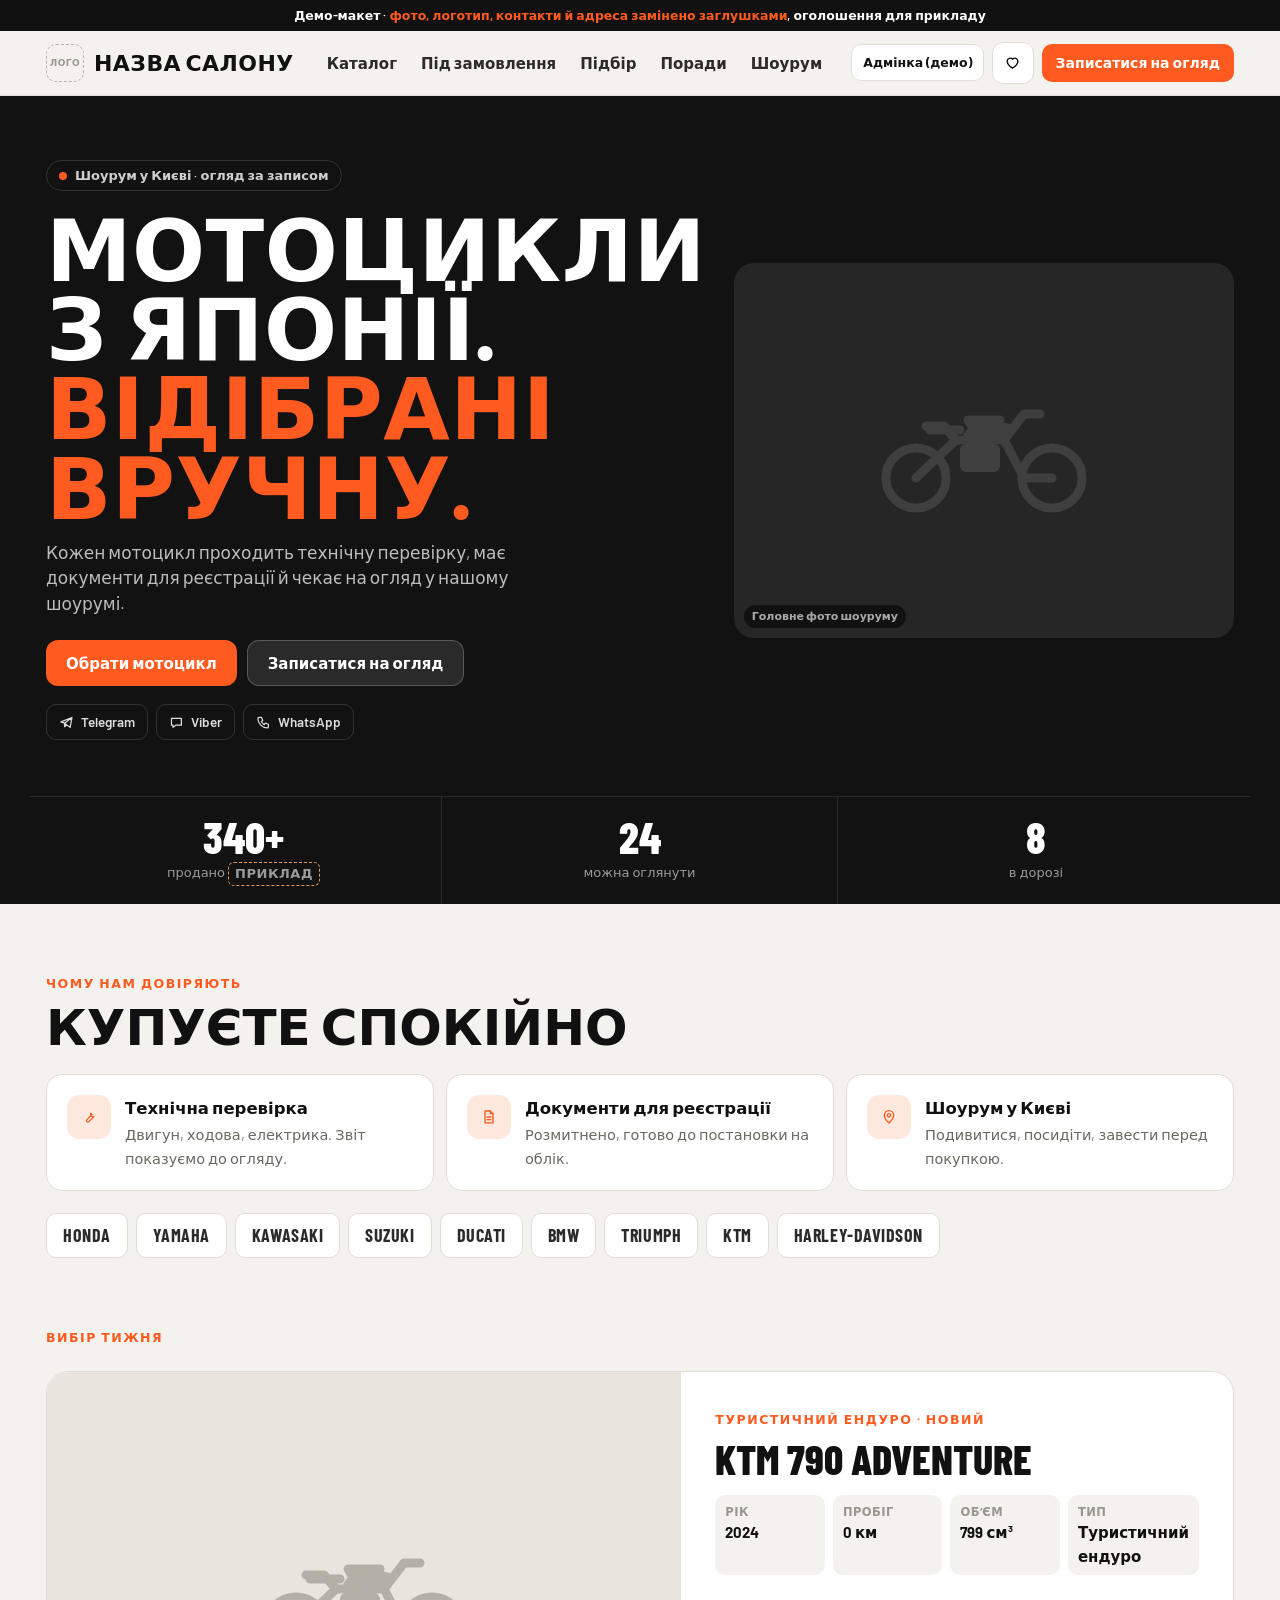
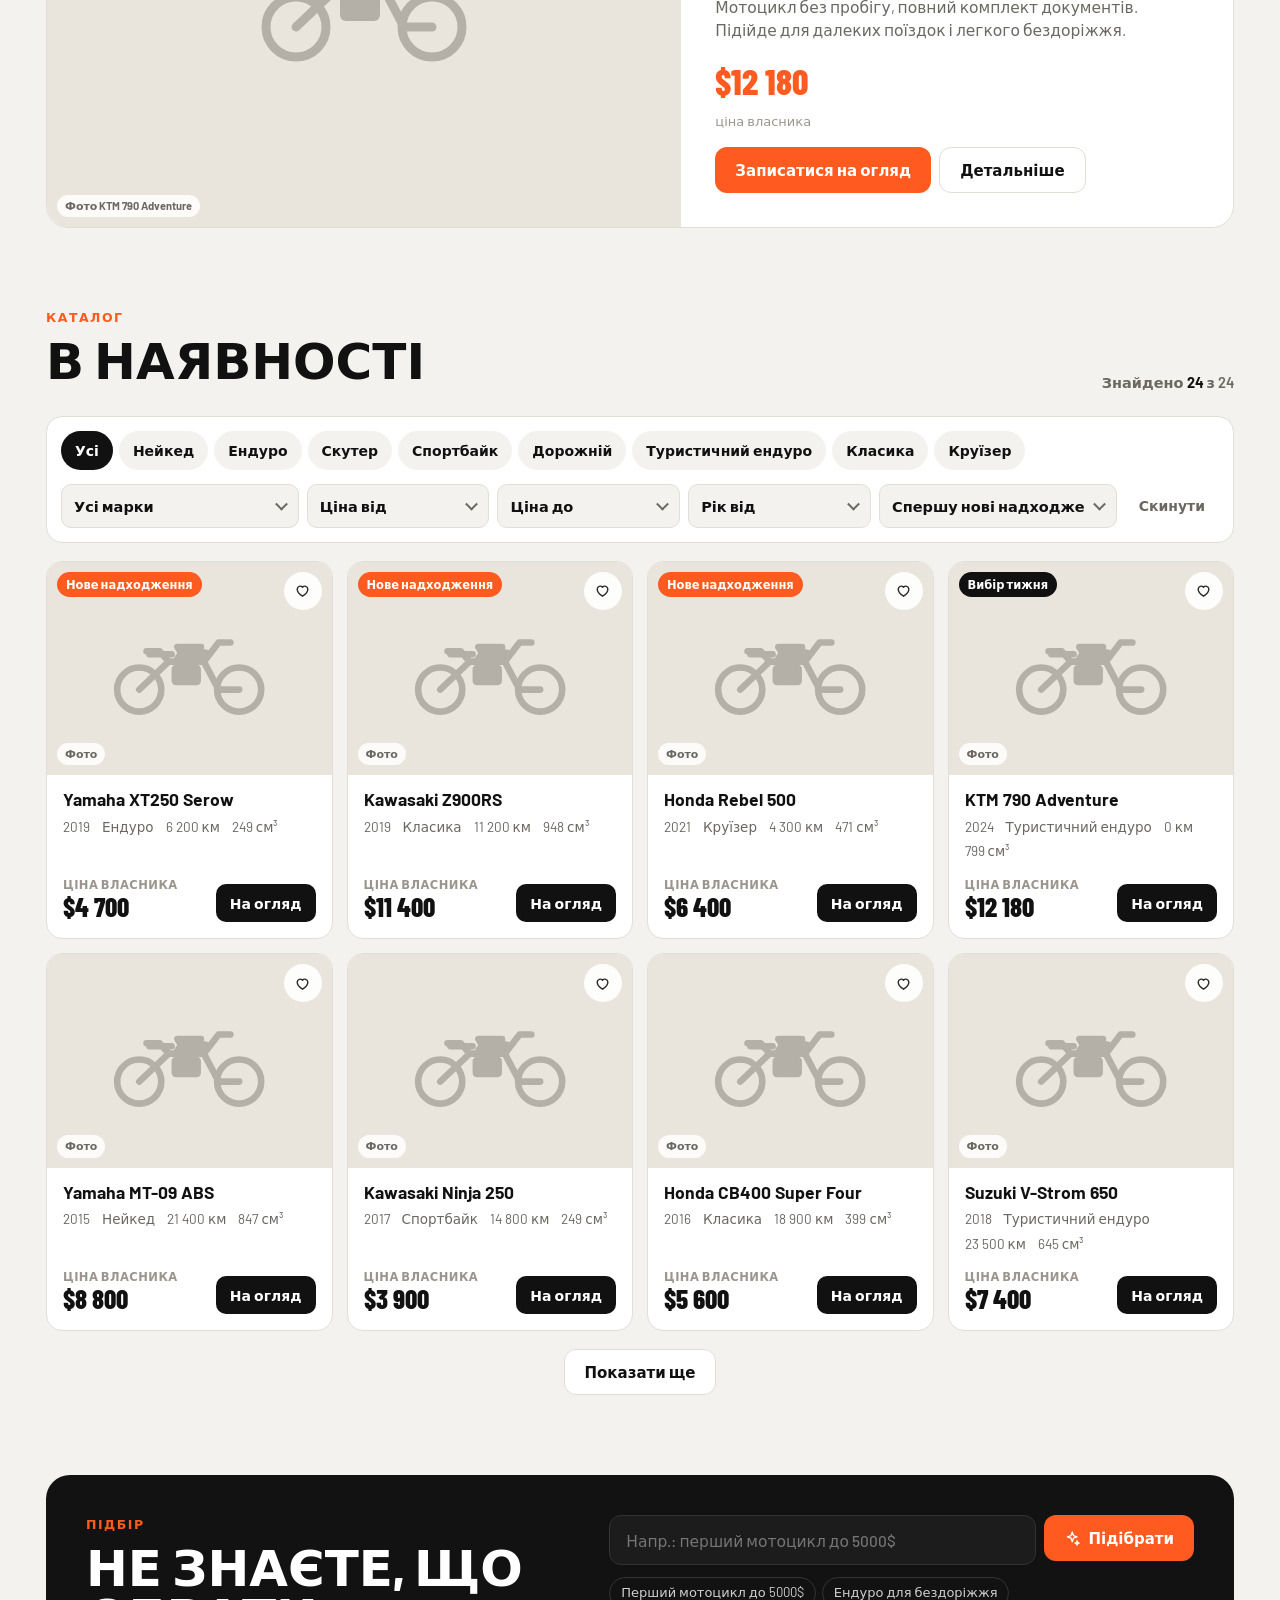
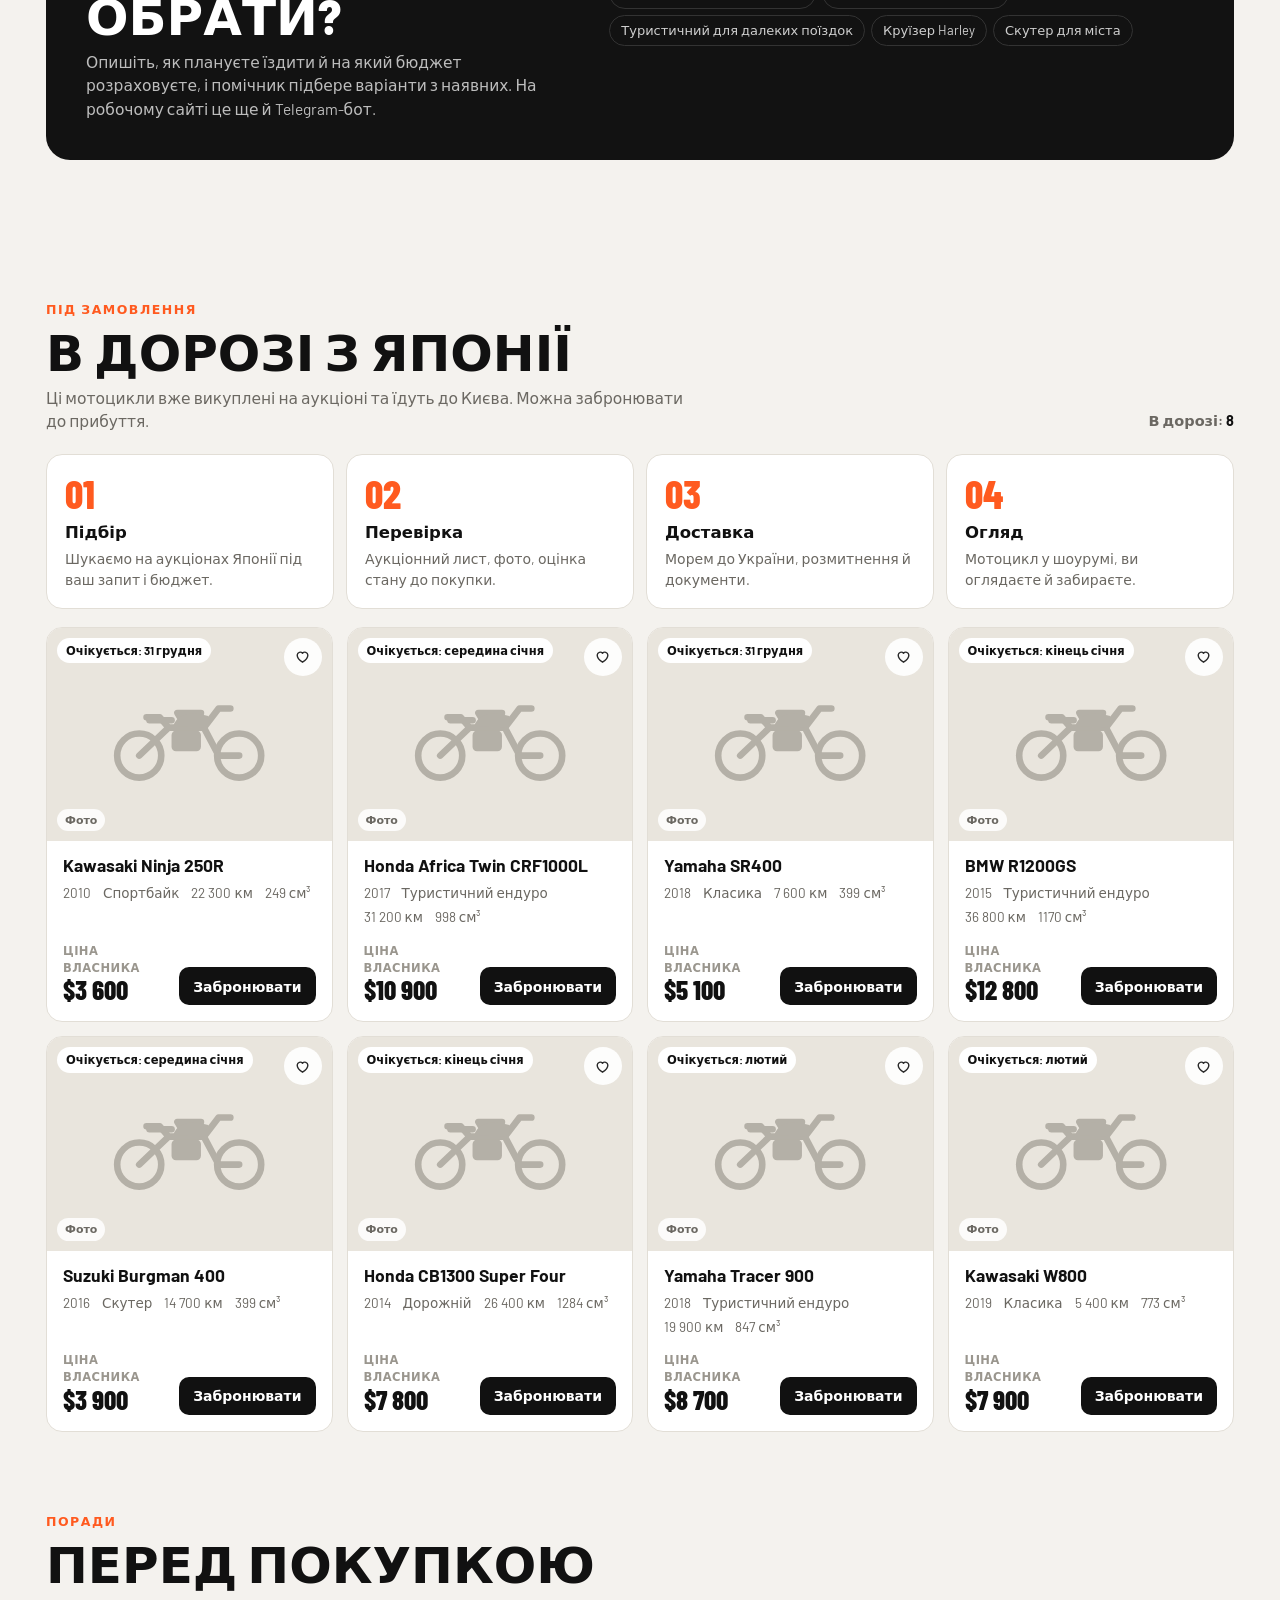
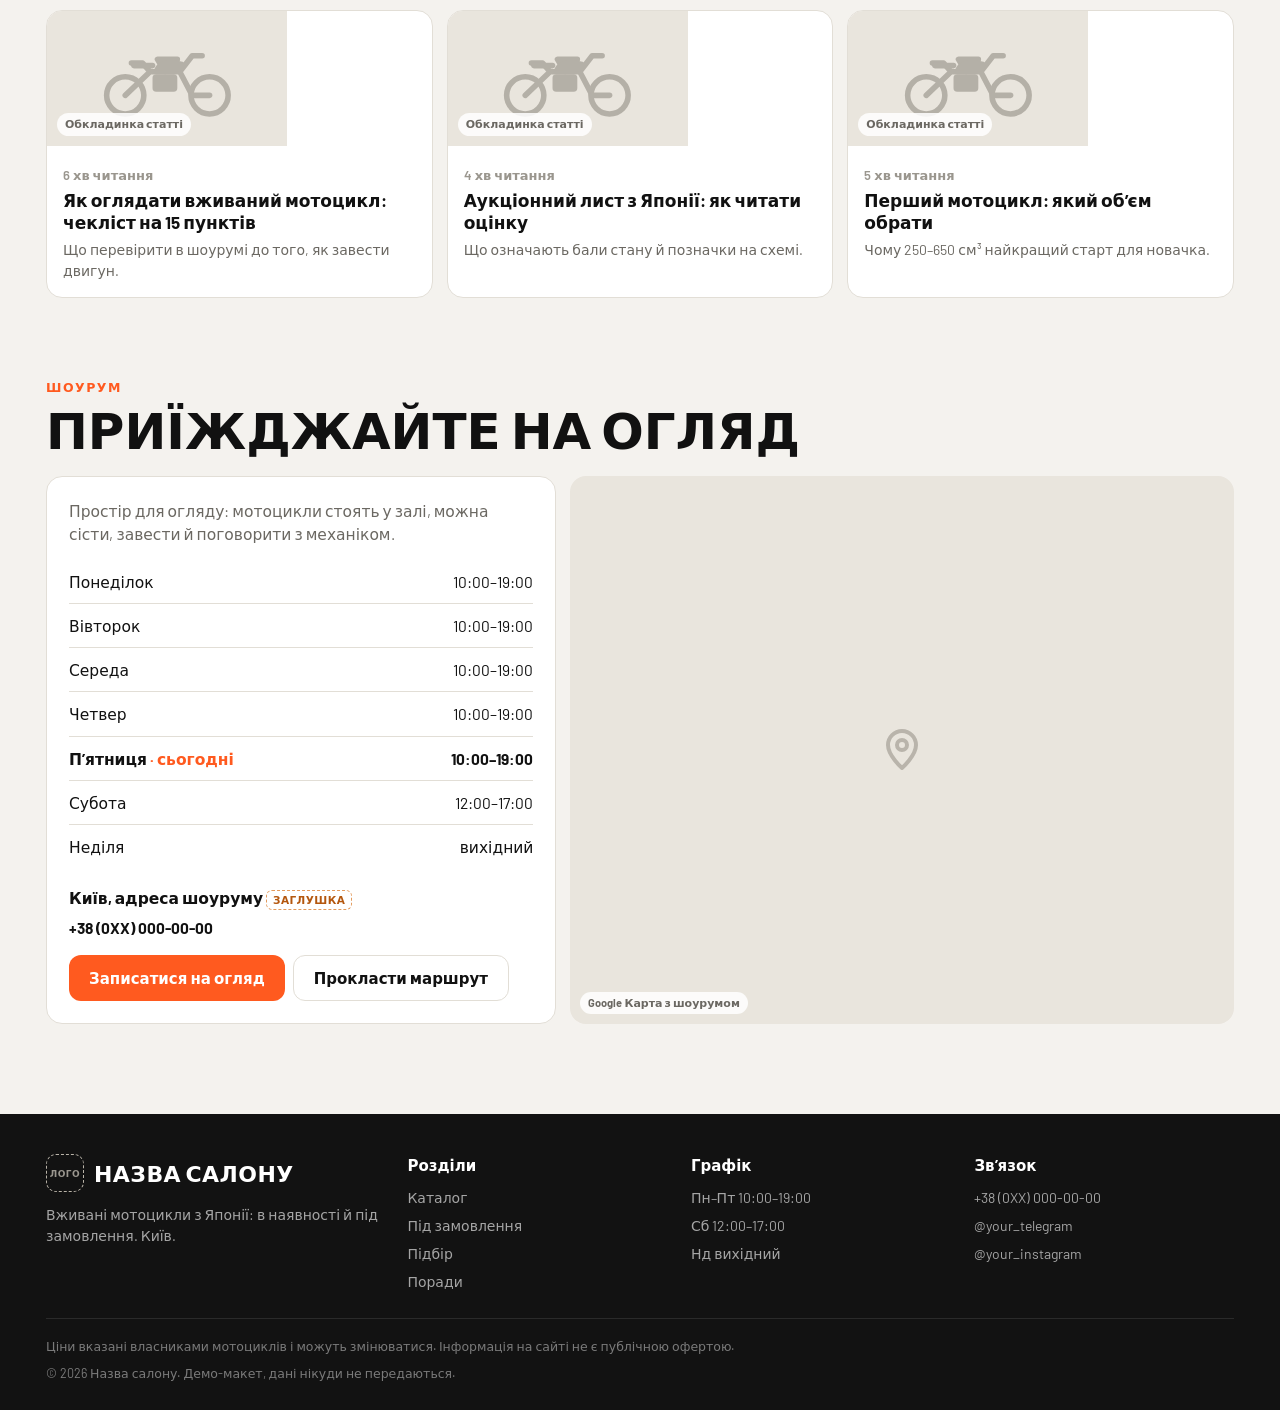
<file: moto/index.html>
<!doctype html>
<html lang="uk">
<head>
<meta charset="utf-8">
<meta name="viewport" content="width=device-width,initial-scale=1,viewport-fit=cover">
<title>Мотоцикли з Японії</title>
<meta name="theme-color" content="#111111">
<link rel="preconnect" href="https://fonts.googleapis.com">
<link rel="preconnect" href="https://fonts.gstatic.com" crossorigin>
<link href="https://fonts.googleapis.com/css2?family=Barlow+Condensed:wght@600;700;800&family=Barlow:wght@400;500;600;700&display=swap" rel="stylesheet">
<style>
:root{
  --bg:#F4F2EE;--card:#FFFFFF;--ink:#111111;--ink2:#2B2B2B;--mut:#6B6862;--mut2:#9A968E;--line:#E2DED6;
  --ac:#FF5A1F;--ac-d:#E84A12;--ok:#1F9D55;--dark:#121212;--dark2:#1C1C1C;
  --r:16px;--fh:'Barlow Condensed',system-ui,sans-serif;--fb:'Barlow',system-ui,-apple-system,'Segoe UI',Arial,sans-serif;
  color-scheme:light;
}
*{box-sizing:border-box}
html{scroll-behavior:smooth;scroll-padding-top:74px}
body{margin:0;background:var(--bg);color:var(--ink);font:15.5px/1.5 var(--fb);-webkit-font-smoothing:antialiased;padding-bottom:calc(70px + env(safe-area-inset-bottom,0px))}
@media(min-width:900px){body{padding-bottom:0}}
[hidden]{display:none!important}
a{color:inherit}
button{font:inherit;color:inherit;background:none;border:0;padding:0;cursor:pointer}
h1,h2,h3,p{margin:0}
:focus-visible{outline:2px solid var(--ac);outline-offset:3px;border-radius:6px}
.w{max-width:1220px;margin:0 auto;padding:0 max(16px,env(safe-area-inset-left,0px))}
.ic{width:1.1em;height:1.1em;fill:none;stroke:currentColor;stroke-width:2;stroke-linecap:round;stroke-linejoin:round;flex:none;vertical-align:-.15em}
.btn{display:inline-flex;align-items:center;justify-content:center;gap:8px;height:46px;padding:0 20px;border-radius:12px;font-weight:700;font-size:15px;text-decoration:none;white-space:nowrap;transition:background .15s,transform .1s}
.btn:active{transform:scale(.98)}
.btn-ac{background:var(--ac);color:#fff}.btn-ac:hover{background:var(--ac-d)}
.btn-dk{background:var(--ink);color:#fff}.btn-dk:hover{background:#2a2a2a}
.btn-ln{border:1.5px solid var(--line);background:var(--card)}.btn-ln:hover{border-color:var(--ink)}
.btn-gl{background:rgba(255,255,255,.1);color:#fff;border:1px solid rgba(255,255,255,.22)}.btn-gl:hover{background:rgba(255,255,255,.18)}
.btn-sm{height:38px;padding:0 14px;font-size:14px;border-radius:10px}
.tag-ph{display:inline-block;font-size:10.5px;font-weight:700;letter-spacing:.04em;text-transform:uppercase;color:#B4570E;border:1px dashed #E39A5C;border-radius:6px;padding:1px 6px;vertical-align:middle}

/* placeholder photo */
.ph{position:relative;background:#E9E5DD;display:grid;place-items:center;overflow:hidden;color:#8A857B}
.ph svg.moto{width:62%;max-width:240px;height:auto;opacity:.55}
.ph .pl{position:absolute;left:10px;bottom:10px;font-size:11px;font-weight:700;background:rgba(255,255,255,.85);color:#6B6862;padding:3px 8px;border-radius:999px}
.ph.dk{background:#262626;color:#555}
.ph.dk .pl{background:rgba(0,0,0,.55);color:#aaa}

.demo-strip{background:var(--ink);color:#fff;font-size:12.5px;font-weight:600;text-align:center;padding:6px 12px}
.demo-strip b{color:var(--ac)}

/* header */
.hd{position:sticky;top:0;z-index:50;background:rgba(244,242,238,.9);backdrop-filter:blur(12px);-webkit-backdrop-filter:blur(12px);border-bottom:1px solid var(--line)}
.hd .w{display:flex;align-items:center;gap:12px;height:64px}
.logo{display:flex;align-items:center;gap:10px;text-decoration:none;font-family:var(--fh);font-weight:800;font-size:22px;letter-spacing:.02em;text-transform:uppercase;white-space:nowrap}
.logo i{width:38px;height:38px;border-radius:10px;border:1.5px dashed #B9B3A8;display:grid;place-items:center;font:700 9px var(--fb);color:var(--mut2);font-style:normal}
.nav{display:none;gap:2px;margin-left:10px}
.nav a{white-space:nowrap;text-decoration:none;font-weight:600;font-size:15px;color:var(--ink2);padding:8px 11px;border-radius:9px}
.nav a:hover{background:#E9E5DD}
.hd-r{margin-left:auto;display:flex;align-items:center;gap:8px}
.fav-h{position:relative;width:42px;height:42px;border-radius:11px;border:1.5px solid var(--line);background:var(--card);display:grid;place-items:center}
.fav-h b{position:absolute;top:-6px;right:-6px;min-width:20px;height:20px;border-radius:10px;background:var(--ac);color:#fff;font-size:11.5px;display:grid;place-items:center;padding:0 5px}
.adm-link{font-size:12.5px;font-weight:700;padding:8px 11px;border-radius:10px;border:1.5px solid var(--line);text-decoration:none;white-space:nowrap;background:var(--card)}
@media(min-width:1120px){.nav{display:flex}}
@media(max-width:600px){.hd .rv{display:none}.logo span{display:none}}

/* hero */
.hero{background:var(--dark);color:#fff;position:relative;overflow:hidden}
.hero .hw{display:grid;gap:28px;padding-top:40px;padding-bottom:36px}
@media(min-width:920px){.hero .hw{grid-template-columns:1.1fr 1fr;align-items:center;padding-top:64px;padding-bottom:56px}}
.hero .k{display:inline-flex;gap:8px;align-items:center;font-size:13px;font-weight:600;color:#cfcfcf;border:1px solid #333;border-radius:999px;padding:5px 12px}
.hero .k i{width:8px;height:8px;border-radius:50%;background:var(--ac)}
.hero h1{font-family:var(--fh);font-weight:800;text-transform:uppercase;font-size:clamp(42px,8.4vw,86px);line-height:.92;letter-spacing:.005em;margin:16px 0 16px}
.hero h1 em{font-style:normal;color:var(--ac)}
.hero p.sub{color:#bdbdbd;font-size:17px;max-width:520px}
.hero .cta{display:flex;gap:10px;flex-wrap:wrap;margin-top:24px}
.msg{display:flex;gap:8px;margin-top:18px;flex-wrap:wrap}
.msg button{display:inline-flex;align-items:center;gap:7px;font-size:13.5px;font-weight:600;color:#ddd;padding:7px 12px;border-radius:10px;border:1px solid #333}
.msg button:hover{border-color:#666;color:#fff}
.hero .ph{aspect-ratio:4/3;border-radius:20px}
.stats{display:grid;grid-template-columns:repeat(3,1fr);border-top:1px solid #2a2a2a}
.stats div{padding:18px 6px;text-align:center;border-right:1px solid #2a2a2a}
.stats div:last-child{border-right:0}
.stats b{display:block;font-family:var(--fh);font-size:clamp(30px,5vw,44px);font-weight:800;line-height:1;color:#fff}
.stats span{font-size:13px;color:#9a9a9a}

/* sections */
section.s{padding:48px 0}
@media(min-width:900px){section.s{padding:70px 0}}
.kick{font-size:12.5px;font-weight:700;letter-spacing:.12em;text-transform:uppercase;color:var(--ac)}
.s h2{font-family:var(--fh);font-weight:800;text-transform:uppercase;font-size:clamp(30px,5vw,50px);line-height:.98;margin:8px 0 10px}
.s .lead{color:var(--mut);max-width:640px}
.ben{display:grid;gap:12px;margin-top:24px}
@media(min-width:760px){.ben{grid-template-columns:repeat(3,1fr)}}
.ben>div{background:var(--card);border:1px solid var(--line);border-radius:var(--r);padding:20px;display:flex;gap:14px}
.ben .q{width:44px;height:44px;flex:none;border-radius:12px;background:#FFE8DE;color:var(--ac);display:grid;place-items:center}
.ben b{display:block;font-size:16.5px;margin-bottom:3px}
.ben span{color:var(--mut);font-size:14.5px}
.brands{display:flex;flex-wrap:wrap;gap:8px;margin-top:22px}
.brands button{font-family:var(--fh);font-weight:700;font-size:18px;letter-spacing:.03em;text-transform:uppercase;padding:8px 16px;border-radius:10px;background:var(--card);border:1px solid var(--line);color:var(--ink2)}
.brands button:hover{border-color:var(--ink)}

/* pick */
.pick{display:grid;background:var(--card);border:1px solid var(--line);border-radius:22px;overflow:hidden;margin-top:24px}
@media(min-width:860px){.pick{grid-template-columns:1.15fr 1fr}}
.pick .ph{min-height:280px}
.pick .in{padding:24px}
@media(min-width:860px){.pick .in{padding:34px}}
.pick h3{font-family:var(--fh);font-weight:800;font-size:clamp(30px,4vw,42px);text-transform:uppercase;line-height:1}
.pick .pr{font-family:var(--fh);font-weight:800;font-size:36px;color:var(--ac);margin:12px 0 4px}
.kv{display:grid;grid-template-columns:repeat(2,1fr);gap:8px;margin:16px 0 20px}
@media(min-width:480px){.kv{grid-template-columns:repeat(4,1fr)}}
.kv div{background:var(--bg);border-radius:10px;padding:8px 10px}
.kv small{display:block;color:var(--mut2);font-size:11.5px;font-weight:700;text-transform:uppercase;letter-spacing:.04em}
.kv b{font-size:15px}

/* catalog */
.cat-top{display:flex;justify-content:space-between;align-items:flex-end;gap:12px;flex-wrap:wrap}
.flt{background:var(--card);border:1px solid var(--line);border-radius:var(--r);padding:14px;margin-top:22px;display:grid;gap:12px}
.types{display:flex;gap:6px;overflow-x:auto;padding-bottom:2px;scrollbar-width:none}
.types::-webkit-scrollbar{display:none}
.types button{white-space:nowrap;font-weight:600;font-size:14px;padding:8px 13px;border-radius:999px;background:var(--bg);border:1px solid transparent}
.types button.on{background:var(--ink);color:#fff}
.fr{display:grid;grid-template-columns:1fr 1fr;gap:8px}
@media(min-width:820px){.fr{grid-template-columns:1.3fr 1fr 1fr 1fr 1.3fr auto}}
.sel{position:relative}
.sel select{width:100%;height:44px;border-radius:10px;border:1.5px solid var(--line);background:var(--bg);font:600 14.5px var(--fb);color:var(--ink);padding:0 32px 0 12px;appearance:none;-webkit-appearance:none}
.sel::after{content:"";position:absolute;right:13px;top:50%;width:7px;height:7px;border-right:2px solid var(--mut);border-bottom:2px solid var(--mut);transform:translateY(-70%) rotate(45deg);pointer-events:none}
.sel select:focus{outline:none;border-color:var(--ink)}
.fr .reset{height:44px;padding:0 14px;border-radius:10px;font-weight:700;font-size:14px;color:var(--mut)}
.fr .reset:hover{color:var(--ink)}
.cnt{font-weight:600;color:var(--mut);font-size:14.5px}
.cnt b{color:var(--ink)}
.grid{display:grid;gap:14px;margin-top:18px}
@media(min-width:560px){.grid{grid-template-columns:repeat(2,1fr)}}
@media(min-width:900px){.grid{grid-template-columns:repeat(3,1fr)}}
@media(min-width:1180px){.grid.g4{grid-template-columns:repeat(4,1fr)}}
.bk{background:var(--card);border:1px solid var(--line);border-radius:var(--r);overflow:hidden;display:flex;flex-direction:column;transition:box-shadow .15s,transform .15s}
.bk:hover{box-shadow:0 10px 28px rgba(0,0,0,.08);transform:translateY(-2px)}
.bk .ph{aspect-ratio:4/3}
.bk .open{position:absolute;inset:0;z-index:1}
.bk .fav{position:absolute;top:10px;right:10px;z-index:2;width:38px;height:38px;border-radius:50%;background:rgba(255,255,255,.92);display:grid;place-items:center;color:var(--ink2)}
.bk .fav.on{color:var(--ac)}
.bk .fav.on .ic{fill:var(--ac)}
.bk .bd{position:absolute;top:10px;left:10px;z-index:2;font-size:11.5px;font-weight:700;padding:4px 9px;border-radius:999px;background:var(--ink);color:#fff}
.bk .bd.new{background:var(--ac)}
.bk .bd.eta{background:#fff;color:var(--ink)}
.bk .bo{padding:14px 16px 16px;display:flex;flex-direction:column;flex:1}
.bk h3{font-size:17.5px;font-weight:700;line-height:1.25}
.bk h3 button{text-align:left}
.bk .meta{display:flex;flex-wrap:wrap;gap:4px 12px;color:var(--mut);font-size:13.5px;margin-top:6px}
.bk .ft{display:flex;align-items:flex-end;justify-content:space-between;gap:10px;margin-top:auto;padding-top:14px}
.bk .ft small{display:block;color:var(--mut2);font-size:11.5px;font-weight:700;text-transform:uppercase;letter-spacing:.04em}
.bk .ft b{font-family:var(--fh);font-size:27px;font-weight:800;line-height:1}
.empty{grid-column:1/-1;text-align:center;padding:40px 16px;color:var(--mut);background:var(--card);border:1px dashed var(--line);border-radius:var(--r)}
.more{display:flex;justify-content:center;margin-top:18px}

/* ai */
.ai{background:var(--dark);color:#fff;border-radius:24px;padding:26px 20px;display:grid;gap:18px}
@media(min-width:900px){.ai{grid-template-columns:1fr 1.2fr;padding:40px;gap:36px;align-items:start}}
.ai h2{color:#fff}
.ai p{color:#bdbdbd}
.ai form{display:flex;gap:8px;flex-wrap:wrap}
.ai input{flex:1 1 240px;min-width:0;height:50px;border-radius:12px;border:1px solid #333;background:#1c1c1c;color:#fff;font:500 15.5px var(--fb);padding:0 16px}
.ai input:focus{outline:none;border-color:var(--ac)}
.ai .ex{display:flex;gap:6px;flex-wrap:wrap;margin-top:12px}
.ai .ex button{font-size:13px;color:#cfcfcf;border:1px solid #333;border-radius:999px;padding:5px 11px}
.ai .ex button:hover{border-color:#777;color:#fff}
.ai .res{margin-top:14px;display:grid;gap:8px}
.ai .res .r{display:flex;align-items:center;gap:12px;background:#1c1c1c;border:1px solid #2c2c2c;border-radius:12px;padding:10px 12px;text-align:left;width:100%}
.ai .res .r:hover{border-color:#555}
.ai .res .r .ph{width:64px;height:48px;border-radius:8px;flex:none}
.ai .res .r b{display:block;font-size:15px}
.ai .res .r span{font-size:13px;color:#9a9a9a}
.ai .res .r em{margin-left:auto;font-style:normal;font-family:var(--fh);font-weight:800;font-size:22px;color:var(--ac)}
.ai .ans{color:#e6e6e6;font-size:14.5px}

/* steps */
.steps{display:grid;gap:12px;margin-top:22px}
@media(min-width:760px){.steps{grid-template-columns:repeat(4,1fr)}}
.steps div{background:var(--card);border:1px solid var(--line);border-radius:var(--r);padding:18px}
.steps b{display:block;font-family:var(--fh);font-size:40px;font-weight:800;color:var(--ac);line-height:1}
.steps h3{font-size:16.5px;margin:6px 0 4px}
.steps p{color:var(--mut);font-size:14px}

/* tips */
.tips{display:grid;gap:14px;margin-top:22px}
@media(min-width:760px){.tips{grid-template-columns:repeat(3,1fr)}}
.tip{background:var(--card);border:1px solid var(--line);border-radius:var(--r);overflow:hidden;text-align:left;display:flex;flex-direction:column}
.tip .ph{aspect-ratio:16/9}
.tip div.t{padding:16px}
.tip small{color:var(--mut2);font-weight:600;font-size:13px}
.tip h3{font-size:17px;margin:4px 0 6px;line-height:1.3}
.tip p{color:var(--mut);font-size:14px}

/* showroom */
.show{display:grid;gap:14px;margin-top:22px}
@media(min-width:900px){.show{grid-template-columns:1fr 1.3fr}}
.show .card{background:var(--card);border:1px solid var(--line);border-radius:var(--r);padding:22px}
.show .ph{min-height:320px;border-radius:var(--r)}
.hrs{display:grid;gap:0;margin:14px 0 18px}
.hrs div{display:flex;justify-content:space-between;padding:10px 0;border-bottom:1px solid var(--line)}
.hrs div:last-child{border-bottom:0}
.hrs .today{font-weight:700}
.hrs .today span:first-child::after{content:" · сьогодні";color:var(--ac);font-weight:700}

/* footer */
.ftr{background:var(--dark);color:#a5a5a5;padding:40px 0 28px;margin-top:20px;font-size:14px}
.ftr .cols{display:grid;gap:24px}
@media(min-width:800px){.ftr .cols{grid-template-columns:1.3fr 1fr 1fr 1fr}}
.ftr h4{color:#fff;margin:0 0 10px;font-size:15px}
.ftr ul{list-style:none;margin:0;padding:0;display:grid;gap:7px}
.ftr a{text-decoration:none}.ftr a:hover{color:#fff}
.ftr .logo{color:#fff}
.ftr .legal{margin-top:26px;padding-top:18px;border-top:1px solid #2a2a2a;font-size:12.5px;color:#7a7a7a;display:grid;gap:8px}

/* modal */
.ov{position:fixed;inset:0;z-index:900;background:rgba(10,10,10,.6);display:flex;align-items:flex-end;justify-content:center}
@media(min-width:760px){.ov{align-items:center;padding:24px}}
.mdl{background:var(--card);width:100%;max-width:980px;max-height:92vh;overflow-y:auto;border-radius:22px 22px 0 0;position:relative;padding-bottom:env(safe-area-inset-bottom,0px)}
@media(min-width:760px){.mdl{border-radius:22px}}
.mdl .x{position:sticky;top:10px;float:right;margin:10px 10px 0 0;z-index:3;width:40px;height:40px;border-radius:50%;background:rgba(255,255,255,.95);box-shadow:0 2px 8px rgba(0,0,0,.15);display:grid;place-items:center;font-size:22px;line-height:1}
.mg{display:grid}
@media(min-width:760px){.mg{grid-template-columns:1.1fr 1fr}}
.gal .ph{aspect-ratio:4/3}
.thumbs{display:grid;grid-template-columns:repeat(5,1fr);gap:6px;padding:8px}
.thumbs .ph{aspect-ratio:1;border-radius:8px}
.thumbs .ph.on{outline:2px solid var(--ac)}
.mi{padding:20px}
@media(min-width:760px){.mi{padding:28px}}
.mi h3{font-family:var(--fh);font-weight:800;font-size:clamp(28px,4vw,38px);text-transform:uppercase;line-height:1}
.mi .pr{font-family:var(--fh);font-weight:800;font-size:38px;margin:12px 0 0}
.mi .pr small{display:block;font:700 12px var(--fb);color:var(--mut2);text-transform:uppercase;letter-spacing:.04em}
.spec{width:100%;border-collapse:collapse;margin:14px 0 18px;font-size:14.5px}
.spec td{padding:9px 0;border-bottom:1px solid var(--line)}
.spec td:last-child{text-align:right;font-weight:700}
.chk{display:grid;gap:6px;margin:0 0 18px;padding:0;list-style:none;font-size:14px}
.chk li{display:flex;gap:8px}.chk .ic{color:var(--ok);margin-top:3px}
.acts{display:grid;grid-template-columns:1fr 1fr;gap:8px}
.acts .btn{padding:0 10px}
.fgrid{display:grid;gap:10px;margin-top:6px}
@media(min-width:480px){.fgrid{grid-template-columns:1fr 1fr}.fgrid .full{grid-column:1/-1}}
.fld{display:grid;gap:5px;font-size:13px;font-weight:700;color:var(--mut)}
.fld input,.fld select,.fld textarea{width:100%;height:46px;border-radius:10px;border:1.5px solid var(--line);background:var(--bg);font:600 15px var(--fb);color:var(--ink);padding:0 12px}
.fld textarea{height:auto;min-height:70px;padding:10px 12px;resize:vertical}
.fld input:focus,.fld select:focus,.fld textarea:focus{outline:none;border-color:var(--ink)}
.slots{display:flex;gap:6px;flex-wrap:wrap}
.slots label{position:relative}
.slots input{position:absolute;opacity:0;pointer-events:none}
.slots span{display:block;padding:8px 12px;border-radius:9px;border:1.5px solid var(--line);font-weight:700;font-size:14px;color:var(--ink);cursor:pointer;background:var(--bg)}
.slots input:checked+span{background:var(--ink);color:#fff;border-color:var(--ink)}
.slots input:focus-visible+span{outline:2px solid var(--ac);outline-offset:2px}
.hint{font-size:12.5px;color:var(--mut2);margin-top:8px}
.done{text-align:center;padding:16px 0}
.done .q{width:60px;height:60px;border-radius:50%;background:var(--ok);color:#fff;display:grid;place-items:center;margin:0 auto 12px}
.done .q .ic{width:28px;height:28px;stroke-width:2.6}
.done h4{font-family:var(--fh);font-size:26px;text-transform:uppercase;margin:0 0 6px}
.done p{color:var(--mut);margin-bottom:16px}

.mbar{position:fixed;left:0;right:0;bottom:0;z-index:60;display:grid;grid-template-columns:1fr 1fr 1.3fr;gap:8px;padding:10px max(12px,env(safe-area-inset-left,0px)) calc(10px + env(safe-area-inset-bottom,0px));background:rgba(244,242,238,.96);backdrop-filter:blur(10px);-webkit-backdrop-filter:blur(10px);border-top:1px solid var(--line)}
.mbar .btn{height:46px;padding:0 8px;font-size:14px}
@media(min-width:900px){.mbar{display:none}}
.toast{position:fixed;left:50%;bottom:calc(86px + env(safe-area-inset-bottom,0px));transform:translateX(-50%);z-index:2000;background:var(--ink);color:#fff;font-weight:600;font-size:14px;padding:12px 18px;border-radius:12px;box-shadow:0 10px 30px rgba(0,0,0,.3);max-width:calc(100vw - 32px);text-align:center}
@media(min-width:900px){.toast{bottom:28px}}
</style>
</head>
<body>
<svg width="0" height="0" style="position:absolute" aria-hidden="true">
  <symbol id="i-check" viewBox="0 0 24 24"><path d="M5 12.5l4.2 4.2L19 7"/></symbol>
  <symbol id="i-heart" viewBox="0 0 24 24"><path d="M12 20s-7.5-4.6-7.5-10.2A4.3 4.3 0 0 1 12 7.3a4.3 4.3 0 0 1 7.5 2.5C19.5 15.4 12 20 12 20z"/></symbol>
  <symbol id="i-tg" viewBox="0 0 24 24"><path d="M21 4L3 11l6 2.2M21 4l-3 16-9-6.8M21 4L9 13.2V19l3-3.3"/></symbol>
  <symbol id="i-chat" viewBox="0 0 24 24"><path d="M4 5.5h16v11H11l-4.5 3.5v-3.5H4z"/></symbol>
  <symbol id="i-phone" viewBox="0 0 24 24"><path d="M5 4h4l2 5-2.5 1.5a11 11 0 0 0 5 5L15 13l5 2v4a2 2 0 0 1-2 2A16 16 0 0 1 3 6a2 2 0 0 1 2-2z"/></symbol>
  <symbol id="i-cal" viewBox="0 0 24 24"><rect x="3.5" y="5" width="17" height="15" rx="2"/><path d="M3.5 9.5h17M8 3v4M16 3v4"/></symbol>
  <symbol id="i-wrench" viewBox="0 0 24 24"><path d="M14.5 6.5a4 4 0 0 0 5 5L12 19a2.1 2.1 0 0 1-3-3l7.5-7.5a4 4 0 0 0-2-2z"/></symbol>
  <symbol id="i-doc" viewBox="0 0 24 24"><path d="M6 3h8l4 4v14H6z"/><path d="M14 3v4h4M9 12h6M9 16h6"/></symbol>
  <symbol id="i-pin" viewBox="0 0 24 24"><path d="M12 21s-7-6.2-7-11.5a7 7 0 0 1 14 0C19 14.8 12 21 12 21z"/><circle cx="12" cy="9.5" r="2.5"/></symbol>
  <symbol id="i-spark" viewBox="0 0 24 24"><path d="M12 3l1.8 5.2L19 10l-5.2 1.8L12 17l-1.8-5.2L5 10l5.2-1.8zM19 16l.8 2.2L22 19l-2.2.8L19 22l-.8-2.2L16 19l2.2-.8z"/></symbol>
  <symbol id="i-ship" viewBox="0 0 24 24"><path d="M3 15l2 5h14l2-5zM6 15V9h12v6M12 3v6"/></symbol>
  <symbol id="m" viewBox="0 0 240 140"><circle cx="52" cy="98" r="30" fill="none" stroke="currentColor" stroke-width="9"/><circle cx="188" cy="98" r="30" fill="none" stroke="currentColor" stroke-width="9"/><path d="M52 98 L92 60 H140 L160 98 M140 60 L160 34 H176 M92 60 L80 46 H62 M116 60 L104 40 H136" fill="none" stroke="currentColor" stroke-width="9" stroke-linecap="round" stroke-linejoin="round"/><path d="M160 98 L188 98" stroke="currentColor" stroke-width="9" stroke-linecap="round"/><path d="M98 58 Q104 40 128 40 L146 44 Q150 56 140 60 Z" fill="currentColor"/><rect x="96" y="64" width="40" height="28" rx="6" fill="currentColor"/><path d="M66 50 H96" stroke="currentColor" stroke-width="9" stroke-linecap="round"/></symbol>
</svg>

<div class="demo-strip">Демо-макет · <b>фото, логотип, контакти й адреса замінено заглушками</b>, оголошення для прикладу</div>

<header class="hd">
  <div class="w">
    <a class="logo" href="#top" aria-label="На початок"><i>ЛОГО</i><span>Назва салону</span></a>
    <nav class="nav" aria-label="Розділи">
      <a href="#catalog">Каталог</a><a href="#transit">Під замовлення</a><a href="#ai">Підбір</a><a href="#tips">Поради</a><a href="#showroom">Шоурум</a>
    </nav>
    <div class="hd-r">
      <a href="#admin" class="adm-link" data-adm>Адмінка (демо)</a>
      <button class="fav-h" id="favBtn" aria-label="Обране"><svg class="ic" aria-hidden="true"><use href="#i-heart"/></svg><b id="favCnt" hidden>0</b></button>
      <button class="btn btn-ac btn-sm rv" data-view="0">Записатися на огляд</button>
    </div>
  </div>
</header>

<main id="top">
<section class="hero">
  <div class="w hw">
    <div>
      <span class="k"><i></i>Шоурум у Києві · огляд за записом</span>
      <h1>Мотоцикли з Японії. <em>Відібрані вручну.</em></h1>
      <p class="sub">Кожен мотоцикл проходить технічну перевірку, має документи для реєстрації й чекає на огляд у нашому шоурумі.</p>
      <div class="cta">
        <a class="btn btn-ac" href="#catalog">Обрати мотоцикл</a>
        <button class="btn btn-gl" data-view="0">Записатися на огляд</button>
      </div>
      <div class="msg">
        <button data-stub="Відкриється ваш Telegram"><svg class="ic" aria-hidden="true"><use href="#i-tg"/></svg>Telegram</button>
        <button data-stub="Відкриється ваш Viber"><svg class="ic" aria-hidden="true"><use href="#i-chat"/></svg>Viber</button>
        <button data-stub="Відкриється ваш WhatsApp"><svg class="ic" aria-hidden="true"><use href="#i-phone"/></svg>WhatsApp</button>
      </div>
    </div>
    <div class="ph dk"><svg class="moto" aria-hidden="true"><use href="#m"/></svg><span class="pl">Головне фото шоуруму</span></div>
  </div>
  <div class="w stats" id="stats"></div>
</section>

<section class="s">
  <div class="w">
    <div class="kick">Чому нам довіряють</div>
    <h2>Купуєте спокійно</h2>
    <div class="ben">
      <div><span class="q"><svg class="ic" aria-hidden="true"><use href="#i-wrench"/></svg></span><div><b>Технічна перевірка</b><span>Двигун, ходова, електрика. Звіт показуємо до огляду.</span></div></div>
      <div><span class="q"><svg class="ic" aria-hidden="true"><use href="#i-doc"/></svg></span><div><b>Документи для реєстрації</b><span>Розмитнено, готово до постановки на облік.</span></div></div>
      <div><span class="q"><svg class="ic" aria-hidden="true"><use href="#i-pin"/></svg></span><div><b>Шоурум у Києві</b><span>Подивитися, посидіти, завести перед покупкою.</span></div></div>
    </div>
    <div class="brands" id="brands"></div>
  </div>
</section>

<section class="s" style="padding-top:0">
  <div class="w">
    <div class="kick">Вибір тижня</div>
    <div class="pick" id="pick"></div>
  </div>
</section>

<section class="s" id="catalog" style="padding-top:10px">
  <div class="w">
    <div class="cat-top">
      <div><div class="kick">Каталог</div><h2>В наявності</h2></div>
      <span class="cnt" id="cnt"></span>
    </div>
    <div class="flt">
      <div class="types" id="types" role="group" aria-label="Тип мотоцикла"></div>
      <div class="fr">
        <label class="sel"><span class="sr" hidden>Марка</span><select id="f-brand" aria-label="Марка"></select></label>
        <label class="sel"><select id="f-pmin" aria-label="Ціна від"></select></label>
        <label class="sel"><select id="f-pmax" aria-label="Ціна до"></select></label>
        <label class="sel"><select id="f-year" aria-label="Рік від"></select></label>
        <label class="sel"><select id="f-sort" aria-label="Сортування"><option value="new">Спершу нові надходження</option><option value="pa">Дешевші</option><option value="pd">Дорожчі</option><option value="y">Новіші за роком</option><option value="km">Менший пробіг</option></select></label>
        <button class="reset" id="f-reset">Скинути</button>
      </div>
    </div>
    <div class="grid g4" id="grid"></div>
    <div class="more"><button class="btn btn-ln" id="moreBtn">Показати ще</button></div>
  </div>
</section>

<section class="s" id="ai" style="padding-top:10px">
  <div class="w">
    <div class="ai">
      <div><div class="kick">Підбір</div><h2>Не знаєте, що обрати?</h2><p>Опишіть, як плануєте їздити й на який бюджет розраховуєте, і помічник підбере варіанти з наявних. На робочому сайті це ще й Telegram-бот.</p></div>
      <div>
        <form id="aiForm"><input id="aiQ" placeholder="Напр.: перший мотоцикл до 5000$" aria-label="Що шукаєте"><button class="btn btn-ac" type="submit"><svg class="ic" aria-hidden="true"><use href="#i-spark"/></svg>Підібрати</button></form>
        <div class="ex" id="aiEx"></div>
        <div class="res" id="aiRes" aria-live="polite"></div>
      </div>
    </div>
  </div>
</section>

<section class="s" id="transit">
  <div class="w">
    <div class="cat-top">
      <div><div class="kick">Під замовлення</div><h2>В дорозі з Японії</h2><p class="lead">Ці мотоцикли вже викуплені на аукціоні та їдуть до Києва. Можна забронювати до прибуття.</p></div>
      <span class="cnt" id="tcnt"></span>
    </div>
    <div class="steps">
      <div><b>01</b><h3>Підбір</h3><p>Шукаємо на аукціонах Японії під ваш запит і бюджет.</p></div>
      <div><b>02</b><h3>Перевірка</h3><p>Аукціонний лист, фото, оцінка стану до покупки.</p></div>
      <div><b>03</b><h3>Доставка</h3><p>Морем до України, розмитнення й документи.</p></div>
      <div><b>04</b><h3>Огляд</h3><p>Мотоцикл у шоурумі, ви оглядаєте й забираєте.</p></div>
    </div>
    <div class="grid g4" id="tgrid"></div>
  </div>
</section>

<section class="s" id="tips" style="padding-top:10px">
  <div class="w">
    <div class="kick">Поради</div><h2>Перед покупкою</h2>
    <div class="tips">
      <button class="tip" data-stub="Стаття буде в повному сайті"><div class="ph"><svg class="moto" aria-hidden="true"><use href="#m"/></svg><span class="pl">Обкладинка статті</span></div><div class="t"><small>6 хв читання</small><h3>Як оглядати вживаний мотоцикл: чекліст на 15 пунктів</h3><p>Що перевірити в шоурумі до того, як завести двигун.</p></div></button>
      <button class="tip" data-stub="Стаття буде в повному сайті"><div class="ph"><svg class="moto" aria-hidden="true"><use href="#m"/></svg><span class="pl">Обкладинка статті</span></div><div class="t"><small>4 хв читання</small><h3>Аукціонний лист з Японії: як читати оцінку</h3><p>Що означають бали стану й позначки на схемі.</p></div></button>
      <button class="tip" data-stub="Стаття буде в повному сайті"><div class="ph"><svg class="moto" aria-hidden="true"><use href="#m"/></svg><span class="pl">Обкладинка статті</span></div><div class="t"><small>5 хв читання</small><h3>Перший мотоцикл: який об’єм обрати</h3><p>Чому 250–650 см³ найкращий старт для новачка.</p></div></button>
    </div>
  </div>
</section>

<section class="s" id="showroom" style="padding-top:10px">
  <div class="w">
    <div class="kick">Шоурум</div><h2>Приїжджайте на огляд</h2>
    <div class="show">
      <div class="card">
        <p style="color:var(--mut)">Простір для огляду: мотоцикли стоять у залі, можна сісти, завести й поговорити з механіком.</p>
        <div class="hrs" id="hrs"></div>
        <p style="font-weight:700">Київ, адреса шоуруму <span class="tag-ph">заглушка</span></p>
        <p style="margin:6px 0 16px;font-weight:700">+38 (0XX) 000-00-00</p>
        <div style="display:flex;gap:8px;flex-wrap:wrap"><button class="btn btn-ac" data-view="0">Записатися на огляд</button><button class="btn btn-ln" data-stub="Відкриється маршрут у Google Картах">Прокласти маршрут</button></div>
      </div>
      <div class="ph"><svg class="ic" style="width:48px;height:48px;opacity:.5" aria-hidden="true"><use href="#i-pin"/></svg><span class="pl">Google Карта з шоурумом</span></div>
    </div>
  </div>
</section>
</main>

<footer class="ftr">
  <div class="w">
    <div class="cols">
      <div><a class="logo" href="#top"><i>ЛОГО</i>Назва салону</a><p style="margin-top:12px">Вживані мотоцикли з Японії: в наявності й під замовлення. Київ.</p></div>
      <div><h4>Розділи</h4><ul><li><a href="#catalog">Каталог</a></li><li><a href="#transit">Під замовлення</a></li><li><a href="#ai">Підбір</a></li><li><a href="#tips">Поради</a></li></ul></div>
      <div><h4>Графік</h4><ul><li>Пн–Пт 10:00–19:00</li><li>Сб 12:00–17:00</li><li>Нд вихідний</li></ul></div>
      <div><h4>Зв’язок</h4><ul><li>+38 (0XX) 000-00-00</li><li>@your_telegram</li><li>@your_instagram</li></ul></div>
    </div>
    <div class="legal"><span>Ціни вказані власниками мотоциклів і можуть змінюватися. Інформація на сайті не є публічною офертою.</span><span>© 2026 Назва салону. Демо-макет, дані нікуди не передаються.</span></div>
  </div>
</footer>

<div class="mbar">
  <a class="btn btn-ln" href="#catalog">Каталог</a>
  <button class="btn btn-ln" data-stub="Відкриється ваш Telegram"><svg class="ic" aria-hidden="true"><use href="#i-tg"/></svg>Telegram</button>
  <button class="btn btn-ac" data-view="0">На огляд</button>
</div>

<div class="ov" id="ov" hidden><div class="mdl" role="dialog" aria-modal="true" aria-labelledby="mTitle" id="mdl"></div></div>
<div id="toast" class="toast" role="status" aria-live="polite" hidden><span id="toastText"></span></div>

<script>
(function(){
  // демо-оголошення: ціни й пробіги для прикладу
  var B = [
    ['b1','KTM','790 Adventure',2024,'Adventure',0,799,12180,'pick'],
    ['b2','Yamaha','MT-09 ABS',2015,'Naked',21400,847,8800,''],
    ['b3','Kawasaki','Ninja 250',2017,'Sportbike',14800,249,3900,''],
    ['b4','Honda','CB400 Super Four',2016,'Classic',18900,399,5600,''],
    ['b5','Suzuki','V-Strom 650',2018,'Adventure',23500,645,7400,''],
    ['b6','Yamaha','XT250 Serow',2019,'Enduro',6200,249,4700,'new'],
    ['b7','Honda','CRF250L',2020,'Enduro',8100,249,5200,''],
    ['b8','Kawasaki','Z900RS',2019,'Classic',11200,948,11400,'new'],
    ['b9','Harley-Davidson','Sportster 1200',2014,'Cruiser',19700,1202,8900,''],
    ['b10','BMW','R1200GS',2014,'Adventure',41000,1170,11900,''],
    ['b11','Ducati','Monster 821',2016,'Naked',16300,821,8600,''],
    ['b12','Honda','PCX 150',2019,'Scooter',9400,149,2400,''],
    ['b13','Yamaha','YZF-R6',2012,'Sportbike',27800,599,7200,''],
    ['b14','Suzuki','SV650',2017,'Naked',17200,645,5900,''],
    ['b15','Triumph','Bonneville T100',2018,'Classic',9800,900,9600,''],
    ['b16','Honda','Rebel 500',2021,'Cruiser',4300,471,6400,'new'],
    ['b17','Kawasaki','Versys 650',2016,'Adventure',29600,649,6100,''],
    ['b18','Yamaha','TMAX 530',2017,'Scooter',15500,530,8200,''],
    ['b19','Honda','CB650R',2020,'Naked',7900,649,8100,''],
    ['b20','Suzuki','Bandit 1250',2011,'Motorcycle',38200,1255,5300,''],
    ['b21','Kawasaki','KLX250',2015,'Enduro',12600,249,3700,''],
    ['b22','Honda','CBR600RR',2013,'Sportbike',24100,599,7600,''],
    ['b23','BMW','R nineT',2017,'Classic',13400,1170,13900,''],
    ['b24','Harley-Davidson','Fat Boy 114',2019,'Cruiser',11800,1868,18500,'']
  ];
  var T = [
    ['t1','Kawasaki','Ninja 250R',2010,'Sportbike',22300,249,3600,'31 грудня'],
    ['t2','Honda','Africa Twin CRF1000L',2017,'Adventure',31200,998,10900,'середина січня'],
    ['t3','Yamaha','SR400',2018,'Classic',7600,399,5100,'31 грудня'],
    ['t4','BMW','R1200GS',2015,'Adventure',36800,1170,12800,'кінець січня'],
    ['t5','Suzuki','Burgman 400',2016,'Scooter',14700,399,3900,'середина січня'],
    ['t6','Honda','CB1300 Super Four',2014,'Motorcycle',26400,1284,7800,'кінець січня'],
    ['t7','Yamaha','Tracer 900',2018,'Adventure',19900,847,8700,'лютий'],
    ['t8','Kawasaki','W800',2019,'Classic',5400,773,7900,'лютий']
  ];
  function mk(a,st){return {id:a[0],brand:a[1],model:a[2],name:a[1]+' '+a[2],year:a[3],type:a[4],km:a[5],cc:a[6],price:a[7],badge:st==='t'?'':a[8],eta:st==='t'?a[8]:'',st:st,cat:'city',h:a[3],d:a[7]};}
  var ALL = B.map(function(a){return mk(a,'a');}).concat(T.map(function(a){return mk(a,'t');}));
  window.__P = ALL;
  var TYPES=[['','Усі'],['Naked','Нейкед'],['Enduro','Ендуро'],['Scooter','Скутер'],['Sportbike','Спортбайк'],['Motorcycle','Дорожній'],['Adventure','Туристичний ендуро'],['Classic','Класика'],['Cruiser','Круїзер']];
  function tName(k){var t=TYPES.filter(function(x){return x[0]===k;})[0];return t?t[1]:k;}
  window.__L=[
    [508,'new','Віталій','+380 67 000 00 11','Огляд · сб 13:00','Yamaha MT-09 ABS','8800','Сьогодні 10:40'],
    [507,'work','Олена','+380 50 000 00 12','Бронь з дороги','BMW R1200GS 2015','12800','Сьогодні 09:05'],
    [506,'ship','Максим','+380 93 000 00 13','Огляд · пт 17:00','Honda CB400 Super Four','5600','Вчора 18:22'],
    [505,'done','Андрій','+380 63 000 00 14','Огляд · чт 11:00','Kawasaki Z900RS','11400','Вчора 12:10'],
    [504,'cancel','Ігор','+380 66 000 00 15','Підбір','Ендуро до 5000$','5000','15 жовт.']
  ];
  var S={type:'',brand:'',pmin:0,pmax:0,year:0,sort:'new',lim:8,fav:{},favOnly:false};

  function $(s){return document.querySelector(s);}
  function esc(s){return String(s).replace(/[&<>"]/g,function(c){return {'&':'&amp;','<':'&lt;','>':'&gt;','"':'&quot;'}[c];});}
  function usd(n){return '$'+String(n).replace(/\B(?=(\d{3})+(?!\d))/g,' ');}
  function km(n){return n===0?'0 км':String(n).replace(/\B(?=(\d{3})+(?!\d))/g,' ')+' км';}
  function I(n){return '<svg class="ic" aria-hidden="true"><use href="#i-'+n+'"/></svg>';}
  function ph(label,cls){return '<div class="ph'+(cls?' '+cls:'')+'"><svg class="moto" aria-hidden="true"><use href="#m"/></svg>'+(label?'<span class="pl">'+esc(label)+'</span>':'')+'</div>';}
  function byId(id){return ALL.filter(function(b){return b.id===id;})[0];}
  var tt=null;
  function toast(m){$('#toastText').textContent=m;$('#toast').hidden=false;clearTimeout(tt);tt=setTimeout(function(){$('#toast').hidden=true;},2600);}

  var avail=ALL.filter(function(b){return b.st==='a';}), trans=ALL.filter(function(b){return b.st==='t';});
  $('#stats').innerHTML='<div><b>340+</b><span>продано <span class="tag-ph">приклад</span></span></div><div><b>'+avail.length+'</b><span>можна оглянути</span></div><div><b>'+trans.length+'</b><span>в дорозі</span></div>';
  var brands=[];ALL.forEach(function(b){if(brands.indexOf(b.brand)<0)brands.push(b.brand);});brands.sort();
  $('#brands').innerHTML=['Honda','Yamaha','Kawasaki','Suzuki','Ducati','BMW','Triumph','KTM','Harley-Davidson'].map(function(n){return '<button data-brand="'+n+'">'+n+'</button>';}).join('');

  var pk=byId('b1');
  $('#pick').innerHTML=ph('Фото '+pk.name)+'<div class="in"><span class="kick">'+tName(pk.type)+' · новий</span><h3 style="margin-top:8px">'+esc(pk.name)+'</h3>'
    +'<div class="kv"><div><small>Рік</small><b>'+pk.year+'</b></div><div><small>Пробіг</small><b>'+km(pk.km)+'</b></div><div><small>Об’єм</small><b>'+pk.cc+' см³</b></div><div><small>Тип</small><b>'+tName(pk.type)+'</b></div></div>'
    +'<p style="color:var(--mut)">Мотоцикл без пробігу, повний комплект документів. Підійде для далеких поїздок і легкого бездоріжжя.</p>'
    +'<div class="pr">'+usd(pk.price)+'</div><p style="font-size:13px;color:var(--mut2);margin-bottom:16px">ціна власника</p>'
    +'<div style="display:flex;gap:8px;flex-wrap:wrap"><button class="btn btn-ac" data-view="b1">Записатися на огляд</button><button class="btn btn-ln" data-open="b1">Детальніше</button></div></div>';

  $('#types').innerHTML=TYPES.map(function(t){return '<button data-type="'+t[0]+'">'+t[1]+'</button>';}).join('');
  $('#f-brand').innerHTML='<option value="">Усі марки</option>'+brands.map(function(b){return '<option>'+b+'</option>';}).join('');
  var PR=[1000,2000,3000,4000,5000,6000,8000,10000,12000,15000,20000];
  $('#f-pmin').innerHTML='<option value="0">Ціна від</option>'+PR.map(function(p){return '<option value="'+p+'">від '+usd(p)+'</option>';}).join('');
  $('#f-pmax').innerHTML='<option value="0">Ціна до</option>'+PR.map(function(p){return '<option value="'+p+'">до '+usd(p)+'</option>';}).join('');
  var yrs='';for(var y=2026;y>=2006;y--)yrs+='<option value="'+y+'">від '+y+' р.</option>';
  $('#f-year').innerHTML='<option value="0">Рік від</option>'+yrs;

  function card(b){
    var bd=b.st==='t'?'<span class="bd eta">Очікується: '+esc(b.eta)+'</span>':b.badge==='new'?'<span class="bd new">Нове надходження</span>':b.badge==='pick'?'<span class="bd">Вибір тижня</span>':'';
    return '<article class="bk"><div style="position:relative">'+ph('Фото')+'<button class="open" data-open="'+b.id+'" aria-label="Відкрити '+esc(b.name)+'"></button>'+bd
      +'<button class="fav'+(S.fav[b.id]?' on':'')+'" data-fav="'+b.id+'" aria-label="В обране" aria-pressed="'+(!!S.fav[b.id])+'">'+I('heart')+'</button></div>'
      +'<div class="bo"><h3><button data-open="'+b.id+'">'+esc(b.name)+'</button></h3>'
      +'<div class="meta"><span>'+b.year+'</span><span>'+tName(b.type)+'</span><span>'+km(b.km)+'</span><span>'+b.cc+' см³</span></div>'
      +'<div class="ft"><div><small>Ціна власника</small><b>'+usd(b.price)+'</b></div><button class="btn btn-dk btn-sm" data-view="'+b.id+'">'+(b.st==='t'?'Забронювати':'На огляд')+'</button></div></div></article>';
  }
  function filtered(){
    var l=avail.filter(function(b){
      return (!S.favOnly||S.fav[b.id])&&(!S.type||b.type===S.type)&&(!S.brand||b.brand===S.brand)&&(!S.pmin||b.price>=S.pmin)&&(!S.pmax||b.price<=S.pmax)&&(!S.year||b.year>=S.year);
    });
    var f={pa:function(a,b){return a.price-b.price;},pd:function(a,b){return b.price-a.price;},y:function(a,b){return b.year-a.year;},km:function(a,b){return a.km-b.km;}}[S.sort];
    if(f)l.sort(f);else l.sort(function(a,b){return (b.badge==='new')-(a.badge==='new');});
    return l;
  }
  function render(){
    var l=filtered();
    document.querySelectorAll('#types button').forEach(function(b){b.classList.toggle('on',b.dataset.type===S.type);b.setAttribute('aria-pressed',b.dataset.type===S.type);});
    $('#cnt').innerHTML=S.favOnly?'Обране: <b>'+l.length+'</b> <button class="reset" id="favOff" style="height:auto;padding:0 0 0 8px;text-decoration:underline">показати всі</button>':'Знайдено <b>'+l.length+'</b> з '+avail.length;
    $('#grid').innerHTML=l.length?l.slice(0,S.lim).map(card).join(''):'<div class="empty">За такими фільтрами мотоциклів немає. Спробуйте розширити ціну або рік, або напишіть нам: підберемо під замовлення.</div>';
    $('#moreBtn').parentNode.hidden=l.length<=S.lim;
    $('#tgrid').innerHTML=trans.map(card).join('');
    $('#tcnt').innerHTML='В дорозі: <b>'+trans.length+'</b>';
    var n=Object.keys(S.fav).length;$('#favCnt').hidden=!n;$('#favCnt').textContent=n;
  }
  render();

  // hours
  var H=[['Понеділок','10:00–19:00'],['Вівторок','10:00–19:00'],['Середа','10:00–19:00'],['Четвер','10:00–19:00'],['П’ятниця','10:00–19:00'],['Субота','12:00–17:00'],['Неділя','вихідний']];
  var di=(new Date().getDay()+6)%7;
  $('#hrs').innerHTML=H.map(function(h,i){return '<div'+(i===di?' class="today"':'')+'><span>'+h[0]+'</span><span>'+h[1]+'</span></div>';}).join('');

  // modal
  var ov=$('#ov'),md=$('#mdl'),lastF=null;
  function openM(html){lastF=document.activeElement;md.innerHTML='<button class="x" data-close aria-label="Закрити">×</button>'+html;ov.hidden=false;document.documentElement.style.overflow='hidden';md.scrollTop=0;var x=md.querySelector('.x');x&&x.focus();}
  function closeM(){ov.hidden=true;document.documentElement.style.overflow='';lastF&&lastF.focus&&lastF.focus();}
  function bikeHtml(b){
    var th=[0,1,2,3,4].map(function(i){return '<div class="ph'+(i===0?' on':'')+'"><svg class="moto" aria-hidden="true"><use href="#m"/></svg></div>';}).join('');
    return '<div class="mg"><div class="gal">'+ph('Фото '+(b.st==='t'?'з аукціону':'з шоуруму')+' · 1 з 12')+'<div class="thumbs">'+th+'</div></div>'
      +'<div class="mi"><span class="kick">'+tName(b.type)+(b.st==='t'?' · в дорозі, '+esc(b.eta):' · у шоурумі')+'</span><h3 id="mTitle" style="margin-top:8px">'+esc(b.name)+'</h3>'
      +'<div class="pr"><small>Ціна власника</small>'+usd(b.price)+'</div>'
      +'<table class="spec"><tr><td>Рік</td><td>'+b.year+'</td></tr><tr><td>Пробіг</td><td>'+km(b.km)+'</td></tr><tr><td>Об’єм двигуна</td><td>'+b.cc+' см³</td></tr><tr><td>Тип</td><td>'+tName(b.type)+'</td></tr><tr><td>Походження</td><td>Японія, аукціон</td></tr><tr><td>Документи</td><td>'+(b.st==='t'?'після розмитнення':'готові до реєстрації')+'</td></tr></table>'
      +'<ul class="chk"><li>'+I('check')+'Технічна перевірка й звіт механіка</li><li>'+I('check')+'Аукціонний лист з оцінкою стану</li><li>'+I('check')+'Огляд і запуск двигуна в шоурумі</li></ul>'
      +'<div class="acts"><button class="btn btn-ac" data-view="'+b.id+'">'+(b.st==='t'?'Забронювати':'На огляд')+'</button><button class="btn btn-ln" data-stub="Відкриється Telegram з повідомленням про '+esc(b.name)+'">'+I('tg')+'Запитати</button></div>'
      +'<button class="btn btn-ln" style="width:100%;margin-top:8px" data-fav="'+b.id+'">'+I('heart')+(S.fav[b.id]?'В обраному':'Додати в обране')+'</button></div></div>';
  }
  function nextDays(){
    var out=[],d=new Date();d.setHours(0,0,0,0);
    var names=['нд','пн','вт','ср','чт','пт','сб'];
    for(var i=0;out.length<6&&i<14;i++){var x=new Date(d);x.setDate(d.getDate()+i);if(x.getDay()===0)continue;out.push([x.toISOString().slice(0,10)+(i===0?'|t':''),(i===0?'сьогодні':i===1?'завтра':names[x.getDay()])+', '+x.getDate()+'.'+String(x.getMonth()+1).padStart(2,'0'),x.getDay(),i===0]);}
    return out;
  }
  function slots(dow,today){var s=dow===6?[12,13,14,15,16]:[10,11,12,13,14,15,16,17,18];if(today){var nh=new Date().getHours()+1;s=s.filter(function(h){return h>=nh;});if(!s.length)return '<span style="color:var(--mut)">На сьогодні вільного часу немає, оберіть інший день</span>';}return s.map(function(h,i){return '<label><input type="radio" name="slot" value="'+h+':00"'+(i===0?' checked':'')+'><span>'+h+':00</span></label>';}).join('');}
  function viewHtml(b){
    var days=nextDays();
    var isT=b&&b.st==='t';
    var sel='<option value="">Ще не обрав, допоможіть з вибором</option>'+avail.map(function(x){return '<option value="'+x.id+'"'+(b&&b.id===x.id?' selected':'')+'>'+esc(x.name)+' · '+x.year+' · '+usd(x.price)+'</option>';}).join('')+(isT?'<option value="'+b.id+'" selected>'+esc(b.name)+' (в дорозі)</option>':'');
    return '<div class="mi" style="max-width:640px;margin:0 auto"><span class="kick">'+(isT?'Бронь до прибуття':'Запис на огляд')+'</span><h3 id="mTitle" style="margin:8px 0 6px">'+(isT?'Забронювати мотоцикл':'Огляд у шоурумі')+'</h3>'
      +'<p style="color:var(--mut);margin-bottom:12px">'+(isT?'Менеджер зв’яжеться, розповість про умови броні й точну дату прибуття.':'Оберіть день і час. Мотоцикл підготуємо: заведемо, покажемо звіт механіка.')+'</p>'
      +'<form id="vform" class="fgrid" novalidate>'
      +'<label class="fld full" for="v-bike">Мотоцикл<select id="v-bike">'+sel+'</select></label>'
      +(isT?'':'<label class="fld full" for="v-day">День<select id="v-day">'+days.map(function(d){return '<option value="'+d[0]+'" data-dow="'+d[2]+'">'+d[1]+'</option>';}).join('')+'</select></label>'
      +'<div class="fld full"><span>Час</span><div class="slots" id="v-slots">'+slots(days[0][2],days[0][3])+'</div></div>')
      +'<label class="fld" for="v-name">Ім’я<input id="v-name" autocomplete="name" placeholder="Ваше ім’я"></label>'
      +'<label class="fld" for="v-phone">Телефон<input id="v-phone" type="tel" inputmode="tel" autocomplete="tel" placeholder="+38 (0XX) 000-00-00"></label>'
      +'<label class="fld full" for="v-note">Коментар<textarea id="v-note" placeholder="Досвід їзди, питання, чи потрібен обмін"></textarea></label>'
      +'<button class="btn btn-ac full" type="submit">'+(isT?'Забронювати':'Записатися')+'</button></form>'
      +'<p class="hint">Демо: заявка нікуди не надсилається, її видно в адмін-панелі. На робочому сайті вона прийде вам у Telegram, а клієнту нагадування за годину до огляду.</p></div>';
  }
  function openView(id){
    var b=id&&id!=='0'?byId(id):null;openM(viewHtml(b));
    var f=$('#vform');f.dataset.t=b&&b.st==='t'?'t':'a';
  }
  // ai
  var EX=['Перший мотоцикл до 5000$','Ендуро для бездоріжжя','Туристичний для далеких поїздок','Круїзер Harley','Скутер для міста'];
  $('#aiEx').innerHTML=EX.map(function(e){return '<button type="button" data-ex="'+esc(e)+'">'+esc(e)+'</button>';}).join('');
  function ai(q){
    var s=q.toLowerCase(),l=avail.slice(),why=[];
    var m=s.replace(/\s/g,'').match(/(?:до|max|бюджет)?\$?(\d{3,6})\$?/);
    if(m){var bud=+m[1];if(bud<1000)bud*=1000;l=l.filter(function(b){return b.price<=bud;});why.push('бюджет до '+usd(bud));}
    var map=[[/ендур|бездоріж|ліс/,'Enduro'],[/спорт|трек|швид/,'Sportbike'],[/кру[їи]з|чоппер/,'Cruiser'],[/скутер|макси/,'Scooter'],[/турист|подорож|далек|adventure/,'Adventure'],[/класик|ретро/,'Classic'],[/нейкед|naked|стріт/,'Naked']];
    map.forEach(function(r){if(r[0].test(s)){l=l.filter(function(b){return b.type===r[1];});why.push(tName(r[1]).toLowerCase());}});
    brands.forEach(function(br){if(s.indexOf(br.toLowerCase().split('-')[0])>-1){l=l.filter(function(b){return b.brand===br;});why.push(br);}});
    if(/перш|новач|почат/.test(s)){l=l.filter(function(b){return b.cc<=650;});why.push('для новачка до 650 см³');}
    l.sort(function(a,b){return b.year-a.year;});
    var out='<p class="ans">'+(l.length?'Під запит ('+esc(why.join(', ')||'усі варіанти')+') є '+l.length+' '+(l.length===1?'варіант':l.length<5?'варіанти':'варіантів')+'. Ось найкращі:':'З наявних нічого не підходить. Можемо знайти під замовлення на аукціоні Японії.')+'</p>';
    out+=l.slice(0,3).map(function(b){return '<button class="r" data-open="'+b.id+'"><div class="ph dk"><svg class="moto" aria-hidden="true"><use href="#m"/></svg></div><div><b>'+esc(b.name)+'</b><span>'+b.year+' · '+km(b.km)+' · '+b.cc+' см³</span></div><em>'+usd(b.price)+'</em></button>';}).join('');
    if(!l.length)out+='<button class="btn btn-ac btn-sm" style="justify-self:start" data-view="0">Залишити запит на підбір</button>';
    $('#aiRes').innerHTML=out;
  }
  $('#aiForm').addEventListener('submit',function(e){e.preventDefault();var q=$('#aiQ').value.trim();if(!q){$('#aiQ').focus();return;}ai(q);});

  document.addEventListener('click',function(e){
    if(e.target.closest('#adm'))return;
    if(e.target.closest('[data-adm]')){if(!ov.hidden)closeM();return;}
    var t;
    if(e.target===ov||e.target.closest('[data-close]')){closeM();return;}
    if((t=e.target.closest('[data-fav]'))){var id=t.dataset.fav;if(S.fav[id])delete S.fav[id];else{S.fav[id]=1;toast('Додано в обране');}render();if(!ov.hidden&&md.querySelector('.gal'))md.innerHTML='<button class="x" data-close aria-label="Закрити">×</button>'+bikeHtml(byId(id));return;}
    if((t=e.target.closest('[data-view]'))){openView(t.dataset.view);return;}
    if((t=e.target.closest('[data-open]'))){openM(bikeHtml(byId(t.dataset.open)));return;}
    if((t=e.target.closest('[data-type]'))){S.type=t.dataset.type;S.lim=8;render();return;}
    if((t=e.target.closest('[data-brand]'))){S.brand=t.dataset.brand;$('#f-brand').value=S.brand;S.lim=8;render();document.getElementById('catalog').scrollIntoView();return;}
    if((t=e.target.closest('[data-ex]'))){$('#aiQ').value=t.dataset.ex;ai(t.dataset.ex);return;}
    if((t=e.target.closest('[data-stub]'))){e.preventDefault();toast('Демо: '+t.dataset.stub.charAt(0).toLowerCase()+t.dataset.stub.slice(1));return;}
    if(e.target.closest('#moreBtn')){S.lim+=8;render();return;}
    if(e.target.closest('#f-reset')){S.type='';S.brand='';S.pmin=S.pmax=S.year=0;S.sort='new';S.favOnly=false;['#f-brand','#f-pmin','#f-pmax','#f-year'].forEach(function(s){$(s).selectedIndex=0;});$('#f-sort').value='new';render();return;}
    if(e.target.closest('#favBtn')){if(!Object.keys(S.fav).length){toast('Додайте мотоцикли в обране сердечком');return;}S.favOnly=true;render();document.getElementById('catalog').scrollIntoView();return;}
    if(e.target.closest('#favOff')){S.favOnly=false;render();return;}
  });
  document.addEventListener('change',function(e){
    var id=e.target.id;
    if(id==='f-brand'){S.brand=e.target.value;}
    else if(id==='f-pmin'){S.pmin=+e.target.value;}
    else if(id==='f-pmax'){S.pmax=+e.target.value;}
    else if(id==='f-year'){S.year=+e.target.value;}
    else if(id==='f-sort'){S.sort=e.target.value;}
    else if(id==='v-day'){$('#v-slots').innerHTML=slots(+e.target.selectedOptions[0].dataset.dow,e.target.value.indexOf('|t')>0);return;}
    else return;
    S.lim=8;render();
  });
  document.addEventListener('keydown',function(e){if(e.key==='Escape'&&!ov.hidden)closeM();});
  document.addEventListener('submit',function(e){
    if(e.target.id!=='vform')return;
    e.preventDefault();
    var nm=$('#v-name'),phn=$('#v-phone');
    if(!nm.value.trim()){nm.focus();toast('Вкажіть ім’я');return;}
    if(phn.value.replace(/\D/g,'').length<10){phn.focus();toast('Вкажіть телефон повністю');return;}
    var bid=$('#v-bike').value,b=bid?byId(bid):null,isT=e.target.dataset.t==='t';
    var when='';
    if(!isT){var o=$('#v-day').selectedOptions[0],sl=document.querySelector('input[name=slot]:checked');if(!sl){toast('Оберіть інший день');return;}when=o.textContent.split(',')[0]+' '+sl.value;}
    var num=509+window.__L.length-5;
    window.__L.unshift([num,'new',nm.value.trim(),phn.value.trim(),isT?'Бронь з дороги':'Огляд · '+when,b?b.name+' '+b.year:'Допомога з вибором',String(b?b.price:0),'Щойно']);
    e.target.parentNode.innerHTML='<div class="done"><div class="q">'+I('check')+'</div><h4 id="mTitle">Заявку №'+num+' прийнято</h4><p>'+(isT?'Менеджер зв’яжеться щодо броні':'Чекаємо вас '+esc(when))+'. '+(b?esc(b.name)+' підготуємо до огляду.':'Підберемо кілька варіантів під ваш запит.')+'</p><div style="display:flex;gap:8px;justify-content:center;flex-wrap:wrap"><a class="btn btn-ac" href="#admin" data-adm>Подивитися в адмінці</a><button class="btn btn-ln" data-close>Закрити</button></div></div>';
  });
  window.__closeM=closeM;
})();
</script>
<link rel="stylesheet" href="https://fonts.googleapis.com/css2?family=Open+Sans:wght@400;600;700&display=swap">
<style>
#adm{display:none;position:fixed;inset:0;z-index:1000;background:#EDEDED;font:13px/1.45 'Open Sans',Arial,sans-serif;color:#333;overflow:hidden}
#adm.on{display:flex}
#adm *{box-sizing:border-box}
#adm a{color:inherit;text-decoration:none;cursor:pointer}
.a-side{width:230px;background:#242D37;color:#c9d1da;display:flex;flex-direction:column;flex-shrink:0;overflow-y:auto}
.a-logo{padding:18px 20px;color:#fff;font-weight:700;font-size:16px;display:flex;gap:8px;align-items:center}
.a-logo i{width:26px;height:26px;border-radius:8px;background:#2563EB;display:inline-block}
.a-user{padding:0 20px 14px;font-size:12px;color:#8a97a6}
.a-menu a{display:flex;gap:10px;align-items:center;padding:10px 20px;color:#c9d1da;border-left:3px solid transparent}
.a-menu a:hover{background:#2c3743;color:#fff}
.a-menu a.on{background:#2c3743;color:#fff;border-left-color:#1E91CF}
.a-menu b{width:8px;height:8px;border-radius:3px;background:#4A90E2;flex-shrink:0}
.a-sub{padding:2px 0 6px}.a-sub a{padding:6px 20px 6px 51px;font-size:12.5px;color:#8a97a6}
.a-stat{margin:14px 16px;padding:12px;border-radius:14px;background:#2c3743;font-size:12px}
.a-stat div{display:flex;justify-content:space-between;padding:3px 0}
.a-stat span{display:block;height:5px;border-radius:3px;background:#1b222a;margin-top:2px}
.a-stat span i{display:block;height:100%;border-radius:3px;background:#1E91CF}
.a-main{flex:1;min-width:0;display:flex;flex-direction:column}
.a-top{height:54px;background:#fff;display:flex;align-items:center;justify-content:space-between;padding:0 22px;gap:12px;flex-shrink:0}
.a-top .burger{display:none;cursor:pointer;font-size:20px}
.a-top a{color:#2563EB!important;font-weight:600}
.a-body{flex:1;overflow-y:auto;padding:22px}
.a-h{display:flex;justify-content:space-between;align-items:center;gap:10px;flex-wrap:wrap;margin-bottom:16px}
.a-h h1{margin:0;font-size:22px;font-weight:600}
.a-bc{font-size:12px;color:#8a97a6}
.a-tiles{display:grid;grid-template-columns:repeat(auto-fit,minmax(200px,1fr));gap:14px;margin-bottom:18px}
.a-tile{background:#fff;border-radius:20px;padding:18px 20px}
.a-tile small{color:#8a97a6;text-transform:uppercase;font-size:11px;letter-spacing:.04em}
.a-tile strong{display:block;font-size:28px;font-weight:700;margin-top:4px}
.a-tile em{font-style:normal;font-size:12px;color:#16a34a}
.a-panel{background:#fff;border-radius:20px;padding:20px;margin-bottom:18px}
.a-panel h2{margin:0 0 12px;font-size:15px;font-weight:600}
.a-cols{display:grid;grid-template-columns:2fr 1fr;gap:18px}
.a-chart{display:flex;align-items:flex-end;gap:8px;height:150px;padding-top:10px}
.a-chart div{flex:1;background:#4A90E2;border-radius:8px 8px 0 0;position:relative;min-height:6px}
.a-chart div span{position:absolute;bottom:-18px;left:0;right:0;text-align:center;font-size:10px;color:#8a97a6}
.a-tbl{width:100%;border-collapse:collapse}
.a-tbl th{text-align:left;font-weight:600;color:#6b7785;padding:9px 10px;border-bottom:1px solid #E9ECEF;font-size:12px;white-space:nowrap}
.a-tbl td{padding:10px;border-bottom:1px solid #F1F5F9;vertical-align:middle}
.a-tbl tr:hover td{background:#fafcfe}
.a-wrap{overflow-x:auto}
.a-btn{display:inline-flex;align-items:center;gap:6px;border:0;border-radius:12px;padding:9px 16px;background:#2563EB;color:#fff!important;font:600 13px 'Open Sans',sans-serif;cursor:pointer}
.a-btn.g{background:#F1F5F9;color:#333!important}
.a-btn.s{padding:6px 11px;border-radius:10px;font-size:12px}
.a-in{width:100%;background:#F1F5F9;border:1px solid transparent;border-radius:12px;padding:10px 13px;font:13px 'Open Sans',sans-serif;color:#333}
.a-in:focus{outline:0;border-color:#1E91CF;background:#fff}
textarea.a-in{min-height:110px;resize:vertical}
.a-fl{display:flex;gap:10px;flex-wrap:wrap;margin-bottom:14px}.a-fl .a-in{width:auto;min-width:150px;flex:1}
.a-tabs{display:flex;gap:4px;border-bottom:1px solid #E9ECEF;margin-bottom:18px;flex-wrap:wrap}
.a-tabs a{padding:9px 16px;border-radius:12px 12px 0 0;color:#6b7785}
.a-tabs a.on{background:#F1F5F9;color:#2563EB;font-weight:600}
.a-row{display:grid;grid-template-columns:180px 1fr;gap:12px;align-items:start;margin-bottom:14px}
.a-row label{padding-top:10px;font-weight:600;color:#555}
.a-st{display:inline-block;border-radius:8px;padding:3px 10px;font-size:12px;font-weight:600}
.a-badge{display:inline-block;padding:2px 8px;border-radius:8px;font-size:11px;font-weight:600}
.o-card{display:flex;background:#fff;border-radius:16px;margin-bottom:10px;overflow:hidden;align-items:stretch}
.o-card>i{width:6px;flex-shrink:0}
.o-card>div{flex:1;padding:12px 16px;display:grid;grid-template-columns:90px 1.4fr 1.6fr 100px 170px;gap:12px;align-items:center}
.o-card small{color:#8a97a6;display:block}
@media(max-width:800px){
.a-side{position:absolute;left:-240px;top:0;bottom:0;z-index:5;transition:left .2s}
#adm.menu .a-side{left:0}
.a-top .burger{display:block}
.a-cols{grid-template-columns:1fr}
.a-row{grid-template-columns:1fr;gap:4px}.a-row label{padding-top:0}
.o-card>div{grid-template-columns:1fr 1fr}
.a-body{padding:14px}
}
.fa-link{cursor:pointer}
</style>

<div id="adm" aria-label="Адмін-панель (демо)">
<aside class="a-side">
<div class="a-logo"><i></i>Назва салону</div>
<div class="a-user">Адміністратор · демо</div>
<nav class="a-menu" id="aMenu"></nav>
<div class="a-stat">
<div><span>Записи на тиждень</span><b>74%</b></div><span><i style="width:74%"></i></span>
<div><span>Заявки</span><b>52%</b></div><span><i style="width:52%"></i></span>
<div><span>Клієнти</span><b>31%</b></div><span><i style="width:31%"></i></span>
</div>
</aside>
<div class="a-main">
<div class="a-top"><span class="burger" data-a="burger">☰</span><span class="a-bc" id="aBc">Панель керування</span><a data-a="exit">← Перейти на сайт</a></div>
<div class="a-body" id="aBody"></div>
</div>
</div>

<script>
(function(){
  var P = window.__P || [];
  var adm = document.getElementById('adm');
  var A = {v:'dash', pid:null, tab:'g', q:'', st:''};
  var STAT = {
    new:['Нове','#DBEAFE','#1D4ED8','#2563EB'],
    work:['В обробці','#FEF3C7','#B45309','#F59E0B'],
    ship:['Оглянув','#E0F2FE','#0369A1','#1E91CF'],
    done:['Продано','#DCFCE7','#15803D','#16A34A'],
    cancel:['Скасовано','#F1F5F9','#64748B','#94A3B8']
  };
  var ORD = window.__L;
  var MENU = [
    ['dash','Панель керування'],
    ['cat','Каталог',[['prod','Мотоцикли'],['cats','Типи'],['attr','Марки']]],
    ['ord','Записи й заявки'],
    ['cust','Клієнти',[['cust','Список клієнтів'],['om','Менеджер заявок']]],
    ['blog','Блог'],
    ['mk','Маркетинг',[['mk','Купони'],['om','Менеджер заявок']]],
    ['ext','Розширення',[['ext','Модулі'],['om','Менеджер заявок'],['sms','SMS-Fly Order']]],
    ['set','Налаштування']
  ];
  function $(s){return document.querySelector(s)}
  function esc(s){return String(s).replace(/[&<>"]/g,function(c){return {'&':'&amp;','<':'&lt;','>':'&gt;','"':'&quot;'}[c]})}
  function money(n){return '$'+Number(n).toLocaleString('uk-UA')}
  function st(k){var s=STAT[k];return '<span class="a-st" style="background:'+s[1]+';color:'+s[2]+'">'+s[0]+'</span>'}
  function toast(t){var el=document.getElementById('toast'),tx=document.getElementById('toastText');if(!el||!tx)return;tx.textContent=t;el.hidden=false;clearTimeout(toast.t);toast.t=setTimeout(function(){el.hidden=true},2200)}

  function menu(){
    var h='';
    MENU.forEach(function(m){
      var on = A.v===m[0] || (m[0]==='cat'&&(A.v==='prod'||A.v==='pedit'||A.v==='cats'||A.v==='attr')) || (m[2]&&A.sec===m[0]);
      h+='<a data-a="nav" data-v="'+m[0]+'" class="'+(on?'on':'')+'"><b></b>'+m[1]+'</a>';
      if(m[2]&&on){h+='<div class="a-sub">';m[2].forEach(function(s){h+='<a data-a="nav" data-v="'+s[0]+'" data-sec="'+m[0]+'">'+s[1]+'</a>'});h+='</div>'}
    });
    $('#aMenu').innerHTML=h;
  }

  function dash(){
    var bars=[40,55,35,70,60,85,95], days=['пн','вт','ср','чт','пт','сб','нд'];
    var ch=bars.map(function(b,i){return '<div style="height:'+b+'%"><span>'+days[i]+'</span></div>'}).join('');
    var rows=ORD.slice(0,5).map(function(o){return '<tr class="fa-link" data-a="ord-open"><td>#'+o[0]+'</td><td>'+esc(o[2])+'</td><td>'+st(o[1])+'</td><td>'+o[7]+'</td><td>'+money(o[6])+'</td></tr>'}).join('');
    return '<div class="a-h"><h1>Панель керування</h1></div>'+
    '<div class="a-tiles">'+
    '<div class="a-tile"><small>Записи на огляд</small><strong>37</strong><em>▲ 18% до минулого місяця</em></div>'+
    '<div class="a-tile"><small>Продано за місяць</small><strong>14</strong><em>на $112 400</em></div>'+
    '<div class="a-tile"><small>Броні з дороги</small><strong>5</strong><em>з 8 у дорозі</em></div>'+
    '<div class="a-tile"><small>В наявності</small><strong>24</strong><em>3 нові надходження</em></div></div>'+
    '<div class="a-cols"><div class="a-panel"><h2>Записи за тиждень</h2><div class="a-chart">'+ch+'</div><div style="height:20px"></div></div>'+
    '<div class="a-panel"><h2>Остання активність</h2><div style="line-height:2">Нова заявка #'+ORD[0][0]+'<br>Kawasaki Z900RS продано<br>Контейнер з 8 мотоциклами вийшов з порту<br>Ціну Yamaha MT-09 змінено власником</div></div></div>'+
    '<div class="a-panel"><h2>Останні записи</h2><div class="a-wrap"><table class="a-tbl"><tr><th>№</th><th>Клієнт</th><th>Статус</th><th>Дата</th><th>Сума</th></tr>'+rows+'</table></div></div>';
  }

  function dur(p){return p.year+' · '+Number(p.km).toLocaleString('uk-UA')+' км'}
  function prodList(){
    var q=A.q.toLowerCase();
    var rows=P.filter(function(p){return !q||p.name.toLowerCase().indexOf(q)>-1}).map(function(p,i){
      var busy=p.st==='t';
      var stt=p.cat==='acc'?'<span class="a-badge" style="background:#F1F5F9;color:#64748B">послуга</span>':(busy?'<span class="a-badge" style="background:#FEF3C7;color:#B45309">в дорозі</span>':'<span class="a-badge" style="background:#DCFCE7;color:#15803D">у шоурумі</span>');
      return '<tr><td><input type="checkbox"></td><td><div style="width:40px;height:40px;border-radius:10px;background:#F1F5F9;display:grid;place-items:center;color:#4A90E2;font-weight:700">'+(p.cat==='acc'?'◇':'▮')+'</div></td><td><b>'+esc(p.name)+'</b></td><td>'+esc(p.id.toUpperCase())+'</td><td>'+dur(p)+'</td><td>'+money(p.d)+'</td><td>'+stt+'</td><td><a class="a-btn s" data-a="pedit" data-id="'+p.id+'">Змінити</a></td></tr>';
    }).join('');
    return '<div class="a-h"><h1>Мотоцикли</h1><a class="a-btn" data-a="pnew">+ Додати мотоцикл</a></div>'+
    '<div class="a-panel"><div class="a-fl"><input class="a-in" id="aq" placeholder="Назва" value="'+esc(A.q)+'"><select class="a-in"><option>Усі статуси</option><option>У шоурумі</option><option>В дорозі</option><option>Продані (архів)</option></select><a class="a-btn" data-a="pfilter">Фільтр</a></div>'+
    '<div class="a-wrap"><table class="a-tbl"><tr><th></th><th>Фото</th><th>Назва</th><th>Код</th><th>Рік · пробіг</th><th>Ціна власника</th><th>Статус</th><th></th></tr>'+rows+'</table></div></div>';
  }

  function prodEdit(){
    var p=P.filter(function(x){return x.id===A.pid})[0]||{name:'',desc:'',id:'',h:'',d:'',cat:'city'};
    var T=[['g','Загальне'],['d','Ціна й статус'],['l','Характеристики'],['i','Фото'],['s','SEO']];
    var tabs='<div class="a-tabs">'+T.map(function(t){return '<a data-a="ptab" data-t="'+t[0]+'" class="'+(A.tab===t[0]?'on':'')+'">'+t[1]+'</a>'}).join('')+'</div>';
    var body='';
    if(A.tab==='g') body='<div class="a-row"><label>Назва</label><input class="a-in" value="'+esc(p.name)+'"></div><div class="a-row"><label>Опис</label><textarea class="a-in">'+esc(p.desc||'')+'</textarea></div><div class="a-row"><label>Meta title</label><input class="a-in" value="'+esc(p.name)+' — купити в Києві"></div>';
    else if(A.tab==='d') body='<div class="a-row"><label>Код</label><input class="a-in" value="'+esc((p.id||'').toUpperCase())+'"></div><div class="a-row"><label>Ціна власника, $</label><input class="a-in" value="'+esc(p.price||'')+'"></div><div class="a-row"><label>Дата прибуття</label><input class="a-in" value="'+esc(p.eta||'—')+'"></div><div class="a-row"><label>Статус</label><select class="a-in"><option>У шоурумі</option><option>В дорозі</option><option>Продано</option></select></div>';
    else if(A.tab==='l') body='<div class="a-row"><label>Тип</label><input class="a-in" value="'+esc(p.type||'')+'"></div><div class="a-row"><label>Рік</label><input class="a-in" value="'+esc(p.year||'')+'"></div><div class="a-row"><label>Пробіг, км</label><input class="a-in" value="'+esc(p.km==null?'':p.km)+'"></div><div class="a-row"><label>Об’єм, см³</label><input class="a-in" value="'+esc(p.cc||'')+'"></div>';
    else if(A.tab==='i') body='<div class="a-row"><label>Головне фото</label><div style="width:120px;height:120px;border-radius:16px;background:#F1F5F9;display:grid;place-items:center;color:#8a97a6">Фото</div></div>';
    else body='<div class="a-row"><label>SEO URL</label><input class="a-in" value="'+esc((p.id||'')+'-kupyty')+'"></div>';
    return '<div class="a-h"><h1>'+(p.name?'Змінити мотоцикл':'Новий мотоцикл')+'</h1><div><a class="a-btn" data-a="psave">Зберегти</a> <a class="a-btn g" data-a="nav" data-v="prod">Скасувати</a></div></div><div class="a-panel">'+tabs+body+'</div>';
  }

  function ordList(t){
    var f=A.st;
    var btns='<a class="a-btn s '+(f?'g':'')+'" data-a="ofilt" data-s="">Усі ('+ORD.length+')</a> '+Object.keys(STAT).map(function(k){return '<a class="a-btn s '+(f===k?'':'g')+'" data-a="ofilt" data-s="'+k+'">'+STAT[k][0]+'</a>'}).join(' ');
    var cards=ORD.filter(function(o){return !f||o[1]===f}).map(function(o){
      var opts=Object.keys(STAT).map(function(k){return '<option value="'+k+'"'+(k===o[1]?' selected':'')+'>'+STAT[k][0]+'</option>'}).join('');
      return '<div class="o-card"><i style="background:'+STAT[o[1]][3]+'"></i><div><span><b>#'+o[0]+'</b><small>'+o[7]+'</small></span><span><b>'+esc(o[2])+'</b><small>'+esc(o[3])+'</small></span><span>'+esc(o[5])+'<small>'+esc(o[4])+'</small></span><b>'+money(o[6])+'</b><select class="a-in" data-a="ostat" data-n="'+o[0]+'">'+opts+'</select></div></div>';
    }).join('');
    return '<div class="a-h"><h1>'+(t||'Заявки')+'</h1></div><div class="a-fl">'+btns+'</div>'+cards;
  }

  function stub(t){return '<div class="a-h"><h1>'+t+'</h1></div><div class="a-panel" style="color:#8a97a6">Розділ у демо не заповнено. У робочому магазині тут буде повний функціонал.</div>'}

  function render(){
    var v=A.v, h;
    var names={dash:'Панель керування',prod:'Мотоцикли',pedit:'Мотоцикли',ord:'Записи й заявки',om:'Менеджер заявок',sms:'SMS-Fly Order'};
    if(v==='dash')h=dash();else if(v==='prod')h=prodList();else if(v==='pedit')h=prodEdit();else if(v==='ord')h=ordList();
    else if(v==='om')h=ordList('Менеджер заявок');
    else if(v==='sms')h=stub('SMS-Fly Order');
    else h=stub(({cats:'Типи',attr:'Марки',cust:'Клієнти',blog:'Блог',mk:'Маркетинг',ext:'Розширення',set:'Налаштування',cat:'Каталог'})[v]||'Розділ');
    $('#aBody').innerHTML=h;
    $('#aBc').textContent=(names[v]||'Розділ');
    menu();
  }
  function open(){adm.classList.add('on');document.documentElement.style.overflow='hidden';render()}
  function close(){adm.classList.remove('on','menu');document.documentElement.style.overflow=''}

  document.addEventListener('click',function(e){
    var o=e.target.closest('[data-adm]');
    if(o){e.preventDefault();open();return}
    var el=e.target.closest('#adm [data-a]');
    if(!el)return;
    var a=el.getAttribute('data-a');
    if(a==='exit')close();
    else if(a==='burger')adm.classList.toggle('menu');
    else if(a==='nav'){A.v=el.getAttribute('data-v');if(A.v==='cat')A.v='prod';A.sec=el.getAttribute('data-sec')||(['cust','mk','ext'].indexOf(A.v)>-1?A.v:(A.v==='om'?A.sec:null));adm.classList.remove('menu');render()}
    else if(a==='pedit'){A.pid=el.getAttribute('data-id');A.tab='g';A.v='pedit';render()}
    else if(a==='pnew'){A.pid=null;A.tab='g';A.v='pedit';render()}
    else if(a==='ptab'){A.tab=el.getAttribute('data-t');render()}
    else if(a==='psave'){toast('Збережено (демо)');A.v='prod';render()}
    else if(a==='pfilter'){A.q=$('#aq').value;render()}
    else if(a==='ofilt'){A.st=el.getAttribute('data-s');render()}
    else if(a==='ord-open'){A.v='ord';render()}
  });
  document.addEventListener('change',function(e){
    var el=e.target.closest('#adm [data-a="ostat"]');
    if(!el)return;
    var n=+el.getAttribute('data-n');
    ORD.forEach(function(o){if(o[0]===n)o[1]=el.value});
    toast('Статус змінено (демо)');render();
  });
  document.addEventListener('keydown',function(e){if(e.key==='Enter'&&e.target.id==='aq'){A.q=e.target.value;render()}});
  if(location.hash==='#admin')open();
})();
</script>

</body></html>
</file>
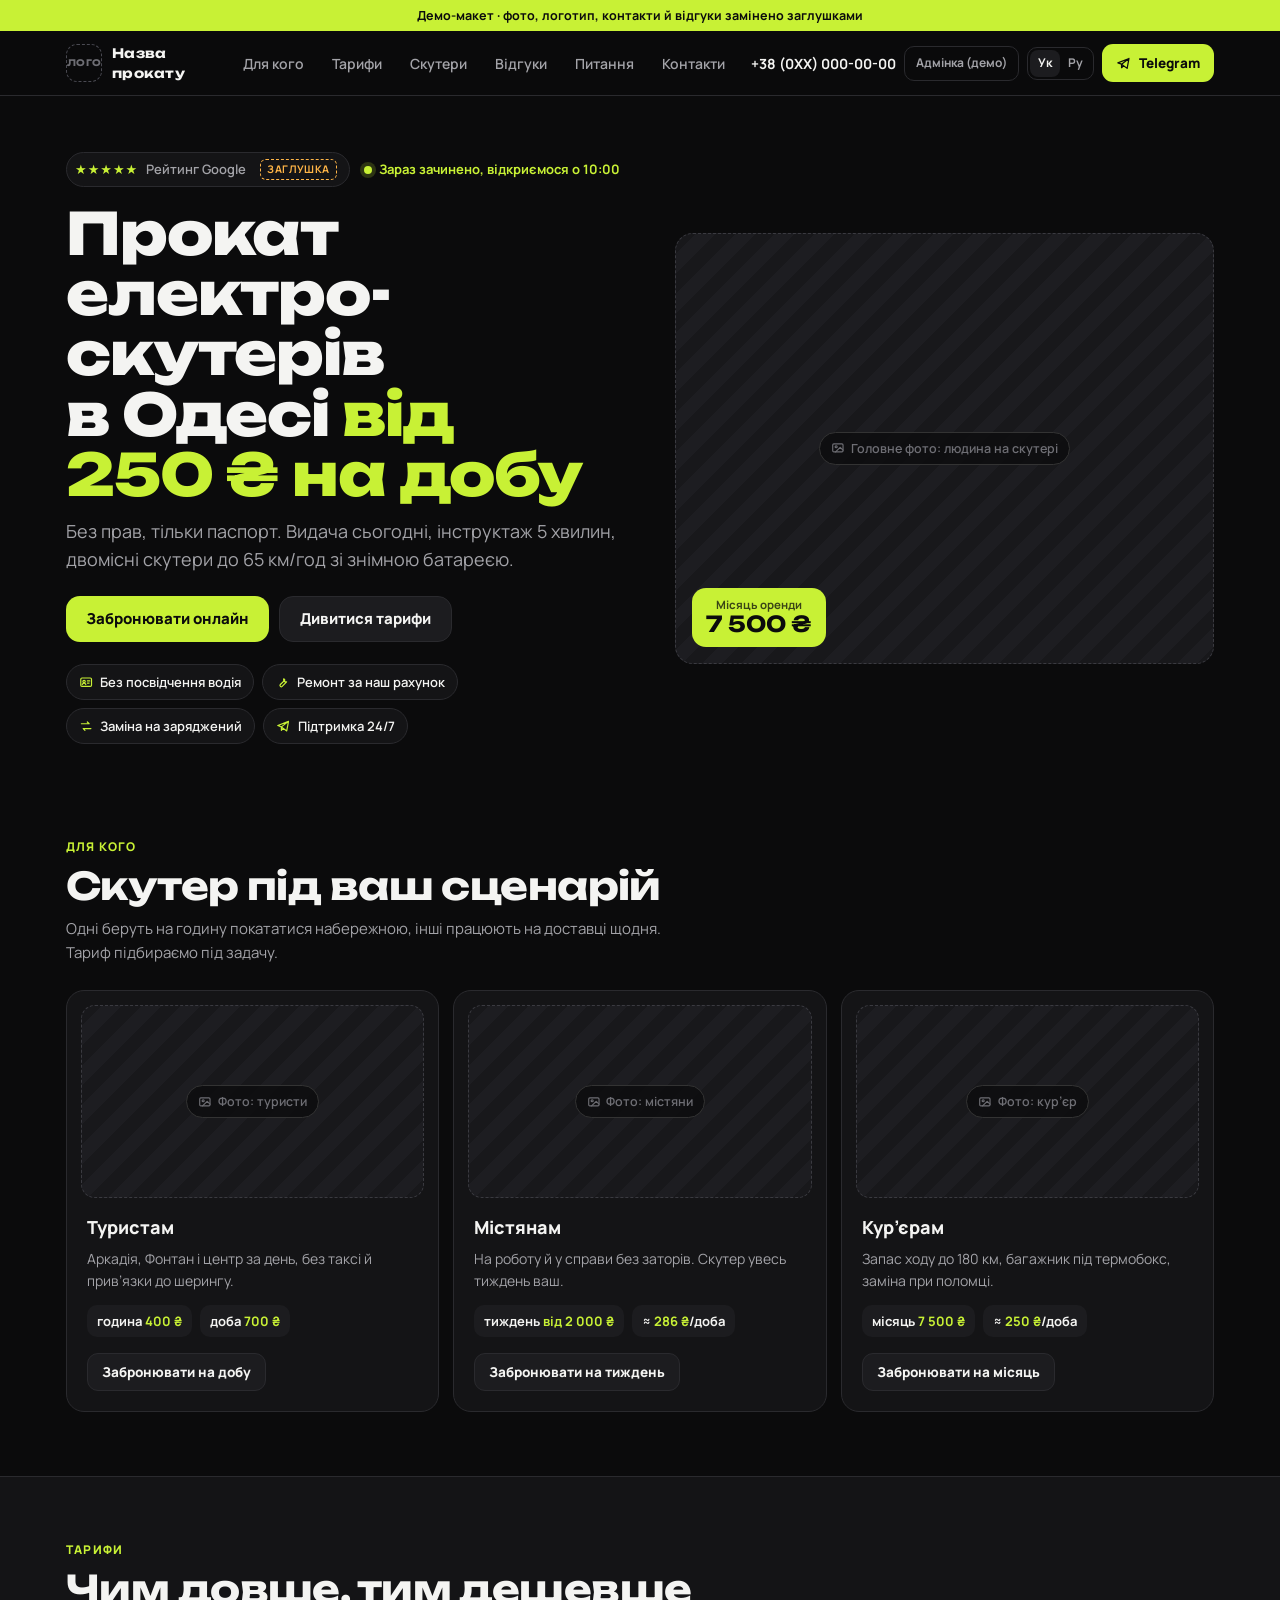
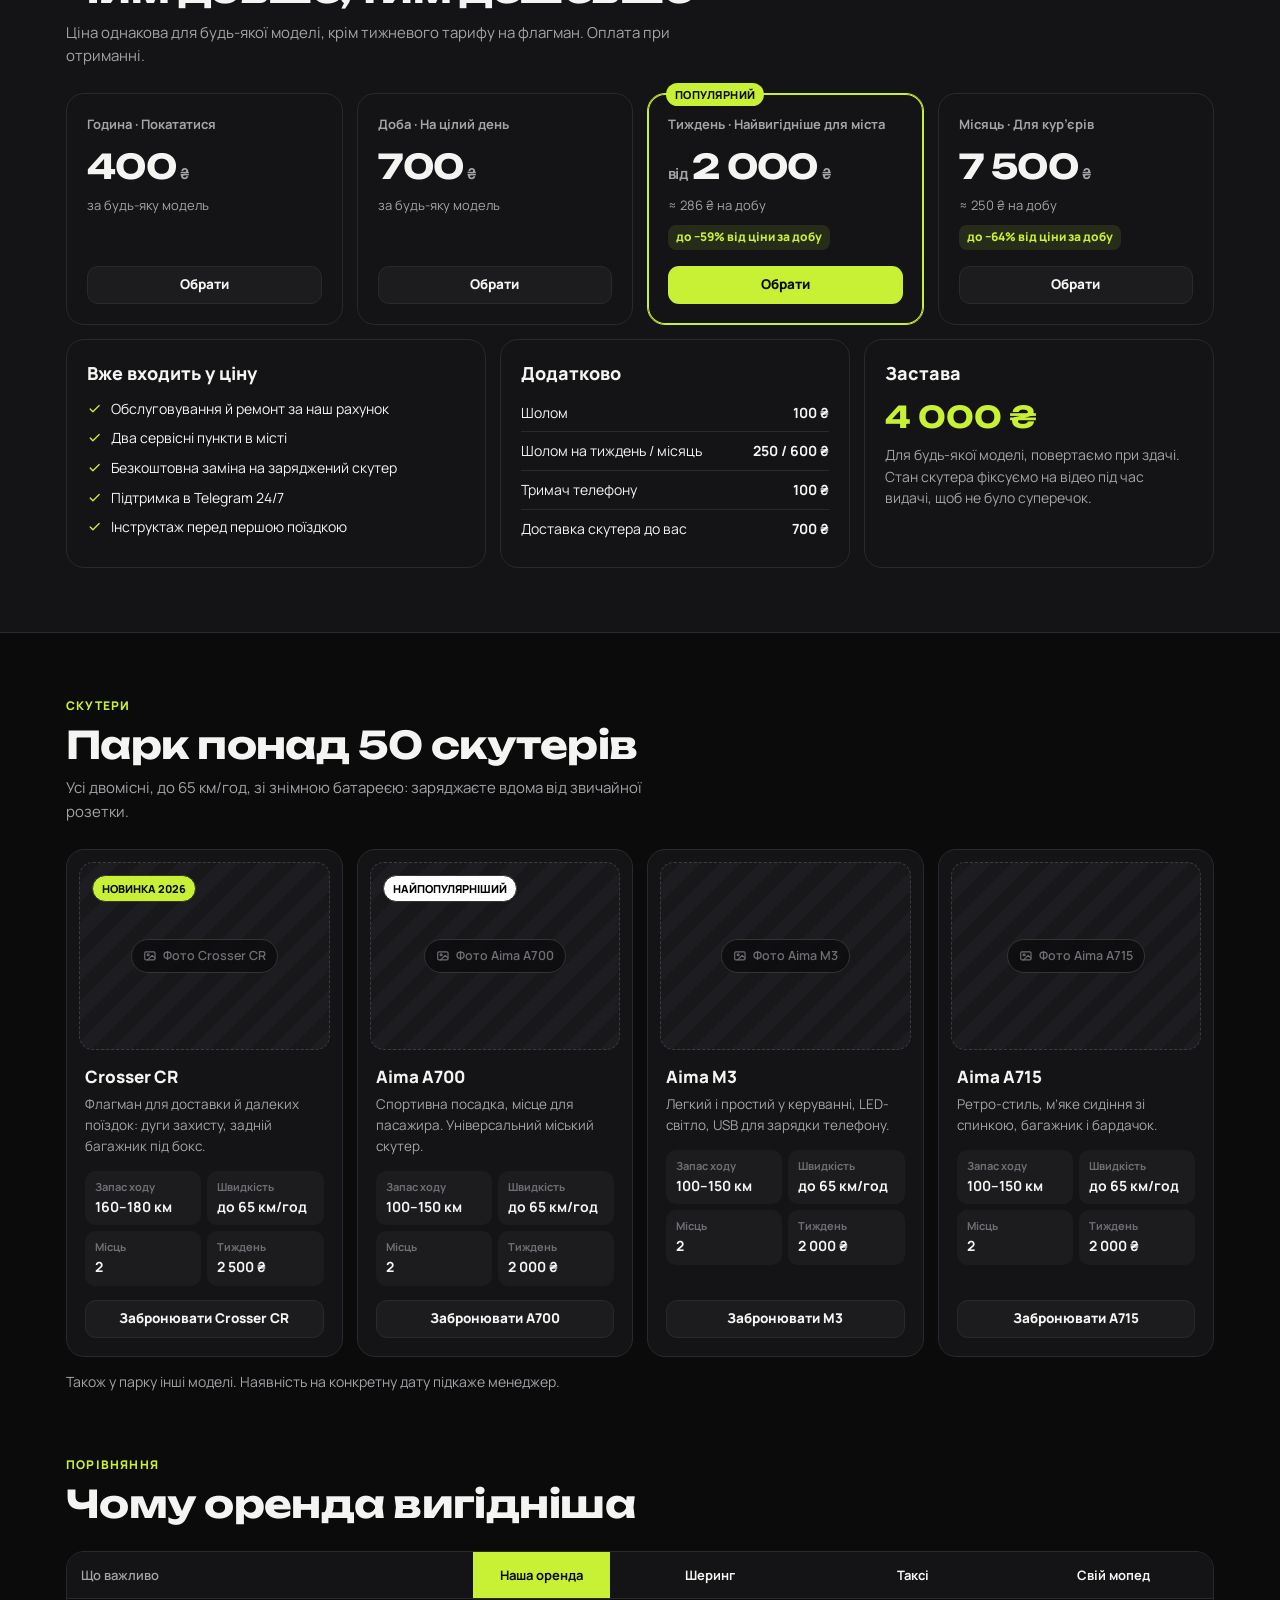
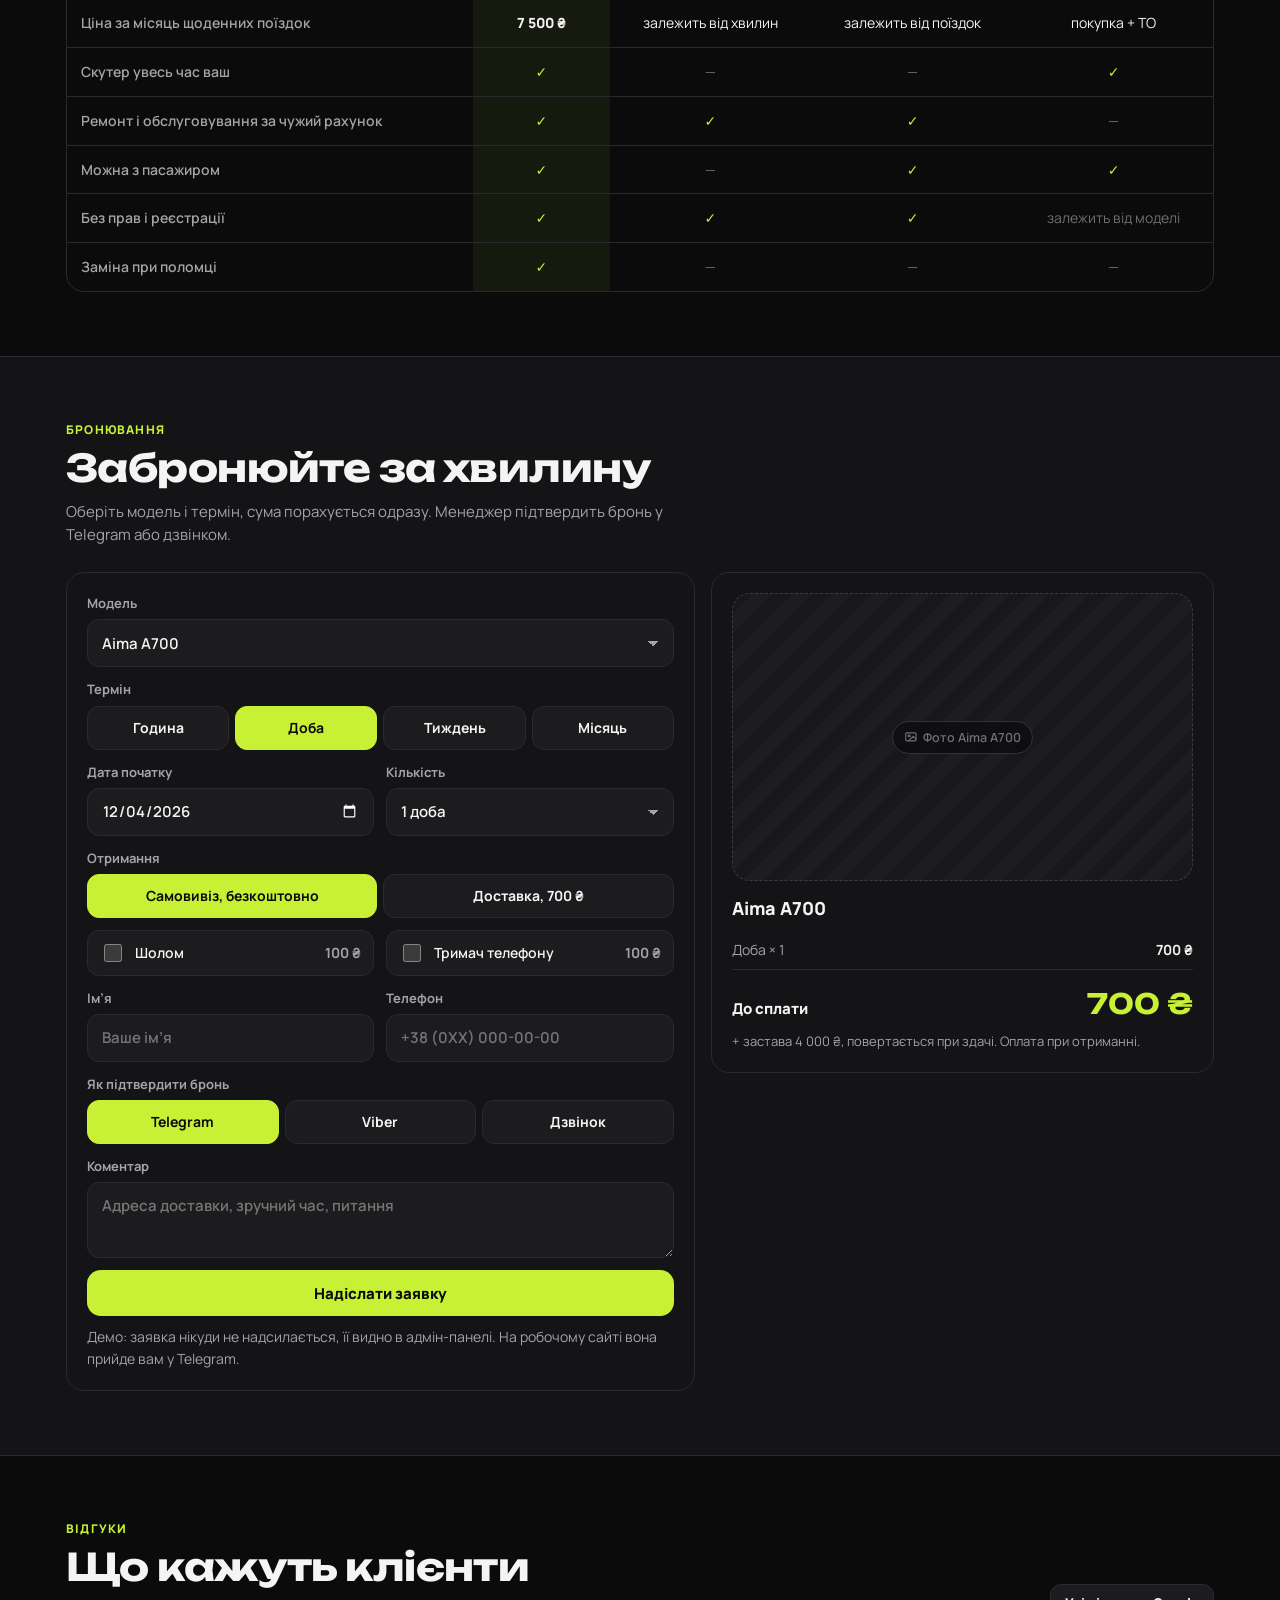
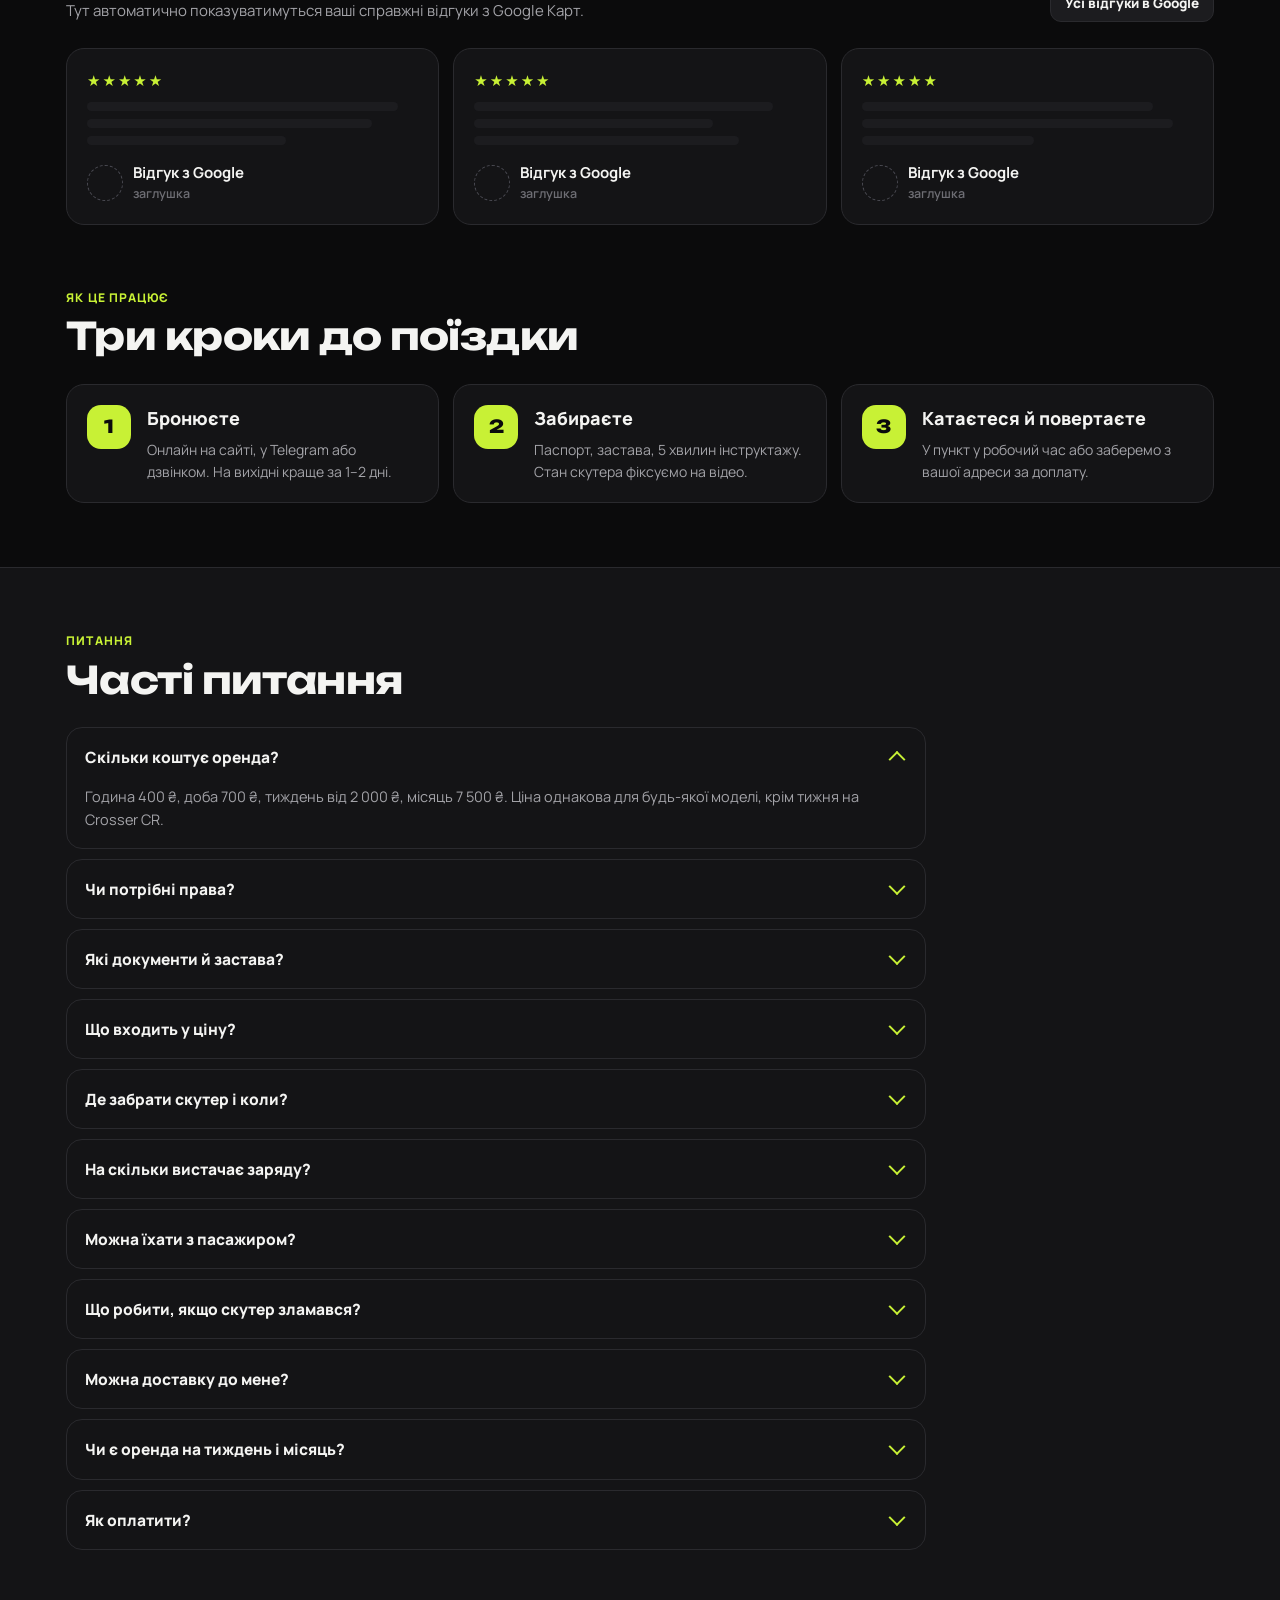
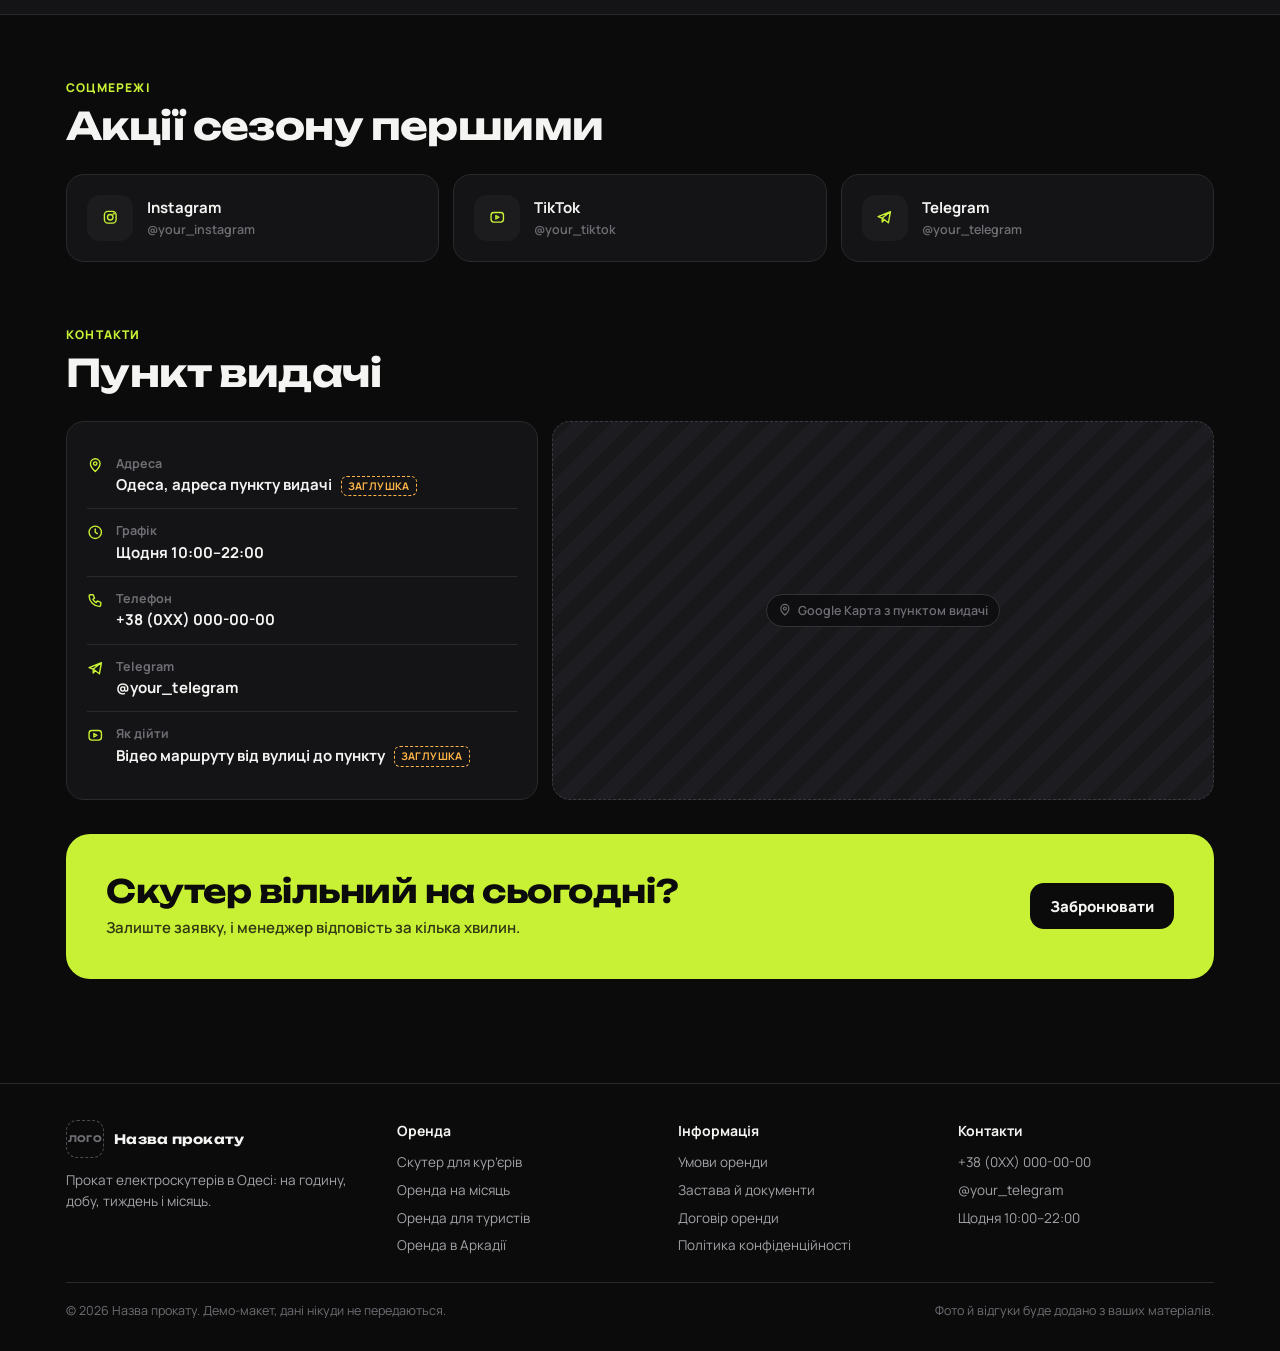
<file: odesa/index.html>
<!doctype html>
<html lang="uk">
<head>
<meta charset="utf-8">
<meta name="viewport" content="width=device-width,initial-scale=1,viewport-fit=cover">
<title>Прокат електроскутерів Одеса</title>
<meta name="theme-color" content="#0b0b0c">
<link rel="preconnect" href="https://fonts.googleapis.com">
<link rel="preconnect" href="https://fonts.gstatic.com" crossorigin>
<link href="https://fonts.googleapis.com/css2?family=Unbounded:wght@500;700;800&family=Manrope:wght@400;500;600;700;800&display=swap" rel="stylesheet">
<style>
:root{
  --bg:#0b0b0c;--bg2:#141416;--bg3:#1c1c1f;--line:#2a2a2e;
  --tx:#f4f4f2;--mut:#a3a3a8;--mut2:#6e6e74;
  --ac:#C8F135;--ac-d:#b3da22;--ac-tx:#0b0b0c;
  --warn:#ffb547;
  --r:18px;
  --fh:'Unbounded',system-ui,sans-serif;--fb:'Manrope',system-ui,-apple-system,'Segoe UI',Arial,sans-serif;
  color-scheme:dark;
}
*{box-sizing:border-box}
html{scroll-behavior:smooth;scroll-padding-top:76px}
body{margin:0;background:var(--bg);color:var(--tx);font:15px/1.55 var(--fb);-webkit-font-smoothing:antialiased;padding-bottom:calc(72px + env(safe-area-inset-bottom,0px))}
@media(min-width:900px){body{padding-bottom:0}}
[hidden]{display:none!important}
a{color:inherit}
button{font:inherit;color:inherit;background:none;border:0;padding:0;cursor:pointer}
h1,h2,h3,p{margin:0}
:focus-visible{outline:2px solid var(--ac);outline-offset:3px;border-radius:6px}
.w{max-width:1180px;margin:0 auto;padding:0 max(16px,env(safe-area-inset-left,0px))}
.ic{width:1.1em;height:1.1em;fill:none;stroke:currentColor;stroke-width:2;stroke-linecap:round;stroke-linejoin:round;flex:none;vertical-align:-.15em}

/* placeholders */
.ph{position:relative;border-radius:var(--r);background:
  repeating-linear-gradient(135deg,#18181b 0 14px,#1d1d21 14px 28px);border:1px dashed #3a3a40;display:grid;place-items:center;color:var(--mut2);font-size:12.5px;font-weight:600;text-align:center;overflow:hidden}
.ph span{display:inline-flex;align-items:center;gap:6px;background:rgba(11,11,12,.75);padding:6px 11px;border-radius:999px;border:1px solid #333}
.tag-ph{display:inline-block;font-size:10.5px;font-weight:700;letter-spacing:.04em;text-transform:uppercase;color:var(--warn);border:1px dashed var(--warn);border-radius:6px;padding:1px 6px;margin-left:6px;vertical-align:middle}

/* demo strip */
.demo-strip{background:var(--ac);color:var(--ac-tx);font-size:12.5px;font-weight:700;text-align:center;padding:6px 12px}

/* header */
.hd{position:sticky;top:0;z-index:50;background:rgba(11,11,12,.86);backdrop-filter:blur(12px);-webkit-backdrop-filter:blur(12px);border-bottom:1px solid var(--line)}
.hd .w{display:flex;align-items:center;gap:14px;height:64px}
.logo{display:flex;align-items:center;gap:10px;font-family:var(--fh);font-weight:700;font-size:13px;letter-spacing:.02em;text-decoration:none}
.logo i{width:38px;height:38px;border-radius:11px;border:1.5px dashed #4a4a52;display:grid;place-items:center;font-style:normal;font-size:9px;color:var(--mut2)}
.nav{display:none;gap:4px;margin-left:12px}
.nav a{white-space:nowrap;text-decoration:none;color:var(--mut);font-weight:600;font-size:14px;padding:8px 12px;border-radius:10px}
.nav a:hover{color:var(--tx);background:var(--bg3)}
.hd-r{margin-left:auto;display:flex;align-items:center;gap:8px}
.tel{display:none;white-space:nowrap;font-weight:700;text-decoration:none;font-size:14px}
.lang{display:flex;border:1px solid var(--line);border-radius:10px;padding:2px}
.lang button{font-size:12px;font-weight:700;padding:4px 8px;border-radius:8px;color:var(--mut)}
.lang .on{background:var(--bg3);color:var(--tx)}
.btn{display:inline-flex;align-items:center;justify-content:center;gap:8px;height:46px;padding:0 20px;border-radius:14px;font-weight:800;font-size:15px;text-decoration:none;white-space:nowrap;transition:background .15s,transform .1s}
.btn:active{transform:scale(.98)}
.btn-ac{background:var(--ac);color:var(--ac-tx)}.btn-ac:hover{background:var(--ac-d)}
.btn-gh{background:var(--bg3);color:var(--tx);border:1px solid var(--line)}.btn-gh:hover{background:#26262a}
.btn-sm{height:38px;padding:0 14px;font-size:13.5px;border-radius:11px}
.adm-link{font-size:12px;font-weight:700;padding:7px 11px;border-radius:10px;border:1px solid var(--line);text-decoration:none;color:var(--mut);white-space:nowrap}
.adm-link:hover{color:var(--tx)}
@media(min-width:1060px){.nav{display:flex}}@media(min-width:1260px){.tel{display:block}}
@media(max-width:560px){.hd .tg-h{display:none}.logo b{display:none}}

/* hero */
.hero{padding:34px 0 20px}
.hero .w{display:grid;gap:26px}
@media(min-width:900px){.hero{padding:56px 0 30px}.hero .w{grid-template-columns:1.05fr 1fr;align-items:center;gap:44px}}
.rate{display:inline-flex;align-items:center;gap:8px;background:var(--bg2);border:1px solid var(--line);border-radius:999px;padding:6px 12px 6px 8px;font-size:13px;font-weight:600;color:var(--mut)}
.rate .st{color:var(--ac);letter-spacing:1px}
.open{display:inline-flex;align-items:center;gap:7px;font-size:13px;font-weight:700;color:var(--ac);margin-left:4px}
.open i{width:8px;height:8px;border-radius:50%;background:var(--ac);box-shadow:0 0 0 4px rgba(200,241,53,.18)}
.hero h1{font-family:var(--fh);font-weight:800;font-size:clamp(30px,6.4vw,58px);line-height:1.04;letter-spacing:-.02em;margin:16px 0 14px}
.hero h1 em{font-style:normal;color:var(--ac)}
.hero p.sub{color:var(--mut);font-size:clamp(15px,2vw,18px);max-width:560px}
.hero .cta{display:flex;gap:10px;flex-wrap:wrap;margin-top:22px}
.chips{display:flex;flex-wrap:wrap;gap:8px;margin-top:22px}
.chip{display:inline-flex;align-items:center;gap:7px;font-size:13px;font-weight:600;padding:7px 12px;border-radius:999px;background:var(--bg2);border:1px solid var(--line)}
.chip .ic{color:var(--ac)}
.hero .ph{aspect-ratio:5/4}
.hero .price-badge{position:absolute;left:16px;bottom:16px;background:var(--ac);color:var(--ac-tx);border-radius:14px;padding:10px 14px;font-weight:800;line-height:1.15}
.hero .price-badge small{display:block;font-weight:700;font-size:11.5px;opacity:.75}
.hero .price-badge b{font-family:var(--fh);font-size:22px}

/* sections */
section.s{padding:44px 0}
@media(min-width:900px){section.s{padding:64px 0}}
.kick{font-size:12px;font-weight:800;letter-spacing:.1em;text-transform:uppercase;color:var(--ac)}
.s h2{font-family:var(--fh);font-weight:700;font-size:clamp(24px,4.2vw,38px);line-height:1.12;letter-spacing:-.015em;margin:8px 0 10px}
.s .lead{color:var(--mut);max-width:640px}
.grid{display:grid;gap:14px;margin-top:26px}
@media(min-width:700px){.g3{grid-template-columns:repeat(3,1fr)}.g2{grid-template-columns:repeat(2,1fr)}.g4{grid-template-columns:repeat(2,1fr)}}
@media(min-width:1000px){.g4{grid-template-columns:repeat(4,1fr)}}
.card{background:var(--bg2);border:1px solid var(--line);border-radius:var(--r);padding:20px}
.card h3{font-size:18px;font-weight:800;margin-bottom:6px}
.card p{color:var(--mut);font-size:14px}

/* audiences */
.aud .ph{aspect-ratio:16/9;margin:-6px -6px 16px;border-radius:14px}
.aud .pr{display:flex;gap:8px;flex-wrap:wrap;margin:14px 0 16px}
.aud .pr span{font-size:13px;font-weight:700;background:var(--bg3);border-radius:10px;padding:6px 10px}
.aud .pr b{color:var(--ac)}
.aud ul{margin:12px 0 0;padding:0;list-style:none;display:grid;gap:6px;font-size:14px;color:var(--tx)}
.aud li{display:flex;gap:8px}.aud li .ic{color:var(--ac);margin-top:3px}

/* tariffs */
.tar{position:relative;display:flex;flex-direction:column}
.tar.hot{border-color:var(--ac);box-shadow:0 0 0 1px var(--ac) inset}
.tar .lbl{position:absolute;top:-11px;left:18px;background:var(--ac);color:var(--ac-tx);font-size:11px;font-weight:800;padding:3px 9px;border-radius:999px;text-transform:uppercase;letter-spacing:.04em}
.tar small{color:var(--mut);font-weight:700;font-size:13px}
.tar .big{font-family:var(--fh);font-size:34px;font-weight:700;margin:6px 0 2px;letter-spacing:-.02em}
.tar .big span{font-family:var(--fb);font-size:15px;color:var(--mut);font-weight:700;margin-left:4px}
.tar .per{font-size:13px;color:var(--mut)}
.tar .save{display:inline-block;margin-top:10px;font-size:12px;font-weight:800;color:var(--ac);background:rgba(200,241,53,.1);border-radius:8px;padding:3px 8px;align-self:flex-start}
.tar .btn{margin-top:auto}
.tar .sp{flex:1;min-height:16px}
.incl{display:grid;gap:14px;margin-top:14px}
@media(min-width:800px){.incl{grid-template-columns:1.2fr 1fr 1fr}}
.incl ul{margin:10px 0 0;padding:0;list-style:none;display:grid;gap:8px;font-size:14px}
.incl li{display:flex;gap:9px}.incl li .ic{color:var(--ac);margin-top:3px}
.incl .row{display:flex;justify-content:space-between;gap:10px;border-bottom:1px solid var(--line);padding:8px 0;font-size:14px}
.incl .row:last-child{border-bottom:0}
.incl .row b{white-space:nowrap}
.dep{font-family:var(--fh);font-size:30px;font-weight:700;color:var(--ac);margin:4px 0}

/* fleet */
.mdl{display:flex;flex-direction:column;padding:12px}
.mdl .ph{aspect-ratio:4/3;margin-bottom:14px;border-radius:14px}
.mdl .badge{position:absolute;top:12px;left:12px;font-size:11px;font-weight:800;padding:4px 9px;border-radius:999px;background:var(--ac);color:var(--ac-tx);text-transform:uppercase}
.mdl .badge.alt{background:#fff;color:#000}
.mdl h3{font-size:17px;margin:0 6px 4px}
.mdl p{margin:0 6px;font-size:13.5px}
.spec{display:grid;grid-template-columns:1fr 1fr;gap:6px;margin:14px 6px}
.spec div{background:var(--bg3);border-radius:10px;padding:7px 10px}
.spec small{display:block;color:var(--mut2);font-size:11px;font-weight:700}
.spec b{font-size:14px}
.mdl .btn{margin:auto 6px 6px}
.note{margin-top:14px;color:var(--mut);font-size:14px}

/* compare */
.tblw{overflow-x:auto;margin-top:26px;border:1px solid var(--line);border-radius:var(--r);-webkit-overflow-scrolling:touch}
table.cmp{width:100%;border-collapse:collapse;min-width:620px;font-size:14px}
.cmp th,.cmp td{padding:13px 14px;border-bottom:1px solid var(--line);text-align:center}
.cmp th:first-child,.cmp td:first-child{text-align:left;color:var(--mut);font-weight:600}
.cmp thead th{background:var(--bg2);font-size:13px}
.cmp th.us{color:var(--ac-tx);background:var(--ac)}
.cmp td.us{background:rgba(200,241,53,.06);font-weight:800}
.cmp tr:last-child td{border-bottom:0}
.y{color:var(--ac);font-weight:800}.n{color:var(--mut2)}

/* booking */
.book{display:grid;gap:16px;margin-top:26px}
@media(min-width:900px){.book{grid-template-columns:1.25fr 1fr;align-items:start}}
.fgrid{display:grid;gap:12px}
@media(min-width:560px){.fgrid{grid-template-columns:1fr 1fr}.fgrid .full{grid-column:1/-1}}
.fld{display:grid;gap:6px;font-size:13px;font-weight:700;color:var(--mut)}
.fld input,.fld select,.fld textarea{width:100%;height:48px;border-radius:12px;border:1px solid var(--line);background:var(--bg3);color:var(--tx);font:600 15px var(--fb);padding:0 14px;appearance:none;-webkit-appearance:none}
.fld select{background-image:linear-gradient(45deg,transparent 50%,var(--mut) 50%),linear-gradient(135deg,var(--mut) 50%,transparent 50%);background-position:calc(100% - 20px) 21px,calc(100% - 15px) 21px;background-size:5px 5px;background-repeat:no-repeat;padding-right:36px}
.fld textarea{height:auto;min-height:76px;padding:12px 14px;resize:vertical}
.fld input:focus,.fld select:focus,.fld textarea:focus{outline:none;border-color:var(--ac)}
.seg{display:flex;gap:6px;flex-wrap:wrap}
.seg label{flex:1;min-width:90px;position:relative}
.seg input{position:absolute;opacity:0;pointer-events:none}
.seg span{display:flex;align-items:center;justify-content:center;height:44px;border-radius:12px;border:1px solid var(--line);background:var(--bg3);font-weight:700;font-size:14px;color:var(--tx);cursor:pointer;padding:0 10px;text-align:center}
.seg input:checked+span{background:var(--ac);color:var(--ac-tx);border-color:var(--ac)}
.seg input:focus-visible+span{outline:2px solid var(--ac);outline-offset:2px}
.chk{display:flex;align-items:center;gap:10px;font-size:14px;font-weight:600;color:var(--tx);cursor:pointer;padding:10px 12px;border:1px solid var(--line);border-radius:12px;background:var(--bg3)}
.chk input{width:18px;height:18px;accent-color:var(--ac)}
.chk em{margin-left:auto;font-style:normal;color:var(--mut);font-weight:700}
.sum{position:sticky;top:84px}
.sum .ph{aspect-ratio:16/10;margin-bottom:14px}
.sum .ln{display:flex;justify-content:space-between;gap:10px;padding:8px 0;border-bottom:1px solid var(--line);font-size:14px}
.sum .ln span{color:var(--mut)}
.sum .tot{display:flex;justify-content:space-between;align-items:baseline;margin-top:12px}
.sum .tot b{font-family:var(--fh);font-size:28px;color:var(--ac)}
.sum .dp{font-size:13px;color:var(--mut);margin-top:6px}
.formnote{font-size:12.5px;color:var(--mut2);margin-top:10px}
.ok-box{text-align:center;padding:34px 20px}
.ok-box .big-ic{width:64px;height:64px;border-radius:50%;background:var(--ac);color:var(--ac-tx);display:grid;place-items:center;margin:0 auto 16px}
.ok-box .big-ic .ic{width:30px;height:30px;stroke-width:2.6}
.ok-box h3{font-family:var(--fh);font-size:22px;margin-bottom:8px}
.ok-box p{color:var(--mut);max-width:440px;margin:0 auto 18px}

/* reviews */
.rev .stars{color:var(--ac);letter-spacing:2px;margin-bottom:10px}
.rev .ln{height:9px;border-radius:5px;background:var(--bg3);margin:8px 0}
.rev .who{display:flex;align-items:center;gap:10px;margin-top:16px}
.rev .av{width:36px;height:36px;border-radius:50%;border:1.5px dashed #4a4a52}
.rev .who small{display:block;color:var(--mut2);font-size:12.5px;font-weight:600}

/* steps */
.step{display:flex;gap:16px;align-items:flex-start}
.step .n{flex:none;width:44px;height:44px;border-radius:14px;background:var(--ac);color:var(--ac-tx);font-family:var(--fh);font-weight:800;display:grid;place-items:center;font-size:18px}

/* faq */
.faq{display:grid;gap:10px;margin-top:26px;max-width:860px}
.faq details{background:var(--bg2);border:1px solid var(--line);border-radius:16px;padding:0 18px}
.faq summary{list-style:none;cursor:pointer;padding:17px 30px 17px 0;font-weight:800;font-size:15.5px;position:relative}
.faq summary::-webkit-details-marker{display:none}
.faq summary::after{content:"";position:absolute;right:4px;top:50%;width:10px;height:10px;border-right:2px solid var(--ac);border-bottom:2px solid var(--ac);transform:translateY(-70%) rotate(45deg);transition:transform .2s}
.faq details[open] summary::after{transform:translateY(-30%) rotate(-135deg)}
.faq details p{color:var(--mut);padding:0 0 17px;font-size:14.5px}

/* social + contacts */
.soc{display:grid;gap:14px;margin-top:26px}
@media(min-width:700px){.soc{grid-template-columns:repeat(3,1fr)}}
.soc a{display:flex;align-items:center;gap:14px;text-decoration:none}
.soc .sq{width:46px;height:46px;border-radius:13px;background:var(--bg3);display:grid;place-items:center;color:var(--ac);flex:none}
.soc small{display:block;color:var(--mut2);font-weight:600}
.cont{display:grid;gap:14px;margin-top:26px}
@media(min-width:900px){.cont{grid-template-columns:1fr 1.4fr}}
.cont .ph{min-height:300px}
.cont .rowc{display:flex;gap:12px;padding:12px 0;border-bottom:1px solid var(--line)}
.cont .rowc:last-child{border-bottom:0}
.cont .rowc .ic{color:var(--ac);margin-top:3px}
.cont .rowc small{display:block;color:var(--mut2);font-size:12.5px;font-weight:700}
.final{background:var(--ac);color:var(--ac-tx);border-radius:24px;padding:30px 22px;display:grid;gap:18px;align-items:center}
@media(min-width:800px){.final{grid-template-columns:1fr auto;padding:40px}}
.final h2{color:var(--ac-tx);margin:0}
.final p{font-weight:600;opacity:.8;margin-top:6px}
.final .btn-dk{background:var(--bg);color:var(--tx)}

/* footer */
.ft{border-top:1px solid var(--line);margin-top:40px;padding:36px 0 30px;color:var(--mut);font-size:13.5px}
.ft .cols{display:grid;gap:24px}
@media(min-width:800px){.ft .cols{grid-template-columns:1.2fr 1fr 1fr 1fr}}
.ft h4{color:var(--tx);margin:0 0 10px;font-size:14px}
.ft ul{list-style:none;margin:0;padding:0;display:grid;gap:7px}
.ft button{color:var(--mut);text-align:left}.ft button:hover{color:var(--tx)}
.ft .copy{margin-top:26px;padding-top:18px;border-top:1px solid var(--line);display:flex;justify-content:space-between;gap:10px;flex-wrap:wrap;font-size:12.5px;color:var(--mut2)}

/* mobile bar */
.mbar{position:fixed;left:0;right:0;bottom:0;z-index:60;display:grid;grid-template-columns:1fr 1fr 1.4fr;gap:8px;padding:10px max(12px,env(safe-area-inset-left,0px)) calc(10px + env(safe-area-inset-bottom,0px));background:rgba(11,11,12,.94);backdrop-filter:blur(10px);-webkit-backdrop-filter:blur(10px);border-top:1px solid var(--line)}
.mbar .btn{height:46px;padding:0 8px;font-size:14px}
@media(min-width:900px){.mbar{display:none}}

.toast{position:fixed;left:50%;bottom:calc(88px + env(safe-area-inset-bottom,0px));transform:translateX(-50%);z-index:2000;background:#fff;color:#111;font-weight:700;font-size:14px;padding:12px 18px;border-radius:14px;box-shadow:0 10px 30px rgba(0,0,0,.4);max-width:calc(100vw - 32px);text-align:center}
@media(min-width:900px){.toast{bottom:28px}}
</style>
</head>
<body>
<svg width="0" height="0" style="position:absolute" aria-hidden="true">
  <symbol id="i-check" viewBox="0 0 24 24"><path d="M5 12.5l4.2 4.2L19 7"/></symbol>
  <symbol id="i-phone" viewBox="0 0 24 24"><path d="M5 4h4l2 5-2.5 1.5a11 11 0 0 0 5 5L15 13l5 2v4a2 2 0 0 1-2 2A16 16 0 0 1 3 6a2 2 0 0 1 2-2z"/></symbol>
  <symbol id="i-tg" viewBox="0 0 24 24"><path d="M21 4L3 11l6 2.2M21 4l-3 16-9-6.8M21 4L9 13.2V19l3-3.3"/></symbol>
  <symbol id="i-pin" viewBox="0 0 24 24"><path d="M12 21s-7-6.2-7-11.5a7 7 0 0 1 14 0C19 14.8 12 21 12 21z"/><circle cx="12" cy="9.5" r="2.5"/></symbol>
  <symbol id="i-clock" viewBox="0 0 24 24"><circle cx="12" cy="12" r="9"/><path d="M12 7v5l3 2"/></symbol>
  <symbol id="i-img" viewBox="0 0 24 24"><rect x="3" y="5" width="18" height="14" rx="2"/><circle cx="9" cy="10" r="1.8"/><path d="M21 16l-5-5-8 8"/></symbol>
  <symbol id="i-ig" viewBox="0 0 24 24"><rect x="3.5" y="3.5" width="17" height="17" rx="5"/><circle cx="12" cy="12" r="4"/><circle cx="17.2" cy="6.8" r=".6"/></symbol>
  <symbol id="i-play" viewBox="0 0 24 24"><rect x="3" y="5" width="18" height="14" rx="4"/><path d="M10 9.5v5l4.5-2.5z"/></symbol>
  <symbol id="i-bolt" viewBox="0 0 24 24"><path d="M13 3L5.5 13.5H11L10 21l8-11h-5.5z"/></symbol>
  <symbol id="i-id" viewBox="0 0 24 24"><rect x="3" y="5" width="18" height="14" rx="2"/><circle cx="8.5" cy="11" r="2"/><path d="M5.5 16c.6-1.6 1.7-2.4 3-2.4s2.4.8 3 2.4M14 10h4M14 13.5h3"/></symbol>
  <symbol id="i-wrench" viewBox="0 0 24 24"><path d="M14.5 6.5a4 4 0 0 0 5 5L12 19a2.1 2.1 0 0 1-3-3l7.5-7.5a4 4 0 0 0-2-2z"/></symbol>
  <symbol id="i-swap" viewBox="0 0 24 24"><path d="M4 8h13l-3-3M20 16H7l3 3"/></symbol>
</svg>

<div class="demo-strip">Демо-макет · фото, логотип, контакти й відгуки замінено заглушками</div>

<header class="hd">
  <div class="w">
    <a class="logo" href="#top" aria-label="На початок"><i>ЛОГО</i><b>Назва прокату</b></a>
    <nav class="nav" aria-label="Розділи">
      <a href="#aud">Для кого</a><a href="#tariffs">Тарифи</a><a href="#fleet">Скутери</a><a href="#reviews">Відгуки</a><a href="#faq">Питання</a><a href="#contacts">Контакти</a>
    </nav>
    <div class="hd-r">
      <a class="tel" href="#contacts">+38 (0XX) 000-00-00</a>
      <a href="#admin" class="adm-link" data-adm>Адмінка (демо)</a>
      <div class="lang" role="group" aria-label="Мова"><button class="on" aria-pressed="true">Ук</button><button data-stub="Російська версія буде в повному сайті">Ру</button></div>
      <button class="btn btn-ac btn-sm tg-h" data-stub="Тут відкриється ваш Telegram"><svg class="ic" aria-hidden="true"><use href="#i-tg"/></svg>Telegram</button>
    </div>
  </div>
</header>

<main id="top">
<section class="hero">
  <div class="w">
    <div>
      <div style="display:flex;align-items:center;gap:10px;flex-wrap:wrap">
        <span class="rate"><span class="st">★★★★★</span>Рейтинг Google<span class="tag-ph">заглушка</span></span>
        <span class="open"><i></i><span id="openTxt">Працюємо сьогодні до 22:00</span></span>
      </div>
      <h1>Прокат електро&shy;скутерів в&nbsp;Одесі <em>від 250&nbsp;₴ на&nbsp;добу</em></h1>
      <p class="sub">Без прав, тільки паспорт. Видача сьогодні, інструктаж 5 хвилин, двомісні скутери до 65 км/год зі знімною батареєю.</p>
      <div class="cta">
        <a class="btn btn-ac" href="#book">Забронювати онлайн</a>
        <a class="btn btn-gh" href="#tariffs">Дивитися тарифи</a>
      </div>
      <div class="chips">
        <span class="chip"><svg class="ic" aria-hidden="true"><use href="#i-id"/></svg>Без посвідчення водія</span>
        <span class="chip"><svg class="ic" aria-hidden="true"><use href="#i-wrench"/></svg>Ремонт за наш рахунок</span>
        <span class="chip"><svg class="ic" aria-hidden="true"><use href="#i-swap"/></svg>Заміна на заряджений</span>
        <span class="chip"><svg class="ic" aria-hidden="true"><use href="#i-tg"/></svg>Підтримка 24/7</span>
      </div>
    </div>
    <div class="ph"><span><svg class="ic" aria-hidden="true"><use href="#i-img"/></svg>Головне фото: людина на скутері</span>
      <div class="price-badge"><small>Місяць оренди</small><b>7 500 ₴</b></div>
    </div>
  </div>
</section>

<section class="s" id="aud">
  <div class="w">
    <div class="kick">Для кого</div>
    <h2>Скутер під ваш сценарій</h2>
    <p class="lead">Одні беруть на годину покататися набережною, інші працюють на доставці щодня. Тариф підбираємо під задачу.</p>
    <div class="grid g3">
      <article class="card aud"><div class="ph"><span><svg class="ic" aria-hidden="true"><use href="#i-img"/></svg>Фото: туристи</span></div>
        <h3>Туристам</h3><p>Аркадія, Фонтан і центр за день, без таксі й прив’язки до шерингу.</p>
        <div class="pr"><span>година <b>400 ₴</b></span><span>доба <b>700 ₴</b></span></div>
        <a class="btn btn-gh btn-sm" href="#book" data-pick="d1">Забронювати на добу</a></article>
      <article class="card aud"><div class="ph"><span><svg class="ic" aria-hidden="true"><use href="#i-img"/></svg>Фото: містяни</span></div>
        <h3>Містянам</h3><p>На роботу й у справи без заторів. Скутер увесь тиждень ваш.</p>
        <div class="pr"><span>тиждень <b>від 2 000 ₴</b></span><span>≈ <b>286 ₴</b>/доба</span></div>
        <a class="btn btn-gh btn-sm" href="#book" data-pick="w1">Забронювати на тиждень</a></article>
      <article class="card aud"><div class="ph"><span><svg class="ic" aria-hidden="true"><use href="#i-img"/></svg>Фото: кур’єр</span></div>
        <h3>Кур’єрам</h3><p>Запас ходу до 180 км, багажник під термобокс, заміна при поломці.</p>
        <div class="pr"><span>місяць <b>7 500 ₴</b></span><span>≈ <b>250 ₴</b>/доба</span></div>
        <a class="btn btn-gh btn-sm" href="#book" data-pick="m1" data-model="cr">Забронювати на місяць</a></article>
    </div>
  </div>
</section>

<section class="s" id="tariffs" style="background:var(--bg2);border-block:1px solid var(--line)">
  <div class="w">
    <div class="kick">Тарифи</div>
    <h2>Чим довше, тим дешевше</h2>
    <p class="lead">Ціна однакова для будь-якої моделі, крім тижневого тарифу на флагман. Оплата при отриманні.</p>
    <div class="grid g4" id="tarGrid"></div>
    <div class="incl">
      <div class="card"><h3>Вже входить у ціну</h3><ul>
        <li><svg class="ic" aria-hidden="true"><use href="#i-check"/></svg>Обслуговування й ремонт за наш рахунок</li>
        <li><svg class="ic" aria-hidden="true"><use href="#i-check"/></svg>Два сервісні пункти в місті</li>
        <li><svg class="ic" aria-hidden="true"><use href="#i-check"/></svg>Безкоштовна заміна на заряджений скутер</li>
        <li><svg class="ic" aria-hidden="true"><use href="#i-check"/></svg>Підтримка в Telegram 24/7</li>
        <li><svg class="ic" aria-hidden="true"><use href="#i-check"/></svg>Інструктаж перед першою поїздкою</li></ul></div>
      <div class="card"><h3>Додатково</h3>
        <div class="row"><span>Шолом</span><b>100 ₴</b></div>
        <div class="row"><span>Шолом на тиждень / місяць</span><b>250 / 600 ₴</b></div>
        <div class="row"><span>Тримач телефону</span><b>100 ₴</b></div>
        <div class="row"><span>Доставка скутера до вас</span><b>700 ₴</b></div></div>
      <div class="card"><h3>Застава</h3><div class="dep">4 000 ₴</div><p>Для будь-якої моделі, повертаємо при здачі. Стан скутера фіксуємо на відео під час видачі, щоб не було суперечок.</p></div>
    </div>
  </div>
</section>

<section class="s" id="fleet">
  <div class="w">
    <div class="kick">Скутери</div>
    <h2>Парк понад 50 скутерів</h2>
    <p class="lead">Усі двомісні, до 65 км/год, зі знімною батареєю: заряджаєте вдома від звичайної розетки.</p>
    <div class="grid g4" id="fleetGrid"></div>
    <p class="note">Також у парку інші моделі. Наявність на конкретну дату підкаже менеджер.</p>
  </div>
</section>

<section class="s" style="padding-top:0">
  <div class="w">
    <div class="kick">Порівняння</div>
    <h2>Чому оренда вигідніша</h2>
    <div class="tblw"><table class="cmp">
      <thead><tr><th>Що важливо</th><th class="us">Наша оренда</th><th>Шеринг</th><th>Таксі</th><th>Свій мопед</th></tr></thead>
      <tbody>
        <tr><td>Ціна за місяць щоденних поїздок</td><td class="us">7 500 ₴</td><td>залежить від хвилин</td><td>залежить від поїздок</td><td>покупка + ТО</td></tr>
        <tr><td>Скутер увесь час ваш</td><td class="us y">✓</td><td class="n">—</td><td class="n">—</td><td class="y">✓</td></tr>
        <tr><td>Ремонт і обслуговування за чужий рахунок</td><td class="us y">✓</td><td class="y">✓</td><td class="y">✓</td><td class="n">—</td></tr>
        <tr><td>Можна з пасажиром</td><td class="us y">✓</td><td class="n">—</td><td class="y">✓</td><td class="y">✓</td></tr>
        <tr><td>Без прав і реєстрації</td><td class="us y">✓</td><td class="y">✓</td><td class="y">✓</td><td class="n">залежить від моделі</td></tr>
        <tr><td>Заміна при поломці</td><td class="us y">✓</td><td class="n">—</td><td class="n">—</td><td class="n">—</td></tr>
      </tbody></table></div>
  </div>
</section>

<section class="s" id="book" style="background:var(--bg2);border-block:1px solid var(--line)">
  <div class="w">
    <div class="kick">Бронювання</div>
    <h2>Забронюйте за хвилину</h2>
    <p class="lead">Оберіть модель і термін, сума порахується одразу. Менеджер підтвердить бронь у Telegram або дзвінком.</p>
    <div class="book">
      <form class="card" id="bform" novalidate>
        <div class="fgrid">
          <label class="fld full" for="b-model">Модель<select id="b-model"></select></label>
          <div class="fld full"><span>Термін</span><div class="seg" id="b-dur"></div></div>
          <label class="fld" for="b-date">Дата початку<input id="b-date" type="date" required></label>
          <label class="fld" for="b-qty" id="qtyWrap">Кількість<select id="b-qty"></select></label>
          <div class="fld full"><span>Отримання</span><div class="seg">
            <label><input type="radio" name="del" value="0" checked><span>Самовивіз, безкоштовно</span></label>
            <label><input type="radio" name="del" value="700"><span>Доставка, 700 ₴</span></label></div></div>
          <label class="chk"><input type="checkbox" id="b-helmet">Шолом<em id="helmetPr">100 ₴</em></label>
          <label class="chk"><input type="checkbox" id="b-holder">Тримач телефону<em>100 ₴</em></label>
          <label class="fld" for="b-name">Ім’я<input id="b-name" required autocomplete="name" placeholder="Ваше ім’я"></label>
          <label class="fld" for="b-phone">Телефон<input id="b-phone" type="tel" required autocomplete="tel" inputmode="tel" placeholder="+38 (0XX) 000-00-00"></label>
          <div class="fld full"><span>Як підтвердити бронь</span><div class="seg">
            <label><input type="radio" name="via" value="Telegram" checked><span>Telegram</span></label>
            <label><input type="radio" name="via" value="Viber"><span>Viber</span></label>
            <label><input type="radio" name="via" value="Дзвінок"><span>Дзвінок</span></label></div></div>
          <label class="fld full" for="b-note">Коментар<textarea id="b-note" placeholder="Адреса доставки, зручний час, питання"></textarea></label>
          <button class="btn btn-ac full" type="submit">Надіслати заявку</button>
        </div>
        <p class="formnote">Демо: заявка нікуди не надсилається, її видно в адмін-панелі. На робочому сайті вона прийде вам у Telegram.</p>
      </form>
      <aside class="card sum" id="sumBox" aria-live="polite">
        <div class="ph" id="sumPh"><span><svg class="ic" aria-hidden="true"><use href="#i-img"/></svg>Фото моделі</span></div>
        <h3 id="sumName" style="font-size:18px;margin-bottom:8px"></h3>
        <div id="sumLines"></div>
        <div class="tot"><span style="font-weight:800">До сплати</span><b id="sumTot"></b></div>
        <p class="dp">+ застава 4 000 ₴, повертається при здачі. Оплата при отриманні.</p>
      </aside>
    </div>
  </div>
</section>

<section class="s" id="reviews">
  <div class="w">
    <div style="display:flex;justify-content:space-between;align-items:flex-end;gap:14px;flex-wrap:wrap">
      <div><div class="kick">Відгуки</div><h2>Що кажуть клієнти</h2><p class="lead">Тут автоматично показуватимуться ваші справжні відгуки з Google Карт.</p></div>
      <button class="btn btn-gh btn-sm" data-stub="Відкриються всі відгуки на Google Картах">Усі відгуки в Google</button>
    </div>
    <div class="grid g3">
      <div class="card rev"><div class="stars">★★★★★</div><div class="ln" style="width:94%"></div><div class="ln" style="width:86%"></div><div class="ln" style="width:60%"></div><div class="who"><div class="av"></div><div><b>Відгук з Google</b><small>заглушка</small></div></div></div>
      <div class="card rev"><div class="stars">★★★★★</div><div class="ln" style="width:90%"></div><div class="ln" style="width:72%"></div><div class="ln" style="width:80%"></div><div class="who"><div class="av"></div><div><b>Відгук з Google</b><small>заглушка</small></div></div></div>
      <div class="card rev"><div class="stars">★★★★★</div><div class="ln" style="width:88%"></div><div class="ln" style="width:94%"></div><div class="ln" style="width:52%"></div><div class="who"><div class="av"></div><div><b>Відгук з Google</b><small>заглушка</small></div></div></div>
    </div>
  </div>
</section>

<section class="s" style="padding-top:0">
  <div class="w">
    <div class="kick">Як це працює</div>
    <h2>Три кроки до поїздки</h2>
    <div class="grid g3">
      <div class="card step"><div class="n">1</div><div><h3>Бронюєте</h3><p>Онлайн на сайті, у Telegram або дзвінком. На вихідні краще за 1–2 дні.</p></div></div>
      <div class="card step"><div class="n">2</div><div><h3>Забираєте</h3><p>Паспорт, застава, 5 хвилин інструктажу. Стан скутера фіксуємо на відео.</p></div></div>
      <div class="card step"><div class="n">3</div><div><h3>Катаєтеся й повертаєте</h3><p>У пункт у робочий час або заберемо з вашої адреси за доплату.</p></div></div>
    </div>
  </div>
</section>

<section class="s" id="faq" style="background:var(--bg2);border-block:1px solid var(--line)">
  <div class="w">
    <div class="kick">Питання</div>
    <h2>Часті питання</h2>
    <div class="faq" id="faqList"></div>
  </div>
</section>

<section class="s">
  <div class="w">
    <div class="kick">Соцмережі</div>
    <h2>Акції сезону першими</h2>
    <div class="soc">
      <a class="card" href="#" data-stub="Тут буде ваш Instagram"><span class="sq"><svg class="ic" aria-hidden="true"><use href="#i-ig"/></svg></span><span><b>Instagram</b><small>@your_instagram</small></span></a>
      <a class="card" href="#" data-stub="Тут буде ваш TikTok"><span class="sq"><svg class="ic" aria-hidden="true"><use href="#i-play"/></svg></span><span><b>TikTok</b><small>@your_tiktok</small></span></a>
      <a class="card" href="#" data-stub="Тут буде ваш Telegram"><span class="sq"><svg class="ic" aria-hidden="true"><use href="#i-tg"/></svg></span><span><b>Telegram</b><small>@your_telegram</small></span></a>
    </div>
  </div>
</section>

<section class="s" id="contacts" style="padding-top:0">
  <div class="w">
    <div class="kick">Контакти</div>
    <h2>Пункт видачі</h2>
    <div class="cont">
      <div class="card">
        <div class="rowc"><svg class="ic" aria-hidden="true"><use href="#i-pin"/></svg><div><small>Адреса</small><b>Одеса, адреса пункту видачі</b> <span class="tag-ph">заглушка</span></div></div>
        <div class="rowc"><svg class="ic" aria-hidden="true"><use href="#i-clock"/></svg><div><small>Графік</small><b>Щодня 10:00–22:00</b></div></div>
        <div class="rowc"><svg class="ic" aria-hidden="true"><use href="#i-phone"/></svg><div><small>Телефон</small><b>+38 (0XX) 000-00-00</b></div></div>
        <div class="rowc"><svg class="ic" aria-hidden="true"><use href="#i-tg"/></svg><div><small>Telegram</small><b>@your_telegram</b></div></div>
        <div class="rowc"><svg class="ic" aria-hidden="true"><use href="#i-play"/></svg><div><small>Як дійти</small><b>Відео маршруту від вулиці до пункту</b> <span class="tag-ph">заглушка</span></div></div>
      </div>
      <div class="ph"><span><svg class="ic" aria-hidden="true"><use href="#i-pin"/></svg>Google Карта з пунктом видачі</span></div>
    </div>
    <div class="final" style="margin-top:34px">
      <div><h2 style="font-family:var(--fh);font-size:clamp(22px,3.6vw,32px)">Скутер вільний на сьогодні?</h2><p>Залиште заявку, і менеджер відповість за кілька хвилин.</p></div>
      <a class="btn btn-dk" href="#book">Забронювати</a>
    </div>
  </div>
</section>
</main>

<footer class="ft">
  <div class="w">
    <div class="cols">
      <div><a class="logo" href="#top"><i>ЛОГО</i><b style="color:var(--tx)">Назва прокату</b></a><p style="margin-top:12px">Прокат електроскутерів в Одесі: на годину, добу, тиждень і місяць.</p></div>
      <div><h4>Оренда</h4><ul><li><button data-stub="Сторінка для кур’єрів буде в повному сайті">Скутер для кур’єрів</button></li><li><button data-stub="Сторінка буде в повному сайті">Оренда на місяць</button></li><li><button data-stub="Сторінка буде в повному сайті">Оренда для туристів</button></li><li><button data-stub="Сторінка буде в повному сайті">Оренда в Аркадії</button></li></ul></div>
      <div><h4>Інформація</h4><ul><li><button data-stub="Сторінка буде в повному сайті">Умови оренди</button></li><li><button data-stub="Сторінка буде в повному сайті">Застава й документи</button></li><li><button data-stub="Сторінка буде в повному сайті">Договір оренди</button></li><li><button data-stub="Сторінка буде в повному сайті">Політика конфіденційності</button></li></ul></div>
      <div><h4>Контакти</h4><ul><li>+38 (0XX) 000-00-00</li><li>@your_telegram</li><li>Щодня 10:00–22:00</li></ul></div>
    </div>
    <div class="copy"><span>© 2026 Назва прокату. Демо-макет, дані нікуди не передаються.</span><span>Фото й відгуки буде додано з ваших матеріалів.</span></div>
  </div>
</footer>

<div class="mbar">
  <a class="btn btn-gh" href="#contacts"><svg class="ic" aria-hidden="true"><use href="#i-phone"/></svg>Дзвінок</a>
  <button class="btn btn-gh" data-stub="Тут відкриється ваш Telegram"><svg class="ic" aria-hidden="true"><use href="#i-tg"/></svg>Telegram</button>
  <a class="btn btn-ac" href="#book">Забронювати</a>
</div>

<div id="toast" class="toast" role="status" aria-live="polite" hidden><span id="toastText"></span></div>

<script>
(function(){
  var M = window.__P = [
    {id:'cr',cat:'city',name:'Crosser CR',short:'Crosser CR',badge:'Новинка 2026',alt:false,range:'160–180 км',bat:'4,5 кВт·год',h:400,d:700,w:2500,desc:'Флагман для доставки й далеких поїздок: дуги захисту, задній багажник під бокс.'},
    {id:'a700',cat:'city',name:'Aima A700',short:'A700',badge:'Найпопулярніший',alt:true,range:'100–150 км',bat:'знімна',h:400,d:700,w:2000,desc:'Спортивна посадка, місце для пасажира. Універсальний міський скутер.'},
    {id:'m3',cat:'city',name:'Aima M3',short:'M3',badge:'',range:'100–150 км',bat:'знімна',h:400,d:700,w:2000,desc:'Легкий і простий у керуванні, LED-світло, USB для зарядки телефону.'},
    {id:'a715',cat:'city',name:'Aima A715',short:'A715',badge:'',range:'100–150 км',bat:'знімна',h:400,d:700,w:2000,desc:'Ретро-стиль, м’яке сидіння зі спинкою, багажник і бардачок.'}
  ];
  var DUR = [['h1','Година',['година','години','годин']],['d1','Доба',['доба','доби','діб']],['w1','Тиждень',['тиждень','тижні','тижнів']],['m1','Місяць',['місяць','місяці','місяців']]];
  function pl(n,f){var a=n%10,b=n%100;return f[(a===1&&b!==11)?0:(a>=2&&a<=4&&(b<12||b>14))?1:2];}
  var MONTH = 7500;
  window.__L = [
    [1184,'new','Ігор','+380 67 000 00 01','Самовивіз','A700 · 1 доба','700','Сьогодні 12:40'],
    [1183,'work','Марина','+380 50 000 00 02','Доставка, Аркадія','A715 · 3 години','1900','Сьогодні 11:15'],
    [1182,'ship','Кур’єр Олег','+380 93 000 00 03','Самовивіз','Crosser CR · Місяць','7500','Сьогодні 09:30'],
    [1181,'done','Анна','+380 63 000 00 04','Самовивіз','M3 · 1 доба','800','Вчора 19:10'],
    [1180,'done','Дмитро','+380 66 000 00 05','Доставка, Фонтан','A700 · Тиждень','2700','Вчора 10:20'],
    [1179,'cancel','Сергій','+380 97 000 00 06','Самовивіз','M3 · 1 година','400','16 жовт.']
  ];
  var FAQ = [
    ['Скільки коштує оренда?','Година 400 ₴, доба 700 ₴, тиждень від 2 000 ₴, місяць 7 500 ₴. Ціна однакова для будь-якої моделі, крім тижня на Crosser CR.'],
    ['Чи потрібні права?','Ні, посвідчення водія не потрібне. Достатньо паспорта, підходить і закордонний.'],
    ['Які документи й застава?','Паспорт і застава 4 000 ₴ для будь-якої моделі. Заставу повертаємо при здачі скутера.'],
    ['Що входить у ціну?','Обслуговування й ремонт, заміна на заряджений скутер, підтримка в Telegram 24/7 та інструктаж перед першою поїздкою.'],
    ['Де забрати скутер і коли?','У пункті видачі щодня з 10:00 до 22:00. Видача в день звернення, на вихідні краще бронювати за 1–2 дні.'],
    ['На скільки вистачає заряду?','100–150 км на моделях Aima і 160–180 км на Crosser CR. Батарея знімна, заряджається від звичайної розетки.'],
    ['Можна їхати з пасажиром?','Так, усі скутери двомісні.'],
    ['Що робити, якщо скутер зламався?','Напишіть у Telegram. Ремонт за наш рахунок, а якщо треба, замінимо скутер.'],
    ['Можна доставку до мене?','Так, привеземо скутер у центр, Аркадію чи на Фонтан за 700 ₴. Самовивіз безкоштовний.'],
    ['Чи є оренда на тиждень і місяць?','Так. Тиждень від 2 000 ₴ (≈286 ₴/доба), місяць 7 500 ₴ (≈250 ₴/доба). Це до 64% дешевше, ніж подобово.'],
    ['Як оплатити?','Оплата при отриманні скутера в пункті видачі: готівкою або на картку.']
  ];
  function $(s){return document.querySelector(s);}
  function money(n){return String(Math.round(n)).replace(/\B(?=(\d{3})+(?!\d))/g,' ')+' ₴';}
  function esc(s){return String(s).replace(/[&<>"]/g,function(c){return {'&':'&amp;','<':'&lt;','>':'&gt;','"':'&quot;'}[c];});}
  function byId(id){return M.filter(function(m){return m.id===id;})[0];}
  function I(n){return '<svg class="ic" aria-hidden="true"><use href="#i-'+n+'"/></svg>';}
  var t=null;
  function toast(msg){$('#toastText').textContent=msg;$('#toast').hidden=false;clearTimeout(t);t=setTimeout(function(){$('#toast').hidden=true;},2600);}
  window.__toast=toast;

  // tariffs
  var TAR=[['h1','Година','400','за будь-яку модель','',false,'Покататися'],['d1','Доба','700','за будь-яку модель','',false,'На цілий день'],['w1','Тиждень','2 000','≈ 286 ₴ на добу','до −59%',true,'Найвигідніше для міста'],['m1','Місяць','7 500','≈ 250 ₴ на добу','до −64%',false,'Для кур’єрів']];
  $('#tarGrid').innerHTML=TAR.map(function(x){
    return '<div class="card tar'+(x[5]?' hot':'')+'">'+(x[5]?'<span class="lbl">Популярний</span>':'')+'<small>'+x[1]+' · '+x[6]+'</small><div class="big">'+(x[0]==='w1'?'<span style="margin:0 4px 0 0">від</span>':'')+x[2]+'<span>₴</span></div><div class="per">'+x[3]+'</div>'+(x[4]?'<span class="save">'+x[4]+' від ціни за добу</span>':'')+'<div class="sp"></div><a class="btn '+(x[5]?'btn-ac':'btn-gh')+' btn-sm" href="#book" data-pick="'+x[0]+'">Обрати</a></div>';
  }).join('');

  // fleet
  $('#fleetGrid').innerHTML=M.map(function(m){
    return '<article class="card mdl"><div class="ph"><span>'+I('img')+'Фото '+esc(m.name)+'</span>'+(m.badge?'<span class="badge'+(m.alt?' alt':'')+'">'+m.badge+'</span>':'')+'</div>'
      +'<h3>'+esc(m.name)+'</h3><p style="color:var(--mut)">'+esc(m.desc)+'</p>'
      +'<div class="spec"><div><small>Запас ходу</small><b>'+m.range+'</b></div><div><small>Швидкість</small><b>до 65 км/год</b></div><div><small>Місць</small><b>2</b></div><div><small>Тиждень</small><b>'+money(m.w)+'</b></div></div>'
      +'<a class="btn btn-gh btn-sm" href="#book" data-model="'+m.id+'">Забронювати '+esc(m.short)+'</a></article>';
  }).join('');

  // faq
  $('#faqList').innerHTML=FAQ.map(function(q,i){return '<details'+(i===0?' open':'')+'><summary>'+esc(q[0])+'</summary><p>'+esc(q[1])+'</p></details>';}).join('');

  // booking
  var B={m:'a700',k:'d1'};
  $('#b-model').innerHTML=M.map(function(m){return '<option value="'+m.id+'">'+esc(m.name)+'</option>';}).join('');
  $('#b-dur').innerHTML=DUR.map(function(d){return '<label><input type="radio" name="dur" value="'+d[0]+'"><span>'+d[1]+'</span></label>';}).join('');
  var d0=new Date();$('#b-date').value=d0.toISOString().slice(0,10);$('#b-date').min=d0.toISOString().slice(0,10);
  function unitPrice(m,k){return k==='h1'?m.h:k==='d1'?m.d:k==='w1'?m.w:MONTH;}
  function helmet(k){return k==='w1'?250:k==='m1'?600:100;}
  function qtyOpts(){
    var k=B.k,max=k==='h1'?8:k==='d1'?6:3,unit=DUR.filter(function(d){return d[0]===k;})[0][2];
    var cur=+$('#b-qty').value||1;
    $('#b-qty').innerHTML=Array.apply(null,{length:max}).map(function(_,i){var n=i+1;return '<option value="'+n+'"'+(n===Math.min(cur,max)?' selected':'')+'>'+n+' '+pl(n,unit)+'</option>';}).join('');
  }
  function calc(){
    var m=byId(B.m),k=B.k,q=+$('#b-qty').value||1;
    var base=unitPrice(m,k)*q;
    var del=+document.querySelector('input[name=del]:checked').value;
    var hl=$('#b-helmet').checked?helmet(k)*(k==='h1'?1:q):0;
    var hd=$('#b-holder').checked?100:0;
    var lab=DUR.filter(function(d){return d[0]===k;})[0];
    var lines=[[lab[1]+' × '+q,base]];
    if(hl)lines.push(['Шолом',hl]);if(hd)lines.push(['Тримач телефону',hd]);if(del)lines.push(['Доставка',del]);
    $('#sumName').textContent=m.name;
    $('#sumPh').innerHTML='<span>'+I('img')+'Фото '+esc(m.name)+'</span>';
    $('#sumLines').innerHTML=lines.map(function(l){return '<div class="ln"><span>'+esc(l[0])+'</span><b>'+money(l[1])+'</b></div>';}).join('');
    var tot=lines.reduce(function(a,l){return a+l[1];},0);
    $('#sumTot').textContent=money(tot);
    $('#helmetPr').textContent=money(helmet(k))+(k==='w1'?'/тиж.':k==='m1'?'/міс.':'');
    return {m:m,k:k,q:q,tot:tot,lab:lab[1],del:del};
  }
  function setB(m,k){
    if(m){B.m=m;$('#b-model').value=m;}
    if(k){B.k=k;}
    document.querySelectorAll('input[name=dur]').forEach(function(r){r.checked=r.value===B.k;});
    qtyOpts();calc();
  }
  setB('a700','d1');

  document.addEventListener('change',function(e){
    var id=e.target.id,n=e.target.name;
    if(id==='b-model'){B.m=e.target.value;calc();}
    else if(n==='dur'){B.k=e.target.value;qtyOpts();calc();}
    else if(id==='b-qty'||n==='del'||id==='b-helmet'||id==='b-holder'){calc();}
  });
  document.addEventListener('click',function(e){
    var p=e.target.closest('[data-pick],[data-model]');
    if(p){setB(p.dataset.model||null,p.dataset.pick||null);}
    var s=e.target.closest('[data-stub]');
    if(s){e.preventDefault();toast('Демо: '+s.dataset.stub.charAt(0).toLowerCase()+s.dataset.stub.slice(1));}
  });
  var form=$('#bform');
  form.addEventListener('submit',function(e){
    e.preventDefault();
    var nm=$('#b-name'),ph=$('#b-phone');
    if(!nm.value.trim()){nm.focus();toast('Вкажіть ім’я');return;}
    if(ph.value.replace(/\D/g,'').length<10){ph.focus();toast('Вкажіть телефон повністю');return;}
    var r=calc(),num=1185+window.__L.length-6;
    var via=document.querySelector('input[name=via]:checked').value;
    window.__L.unshift([num,'new',nm.value.trim(),ph.value.trim(),r.del?'Доставка':'Самовивіз',r.m.short+' · '+r.lab+(r.q>1?' ×'+r.q:''),String(r.tot),'Щойно']);
    form.innerHTML='<div class="ok-box"><div class="big-ic">'+I('check')+'</div><h3>Заявку №'+num+' прийнято</h3><p>Дякуємо, '+esc(nm.value.trim())+'! Менеджер підтвердить бронь через '+esc(via)+'. На робочому сайті вам прийде повідомлення, а власнику сповіщення в Telegram.</p><div style="display:flex;gap:10px;justify-content:center;flex-wrap:wrap"><a class="btn btn-ac" href="#admin" data-adm>Подивитися в адмінці</a><button class="btn btn-gh" type="button" onclick="location.reload()">Нова заявка</button></div></div>';
  });

  // open now
  var h=new Date().getHours();
  if(h<10||h>=22){$('#openTxt').textContent='Зараз зачинено, відкриємося о 10:00';}
})();
</script>
<link rel="stylesheet" href="https://fonts.googleapis.com/css2?family=Open+Sans:wght@400;600;700&display=swap">
<style>
#adm{display:none;position:fixed;inset:0;z-index:1000;background:#EDEDED;font:13px/1.45 'Open Sans',Arial,sans-serif;color:#333;overflow:hidden}
#adm.on{display:flex}
#adm *{box-sizing:border-box}
#adm a{color:inherit;text-decoration:none;cursor:pointer}
.a-side{width:230px;background:#242D37;color:#c9d1da;display:flex;flex-direction:column;flex-shrink:0;overflow-y:auto}
.a-logo{padding:18px 20px;color:#fff;font-weight:700;font-size:16px;display:flex;gap:8px;align-items:center}
.a-logo i{width:26px;height:26px;border-radius:8px;background:#2563EB;display:inline-block}
.a-user{padding:0 20px 14px;font-size:12px;color:#8a97a6}
.a-menu a{display:flex;gap:10px;align-items:center;padding:10px 20px;color:#c9d1da;border-left:3px solid transparent}
.a-menu a:hover{background:#2c3743;color:#fff}
.a-menu a.on{background:#2c3743;color:#fff;border-left-color:#1E91CF}
.a-menu b{width:8px;height:8px;border-radius:3px;background:#4A90E2;flex-shrink:0}
.a-sub{padding:2px 0 6px}.a-sub a{padding:6px 20px 6px 51px;font-size:12.5px;color:#8a97a6}
.a-stat{margin:14px 16px;padding:12px;border-radius:14px;background:#2c3743;font-size:12px}
.a-stat div{display:flex;justify-content:space-between;padding:3px 0}
.a-stat span{display:block;height:5px;border-radius:3px;background:#1b222a;margin-top:2px}
.a-stat span i{display:block;height:100%;border-radius:3px;background:#1E91CF}
.a-main{flex:1;min-width:0;display:flex;flex-direction:column}
.a-top{height:54px;background:#fff;display:flex;align-items:center;justify-content:space-between;padding:0 22px;gap:12px;flex-shrink:0}
.a-top .burger{display:none;cursor:pointer;font-size:20px}
.a-top a{color:#2563EB!important;font-weight:600}
.a-body{flex:1;overflow-y:auto;padding:22px}
.a-h{display:flex;justify-content:space-between;align-items:center;gap:10px;flex-wrap:wrap;margin-bottom:16px}
.a-h h1{margin:0;font-size:22px;font-weight:600}
.a-bc{font-size:12px;color:#8a97a6}
.a-tiles{display:grid;grid-template-columns:repeat(auto-fit,minmax(200px,1fr));gap:14px;margin-bottom:18px}
.a-tile{background:#fff;border-radius:20px;padding:18px 20px}
.a-tile small{color:#8a97a6;text-transform:uppercase;font-size:11px;letter-spacing:.04em}
.a-tile strong{display:block;font-size:28px;font-weight:700;margin-top:4px}
.a-tile em{font-style:normal;font-size:12px;color:#16a34a}
.a-panel{background:#fff;border-radius:20px;padding:20px;margin-bottom:18px}
.a-panel h2{margin:0 0 12px;font-size:15px;font-weight:600}
.a-cols{display:grid;grid-template-columns:2fr 1fr;gap:18px}
.a-chart{display:flex;align-items:flex-end;gap:8px;height:150px;padding-top:10px}
.a-chart div{flex:1;background:#4A90E2;border-radius:8px 8px 0 0;position:relative;min-height:6px}
.a-chart div span{position:absolute;bottom:-18px;left:0;right:0;text-align:center;font-size:10px;color:#8a97a6}
.a-tbl{width:100%;border-collapse:collapse}
.a-tbl th{text-align:left;font-weight:600;color:#6b7785;padding:9px 10px;border-bottom:1px solid #E9ECEF;font-size:12px;white-space:nowrap}
.a-tbl td{padding:10px;border-bottom:1px solid #F1F5F9;vertical-align:middle}
.a-tbl tr:hover td{background:#fafcfe}
.a-wrap{overflow-x:auto}
.a-btn{display:inline-flex;align-items:center;gap:6px;border:0;border-radius:12px;padding:9px 16px;background:#2563EB;color:#fff!important;font:600 13px 'Open Sans',sans-serif;cursor:pointer}
.a-btn.g{background:#F1F5F9;color:#333!important}
.a-btn.s{padding:6px 11px;border-radius:10px;font-size:12px}
.a-in{width:100%;background:#F1F5F9;border:1px solid transparent;border-radius:12px;padding:10px 13px;font:13px 'Open Sans',sans-serif;color:#333}
.a-in:focus{outline:0;border-color:#1E91CF;background:#fff}
textarea.a-in{min-height:110px;resize:vertical}
.a-fl{display:flex;gap:10px;flex-wrap:wrap;margin-bottom:14px}.a-fl .a-in{width:auto;min-width:150px;flex:1}
.a-tabs{display:flex;gap:4px;border-bottom:1px solid #E9ECEF;margin-bottom:18px;flex-wrap:wrap}
.a-tabs a{padding:9px 16px;border-radius:12px 12px 0 0;color:#6b7785}
.a-tabs a.on{background:#F1F5F9;color:#2563EB;font-weight:600}
.a-row{display:grid;grid-template-columns:180px 1fr;gap:12px;align-items:start;margin-bottom:14px}
.a-row label{padding-top:10px;font-weight:600;color:#555}
.a-st{display:inline-block;border-radius:8px;padding:3px 10px;font-size:12px;font-weight:600}
.a-badge{display:inline-block;padding:2px 8px;border-radius:8px;font-size:11px;font-weight:600}
.o-card{display:flex;background:#fff;border-radius:16px;margin-bottom:10px;overflow:hidden;align-items:stretch}
.o-card>i{width:6px;flex-shrink:0}
.o-card>div{flex:1;padding:12px 16px;display:grid;grid-template-columns:90px 1.4fr 1.6fr 100px 170px;gap:12px;align-items:center}
.o-card small{color:#8a97a6;display:block}
@media(max-width:800px){
.a-side{position:absolute;left:-240px;top:0;bottom:0;z-index:5;transition:left .2s}
#adm.menu .a-side{left:0}
.a-top .burger{display:block}
.a-cols{grid-template-columns:1fr}
.a-row{grid-template-columns:1fr;gap:4px}.a-row label{padding-top:0}
.o-card>div{grid-template-columns:1fr 1fr}
.a-body{padding:14px}
}
.fa-link{cursor:pointer}
</style>

<div id="adm" aria-label="Адмін-панель (демо)">
<aside class="a-side">
<div class="a-logo"><i></i>Назва прокату</div>
<div class="a-user">Адміністратор · демо</div>
<nav class="a-menu" id="aMenu"></nav>
<div class="a-stat">
<div><span>Завантаження</span><b>74%</b></div><span><i style="width:74%"></i></span>
<div><span>Заявки</span><b>52%</b></div><span><i style="width:52%"></i></span>
<div><span>Клієнти</span><b>31%</b></div><span><i style="width:31%"></i></span>
</div>
</aside>
<div class="a-main">
<div class="a-top"><span class="burger" data-a="burger">☰</span><span class="a-bc" id="aBc">Панель керування</span><a data-a="exit">← Перейти на сайт</a></div>
<div class="a-body" id="aBody"></div>
</div>
</div>

<script>
(function(){
  var P = window.__P || [];
  var adm = document.getElementById('adm');
  var A = {v:'dash', pid:null, tab:'g', q:'', st:''};
  var STAT = {
    new:['Нове','#DBEAFE','#1D4ED8','#2563EB'],
    work:['В обробці','#FEF3C7','#B45309','#F59E0B'],
    ship:['Видано','#E0F2FE','#0369A1','#1E91CF'],
    done:['Виконано','#DCFCE7','#15803D','#16A34A'],
    cancel:['Скасовано','#F1F5F9','#64748B','#94A3B8']
  };
  var ORD = window.__L;
  var MENU = [
    ['dash','Панель керування'],
    ['cat','Каталог',[['prod','Скутери'],['cats','Категорії'],['attr','Тарифи']]],
    ['ord','Заявки'],
    ['cust','Клієнти',[['cust','Список клієнтів'],['om','Менеджер заявок']]],
    ['blog','Блог'],
    ['mk','Маркетинг',[['mk','Купони'],['om','Менеджер заявок']]],
    ['ext','Розширення',[['ext','Модулі'],['om','Менеджер заявок'],['sms','SMS-Fly Order']]],
    ['set','Налаштування']
  ];
  function $(s){return document.querySelector(s)}
  function esc(s){return String(s).replace(/[&<>"]/g,function(c){return {'&':'&amp;','<':'&lt;','>':'&gt;','"':'&quot;'}[c]})}
  function money(n){return Number(n).toLocaleString('uk-UA')+' ₴'}
  function st(k){var s=STAT[k];return '<span class="a-st" style="background:'+s[1]+';color:'+s[2]+'">'+s[0]+'</span>'}
  function toast(t){var el=document.getElementById('toast'),tx=document.getElementById('toastText');if(!el||!tx)return;tx.textContent=t;el.hidden=false;clearTimeout(toast.t);toast.t=setTimeout(function(){el.hidden=true},2200)}

  function menu(){
    var h='';
    MENU.forEach(function(m){
      var on = A.v===m[0] || (m[0]==='cat'&&(A.v==='prod'||A.v==='pedit'||A.v==='cats'||A.v==='attr')) || (m[2]&&A.sec===m[0]);
      h+='<a data-a="nav" data-v="'+m[0]+'" class="'+(on?'on':'')+'"><b></b>'+m[1]+'</a>';
      if(m[2]&&on){h+='<div class="a-sub">';m[2].forEach(function(s){h+='<a data-a="nav" data-v="'+s[0]+'" data-sec="'+m[0]+'">'+s[1]+'</a>'});h+='</div>'}
    });
    $('#aMenu').innerHTML=h;
  }

  function dash(){
    var bars=[40,55,35,70,60,85,95], days=['пн','вт','ср','чт','пт','сб','нд'];
    var ch=bars.map(function(b,i){return '<div style="height:'+b+'%"><span>'+days[i]+'</span></div>'}).join('');
    var rows=ORD.slice(0,5).map(function(o){return '<tr class="fa-link" data-a="ord-open"><td>#'+o[0]+'</td><td>'+esc(o[2])+'</td><td>'+st(o[1])+'</td><td>'+o[7]+'</td><td>'+money(o[6])+'</td></tr>'}).join('');
    return '<div class="a-h"><h1>Панель керування</h1></div>'+
    '<div class="a-tiles">'+
    '<div class="a-tile"><small>Заявки</small><strong>214</strong><em>▲ 12% до минулого місяця</em></div>'+
    '<div class="a-tile"><small>Виручка</small><strong>312 600 ₴</strong><em>▲ 8%</em></div>'+
    '<div class="a-tile"><small>Клієнти</small><strong>146</strong><em>▲ 23 нових, 11 кур’єрів</em></div>'+
    '<div class="a-tile"><small>Скутери в оренді</small><strong>41 з 52</strong><em>11 вільні в пункті</em></div></div>'+
    '<div class="a-cols"><div class="a-panel"><h2>Заявки за тиждень</h2><div class="a-chart">'+ch+'</div><div style="height:20px"></div></div>'+
    '<div class="a-panel"><h2>Остання активність</h2><div style="line-height:2">Нова заявка #'+ORD[0][0]+'<br>Aima A700 повернули, відео стану збережено<br>Кур’єр Олег: оренда закінчується завтра<br>Новий відгук у Google: 5★</div></div></div>'+
    '<div class="a-panel"><h2>Останні заявки</h2><div class="a-wrap"><table class="a-tbl"><tr><th>№</th><th>Клієнт</th><th>Статус</th><th>Дата</th><th>Сума</th></tr>'+rows+'</table></div></div>';
  }

  function dur(p){return p.cat==='acc'?'—':p.h+' ₴/год'}
  function prodList(){
    var q=A.q.toLowerCase();
    var rows=P.filter(function(p){return !q||p.name.toLowerCase().indexOf(q)>-1}).map(function(p,i){
      var busy=p.cat!=='acc'&&i%3===1;
      var stt=p.cat==='acc'?'<span class="a-badge" style="background:#F1F5F9;color:#64748B">послуга</span>':(busy?'<span class="a-badge" style="background:#FEF3C7;color:#B45309">в прокаті</span>':'<span class="a-badge" style="background:#DCFCE7;color:#15803D">вільний</span>');
      return '<tr><td><input type="checkbox"></td><td><div style="width:40px;height:40px;border-radius:10px;background:#F1F5F9;display:grid;place-items:center;color:#4A90E2;font-weight:700">'+(p.cat==='acc'?'◇':'▮')+'</div></td><td><b>'+esc(p.name)+'</b></td><td>'+esc(p.id.toUpperCase())+'</td><td>'+dur(p)+'</td><td>'+money(p.d)+'</td><td>'+stt+'</td><td><a class="a-btn s" data-a="pedit" data-id="'+p.id+'">Змінити</a></td></tr>';
    }).join('');
    return '<div class="a-h"><h1>Скутери</h1><a class="a-btn" data-a="pnew">+ Додати скутер</a></div>'+
    '<div class="a-panel"><div class="a-fl"><input class="a-in" id="aq" placeholder="Назва" value="'+esc(A.q)+'"><select class="a-in"><option>Усі статуси</option><option>Вільні</option><option>В прокаті</option></select><a class="a-btn" data-a="pfilter">Фільтр</a></div>'+
    '<div class="a-wrap"><table class="a-tbl"><tr><th></th><th>Фото</th><th>Назва</th><th>Код</th><th>За годину</th><th>За добу</th><th>Статус</th><th></th></tr>'+rows+'</table></div></div>';
  }

  function prodEdit(){
    var p=P.filter(function(x){return x.id===A.pid})[0]||{name:'',desc:'',id:'',h:'',d:'',cat:'city'};
    var T=[['g','Загальне'],['d','Тарифи'],['l','Характеристики'],['i','Зображення'],['s','SEO']];
    var tabs='<div class="a-tabs">'+T.map(function(t){return '<a data-a="ptab" data-t="'+t[0]+'" class="'+(A.tab===t[0]?'on':'')+'">'+t[1]+'</a>'}).join('')+'</div>';
    var body='';
    if(A.tab==='g') body='<div class="a-row"><label>Назва</label><input class="a-in" value="'+esc(p.name)+'"></div><div class="a-row"><label>Опис</label><textarea class="a-in">'+esc(p.desc||'')+'</textarea></div><div class="a-row"><label>Meta title</label><input class="a-in" value="'+esc(p.name)+' — прокат у Києві"></div>';
    else if(A.tab==='d') body='<div class="a-row"><label>Код</label><input class="a-in" value="'+esc((p.id||'').toUpperCase())+'"></div><div class="a-row"><label>Ціна за годину</label><input class="a-in" value="'+esc(p.h)+'"></div><div class="a-row"><label>Ціна за добу</label><input class="a-in" value="'+esc(p.d)+'"></div><div class="a-row"><label>Статус</label><select class="a-in"><option>Увімкнено</option><option>Вимкнено</option></select></div>';
    else if(A.tab==='l') body='<div class="a-row"><label>Категорія</label><input class="a-in" value="'+esc(({city:'Міські',power:'Потужні',kids:'Дитячі',acc:'Додатково'})[p.cat]||'')+'"></div><div class="a-row"><label>Потужність, Вт</label><input class="a-in" value="'+esc(p.kw||'')+'"></div><div class="a-row"><label>Запас ходу, км</label><input class="a-in" value="'+esc(p.range||'')+'"></div><div class="a-row"><label>Вага, кг</label><input class="a-in" value="'+esc(p.weight||'')+'"></div>';
    else if(A.tab==='i') body='<div class="a-row"><label>Головне фото</label><div style="width:120px;height:120px;border-radius:16px;background:#F1F5F9;display:grid;place-items:center;color:#8a97a6">Фото</div></div>';
    else body='<div class="a-row"><label>SEO URL</label><input class="a-in" value="'+esc((p.id||'')+'-prokat')+'"></div>';
    return '<div class="a-h"><h1>'+(p.name?'Змінити скутер':'Новий скутер')+'</h1><div><a class="a-btn" data-a="psave">Зберегти</a> <a class="a-btn g" data-a="nav" data-v="prod">Скасувати</a></div></div><div class="a-panel">'+tabs+body+'</div>';
  }

  function ordList(t){
    var f=A.st;
    var btns='<a class="a-btn s '+(f?'g':'')+'" data-a="ofilt" data-s="">Усі ('+ORD.length+')</a> '+Object.keys(STAT).map(function(k){return '<a class="a-btn s '+(f===k?'':'g')+'" data-a="ofilt" data-s="'+k+'">'+STAT[k][0]+'</a>'}).join(' ');
    var cards=ORD.filter(function(o){return !f||o[1]===f}).map(function(o){
      var opts=Object.keys(STAT).map(function(k){return '<option value="'+k+'"'+(k===o[1]?' selected':'')+'>'+STAT[k][0]+'</option>'}).join('');
      return '<div class="o-card"><i style="background:'+STAT[o[1]][3]+'"></i><div><span><b>#'+o[0]+'</b><small>'+o[7]+'</small></span><span><b>'+esc(o[2])+'</b><small>'+esc(o[3])+'</small></span><span>'+esc(o[5])+'<small>'+esc(o[4])+'</small></span><b>'+money(o[6])+'</b><select class="a-in" data-a="ostat" data-n="'+o[0]+'">'+opts+'</select></div></div>';
    }).join('');
    return '<div class="a-h"><h1>'+(t||'Заявки')+'</h1></div><div class="a-fl">'+btns+'</div>'+cards;
  }

  function stub(t){return '<div class="a-h"><h1>'+t+'</h1></div><div class="a-panel" style="color:#8a97a6">Розділ у демо не заповнено. У робочому магазині тут буде повний функціонал.</div>'}

  function render(){
    var v=A.v, h;
    var names={dash:'Панель керування',prod:'Скутери',pedit:'Скутери',ord:'Заявки',om:'Менеджер заявок',sms:'SMS-Fly Order'};
    if(v==='dash')h=dash();else if(v==='prod')h=prodList();else if(v==='pedit')h=prodEdit();else if(v==='ord')h=ordList();
    else if(v==='om')h=ordList('Менеджер заявок');
    else if(v==='sms')h=stub('SMS-Fly Order');
    else h=stub(({cats:'Категорії',attr:'Тарифи',cust:'Клієнти',blog:'Блог',mk:'Маркетинг',ext:'Розширення',set:'Налаштування',cat:'Каталог'})[v]||'Розділ');
    $('#aBody').innerHTML=h;
    $('#aBc').textContent=(names[v]||'Розділ');
    menu();
  }
  function open(){adm.classList.add('on');document.documentElement.style.overflow='hidden';render()}
  function close(){adm.classList.remove('on','menu');document.documentElement.style.overflow=''}

  document.addEventListener('click',function(e){
    var o=e.target.closest('[data-adm]');
    if(o){e.preventDefault();open();return}
    var el=e.target.closest('#adm [data-a]');
    if(!el)return;
    var a=el.getAttribute('data-a');
    if(a==='exit')close();
    else if(a==='burger')adm.classList.toggle('menu');
    else if(a==='nav'){A.v=el.getAttribute('data-v');if(A.v==='cat')A.v='prod';A.sec=el.getAttribute('data-sec')||(['cust','mk','ext'].indexOf(A.v)>-1?A.v:(A.v==='om'?A.sec:null));adm.classList.remove('menu');render()}
    else if(a==='pedit'){A.pid=el.getAttribute('data-id');A.tab='g';A.v='pedit';render()}
    else if(a==='pnew'){A.pid=null;A.tab='g';A.v='pedit';render()}
    else if(a==='ptab'){A.tab=el.getAttribute('data-t');render()}
    else if(a==='psave'){toast('Збережено (демо)');A.v='prod';render()}
    else if(a==='pfilter'){A.q=$('#aq').value;render()}
    else if(a==='ofilt'){A.st=el.getAttribute('data-s');render()}
    else if(a==='ord-open'){A.v='ord';render()}
  });
  document.addEventListener('change',function(e){
    var el=e.target.closest('#adm [data-a="ostat"]');
    if(!el)return;
    var n=+el.getAttribute('data-n');
    ORD.forEach(function(o){if(o[0]===n)o[1]=el.value});
    toast('Статус змінено (демо)');render();
  });
  document.addEventListener('keydown',function(e){if(e.key==='Enter'&&e.target.id==='aq'){A.q=e.target.value;render()}});
  if(location.hash==='#admin')open();
})();
</script>

</body></html>
</file>
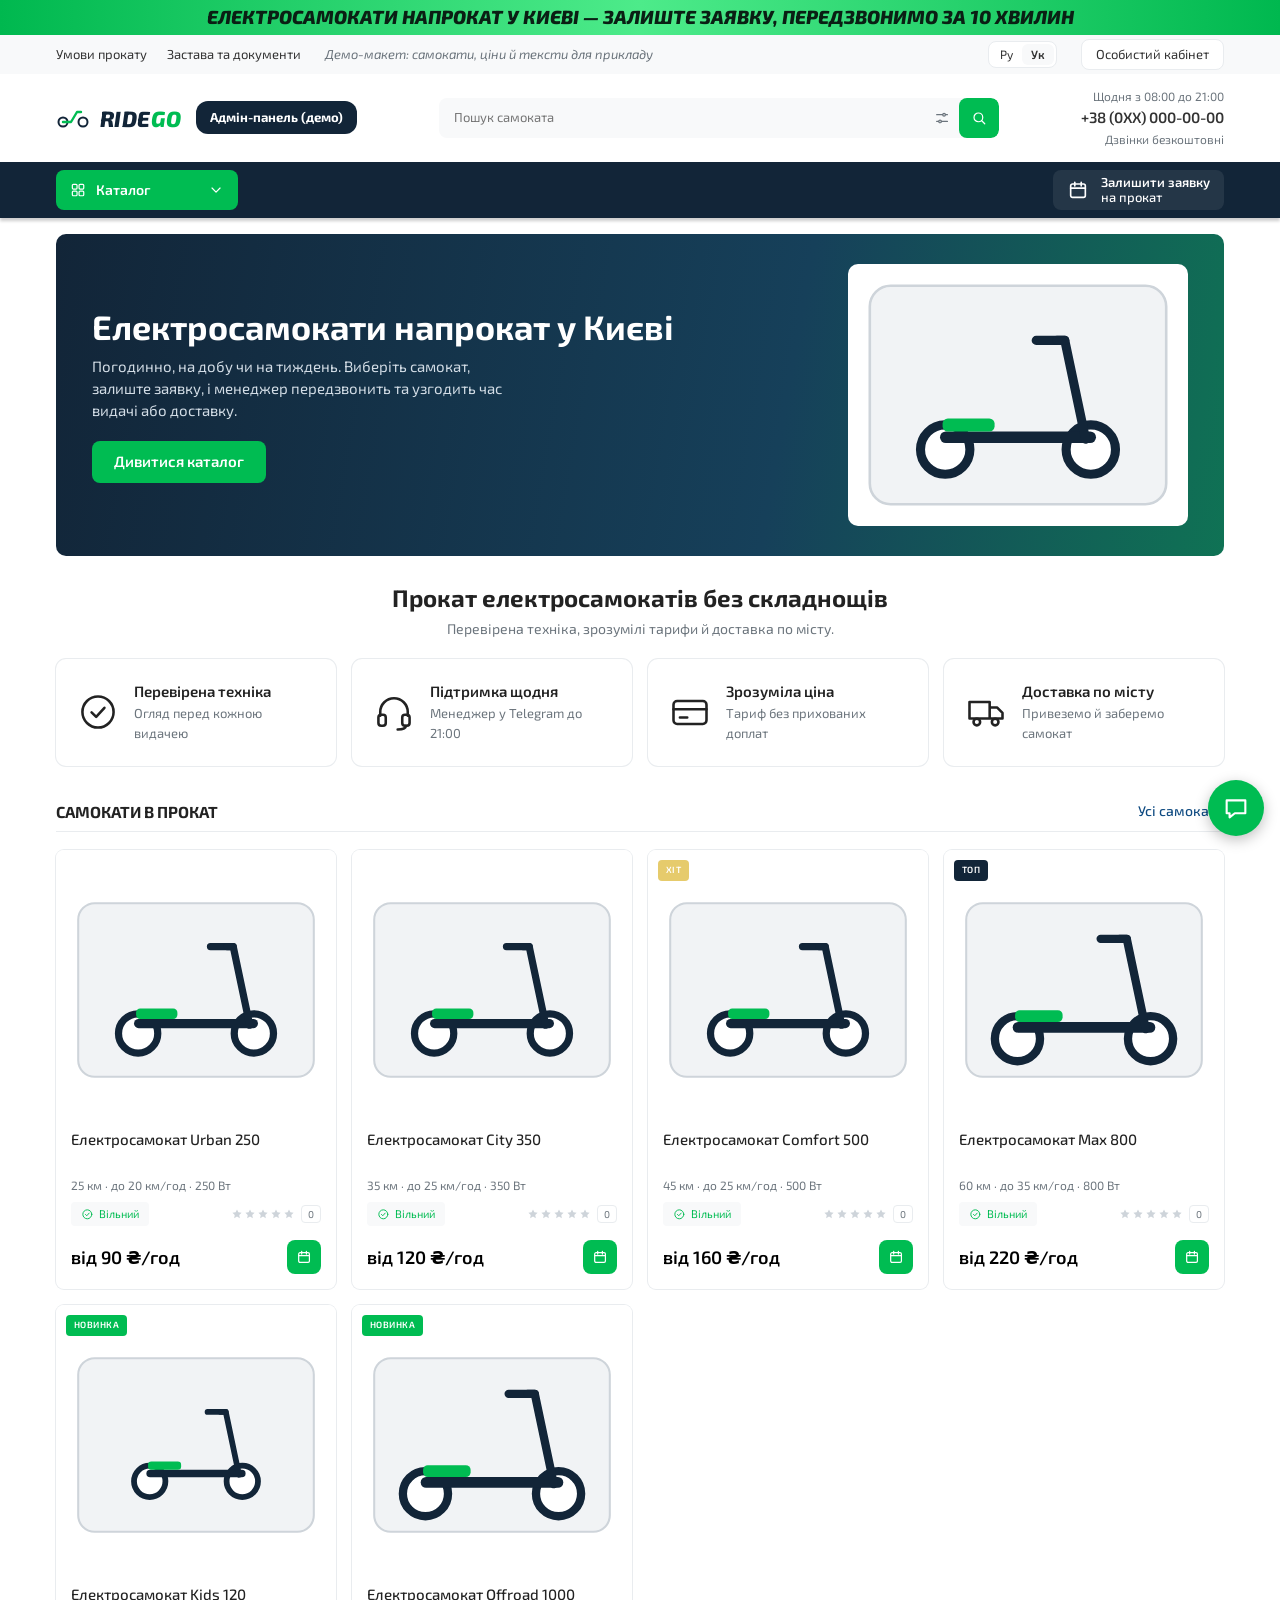
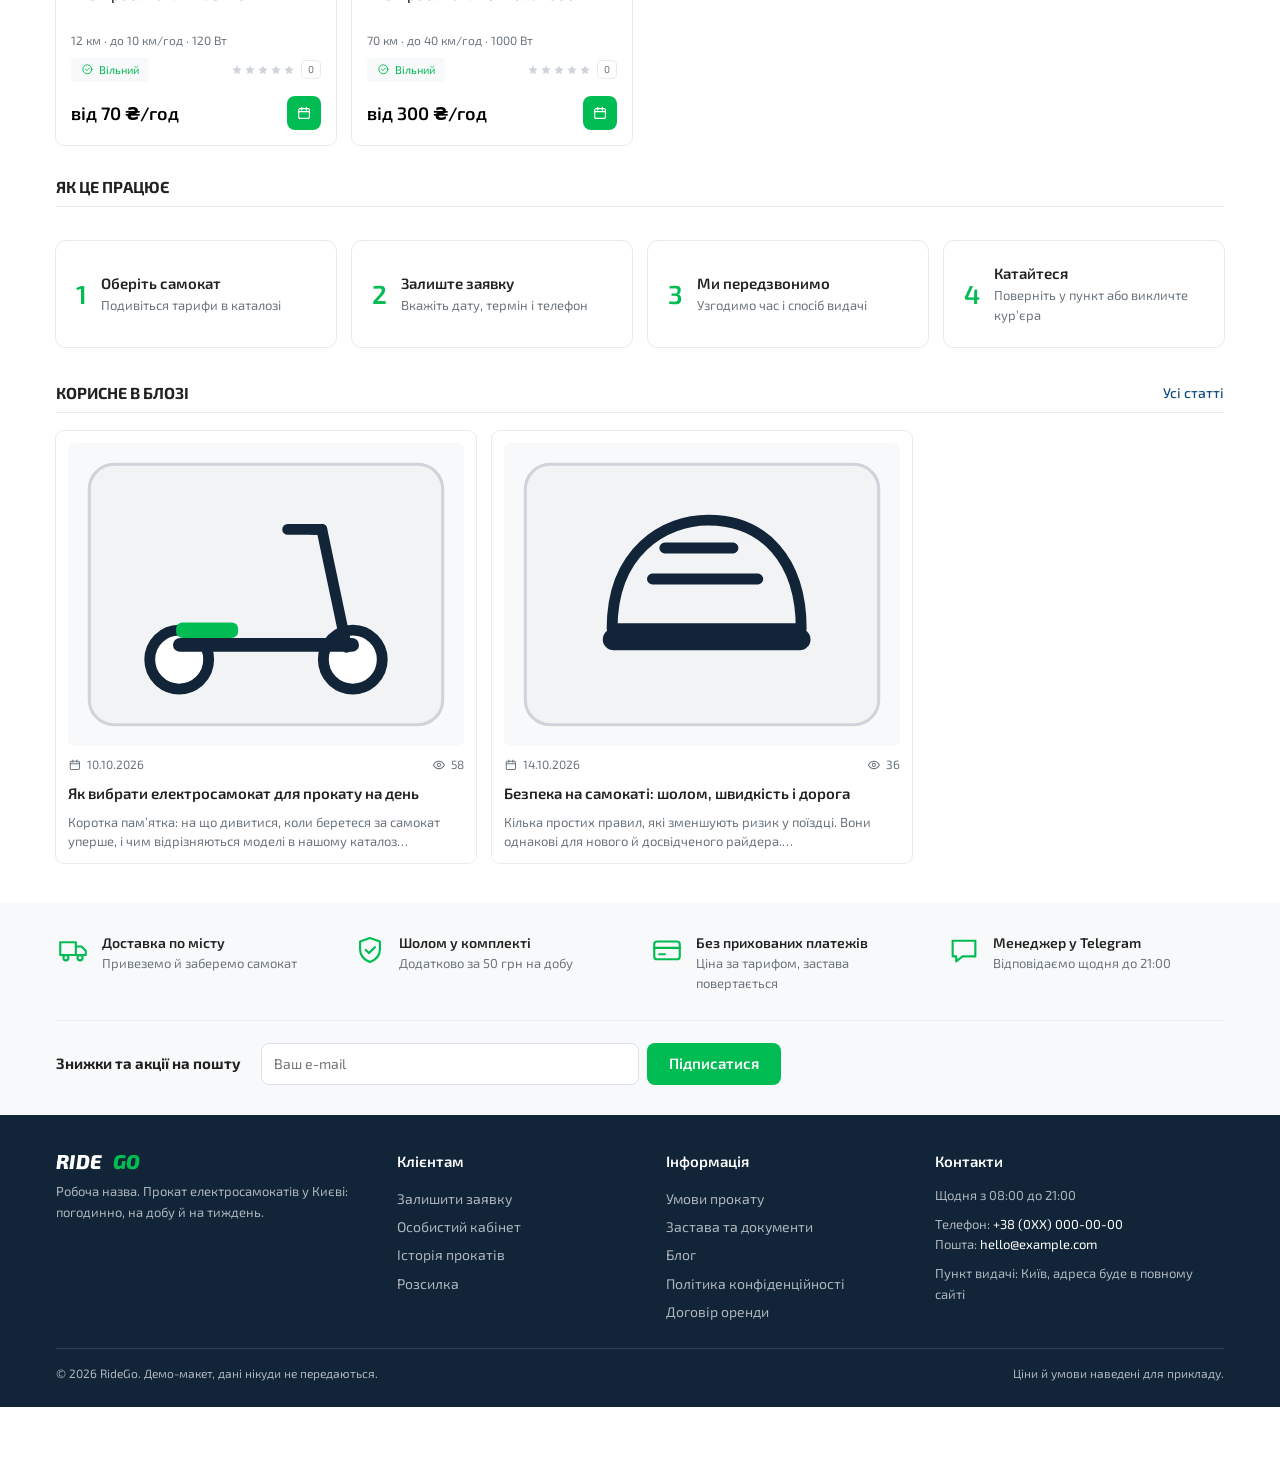
<file: orenda/index.html>
<!doctype html>
<html lang="uk">
<head>
<meta charset="utf-8">
<meta name="viewport" content="width=device-width,initial-scale=1,viewport-fit=cover">
<title>RideGo Прокат самокатів</title>
<meta name="claude:viewport-fit-sides" content="cover">
<link rel="preconnect" href="https://fonts.googleapis.com">
<link rel="preconnect" href="https://fonts.gstatic.com" crossorigin>
<link href="https://fonts.googleapis.com/css2?family=Exo+2:ital,wght@0,400;0,500;0,600;0,700;1,700;1,800&display=swap" rel="stylesheet">
<style>
/* Layout: classic OpenCart storefront matched to the owner's existing shop (promo bar, service line, header with search and phone, sticky navy bar, 4-column product grid, navy footer). Light only, by design. */
:root{
  --green:#00BC52;
  --green-d:#00A649;
  --navy:#122538;
  --link:#0F4B82;
  --text:#333333;
  --head:#222222;
  --bg:#FFFFFF;
  --gray:#F8F9FA;
  --line:#E9ECEF;
  --line2:#EBEBEB;
  --muted:#6C757D;
  --muted2:#ADB5BD;
  --gold:#E6CB6C;
  --font:'Exo 2',system-ui,-apple-system,'Segoe UI',Arial,sans-serif;
  color-scheme:light;
}
*{box-sizing:border-box}
body{margin:0;background:var(--bg);color:var(--text);font-family:var(--font);font-size:14px;line-height:1.45;padding-bottom:64px}
body::before{content:"";position:fixed;inset:0 0 auto;height:env(safe-area-inset-top,0px);z-index:40;background:var(--bg)}
button{font:inherit;color:inherit;background:none;border:0;padding:0;cursor:pointer;text-align:left}
a{color:var(--link)}
h1,h2,h3,h4,h5,p,ul,dl,dd{margin:0}
ul{padding:0;list-style:none}
:focus-visible{outline:2px solid var(--green);outline-offset:2px}
.in{max-width:1200px;margin:0 auto;padding-left:max(16px,env(safe-area-inset-left,0px));padding-right:max(16px,env(safe-area-inset-right,0px))}
.ic{width:1.15em;height:1.15em;fill:none;stroke:currentColor;stroke-width:1.8;stroke-linecap:round;stroke-linejoin:round;flex:none;vertical-align:middle}

/* promo bar and service line */
.promo-bar{background:linear-gradient(90deg,#00B84F,#4DEB8A 50%,#00B84F);color:#0A1F14;text-align:center;font-weight:800;font-style:italic;text-transform:uppercase;font-size:clamp(11px,2.8vw,19px);line-height:1.2;padding:6px 0}
.svc{background:var(--gray);font-size:13px}
.svc .in{display:flex;align-items:center;flex-wrap:wrap;gap:6px 24px;min-height:38px;padding-block:4px}
.svc .links{display:flex;gap:20px;flex-wrap:wrap}
.svc .demo{color:var(--muted);font-style:italic;margin-right:auto}
.lang{display:flex;background:#fff;border:1px solid var(--line);border-radius:8px;padding:2px}
.lang button{padding:2px 9px;border-radius:6px;font-size:12px}
.lang .on{background:var(--gray);font-weight:600}
.acct{background:#fff;border:1px solid var(--line);border-radius:8px;padding:5px 14px}
.svc button:hover{color:var(--green)}

/* header */
.hd .in{display:grid;grid-template-columns:auto minmax(0,1fr) auto;gap:12px 32px;align-items:center;padding-block:14px}
.logo{display:flex;align-items:center;gap:10px;font-size:22px;font-weight:800;font-style:italic;letter-spacing:.02em;line-height:1}
.logo b{color:var(--navy);font-weight:800}
.logo span{color:var(--green)}
.search{display:flex;align-items:stretch;background:var(--gray);border-radius:8px;overflow:hidden;height:40px;max-width:560px;width:100%;margin-inline:auto}
.search input{flex:1;min-width:0;border:0;background:transparent;padding:0 15px;font:inherit;font-size:13px;color:var(--head)}
.search input:focus-visible{outline:none}
.search .flt{width:34px;color:var(--muted);display:flex;align-items:center;justify-content:center}
.search .go{width:40px;background:var(--green);color:#fff;display:flex;align-items:center;justify-content:center;border-radius:8px}
.contacts{text-align:right;font-size:12px;color:var(--muted)}
.contacts .tel{display:block;font-size:15px;font-weight:600;color:var(--text);margin-block:2px}
@media (max-width:900px){.hd .in{grid-template-columns:auto minmax(0,1fr)}.contacts{display:none}}
@media (max-width:560px){.hd .in{grid-template-columns:minmax(0,1fr)}.search{max-width:none}}

/* navy bar */
.nav{background:var(--navy);box-shadow:0 3px 3px rgba(0,0,0,.2);position:sticky;top:env(safe-area-inset-top,0px);z-index:30}
.nav .in{display:flex;align-items:center;justify-content:space-between;gap:12px;height:56px;position:relative}
.catbtn{display:flex;align-items:center;gap:10px;background:var(--green);color:#fff;border-radius:8px;height:40px;padding:0 14px;font-weight:600;min-width:182px}
.catbtn .ic:last-child{margin-left:auto}
.catbtn:hover{background:var(--green-d)}
.catmenu{position:absolute;left:max(16px,env(safe-area-inset-left,0px));top:50px;background:#fff;border-radius:8px;box-shadow:0 8px 24px rgba(0,0,0,.2);min-width:250px;padding:6px;z-index:31}
.catmenu button{display:flex;width:100%;padding:10px 12px;border-radius:6px;color:var(--head);font-weight:500}
.catmenu button:hover{background:var(--gray);color:var(--green)}
.hcart{display:flex;align-items:center;gap:12px;background:rgba(255,255,255,.08);border-radius:8px;color:#fff;padding:0 14px;height:40px}
.hcart:hover{background:rgba(255,255,255,.14)}
.hcart .bub{position:relative;display:flex}
.hcart .bub .ic{width:22px;height:22px}
.hcart .n{position:absolute;top:-9px;right:-10px;background:var(--gold);color:var(--navy);font-size:10px;font-weight:700;border-radius:999px;min-width:16px;height:16px;line-height:16px;text-align:center;padding:0 3px}
.hcart .t{font-size:13px;font-weight:500;line-height:1.15;max-width:130px}
.hcart .t b{display:block;font-weight:600}

/* shared */
.btn-green{display:inline-block;background:var(--green);color:#fff;border-radius:8px;padding:10px 22px;font-weight:600;font-size:15px;text-align:center}
.btn-green:hover{background:var(--green-d)}
.btn-line{display:inline-block;border:1px solid var(--line);border-radius:8px;padding:10px 18px;font-weight:500;background:#fff}
.btn-line:hover{border-color:var(--green);color:var(--green)}
.link:hover{color:var(--green)}
.crumbs{display:flex;flex-wrap:wrap;align-items:center;gap:6px;padding:16px 0 4px;font-size:13px;color:var(--muted)}
.crumbs button{color:var(--link)}
.crumbs button:hover{text-decoration:underline}
.pt{font-size:24px;font-weight:700;color:var(--head);margin:8px 0 16px;line-height:1.2}
.stitle{display:flex;align-items:center;justify-content:space-between;gap:12px;border-bottom:1px solid var(--line);padding-bottom:8px;margin:30px 0 18px}
.stitle h2{font-size:16px;font-weight:700;color:var(--head);text-transform:uppercase}
.more{color:var(--link);font-weight:500}
.more:hover{color:var(--green)}
.box{background:#fff;border:.8px solid var(--line2);border-radius:8px;box-shadow:0 2px 8px rgba(0,0,0,.03);overflow:hidden}
.box-title{background:#FDFDFD;padding:12px 16px;font-size:15px;font-weight:700;color:var(--head);text-transform:uppercase;border-bottom:1.6px solid var(--green);display:flex;align-items:center;gap:10px}
.box-title .ic{color:var(--green)}
.box-body{padding:16px;display:flex;flex-direction:column;gap:12px}
.box-body p{color:var(--text);line-height:1.6}
.box-row{display:flex;align-items:center;gap:12px;padding:12px 16px;width:100%}
.box-row:hover{background:var(--gray)}
.box-row .th{width:38px;height:38px;border:1px solid var(--line);border-radius:6px;padding:3px;background:#fff}
.box-row .arr{margin-left:auto;color:var(--muted2)}

/* product art */
.pic{display:block;width:100%;height:auto;max-width:100%}
.pic .case{fill:#F1F3F5;stroke:#CED4DA;stroke-width:2}
.pic .cell{fill:var(--navy)}
.pic .band{fill:var(--green)}
.pic .nub{fill:var(--muted)}
.pic .cell-empty{fill:none;stroke:#ADB5BD;stroke-width:1.5;stroke-dasharray:4 4}
.pic .port{fill:#222}
.pic .cable{fill:none;stroke:var(--navy);stroke-width:7;stroke-linecap:round}
.pic .plug{fill:#222}

/* hero and trust */
.hero{margin-top:16px;border-radius:10px;overflow:hidden;background:linear-gradient(100deg,#122538 0%,#16405a 62%,#0a9a50 130%);color:#fff;display:grid;grid-template-columns:minmax(0,1.1fr) minmax(0,.9fr);gap:20px;align-items:center;padding:30px 36px}
.hero h2{font-size:clamp(22px,4vw,34px);font-weight:700;line-height:1.15}
.hero p{margin:10px 0 20px;max-width:46ch;color:#D3DDE6;font-size:15px}
.hero .shot{background:#fff;border-radius:10px;padding:14px;max-width:340px;width:100%;justify-self:end}
@media (max-width:760px){.hero{grid-template-columns:minmax(0,1fr);padding:22px 20px}.hero .shot{justify-self:start;max-width:260px}}
.h1c{text-align:center;padding:28px 0 4px}
.h1c h1{font-size:24px;font-weight:700;color:var(--head);line-height:1.2}
.h1c p{margin-top:6px;color:var(--muted)}
.trust{display:grid;grid-template-columns:repeat(4,minmax(0,1fr));gap:16px;padding-block:16px 4px}
.tc{display:flex;gap:14px;align-items:center;background:#fff;border-radius:10px;box-shadow:0 0 0 1px var(--line);padding:22px 20px;min-width:0}
.tc .ic{width:44px;height:44px;color:var(--head);stroke-width:1.4}
.tc b{display:block;font-size:15px;font-weight:600;color:var(--head)}
.tc span{color:var(--muted);font-size:13px}
@media (max-width:1000px){.trust{grid-template-columns:repeat(2,minmax(0,1fr))}}
@media (max-width:520px){.trust{grid-template-columns:minmax(0,1fr)}.tc{padding:16px}}

/* product grid and cards */
.pgrid{display:grid;grid-template-columns:repeat(4,minmax(0,1fr));gap:16px}
@media (max-width:1000px){.pgrid{grid-template-columns:repeat(3,minmax(0,1fr))}}
@media (max-width:640px){.pgrid{grid-template-columns:repeat(2,minmax(0,1fr));gap:10px}}
.promo{grid-row:span 2;position:relative;border-radius:8px;overflow:hidden;background:linear-gradient(160deg,#122538,#0C5A3A 70%,#00BC52);color:#fff;display:flex;flex-direction:column;justify-content:flex-end;gap:6px;padding:18px;min-height:240px;text-align:left;width:100%}
.promo .shot{background:rgba(255,255,255,.96);border-radius:8px;padding:10px;margin-bottom:auto}
.promo b{font-size:19px;font-weight:700;line-height:1.2}
.promo .from{font-size:26px;font-weight:600}
@media (max-width:1000px){.promo{grid-row:auto;grid-column:1/-1;flex-direction:row;align-items:center;flex-wrap:wrap;gap:14px;min-height:0}.promo .shot{width:140px;margin:0}.promo .tx{display:flex;flex-direction:column;gap:4px}}
.pcard{display:flex;flex-direction:column;min-width:0;background:#fff;border-radius:8px;box-shadow:0 0 0 1px var(--line);overflow:hidden;position:relative}
.pc-img{position:relative}
.pc-img>button{display:flex;align-items:center;justify-content:center;width:100%;aspect-ratio:1/1;padding:16px;background:#fff}
.bdg{position:absolute;left:10px;top:10px;font-size:9px;font-weight:600;text-transform:uppercase;letter-spacing:.05em;color:#fff;background:var(--gold);border-radius:4px;padding:5px 8px;line-height:1.2}
.bdg.top{background:var(--navy)}
.bdg.new{background:var(--green)}
.pc-body{display:flex;flex-direction:column;gap:8px;padding:0 15px 15px;flex:1}
.pcard h3{font-size:15px;font-weight:500;line-height:1.3;color:var(--head);min-height:2.6em}
.pc-spec{font-size:12px;color:var(--muted)}
.pc-mid{display:flex;align-items:center;justify-content:space-between;gap:8px;flex-wrap:wrap}
.stock{display:inline-flex;align-items:center;gap:5px;background:var(--gray);color:var(--green);font-size:11px;border-radius:4px;padding:2px 10px;line-height:20px}
.stock.order{color:#A8741A}
.rate{display:flex;align-items:center;gap:6px}
.stars{display:flex;gap:1px;color:#CED4DA}
.stars svg{width:12px;height:12px;fill:currentColor}
.cnt{border:1px solid var(--line);border-radius:4px;font-size:10px;padding:1px 6px;color:var(--muted)}
.qtyv{display:flex;flex-direction:column;align-items:center;font-size:11px;line-height:1}
.qtyv button{width:22px;height:16px;text-align:center;font-size:13px}
.qtyv button:hover{color:var(--green)}
.pc-foot{display:flex;align-items:center;justify-content:space-between;gap:8px;margin-top:auto;padding-top:6px}
.price{font-size:18px;font-weight:600;color:#000;white-space:nowrap}
.buy-sq{width:34px;height:34px;background:var(--green);color:#fff;border-radius:8px;display:flex;align-items:center;justify-content:center}
.buy-sq:hover{background:var(--green-d)}
@media (max-width:640px){.rate,.qtyv{display:none}.pc-body{padding:0 10px 12px}.pcard h3{font-size:13px}.price{font-size:15px}.pc-img>button{padding:10px}}

/* category */
.tool{display:flex;flex-wrap:wrap;gap:10px 16px;justify-content:space-between;align-items:center;margin-bottom:16px}
.chips{display:flex;flex-wrap:wrap;gap:8px}
.chip{border:1px solid var(--line);border-radius:8px;padding:7px 14px;background:#fff;font-weight:500}
.chip:hover{border-color:var(--green);color:var(--green)}
.chip.on{background:var(--green);border-color:var(--green);color:#fff}
.sortsel{border:1px solid var(--line);border-radius:8px;padding:8px 12px;background:#fff;font:inherit;color:var(--text)}
.nores{padding:32px 0;color:var(--muted)}

/* blog */
.posts{display:grid;grid-template-columns:repeat(auto-fit,minmax(260px,420px));gap:16px}
.post{background:#fff;border-radius:8px;box-shadow:0 0 0 1px var(--line);padding:12px;display:flex;flex-direction:column;gap:10px;min-width:0}
.post .pimg{display:block;width:100%;background:var(--gray);border-radius:6px;padding:12px}
.post .pm{display:flex;justify-content:space-between;gap:8px;color:var(--muted);font-size:12px}
.post .pm span{display:flex;align-items:center;gap:5px}
.post h3{font-size:15px;font-weight:600;color:var(--head);line-height:1.3}
.post p{color:var(--muted);font-size:13px}
.artp{max-width:760px;padding-bottom:12px}
.artp .pm{display:flex;gap:16px;color:var(--muted);font-size:13px;margin-bottom:12px}
.artp .pm span{display:flex;align-items:center;gap:5px}
.artp h2{font-size:19px;font-weight:700;margin:24px 0 8px;color:var(--head)}
.artp p{font-size:15.5px;line-height:1.65}
.artp .lead{color:var(--muted);font-size:16px}
.artp .cta{margin-top:28px}

/* product page */
.pp{display:grid;grid-template-columns:minmax(0,1fr) minmax(0,1fr);gap:28px;align-items:start;padding-top:8px}
@media (max-width:760px){.pp{grid-template-columns:minmax(0,1fr)}}
.pp-img{position:relative;border-radius:8px;box-shadow:0 0 0 1px var(--line);padding:28px;background:#fff}
.pp-info{display:flex;flex-direction:column;gap:14px;min-width:0}
.pp-info .pt{margin:0}
.pp-meta{display:flex;align-items:center;gap:14px;flex-wrap:wrap}
.pp-price{font-size:28px;font-weight:700;color:#000}
.pp-buy{display:flex;gap:12px;align-items:center;flex-wrap:wrap}
.qtyh{display:flex;align-items:center;border:1px solid var(--line);border-radius:8px;height:44px}
.qtyh button{width:40px;height:100%;text-align:center;font-size:18px}
.qtyh .q{min-width:30px;text-align:center;font-weight:600}
.pp-buy .btn-green{height:44px;padding-block:0;display:flex;align-items:center;gap:8px}
.pp-act{display:flex;gap:20px;flex-wrap:wrap}
.pp-act button{display:flex;align-items:center;gap:6px;color:var(--muted)}
.pp-act button:hover,.pp-act .on{color:var(--green)}
.short{color:var(--muted);line-height:1.6}
.tabs{display:flex;gap:4px;border-bottom:1px solid var(--line);margin-top:32px;flex-wrap:wrap}
.tabs button{padding:10px 18px;font-weight:600;border-bottom:2px solid transparent;margin-bottom:-1px;color:var(--muted)}
.tabs .on{border-bottom-color:var(--green);color:var(--head)}
.tpanel{padding-block:18px;max-width:860px;line-height:1.65}
.spec-t{width:100%;border-collapse:collapse}
.spec-t td{padding:10px 12px;border-bottom:1px solid var(--line);vertical-align:top}
.spec-t td:first-child{color:var(--muted);width:38%}

/* cart */
.cart-grid{display:grid;grid-template-columns:minmax(0,1.4fr) minmax(0,1fr);gap:20px;align-items:start;padding-bottom:12px}
@media (max-width:860px){.cart-grid{grid-template-columns:minmax(0,1fr)}}
.crow{display:flex;flex-wrap:wrap;align-items:center;gap:10px 16px;padding:14px 16px;border-bottom:1px solid var(--line)}
.crow .im{width:72px;flex:none;border:1px solid var(--line);border-radius:6px;padding:4px;background:#fff}
.crow .nm{flex:1 1 170px;min-width:0}
.crow .nm b{display:block;font-weight:600;color:var(--head)}
.crow .nm span{font-size:12px;color:var(--muted)}
.cqty{display:flex;align-items:center;border:1px solid var(--line);border-radius:8px}
.cqty button{width:32px;height:32px;text-align:center;font-size:17px}
.cqty span{min-width:26px;text-align:center;font-weight:600}
.rm{color:var(--muted);font-size:12px;text-decoration:underline}
.rm:hover{color:#D6336C}
.total{display:flex;justify-content:space-between;align-items:baseline;padding:16px}
.total .price{font-size:22px}
.fld{display:flex;flex-direction:column;gap:6px;font-weight:500;font-size:13px}
.fld input,.fld select,.fld textarea{font:inherit;font-weight:400;border:1px solid #DEE2E6;border-radius:8px;padding:10px 12px;background:#fff;color:var(--text);width:100%}
.fld input:focus,.fld select:focus,.fld textarea:focus{border-color:var(--green);outline:none;box-shadow:0 0 0 3px rgba(0,188,82,.18)}
.note{font-size:12px;color:var(--muted)}
.empty{padding:28px 16px;display:flex;flex-direction:column;gap:16px;align-items:flex-start}

/* advantages, footer */
.adv{background:var(--gray);margin-top:40px;padding-block:30px}
.adv .row{display:grid;grid-template-columns:repeat(4,minmax(0,1fr));gap:20px}
@media (max-width:900px){.adv .row{grid-template-columns:repeat(2,minmax(0,1fr))}}
@media (max-width:520px){.adv .row{grid-template-columns:minmax(0,1fr)}}
.ad{display:flex;gap:12px;align-items:flex-start}
.ad .ic{width:34px;height:34px;color:var(--green);stroke-width:1.5}
.ad b{display:block;color:var(--head);font-weight:600}
.ad span{color:var(--muted);font-size:13px}
.sub{display:flex;flex-wrap:wrap;gap:12px 20px;align-items:center;margin-top:26px;padding-top:22px;border-top:1px solid var(--line)}
.sub b{font-size:15px;color:var(--head)}
.sub form{display:flex;gap:8px;flex:1 1 300px;max-width:520px;min-width:0}
.sub input{flex:1;min-width:0;border:1px solid #DEE2E6;border-radius:8px;padding:10px 12px;font:inherit;background:#fff}
.sub input:focus{border-color:var(--green);outline:none}
.ft{background:var(--navy);color:var(--muted2);padding-block:36px 24px}
.ft .cols{display:grid;grid-template-columns:1.3fr 1fr 1fr 1.2fr;gap:28px}
@media (max-width:860px){.ft .cols{grid-template-columns:repeat(2,minmax(0,1fr))}}
@media (max-width:520px){.ft .cols{grid-template-columns:minmax(0,1fr)}}
.ft h4{color:#fff;font-size:15px;font-weight:600;margin-bottom:12px}
.ft .lg{font-size:20px;color:#fff}
.ft .lg b{color:#fff}
.ft li button{color:var(--muted2);padding:4px 0;display:block}
.ft li button:hover{color:#fff}
.ft code{font-family:inherit;color:#fff;user-select:all}
.ft p{line-height:1.6;font-size:13px}
.about{border-top:1px solid rgba(255,255,255,.12);margin-top:26px;padding-top:22px;display:grid;grid-template-columns:repeat(auto-fit,minmax(260px,1fr));gap:20px}
.about h5{color:#fff;font-size:16px;font-weight:600;margin-bottom:6px}
.copy{border-top:1px solid rgba(255,255,255,.12);margin-top:22px;padding-top:16px;font-size:12px;display:flex;flex-wrap:wrap;gap:6px 24px;justify-content:space-between}

/* fixed widgets */
.fixbar{position:fixed;left:50%;transform:translateX(-50%);bottom:0;z-index:35;background:#2F3F50;color:#fff;border-radius:10px 10px 0 0;display:flex;padding:4px 8px calc(4px + env(safe-area-inset-bottom,0px));max-width:100%}
.fixbar button{display:flex;align-items:center;gap:8px;padding:8px 14px;color:#fff;font-size:13px;border-right:1px solid rgba(255,255,255,.14)}
.fixbar button:last-child{border-right:0}
.fixbar button:hover{color:var(--gold)}
.fixbar .c{background:var(--navy);border-radius:4px;min-width:24px;text-align:center;padding:1px 6px;font-size:12px}
@media (max-width:520px){.fixbar{left:0;right:0;transform:none;border-radius:0;justify-content:space-around;padding-left:max(8px,env(safe-area-inset-left,0px));padding-right:max(8px,env(safe-area-inset-right,0px))}.fixbar button{padding:8px 4px;gap:5px;font-size:12px;border:0}}
.chat{position:fixed;right:max(16px,env(safe-area-inset-right,0px));bottom:calc(64px + env(safe-area-inset-bottom,0px));width:56px;height:56px;border-radius:50%;background:var(--green);color:#fff;display:flex;align-items:center;justify-content:center;box-shadow:0 4px 14px rgba(0,0,0,.25);z-index:36}
.chat .ic{width:28px;height:28px}
.toast{position:fixed;left:50%;transform:translateX(-50%);top:calc(env(safe-area-inset-top,0px) + 66px);z-index:60;background:var(--navy);color:#fff;border-radius:8px;padding:10px 16px;max-width:calc(100% - 32px);box-shadow:0 6px 20px rgba(0,0,0,.25);display:flex;gap:14px;align-items:center}
.toast[hidden]{display:none}
.toast button{color:var(--green);font-weight:600;white-space:nowrap}
</style>
<style>.pic .sc{fill:none;stroke:var(--navy);stroke-width:7;stroke-linecap:round;stroke-linejoin:round}.pic .sc2{fill:var(--navy)}.pic .whl{fill:#fff;stroke:var(--navy);stroke-width:7}</style>
<svg width="0" height="0" style="position:absolute" aria-hidden="true" focusable="false">
  <symbol id="i-cart" viewBox="0 0 24 24"><path d="M3 4h2l2.4 11h10.2l2-8H6.2"/><circle cx="9.5" cy="19.5" r="1.4"/><circle cx="17" cy="19.5" r="1.4"/></symbol>
  <symbol id="i-search" viewBox="0 0 24 24"><circle cx="11" cy="11" r="6.5"/><path d="M16 16l4.5 4.5"/></symbol>
  <symbol id="i-grid" viewBox="0 0 24 24"><rect x="3.5" y="3.5" width="7" height="7" rx="1.5"/><rect x="13.5" y="3.5" width="7" height="7" rx="1.5"/><rect x="3.5" y="13.5" width="7" height="7" rx="1.5"/><rect x="13.5" y="13.5" width="7" height="7" rx="1.5"/></symbol>
  <symbol id="i-down" viewBox="0 0 24 24"><path d="M6 9l6 6 6-6"/></symbol>
  <symbol id="i-right" viewBox="0 0 24 24"><path d="M9 6l6 6-6 6"/></symbol>
  <symbol id="i-sliders" viewBox="0 0 24 24"><path d="M4 7h9M17 7h3M4 17h3M11 17h9"/><circle cx="15" cy="7" r="2"/><circle cx="9" cy="17" r="2"/></symbol>
  <symbol id="i-check" viewBox="0 0 24 24"><circle cx="12" cy="12" r="8.5"/><path d="M8.5 12.2l2.5 2.5 4.5-5"/></symbol>
  <symbol id="i-heart" viewBox="0 0 24 24"><path d="M12 20s-7-4.4-7-10a4 4 0 0 1 7-2.5A4 4 0 0 1 19 10c0 5.6-7 10-7 10z"/></symbol>
  <symbol id="i-scale" viewBox="0 0 24 24"><path d="M12 4v16M7 20h10M5 8h14"/><path d="M5 8l-2.5 6h5L5 8zM19 8l-2.5 6h5L19 8z"/></symbol>
  <symbol id="i-eye" viewBox="0 0 24 24"><path d="M2.5 12S6 5.5 12 5.5 21.5 12 21.5 12 18 18.5 12 18.5 2.5 12 2.5 12z"/><circle cx="12" cy="12" r="2.8"/></symbol>
  <symbol id="i-cal" viewBox="0 0 24 24"><rect x="4" y="5.5" width="16" height="14.5" rx="2"/><path d="M4 10h16M8.5 3.5v4M15.5 3.5v4"/></symbol>
  <symbol id="i-folder" viewBox="0 0 24 24"><path d="M3.5 7.5a2 2 0 0 1 2-2h4l2 2.5h7a2 2 0 0 1 2 2V17a2 2 0 0 1-2 2h-13a2 2 0 0 1-2-2V7.5z"/></symbol>
  <symbol id="i-head" viewBox="0 0 24 24"><path d="M4.5 14v-2a7.5 7.5 0 0 1 15 0v2"/><rect x="3.5" y="13.5" width="4" height="6" rx="1.5"/><rect x="16.5" y="13.5" width="4" height="6" rx="1.5"/><path d="M18.5 19.5c0 1.5-2 2-4.5 2"/></symbol>
  <symbol id="i-shield" viewBox="0 0 24 24"><path d="M12 3.5l7 2.5v5.5c0 4.5-3 7.5-7 9-4-1.5-7-4.5-7-9V6l7-2.5z"/><path d="M9 12l2.2 2.2L15.5 10"/></symbol>
  <symbol id="i-card" viewBox="0 0 24 24"><rect x="3" y="6" width="18" height="12.5" rx="2"/><path d="M3 10.5h18M6.5 15h4"/></symbol>
  <symbol id="i-return" viewBox="0 0 24 24"><path d="M4 10a8 8 0 1 1 2.4 7.4"/><path d="M4 4.5V10h5.5"/></symbol>
  <symbol id="i-truck" viewBox="0 0 24 24"><path d="M3 6.5h11v9H3zM14 9.5h4l3 3v3h-7z"/><circle cx="7" cy="17.5" r="1.8"/><circle cx="17" cy="17.5" r="1.8"/></symbol>
  <symbol id="i-chat" viewBox="0 0 24 24"><path d="M4 5.5h16v11H11l-4.5 3.5v-3.5H4z"/></symbol>
  <symbol id="i-bolt" viewBox="0 0 24 24"><path d="M13 3L5.5 13.5H11L10 21l8-11h-5.5z"/></symbol>
</svg>
<div class="promo-bar">Електросамокати напрокат у Києві — залиште заявку, передзвонимо за 10 хвилин</div>

<div class="svc">
  <div class="in">
    <div class="links">
      <button data-go="info">Умови прокату</button>
      <button data-go="info">Застава та документи</button>
    </div>
    <span class="demo">Демо-макет: самокати, ціни й тексти для прикладу</span>
    <div class="lang" role="group" aria-label="Мова"><button data-stub="Російська версія буде в повному сайті">Ру</button><button class="on" aria-pressed="true">Ук</button></div>
    <button class="acct" data-stub="Особистий кабінет буде в повному сайті">Особистий кабінет</button>
  </div>
</div>

<header class="hd">
  <div class="in">
    <div style="display:flex;align-items:center;gap:14px;flex-wrap:wrap"><button class="logo" data-go="home" aria-label="RideGo, на головну">
      <svg width="34" height="20" viewBox="0 0 34 20" aria-hidden="true"><circle cx="7" cy="14" r="4.5" fill="none" stroke="#122538" stroke-width="2"/><circle cx="27" cy="14" r="4.5" fill="none" stroke="#122538" stroke-width="2"/><path d="M7 14h8l6-10h4" fill="none" stroke="#00BC52" stroke-width="2.4" stroke-linecap="round" stroke-linejoin="round"/></svg>
      <span><b>RIDE</b>GO</span>
    </button><a href="#admin" data-adm style="padding:7px 14px;border-radius:12px;background:#122538;color:#fff;font-size:13px;font-weight:700;white-space:nowrap;text-decoration:none">Адмін-панель (демо)</a></div>
    <form class="search" id="sform" role="search">
      <input id="q" type="search" placeholder="Пошук самоката" aria-label="Пошук по сайту" autocomplete="off">
      <span class="flt"><svg class="ic" aria-hidden="true"><use href="#i-sliders"/></svg></span>
      <button class="go" type="submit" aria-label="Шукати"><svg class="ic" aria-hidden="true"><use href="#i-search"/></svg></button>
    </form>
    <div class="contacts">
      Щодня з 08:00 до 21:00
      <span class="tel">+38 (0XX) 000-00-00</span>
      Дзвінки безкоштовні
    </div>
  </div>
</header>

<div class="nav">
  <div class="in">
    <button class="catbtn" data-menu aria-expanded="false" aria-controls="catmenu"><svg class="ic" aria-hidden="true"><use href="#i-grid"/></svg><span>Каталог</span><svg class="ic" aria-hidden="true"><use href="#i-down"/></svg></button>
    <div id="catmenu" class="catmenu" hidden></div>
    <button class="hcart" data-go="request" aria-label="Залишити заявку">
      <span class="bub"><svg class="ic" aria-hidden="true"><use href="#i-cal"/></svg></span>
      <span class="t"><b>Залишити заявку</b><span>на прокат</span></span>
    </button>
  </div>
</div>

<main id="app" class="in"></main>

<section class="adv">
  <div class="in">
    <div class="row">
      <div class="ad"><svg class="ic" aria-hidden="true"><use href="#i-truck"/></svg><div><b>Доставка по місту</b><span>Привеземо й заберемо самокат</span></div></div>
      <div class="ad"><svg class="ic" aria-hidden="true"><use href="#i-shield"/></svg><div><b>Шолом у комплекті</b><span>Додатково за 50 грн на добу</span></div></div>
      <div class="ad"><svg class="ic" aria-hidden="true"><use href="#i-card"/></svg><div><b>Без прихованих платежів</b><span>Ціна за тарифом, застава повертається</span></div></div>
      <div class="ad"><svg class="ic" aria-hidden="true"><use href="#i-chat"/></svg><div><b>Менеджер у Telegram</b><span>Відповідаємо щодня до 21:00</span></div></div>
    </div>
    <div class="sub">
      <b>Знижки та акції на пошту</b>
      <form id="subform"><input id="subemail" type="email" required placeholder="Ваш e-mail" aria-label="E-mail для розсилки"><button class="btn-green" type="submit">Підписатися</button></form>
    </div>
  </div>
</section>

<footer class="ft">
  <div class="in">
    <div class="cols">
      <div>
        <div class="logo lg"><b>RIDE</b><span style="color:var(--green)">GO</span></div>
        <p style="margin-top:10px">Робоча назва. Прокат електросамокатів у Києві: погодинно, на добу й на тиждень.</p>
      </div>
      <div>
        <h4>Клієнтам</h4>
        <ul>
          <li><button data-go="request">Залишити заявку</button></li>
          <li><button data-stub="Особистий кабінет буде в повному сайті">Особистий кабінет</button></li>
          <li><button data-stub="Історія прокатів буде в повному сайті">Історія прокатів</button></li>
          <li><button data-stub="Розсилка буде в повному сайті">Розсилка</button></li>
        </ul>
      </div>
      <div>
        <h4>Інформація</h4>
        <ul>
          <li><button data-go="info">Умови прокату</button></li>
          <li><button data-go="info">Застава та документи</button></li>
          <li><button data-go="blog">Блог</button></li>
          <li><button data-stub="Політика конфіденційності буде в повному сайті">Політика конфіденційності</button></li>
          <li><button data-stub="Договір оренди буде в повному сайті">Договір оренди</button></li>
        </ul>
      </div>
      <div>
        <h4>Контакти</h4>
        <p>Щодня з 08:00 до 21:00</p>
        <p style="margin-top:8px">Телефон: <code>+38 (0XX) 000-00-00</code><br>Пошта: <code>hello@example.com</code></p>
        <p style="margin-top:8px">Пункт видачі: Київ, адреса буде в повному сайті</p>
      </div>
    </div>
    <div class="copy"><span>© 2026 RideGo. Демо-макет, дані нікуди не передаються.</span><span>Ціни й умови наведені для прикладу.</span></div>
  </div>
</footer>

<button class="chat" data-stub="Тут буде чат із менеджером" aria-label="Чат із менеджером"><svg class="ic" aria-hidden="true"><use href="#i-chat"/></svg></button>

<link rel="stylesheet" href="https://fonts.googleapis.com/css2?family=Open+Sans:wght@400;600;700&display=swap">
<style>
#adm{display:none;position:fixed;inset:0;z-index:1000;background:#EDEDED;font:13px/1.45 'Open Sans',Arial,sans-serif;color:#333;overflow:hidden}
#adm.on{display:flex}
#adm *{box-sizing:border-box}
#adm a{color:inherit;text-decoration:none;cursor:pointer}
.a-side{width:230px;background:#242D37;color:#c9d1da;display:flex;flex-direction:column;flex-shrink:0;overflow-y:auto}
.a-logo{padding:18px 20px;color:#fff;font-weight:700;font-size:16px;display:flex;gap:8px;align-items:center}
.a-logo i{width:26px;height:26px;border-radius:8px;background:#2563EB;display:inline-block}
.a-user{padding:0 20px 14px;font-size:12px;color:#8a97a6}
.a-menu a{display:flex;gap:10px;align-items:center;padding:10px 20px;color:#c9d1da;border-left:3px solid transparent}
.a-menu a:hover{background:#2c3743;color:#fff}
.a-menu a.on{background:#2c3743;color:#fff;border-left-color:#1E91CF}
.a-menu b{width:8px;height:8px;border-radius:3px;background:#4A90E2;flex-shrink:0}
.a-sub{padding:2px 0 6px}.a-sub a{padding:6px 20px 6px 51px;font-size:12.5px;color:#8a97a6}
.a-stat{margin:14px 16px;padding:12px;border-radius:14px;background:#2c3743;font-size:12px}
.a-stat div{display:flex;justify-content:space-between;padding:3px 0}
.a-stat span{display:block;height:5px;border-radius:3px;background:#1b222a;margin-top:2px}
.a-stat span i{display:block;height:100%;border-radius:3px;background:#1E91CF}
.a-main{flex:1;min-width:0;display:flex;flex-direction:column}
.a-top{height:54px;background:#fff;display:flex;align-items:center;justify-content:space-between;padding:0 22px;gap:12px;flex-shrink:0}
.a-top .burger{display:none;cursor:pointer;font-size:20px}
.a-top a{color:#2563EB!important;font-weight:600}
.a-body{flex:1;overflow-y:auto;padding:22px}
.a-h{display:flex;justify-content:space-between;align-items:center;gap:10px;flex-wrap:wrap;margin-bottom:16px}
.a-h h1{margin:0;font-size:22px;font-weight:600}
.a-bc{font-size:12px;color:#8a97a6}
.a-tiles{display:grid;grid-template-columns:repeat(auto-fit,minmax(200px,1fr));gap:14px;margin-bottom:18px}
.a-tile{background:#fff;border-radius:20px;padding:18px 20px}
.a-tile small{color:#8a97a6;text-transform:uppercase;font-size:11px;letter-spacing:.04em}
.a-tile strong{display:block;font-size:28px;font-weight:700;margin-top:4px}
.a-tile em{font-style:normal;font-size:12px;color:#16a34a}
.a-panel{background:#fff;border-radius:20px;padding:20px;margin-bottom:18px}
.a-panel h2{margin:0 0 12px;font-size:15px;font-weight:600}
.a-cols{display:grid;grid-template-columns:2fr 1fr;gap:18px}
.a-chart{display:flex;align-items:flex-end;gap:8px;height:150px;padding-top:10px}
.a-chart div{flex:1;background:#4A90E2;border-radius:8px 8px 0 0;position:relative;min-height:6px}
.a-chart div span{position:absolute;bottom:-18px;left:0;right:0;text-align:center;font-size:10px;color:#8a97a6}
.a-tbl{width:100%;border-collapse:collapse}
.a-tbl th{text-align:left;font-weight:600;color:#6b7785;padding:9px 10px;border-bottom:1px solid #E9ECEF;font-size:12px;white-space:nowrap}
.a-tbl td{padding:10px;border-bottom:1px solid #F1F5F9;vertical-align:middle}
.a-tbl tr:hover td{background:#fafcfe}
.a-wrap{overflow-x:auto}
.a-btn{display:inline-flex;align-items:center;gap:6px;border:0;border-radius:12px;padding:9px 16px;background:#2563EB;color:#fff!important;font:600 13px 'Open Sans',sans-serif;cursor:pointer}
.a-btn.g{background:#F1F5F9;color:#333!important}
.a-btn.s{padding:6px 11px;border-radius:10px;font-size:12px}
.a-in{width:100%;background:#F1F5F9;border:1px solid transparent;border-radius:12px;padding:10px 13px;font:13px 'Open Sans',sans-serif;color:#333}
.a-in:focus{outline:0;border-color:#1E91CF;background:#fff}
textarea.a-in{min-height:110px;resize:vertical}
.a-fl{display:flex;gap:10px;flex-wrap:wrap;margin-bottom:14px}.a-fl .a-in{width:auto;min-width:150px;flex:1}
.a-tabs{display:flex;gap:4px;border-bottom:1px solid #E9ECEF;margin-bottom:18px;flex-wrap:wrap}
.a-tabs a{padding:9px 16px;border-radius:12px 12px 0 0;color:#6b7785}
.a-tabs a.on{background:#F1F5F9;color:#2563EB;font-weight:600}
.a-row{display:grid;grid-template-columns:180px 1fr;gap:12px;align-items:start;margin-bottom:14px}
.a-row label{padding-top:10px;font-weight:600;color:#555}
.a-st{display:inline-block;border-radius:8px;padding:3px 10px;font-size:12px;font-weight:600}
.a-badge{display:inline-block;padding:2px 8px;border-radius:8px;font-size:11px;font-weight:600}
.o-card{display:flex;background:#fff;border-radius:16px;margin-bottom:10px;overflow:hidden;align-items:stretch}
.o-card>i{width:6px;flex-shrink:0}
.o-card>div{flex:1;padding:12px 16px;display:grid;grid-template-columns:90px 1.4fr 1.6fr 100px 170px;gap:12px;align-items:center}
.o-card small{color:#8a97a6;display:block}
@media(max-width:800px){
.a-side{position:absolute;left:-240px;top:0;bottom:0;z-index:5;transition:left .2s}
#adm.menu .a-side{left:0}
.a-top .burger{display:block}
.a-cols{grid-template-columns:1fr}
.a-row{grid-template-columns:1fr;gap:4px}.a-row label{padding-top:0}
.o-card>div{grid-template-columns:1fr 1fr}
.a-body{padding:14px}
}
.fa-link{cursor:pointer}
</style>

<div id="adm" aria-label="Адмін-панель (демо)">
<aside class="a-side">
<div class="a-logo"><i></i>RideGo</div>
<div class="a-user">Адміністратор · демо</div>
<nav class="a-menu" id="aMenu"></nav>
<div class="a-stat">
<div><span>Завантаження</span><b>74%</b></div><span><i style="width:74%"></i></span>
<div><span>Заявки</span><b>52%</b></div><span><i style="width:52%"></i></span>
<div><span>Клієнти</span><b>31%</b></div><span><i style="width:31%"></i></span>
</div>
</aside>
<div class="a-main">
<div class="a-top"><span class="burger" data-a="burger">☰</span><span class="a-bc" id="aBc">Панель керування</span><a data-a="exit">← Перейти на сайт</a></div>
<div class="a-body" id="aBody"></div>
</div>
</div>

<div id="toast" class="toast" role="status" aria-live="polite" hidden><span id="toastText"></span></div>
<script>
(function(){
  var PRODUCTS = window.__P = [
    {id:'r1',cat:'city',name:'Електросамокат Urban 250',h:90,d:450,kw:250,range:25,speed:20,weight:12,load:100,badge:'',desc:'Легкий самокат для коротких поїздок містом. Складається за секунду й поміщається в багажник авто.'},
    {id:'r2',cat:'city',name:'Електросамокат City 350',h:120,d:600,kw:350,range:35,speed:25,weight:14,load:110,badge:'',desc:'Універсальний варіант на кожен день. Повітряні колеса гасять нерівності асфальту.'},
    {id:'r3',cat:'city',name:'Електросамокат Comfort 500',h:160,d:800,kw:500,range:45,speed:25,weight:17,load:120,badge:'hit',desc:'Широка дека й підсвітка. Для довгих прогулянок набережною та поїздок по місту на цілий день.'},
    {id:'r4',cat:'power',name:'Електросамокат Max 800',h:220,d:1100,kw:800,range:60,speed:35,weight:22,load:130,badge:'top',desc:'Потужний самокат з подвійною підвіскою. Легко бере підйоми й тримає хід на довгих маршрутах.'},
    {id:'r5',cat:'kids',name:'Електросамокат Kids 120',h:70,d:350,kw:120,range:12,speed:10,weight:8,load:50,badge:'new',desc:'Дитячий самокат з обмеженням швидкості. Катання тільки під наглядом дорослих.'},
    {id:'r6',cat:'power',name:'Електросамокат Offroad 1000',h:300,d:1500,kw:1000,range:70,speed:40,weight:28,load:140,badge:'new',desc:'Для парків, лісових доріг і поганого покриття. Широкі колеса й потужний мотор.'},
    {id:'r7',cat:'acc',kind:'helmet',name:'Шолом',h:0,d:50,badge:'',desc:'Шолом з регулюванням розміру. Радимо брати до кожного самоката.'},
    {id:'r8',cat:'acc',kind:'lock',name:'Велозамок з тросом',h:0,d:30,badge:'',desc:'Щоб безпечно залишити самокат біля кафе або магазину.'},
    {id:'r9',cat:'acc',kind:'delivery',name:'Доставка самоката по Києву',h:0,d:200,badge:'',desc:'Привеземо самокат у зручне місце й заберемо після завершення прокату. Вартість за одну поїздку.'}
  ];
  var POSTS = [
    {id:'b1',date:'10.10.2026',views:58,read:'3 хв читання',product:'r3',title:'Як вибрати електросамокат для прокату на день',
     lead:'Коротка пам’ятка: на що дивитися, коли беретеся за самокат уперше, і чим відрізняються моделі в нашому каталозі.',
     body:[
      ['Запас ходу','Заявлений запас ходу вимірюють у легких умовах: рівна дорога, невелика вага, помірна швидкість. Узимку, на підйомах і з важчим водієм реальна цифра менша приблизно на третину. Беріть модель із запасом.'],
      ['Колеса й підвіска','Повітряні колеса м’якше їдуть бруківкою й дрібними ямами. Литі колеса не потребують підкачування, але трясуть сильніше. Для довгої поїздки краще повітряні.'],
      ['Вага самоката','Якщо його треба підняти сходами або покласти в багажник, дивіться на вагу. До 15 кг це комфортно, а понад 25 кг уже складно.'],
      ['Коротко','Для прогулянки по місту вистачить Urban або City. Для цілого дня маршрутів краще Comfort. Для підйомів і поганого покриття дивіться на Max або Offroad.']
     ]},
    {id:'b2',date:'14.10.2026',views:36,read:'2 хв читання',product:'r7',title:'Безпека на самокаті: шолом, швидкість і дорога',
     lead:'Кілька простих правил, які зменшують ризик у поїздці. Вони однакові для нового й досвідченого райдера.',
     body:[
      ['Шолом','Він захищає голову під час падіння. Беріть його навіть на коротку поїздку, бо більшість падінь стається на нерівностях і в поворотах.'],
      ['Швидкість','Не розганяйтеся на людних набережних і в парках. На мокрому асфальті гальмівний шлях зростає, тож зменшуйте швидкість заздалегідь.'],
      ['Правила руху','Дотримуйтеся місцевих правил для електротранспорту. Вони можуть змінюватися, тому перед поїздкою уточніть актуальні вимоги.'],
      ['Заряд і стан','Перед виїздом перевірте заряд, гальма й тиск у колесах. Ми робимо це самі перед кожною видачею, але звичка перевіряти не завадить.']
     ]}
  ];
  var CATS = [['all','Усі самокати'],['city','Міські'],['power','Потужні'],['kids','Дитячі'],['acc','Додатково']];
  var DUR = [['h1','1 година'],['h3','3 години'],['d1','1 доба'],['w1','Тиждень'],['m1','Місяць']];
  var BADGE = {hit:'Хіт',top:'Топ',new:'Новинка'};
  var S = {view:'home',arg:null,q:'',sort:'def',tab:'desc'};
  var toastTimer = null;
  var STARS = '<span class="stars" aria-hidden="true">'+new Array(6).join('<svg viewBox="0 0 24 24"><path d="M12 2.8l2.8 5.9 6.4.8-4.7 4.4 1.2 6.4L12 17.2l-5.7 3.1 1.2-6.4L2.8 9.5l6.4-.8z"/></svg>')+'</span>';
  window.__L = [
    [2048,'new','Тарас Мельник','+380 50 111 22 33','Самовивіз','Comfort 500 · 1 доба','800','Сьогодні 14:20'],
    [2047,'work','Ірина Коваль','+380 67 222 33 44','Доставка, Київ, Позняки','City 350 ×2 · 3 години','600','Сьогодні 11:05'],
    [2046,'ship','Андрій Шевчук','+380 63 333 44 55','Доставка, Київ, Оболонь','Max 800 · Тиждень','5500','Вчора 18:40'],
    [2045,'done','Олена Бондар','+380 93 444 55 66','Самовивіз','Urban 250 · 1 доба','450','15 жовт.'],
    [2044,'done','Максим Ткач','+380 50 555 66 77','Самовивіз','Offroad 1000 · 1 доба','1500','14 жовт.'],
    [2043,'cancel','Софія Гринь','+380 66 666 77 88','Доставка, Київ, Троєщина','Kids 120 · 1 година','70','13 жовт.'],
    [2042,'done','Денис Литвин','+380 97 777 88 99','Самовивіз','City 350 · Місяць','9000','12 жовт.']
  ];

  function $(s){return document.querySelector(s);}
  function esc(s){return String(s).replace(/[&<>"]/g,function(c){return {'&':'&amp;','<':'&lt;','>':'&gt;','"':'&quot;'}[c];});}
  function money(n){return String(n).replace(/\B(?=(\d{3})+(?!\d))/g,' ')+' ₴';}
  function byId(id){return PRODUCTS.filter(function(p){return p.id===id;})[0];}
  function isScooter(p){return p.cat!=='acc';}
  function catName(k){return CATS.filter(function(c){return c[0]===k;})[0][1];}
  function I(n,c){return '<svg class="ic '+(c||'')+'" aria-hidden="true"><use href="#i-'+n+'"/></svg>';}
  function count(o){return Object.keys(o).length;}
  function r10(n){return Math.round(n/10)*10;}
  function tariffs(p){
    if(!isScooter(p)) return [['За добу',p.d]];
    return [['1 година',p.h],['3 години',r10(p.h*2.5)],['1 доба',p.d],['Тиждень',p.d*5],['Місяць',p.d*15]];
  }
  function tariffPrice(p,k){
    var t=tariffs(p);var i={h1:0,h3:1,d1:2,w1:3,m1:4}[k];
    return t[i]?t[i][1]:t[0][1];
  }
  function specLine(p){return isScooter(p)?(p.range+' км · до '+p.speed+' км/год · '+p.kw+' Вт'):'Додаткова послуга';}
  function priceLine(p){return isScooter(p)?'від '+money(p.h)+'/год':money(p.d)+(p.kind==='delivery'?'':'/доба');}

  function art(p){
    var head='<svg class="pic" viewBox="0 0 240 180" role="img" aria-label="'+esc(p.name)+'"><rect class="case" x="6" y="6" width="228" height="168" rx="16"/>';
    if(p.kind==='helmet') return head+'<path class="sc" d="M62 112 C62 62 96 42 124 42 C160 42 184 68 184 112 Z"/><rect class="sc2" x="56" y="112" width="134" height="14" rx="7"/><path class="sc" d="M96 60 L140 60 M88 80 L156 80"/></svg>';
    if(p.kind==='lock') return head+'<path class="sc" d="M96 84 V70 a24 24 0 0 1 48 0 V84"/><rect class="sc2" x="82" y="84" width="76" height="60" rx="10"/><circle class="port" cx="120" cy="108" r="6"/></svg>';
    if(p.kind==='delivery') return head+'<rect class="sc2" x="44" y="70" width="86" height="56" rx="6"/><path class="sc" d="M130 90 h34 l24 24 v12 h-58"/><circle class="port" cx="74" cy="136" r="10"/><circle class="port" cx="164" cy="136" r="10"/></svg>';
    var k=p.kw>=800?1.15:p.kw<=150?0.8:1;
    return head+'<g transform="translate(120 98) scale('+k+') translate(-120 -98)"><circle class="whl" cx="64" cy="132" r="19"/><circle class="whl" cx="176" cy="132" r="19"/>'
      +'<rect class="sc2" x="60" y="118" width="120" height="9" rx="4.5"/>'
      +'<path class="sc" d="M172 124 L156 48 H134"/><path class="sc" d="M156 48 h-6"/><rect class="band" x="62" y="108" width="40" height="10" rx="4"/></g></svg>';
  }
  function badgeHtml(p){return p.badge?'<span class="bdg '+p.badge+'">'+BADGE[p.badge]+'</span>':'';}

  function card(p){
    return '<article class="pcard">'
      +'<div class="pc-img"><button data-open="'+p.id+'" aria-label="Відкрити: '+esc(p.name)+'">'+art(p)+'</button>'+badgeHtml(p)+'</div>'
      +'<div class="pc-body">'
      +'<h3><button class="link" data-open="'+p.id+'">'+esc(p.name)+'</button></h3>'
      +'<p class="pc-spec">'+esc(specLine(p))+'</p>'
      +'<div class="pc-mid"><span class="stock">'+I('check')+'Вільний</span><div class="rate">'+STARS+'<span class="cnt">0</span></div></div>'
      +'<div class="pc-foot"><span class="price">'+priceLine(p)+'</span><button class="buy-sq" data-req="'+p.id+'" aria-label="Залишити заявку: '+esc(p.name)+'">'+I('cal')+'</button></div>'
      +'</div></article>';
  }
  function postCard(b){
    return '<article class="post"><button class="pimg" data-post="'+b.id+'" aria-label="Читати: '+esc(b.title)+'">'+art(byId(b.product))+'</button>'
      +'<div class="pm"><span>'+I('cal')+b.date+'</span><span>'+I('eye')+b.views+'</span></div>'
      +'<h3><button class="link" data-post="'+b.id+'">'+esc(b.title)+'</button></h3>'
      +'<p>'+esc(b.lead.slice(0,110))+'…</p></article>';
  }
  function crumbs(list){
    return '<nav class="crumbs" aria-label="Навігація">'+list.map(function(c,i){
      var last=i===list.length-1;
      return (last||!c[1])?'<span>'+esc(c[0])+'</span>':'<button data-go="'+c[1]+'"'+(c[2]?' data-arg="'+c[2]+'"':'')+'>'+esc(c[0])+'</button>';
    }).join('<span>›</span>')+'</nav>';
  }

  var views = {
    home:function(){
      var feat=['r1','r2','r3','r4','r5','r6'].map(byId);
      return '<section class="hero"><div><h2>Електросамокати напрокат у Києві</h2>'
        +'<p>Погодинно, на добу чи на тиждень. Виберіть самокат, залиште заявку, і менеджер передзвонить та узгодить час видачі або доставку.</p>'
        +'<button class="btn-green" data-cat="all">Дивитися каталог</button></div>'
        +'<div class="shot">'+art(byId('r3'))+'</div></section>'
        +'<section class="h1c"><h1>Прокат електросамокатів без складнощів</h1><p>Перевірена техніка, зрозумілі тарифи й доставка по місту.</p></section>'
        +'<section class="trust">'
        +'<div class="tc">'+I('check')+'<div><b>Перевірена техніка</b><span>Огляд перед кожною видачею</span></div></div>'
        +'<div class="tc">'+I('head')+'<div><b>Підтримка щодня</b><span>Менеджер у Telegram до 21:00</span></div></div>'
        +'<div class="tc">'+I('card')+'<div><b>Зрозуміла ціна</b><span>Тариф без прихованих доплат</span></div></div>'
        +'<div class="tc">'+I('truck')+'<div><b>Доставка по місту</b><span>Привеземо й заберемо самокат</span></div></div>'
        +'</section>'
        +'<div class="stitle"><h2>Самокати в прокат</h2><button class="more" data-cat="all">Усі самокати</button></div>'
        +'<div class="pgrid">'+feat.map(card).join('')+'</div>'
        +'<div class="stitle"><h2>Як це працює</h2></div>'
        +'<div class="trust"><div class="tc"><b style="font-size:26px;color:var(--green)">1</b><div><b>Оберіть самокат</b><span>Подивіться тарифи в каталозі</span></div></div>'
        +'<div class="tc"><b style="font-size:26px;color:var(--green)">2</b><div><b>Залиште заявку</b><span>Вкажіть дату, термін і телефон</span></div></div>'
        +'<div class="tc"><b style="font-size:26px;color:var(--green)">3</b><div><b>Ми передзвонимо</b><span>Узгодимо час і спосіб видачі</span></div></div>'
        +'<div class="tc"><b style="font-size:26px;color:var(--green)">4</b><div><b>Катайтеся</b><span>Поверніть у пункт або викличте кур’єра</span></div></div></div>'
        +'<div class="stitle"><h2>Корисне в блозі</h2><button class="more" data-go="blog">Усі статті</button></div>'
        +'<div class="posts">'+POSTS.map(postCard).join('')+'</div>';
    },
    cat:function(){
      var key=S.arg||'all';
      var q=S.q.toLowerCase();
      var list=PRODUCTS.filter(function(p){return (key==='all'||p.cat===key)&&(!q||p.name.toLowerCase().indexOf(q)>-1);});
      if(S.sort==='asc'){list.sort(function(a,b){return a.d-b.d;});}
      if(S.sort==='desc'){list.sort(function(a,b){return b.d-a.d;});}
      var title=q?('Пошук: '+S.q):catName(key);
      var chips=CATS.map(function(c){return '<button class="chip'+(!q&&key===c[0]?' on':'')+'" data-cat="'+c[0]+'">'+esc(c[1])+'</button>';}).join('');
      var sel=['def|За замовчуванням','asc|Ціна: від дешевих','desc|Ціна: від дорогих'].map(function(o){var a=o.split('|');return '<option value="'+a[0]+'"'+(S.sort===a[0]?' selected':'')+'>'+a[1]+'</option>';}).join('');
      return crumbs([['Головна','home'],[title,null]])
        +'<h1 class="pt">'+esc(title)+'</h1>'
        +'<div class="tool"><div class="chips">'+chips+'</div><label>Сортування: <select class="sortsel" id="sort">'+sel+'</select></label></div>'
        +(list.length?'<div class="pgrid">'+list.map(card).join('')+'</div>':'<p class="nores">Нічого не знайдено. Спробуйте інший запит або відкрийте весь каталог.</p>');
    },
    product:function(){
      var p=byId(S.arg);
      var rows=isScooter(p)?[['Потужність',p.kw+' Вт'],['Запас ходу',p.range+' км'],['Максимальна швидкість',p.speed+' км/год (обмежена для прокату)'],['Вага',p.weight+' кг'],['Навантаження','до '+p.load+' кг'],['Складання','Так']]:[['Тип','Додаткова послуга'],['Вартість',priceLine(p)]];
      var tr=tariffs(p);
      var panel;
      if(S.tab==='spec') panel='<table class="spec-t"><tbody>'+rows.map(function(r){return '<tr><td>'+esc(r[0])+'</td><td>'+esc(r[1])+'</td></tr>';}).join('')+'</tbody></table>';
      else if(S.tab==='rev') panel='<p>Відгуків поки немає.</p>';
      else panel='<p>'+esc(p.desc)+'</p>'+(isScooter(p)?'<p style="margin-top:10px">Для прокату потрібні документ, що посвідчує особу, і застава. Умови уточнить менеджер під час дзвінка.</p>':'');
      var tabs=[['desc','Опис'],['spec','Характеристики'],['rev','Відгуки (0)']].map(function(t){return '<button class="'+(S.tab===t[0]?'on':'')+'" data-tab="'+t[0]+'">'+t[1]+'</button>';}).join('');
      return crumbs([['Головна','home'],[catName(p.cat),'cat',p.cat],[p.name,null]])
        +'<div class="pp"><div class="pp-img">'+art(p)+badgeHtml(p)+'</div>'
        +'<div class="pp-info"><h1 class="pt">'+esc(p.name)+'</h1>'
        +'<div class="pp-meta"><span class="stock">'+I('check')+'Вільний</span><div class="rate">'+STARS+'<span class="cnt">0 відгуків</span></div></div>'
        +'<p style="font-size:13px;color:var(--muted)">'+esc(specLine(p))+'</p>'
        +'<div class="pp-price">'+priceLine(p)+'</div>'
        +'<table class="spec-t"><tbody>'+tr.map(function(t){return '<tr><td>'+t[0]+'</td><td><b>'+money(t[1])+'</b></td></tr>';}).join('')+'</tbody></table>'
        +'<div class="pp-buy"><button class="btn-green" data-req="'+p.id+'">'+I('cal')+'Залишити заявку</button></div>'
        +'<p class="short">'+esc(p.desc)+'</p></div></div>'
        +'<div class="tabs" role="tablist">'+tabs+'</div><div class="tpanel">'+panel+'</div>';
    },
    blog:function(){
      return crumbs([['Головна','home'],['Блог',null]])+'<h1 class="pt">Блог про прокат</h1><div class="posts">'+POSTS.map(postCard).join('')+'</div>';
    },
    post:function(){
      var b=POSTS.filter(function(x){return x.id===S.arg;})[0];
      return crumbs([['Головна','home'],['Блог','blog'],[b.title,null]])
        +'<article class="artp"><h1 class="pt">'+esc(b.title)+'</h1>'
        +'<div class="pm"><span>'+I('cal')+b.date+'</span><span>'+I('eye')+b.views+'</span><span>'+b.read+'</span></div>'
        +'<p class="lead">'+esc(b.lead)+'</p>'
        +b.body.map(function(s){return '<h2>'+esc(s[0])+'</h2><p>'+esc(s[1])+'</p>';}).join('')
        +'<div class="cta"><button class="btn-green" data-req="'+b.product+'">Залишити заявку: '+esc(byId(b.product).name)+'</button></div></article>';
    },
    info:function(){
      return crumbs([['Головна','home'],['Умови прокату',null]])
        +'<h1 class="pt">Умови прокату</h1>'
        +'<div class="cart-grid" style="grid-template-columns:repeat(auto-fit,minmax(280px,1fr))">'
        +'<div class="box"><div class="box-title">'+I('cal')+'Як орендувати</div><div class="box-body"><p>Залиште заявку на сайті або зателефонуйте. Менеджер уточнить дату, термін і спосіб видачі та підтвердить бронь.</p></div></div>'
        +'<div class="box"><div class="box-title">'+I('card')+'Застава та документи</div><div class="box-body"><p>Потрібен документ, що посвідчує особу. Розмір застави залежить від моделі, і вона повертається після здачі самоката без пошкоджень.</p></div></div>'
        +'<div class="box"><div class="box-title">'+I('shield')+'Відповідальність</div><div class="box-body"><p>Орендар відповідає за самокат на час прокату. Рекомендуємо шолом і їзду за правилами. Повні умови будуть у договорі.</p></div></div>'
        +'</div>';
    },
    request:function(){
      var sel=S.arg||'r3';
      var opts=PRODUCTS.filter(isScooter).map(function(p){return '<option value="'+p.id+'"'+(p.id===sel?' selected':'')+'>'+esc(p.name)+'</option>';}).join('');
      var dur=DUR.map(function(d){return '<option value="'+d[0]+'"'+(d[0]==='d1'?' selected':'')+'>'+d[1]+'</option>';}).join('');
      var d0=new Date();d0.setDate(d0.getDate()+1);var ds=d0.toISOString().slice(0,10);
      return crumbs([['Головна','home'],['Заявка на прокат',null]])+'<h1 class="pt">Заявка на прокат</h1>'
        +'<div class="cart-grid" style="grid-template-columns:minmax(0,1fr) minmax(0,1.2fr)"><div class="box"><div class="box-title">'+I('cal')+'Ваш вибір</div><div class="box-body"><div id="rq-art">'+art(byId(sel))+'</div><b id="rq-name">'+esc(byId(sel).name)+'</b><p class="note">Орієнтовна вартість: <b id="rq-sum"></b>. Остаточну суму підтвердить менеджер.</p></div></div>'
        +'<form class="box" id="rform"><div class="box-title">'+I('check')+'Залишити заявку</div><div class="box-body">'
        +'<label class="fld" for="r-sc">Самокат<select id="r-sc">'+opts+'</select></label>'
        +'<label class="fld" for="r-date">Дата початку<input id="r-date" type="date" value="'+ds+'" required></label>'
        +'<label class="fld" for="r-dur">Термін<select id="r-dur">'+dur+'</select></label>'
        +'<label class="fld" for="r-del">Отримання<select id="r-del"><option>Самовивіз з пункту</option><option>Доставка по Києву (+200 ₴)</option></select></label>'
        +'<label class="fld" for="r-name">Ім’я<input id="r-name" required autocomplete="name" placeholder="Олександр"></label>'
        +'<label class="fld" for="r-phone">Телефон<input id="r-phone" type="tel" required autocomplete="tel" placeholder="+38 (0XX) 000-00-00"></label>'
        +'<label class="fld" for="r-note">Коментар<textarea id="r-note" rows="2" placeholder="Зручний час для дзвінка, побажання"></textarea></label>'
        +'<button class="btn-green" type="submit">Надіслати заявку</button>'
        +'<p class="note">Це демо: заявка нікуди не надсилається.</p></div></form></div>';
    },
    done:function(){
      return '<div class="box" style="margin-top:24px"><div class="box-title">'+I('check')+'Заявку прийнято</div><div class="empty">'
        +'<h1 class="pt" style="margin:0">Дякуємо, '+esc(S.arg.name)+'</h1>'
        +'<p>Заявка №'+S.arg.num+' прийнята. Менеджер передзвонить за вказаним номером. У справжньому сайті тут було б повідомлення в SMS або Telegram.</p>'
        +'<p class="note">Це демо-макет, дані нікуди не передаються. Заявку можна побачити в адмін-панелі.</p>'
        +'<div style="display:flex;gap:10px;flex-wrap:wrap"><button class="btn-green" data-cat="all">До каталогу</button><a class="btn-line" href="#admin" data-adm>Подивитися в адмінці</a></div></div></div>';
    }
  };

  function updRq(){
    var s=$('#r-sc');if(!s)return;
    var p=byId(s.value),k=$('#r-dur').value;
    $('#rq-art').innerHTML=art(p);$('#rq-name').textContent=p.name;
    var sum=tariffPrice(p,k)+($('#r-del').selectedIndex===1?200:0);
    $('#rq-sum').textContent=money(sum);
  }
  function render(){
    $('#app').innerHTML=views[S.view]();
    if(S.view==='request')updRq();
  }
  function go(view,arg){
    S.view=view;S.arg=arg||null;
    if(view==='product'){S.tab='desc';}
    hideMenu();render();window.scrollTo(0,0);
  }
  function goCat(key,keepQ){
    if(!keepQ){S.q='';$('#q').value='';}
    go('cat',key);
  }
  function hideMenu(){
    var m=$('#catmenu');m.hidden=true;
    document.querySelector('.catbtn').setAttribute('aria-expanded','false');
  }
  function toast(msg){
    $('#toastText').textContent=msg;
    $('#toast').hidden=false;
    clearTimeout(toastTimer);
    toastTimer=setTimeout(function(){$('#toast').hidden=true;},2800);
  }

  $('#catmenu').innerHTML=CATS.map(function(c){return '<button data-cat="'+c[0]+'">'+esc(c[1])+'</button>';}).join('');

  document.addEventListener('click',function(e){
    var m=$('#catmenu');
    if(!m.hidden&&!e.target.closest('#catmenu')&&!e.target.closest('[data-menu]')){hideMenu();}
    var t=e.target.closest('[data-go],[data-open],[data-post],[data-cat],[data-menu],[data-req],[data-tab],[data-stub]');
    if(!t) return;
    var d=t.dataset;
    if(d.menu!==undefined){
      var open=m.hidden;m.hidden=!open;
      t.setAttribute('aria-expanded',String(open));return;
    }
    if(d.cat){goCat(d.cat);return;}
    if(d.go){
      if(d.go==='cat'){goCat(d.arg||'all');return;}
      go(d.go);return;
    }
    if(d.open){go('product',d.open);return;}
    if(d.post){go('post',d.post);return;}
    if(d.req){go('request',d.req);return;}
    if(d.tab){S.tab=d.tab;render();return;}
    if(d.stub!==undefined){toast('Демо: '+d.stub.charAt(0).toLowerCase()+d.stub.slice(1));return;}
  });

  document.addEventListener('change',function(e){
    if(e.target.id==='sort'){S.sort=e.target.value;render();}
    if(e.target.id==='r-sc'||e.target.id==='r-dur'||e.target.id==='r-del'){updRq();}
  });

  document.addEventListener('submit',function(e){
    var id=e.target.id;
    if(id==='sform'){
      e.preventDefault();
      S.q=$('#q').value.trim();
      go('cat','all');return;
    }
    if(id==='subform'){
      e.preventDefault();
      $('#subemail').value='';
      toast('Демо: підписку не збережено');return;
    }
    if(id==='rform'){
      e.preventDefault();
      var name=$('#r-name').value.trim();
      var p=byId($('#r-sc').value),k=$('#r-dur').value;
      var del=$('#r-del').selectedIndex===1;
      var sum=tariffPrice(p,k)+(del?200:0);
      var num=2049+window.__L.length-7;
      var dl=DUR.filter(function(x){return x[0]===k;})[0][1];
      window.__L.unshift([num,'new',name,$('#r-phone').value.trim(),del?'Доставка по Києву':'Самовивіз',p.name.replace('Електросамокат ','')+' · '+dl,String(sum),'Щойно']);
      go('done',{num:num,name:name});
    }
  });

  render();
})();
</script>

<script>
(function(){
  var P = window.__P || [];
  var adm = document.getElementById('adm');
  var A = {v:'dash', pid:null, tab:'g', q:'', st:''};
  var STAT = {
    new:['Нове','#DBEAFE','#1D4ED8','#2563EB'],
    work:['В обробці','#FEF3C7','#B45309','#F59E0B'],
    ship:['Відправлено','#E0F2FE','#0369A1','#1E91CF'],
    done:['Виконано','#DCFCE7','#15803D','#16A34A'],
    cancel:['Скасовано','#F1F5F9','#64748B','#94A3B8']
  };
  var ORD = window.__L;
  var MENU = [
    ['dash','Панель керування'],
    ['cat','Каталог',[['prod','Самокати'],['cats','Категорії'],['attr','Тарифи']]],
    ['ord','Заявки'],
    ['cust','Клієнти',[['cust','Список клієнтів'],['om','Менеджер заявок']]],
    ['blog','Блог'],
    ['mk','Маркетинг',[['mk','Купони'],['om','Менеджер заявок']]],
    ['ext','Розширення',[['ext','Модулі'],['om','Менеджер заявок'],['sms','SMS-Fly Order']]],
    ['set','Налаштування']
  ];
  function $(s){return document.querySelector(s)}
  function esc(s){return String(s).replace(/[&<>"]/g,function(c){return {'&':'&amp;','<':'&lt;','>':'&gt;','"':'&quot;'}[c]})}
  function money(n){return Number(n).toLocaleString('uk-UA')+' ₴'}
  function st(k){var s=STAT[k];return '<span class="a-st" style="background:'+s[1]+';color:'+s[2]+'">'+s[0]+'</span>'}
  function toast(t){var el=document.getElementById('toast'),tx=document.getElementById('toastText');if(!el||!tx)return;tx.textContent=t;el.hidden=false;clearTimeout(toast.t);toast.t=setTimeout(function(){el.hidden=true},2200)}

  function menu(){
    var h='';
    MENU.forEach(function(m){
      var on = A.v===m[0] || (m[0]==='cat'&&(A.v==='prod'||A.v==='pedit'||A.v==='cats'||A.v==='attr')) || (m[2]&&A.sec===m[0]);
      h+='<a data-a="nav" data-v="'+m[0]+'" class="'+(on?'on':'')+'"><b></b>'+m[1]+'</a>';
      if(m[2]&&on){h+='<div class="a-sub">';m[2].forEach(function(s){h+='<a data-a="nav" data-v="'+s[0]+'" data-sec="'+m[0]+'">'+s[1]+'</a>'});h+='</div>'}
    });
    $('#aMenu').innerHTML=h;
  }

  function dash(){
    var bars=[40,55,35,70,60,85,95], days=['пн','вт','ср','чт','пт','сб','нд'];
    var ch=bars.map(function(b,i){return '<div style="height:'+b+'%"><span>'+days[i]+'</span></div>'}).join('');
    var rows=ORD.slice(0,5).map(function(o){return '<tr class="fa-link" data-a="ord-open"><td>#'+o[0]+'</td><td>'+esc(o[2])+'</td><td>'+st(o[1])+'</td><td>'+o[7]+'</td><td>'+money(o[6])+'</td></tr>'}).join('');
    return '<div class="a-h"><h1>Панель керування</h1></div>'+
    '<div class="a-tiles">'+
    '<div class="a-tile"><small>Заявки</small><strong>63</strong><em>▲ 12% до минулого місяця</em></div>'+
    '<div class="a-tile"><small>Виручка</small><strong>74 800 ₴</strong><em>▲ 8%</em></div>'+
    '<div class="a-tile"><small>Клієнти</small><strong>37</strong><em>▲ 5 нових</em></div>'+
    '<div class="a-tile"><small>Самокати в прокаті</small><strong>4 з 6</strong><em>зараз на маршруті</em></div></div>'+
    '<div class="a-cols"><div class="a-panel"><h2>Заявки за тиждень</h2><div class="a-chart">'+ch+'</div><div style="height:20px"></div></div>'+
    '<div class="a-panel"><h2>Остання активність</h2><div style="line-height:2">Нова заявка #'+ORD[0][0]+'<br>Самокат Max 800 повернули<br>Заряд Urban 250 — 18%<br>Новий відгук на модерації</div></div></div>'+
    '<div class="a-panel"><h2>Останні заявки</h2><div class="a-wrap"><table class="a-tbl"><tr><th>№</th><th>Клієнт</th><th>Статус</th><th>Дата</th><th>Сума</th></tr>'+rows+'</table></div></div>';
  }

  function dur(p){return p.cat==='acc'?'—':p.h+' ₴/год'}
  function prodList(){
    var q=A.q.toLowerCase();
    var rows=P.filter(function(p){return !q||p.name.toLowerCase().indexOf(q)>-1}).map(function(p,i){
      var busy=p.cat!=='acc'&&i%3===1;
      var stt=p.cat==='acc'?'<span class="a-badge" style="background:#F1F5F9;color:#64748B">послуга</span>':(busy?'<span class="a-badge" style="background:#FEF3C7;color:#B45309">в прокаті</span>':'<span class="a-badge" style="background:#DCFCE7;color:#15803D">вільний</span>');
      return '<tr><td><input type="checkbox"></td><td><div style="width:40px;height:40px;border-radius:10px;background:#F1F5F9;display:grid;place-items:center;color:#4A90E2;font-weight:700">'+(p.cat==='acc'?'◇':'▮')+'</div></td><td><b>'+esc(p.name)+'</b></td><td>'+esc(p.id.toUpperCase())+'</td><td>'+dur(p)+'</td><td>'+money(p.d)+'</td><td>'+stt+'</td><td><a class="a-btn s" data-a="pedit" data-id="'+p.id+'">Змінити</a></td></tr>';
    }).join('');
    return '<div class="a-h"><h1>Самокати</h1><a class="a-btn" data-a="pnew">+ Додати самокат</a></div>'+
    '<div class="a-panel"><div class="a-fl"><input class="a-in" id="aq" placeholder="Назва" value="'+esc(A.q)+'"><select class="a-in"><option>Усі статуси</option><option>Вільні</option><option>В прокаті</option></select><a class="a-btn" data-a="pfilter">Фільтр</a></div>'+
    '<div class="a-wrap"><table class="a-tbl"><tr><th></th><th>Фото</th><th>Назва</th><th>Код</th><th>За годину</th><th>За добу</th><th>Статус</th><th></th></tr>'+rows+'</table></div></div>';
  }

  function prodEdit(){
    var p=P.filter(function(x){return x.id===A.pid})[0]||{name:'',desc:'',id:'',h:'',d:'',cat:'city'};
    var T=[['g','Загальне'],['d','Тарифи'],['l','Характеристики'],['i','Зображення'],['s','SEO']];
    var tabs='<div class="a-tabs">'+T.map(function(t){return '<a data-a="ptab" data-t="'+t[0]+'" class="'+(A.tab===t[0]?'on':'')+'">'+t[1]+'</a>'}).join('')+'</div>';
    var body='';
    if(A.tab==='g') body='<div class="a-row"><label>Назва</label><input class="a-in" value="'+esc(p.name)+'"></div><div class="a-row"><label>Опис</label><textarea class="a-in">'+esc(p.desc||'')+'</textarea></div><div class="a-row"><label>Meta title</label><input class="a-in" value="'+esc(p.name)+' — прокат у Києві"></div>';
    else if(A.tab==='d') body='<div class="a-row"><label>Код</label><input class="a-in" value="'+esc((p.id||'').toUpperCase())+'"></div><div class="a-row"><label>Ціна за годину</label><input class="a-in" value="'+esc(p.h)+'"></div><div class="a-row"><label>Ціна за добу</label><input class="a-in" value="'+esc(p.d)+'"></div><div class="a-row"><label>Статус</label><select class="a-in"><option>Увімкнено</option><option>Вимкнено</option></select></div>';
    else if(A.tab==='l') body='<div class="a-row"><label>Категорія</label><input class="a-in" value="'+esc(({city:'Міські',power:'Потужні',kids:'Дитячі',acc:'Додатково'})[p.cat]||'')+'"></div><div class="a-row"><label>Потужність, Вт</label><input class="a-in" value="'+esc(p.kw||'')+'"></div><div class="a-row"><label>Запас ходу, км</label><input class="a-in" value="'+esc(p.range||'')+'"></div><div class="a-row"><label>Вага, кг</label><input class="a-in" value="'+esc(p.weight||'')+'"></div>';
    else if(A.tab==='i') body='<div class="a-row"><label>Головне фото</label><div style="width:120px;height:120px;border-radius:16px;background:#F1F5F9;display:grid;place-items:center;color:#8a97a6">Фото</div></div>';
    else body='<div class="a-row"><label>SEO URL</label><input class="a-in" value="'+esc((p.id||'')+'-prokat')+'"></div>';
    return '<div class="a-h"><h1>'+(p.name?'Змінити самокат':'Новий самокат')+'</h1><div><a class="a-btn" data-a="psave">Зберегти</a> <a class="a-btn g" data-a="nav" data-v="prod">Скасувати</a></div></div><div class="a-panel">'+tabs+body+'</div>';
  }

  function ordList(t){
    var f=A.st;
    var btns='<a class="a-btn s '+(f?'g':'')+'" data-a="ofilt" data-s="">Усі ('+ORD.length+')</a> '+Object.keys(STAT).map(function(k){return '<a class="a-btn s '+(f===k?'':'g')+'" data-a="ofilt" data-s="'+k+'">'+STAT[k][0]+'</a>'}).join(' ');
    var cards=ORD.filter(function(o){return !f||o[1]===f}).map(function(o){
      var opts=Object.keys(STAT).map(function(k){return '<option value="'+k+'"'+(k===o[1]?' selected':'')+'>'+STAT[k][0]+'</option>'}).join('');
      return '<div class="o-card"><i style="background:'+STAT[o[1]][3]+'"></i><div><span><b>#'+o[0]+'</b><small>'+o[7]+'</small></span><span><b>'+esc(o[2])+'</b><small>'+esc(o[3])+'</small></span><span>'+esc(o[5])+'<small>'+esc(o[4])+'</small></span><b>'+money(o[6])+'</b><select class="a-in" data-a="ostat" data-n="'+o[0]+'">'+opts+'</select></div></div>';
    }).join('');
    return '<div class="a-h"><h1>'+(t||'Заявки')+'</h1></div><div class="a-fl">'+btns+'</div>'+cards;
  }

  function stub(t){return '<div class="a-h"><h1>'+t+'</h1></div><div class="a-panel" style="color:#8a97a6">Розділ у демо не заповнено. У робочому магазині тут буде повний функціонал.</div>'}

  function render(){
    var v=A.v, h;
    var names={dash:'Панель керування',prod:'Самокати',pedit:'Самокати',ord:'Заявки',om:'Менеджер заявок',sms:'SMS-Fly Order'};
    if(v==='dash')h=dash();else if(v==='prod')h=prodList();else if(v==='pedit')h=prodEdit();else if(v==='ord')h=ordList();
    else if(v==='om')h=ordList('Менеджер заявок');
    else if(v==='sms')h=stub('SMS-Fly Order');
    else h=stub(({cats:'Категорії',attr:'Тарифи',cust:'Клієнти',blog:'Блог',mk:'Маркетинг',ext:'Розширення',set:'Налаштування',cat:'Каталог'})[v]||'Розділ');
    $('#aBody').innerHTML=h;
    $('#aBc').textContent=(names[v]||'Розділ');
    menu();
  }
  function open(){adm.classList.add('on');document.documentElement.style.overflow='hidden';render()}
  function close(){adm.classList.remove('on','menu');document.documentElement.style.overflow=''}

  document.addEventListener('click',function(e){
    var o=e.target.closest('[data-adm]');
    if(o){e.preventDefault();open();return}
    var el=e.target.closest('#adm [data-a]');
    if(!el)return;
    var a=el.getAttribute('data-a');
    if(a==='exit')close();
    else if(a==='burger')adm.classList.toggle('menu');
    else if(a==='nav'){A.v=el.getAttribute('data-v');if(A.v==='cat')A.v='prod';A.sec=el.getAttribute('data-sec')||(['cust','mk','ext'].indexOf(A.v)>-1?A.v:(A.v==='om'?A.sec:null));adm.classList.remove('menu');render()}
    else if(a==='pedit'){A.pid=el.getAttribute('data-id');A.tab='g';A.v='pedit';render()}
    else if(a==='pnew'){A.pid=null;A.tab='g';A.v='pedit';render()}
    else if(a==='ptab'){A.tab=el.getAttribute('data-t');render()}
    else if(a==='psave'){toast('Збережено (демо)');A.v='prod';render()}
    else if(a==='pfilter'){A.q=$('#aq').value;render()}
    else if(a==='ofilt'){A.st=el.getAttribute('data-s');render()}
    else if(a==='ord-open'){A.v='ord';render()}
  });
  document.addEventListener('change',function(e){
    var el=e.target.closest('#adm [data-a="ostat"]');
    if(!el)return;
    var n=+el.getAttribute('data-n');
    ORD.forEach(function(o){if(o[0]===n)o[1]=el.value});
    toast('Статус змінено (демо)');render();
  });
  document.addEventListener('keydown',function(e){if(e.key==='Enter'&&e.target.id==='aq'){A.q=e.target.value;render()}});
  if(location.hash==='#admin')open();
})();
</script>
</body></html>
</file>
